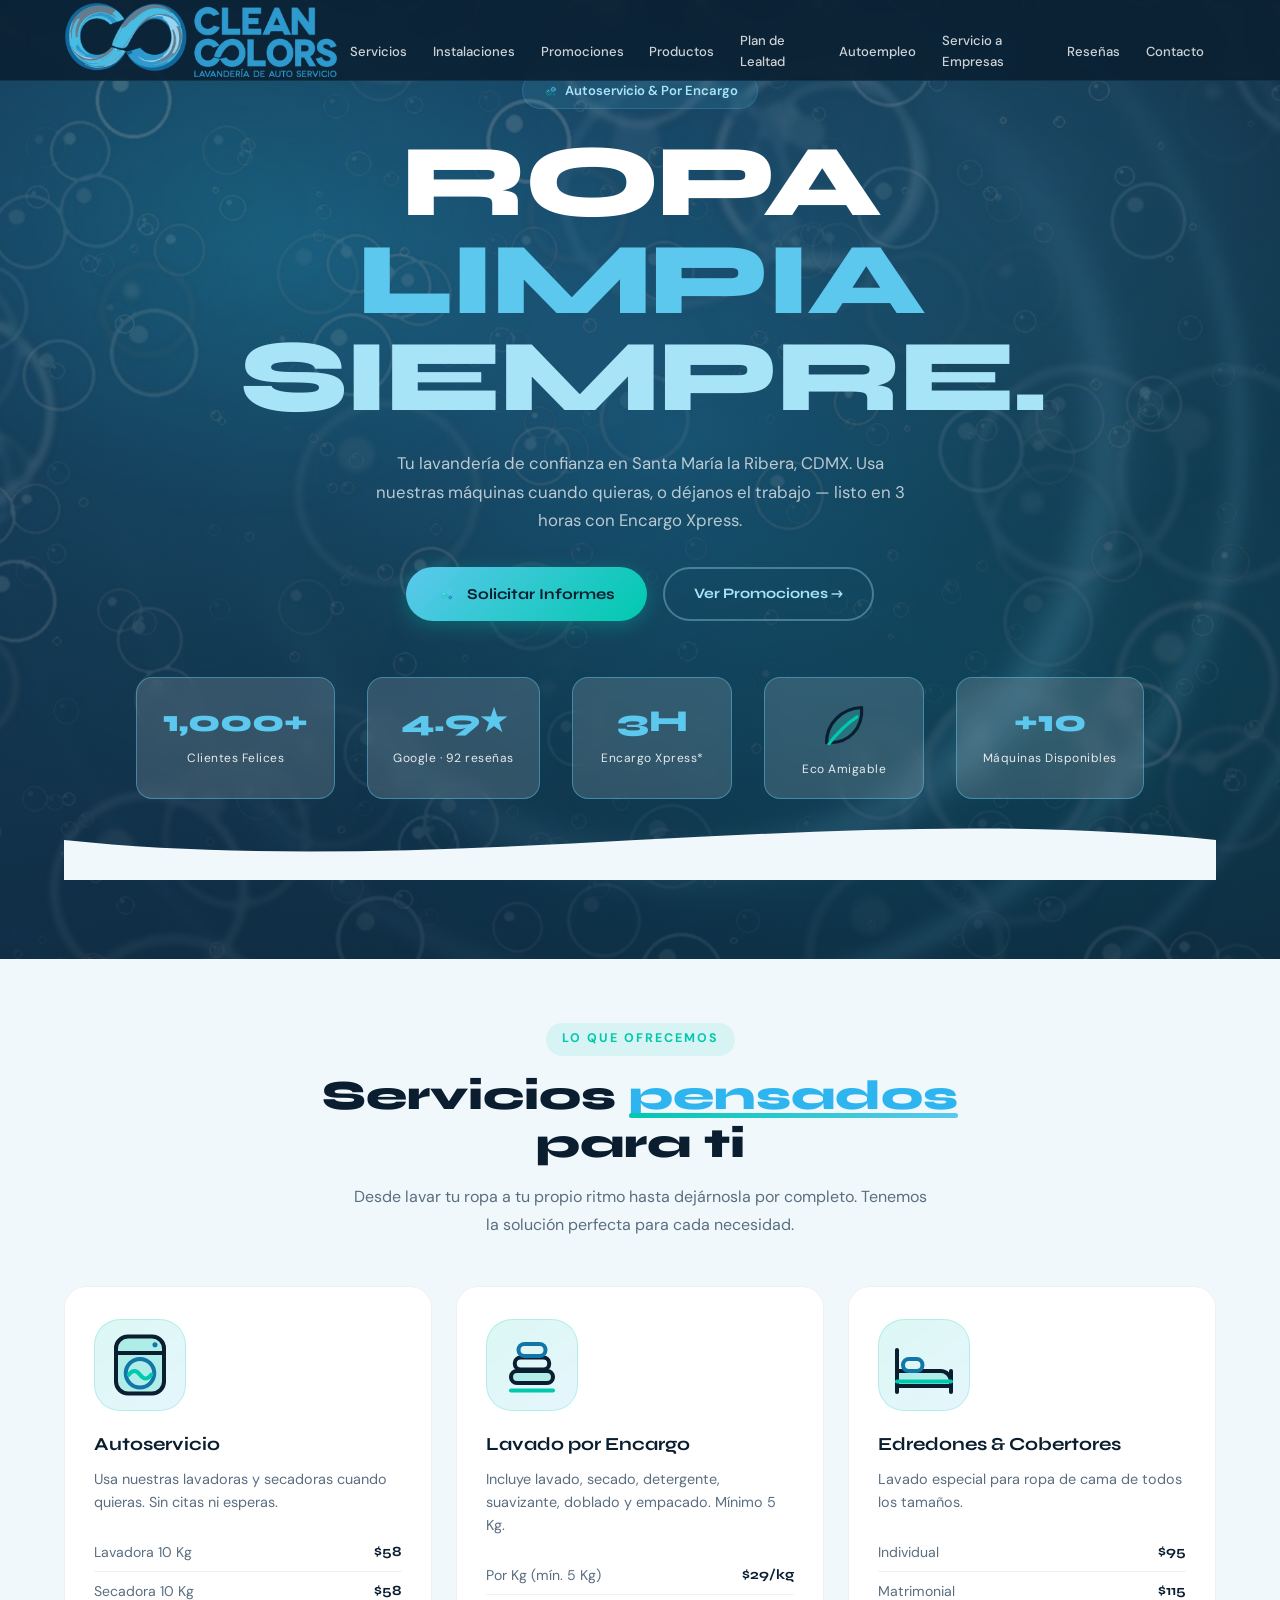
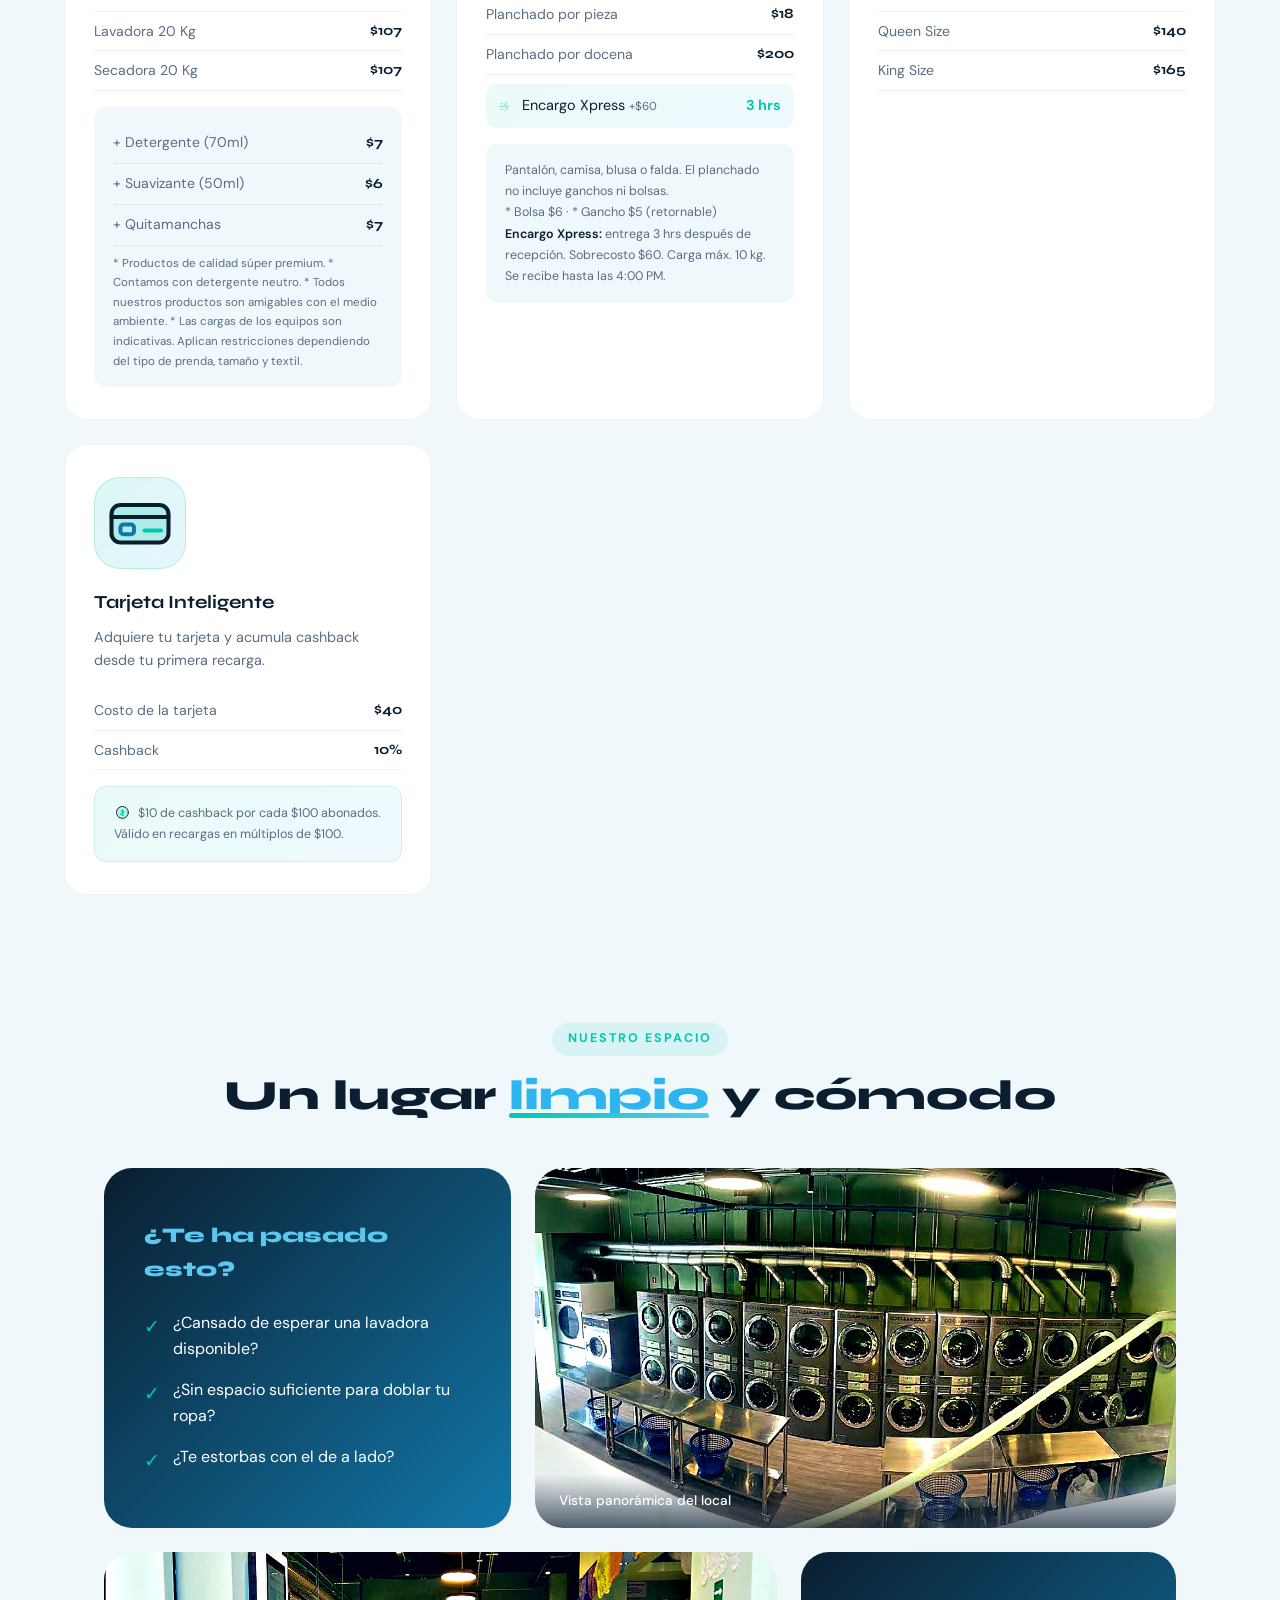
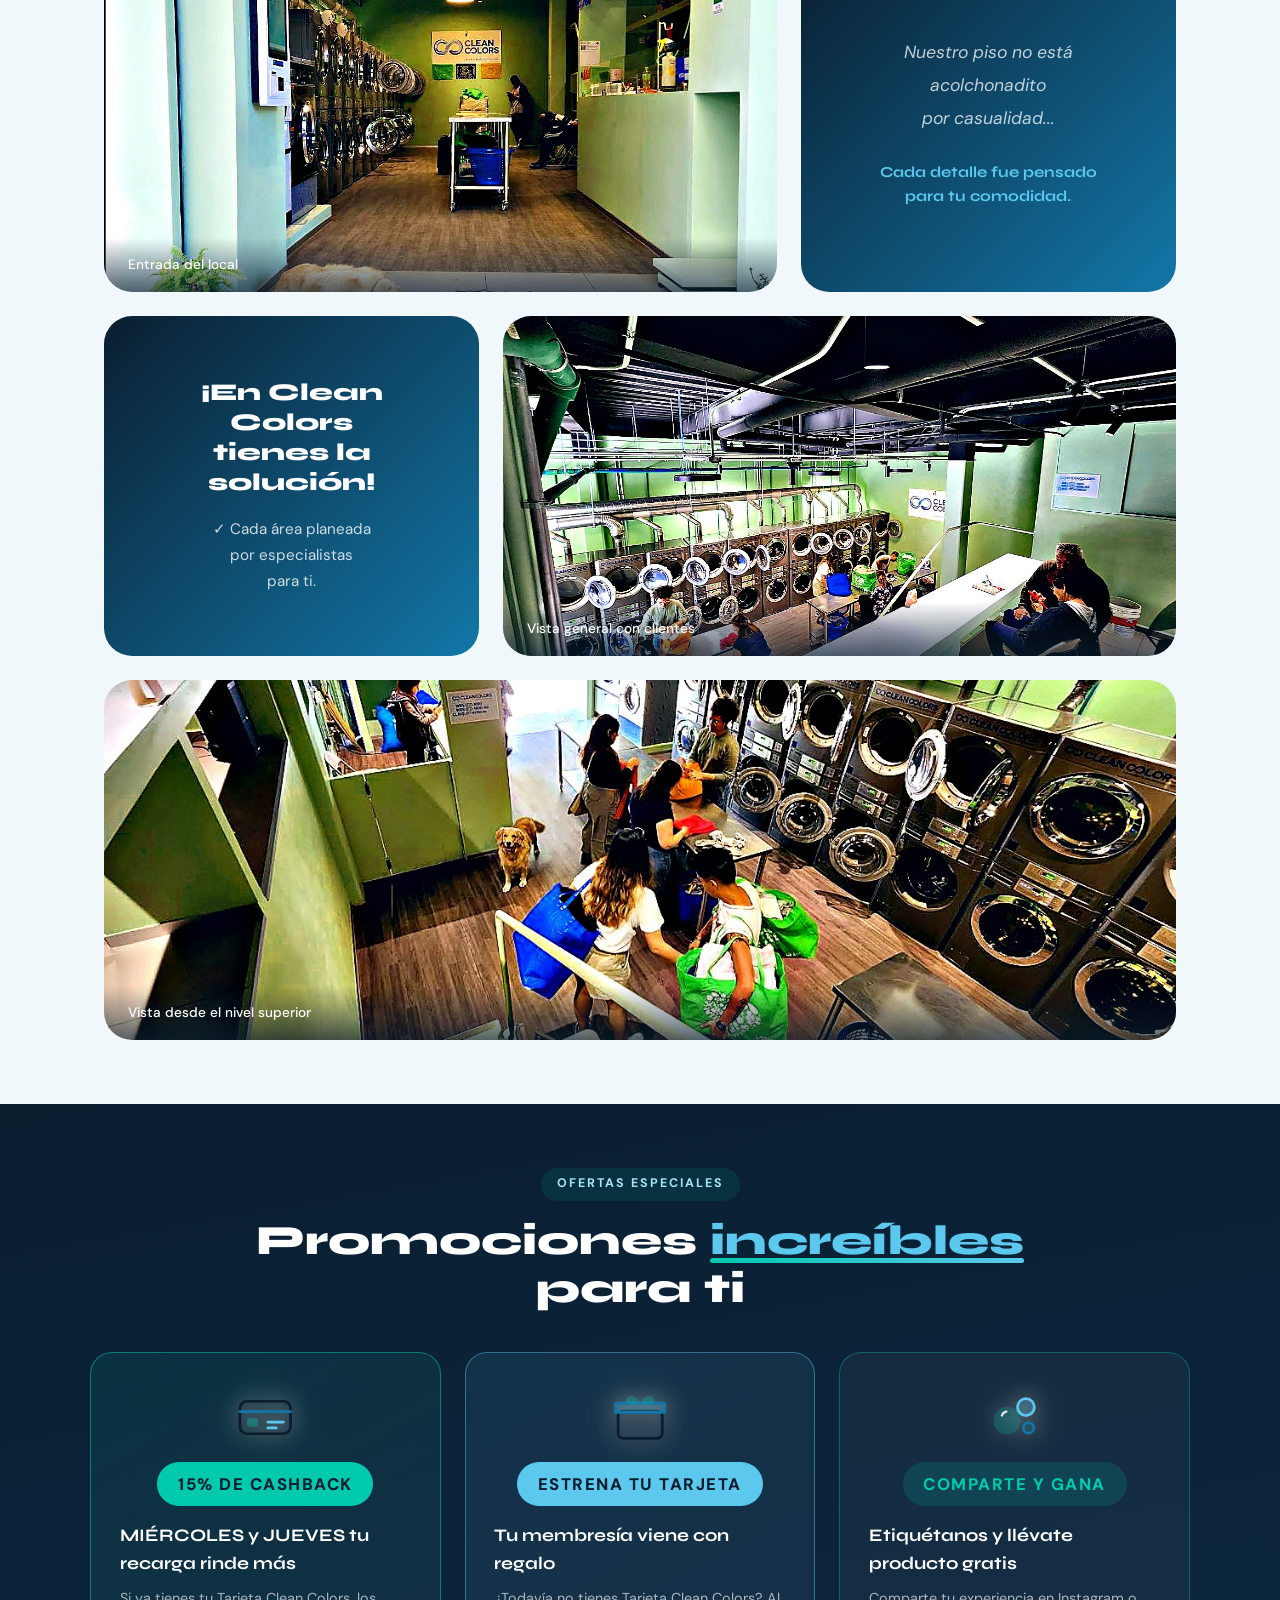
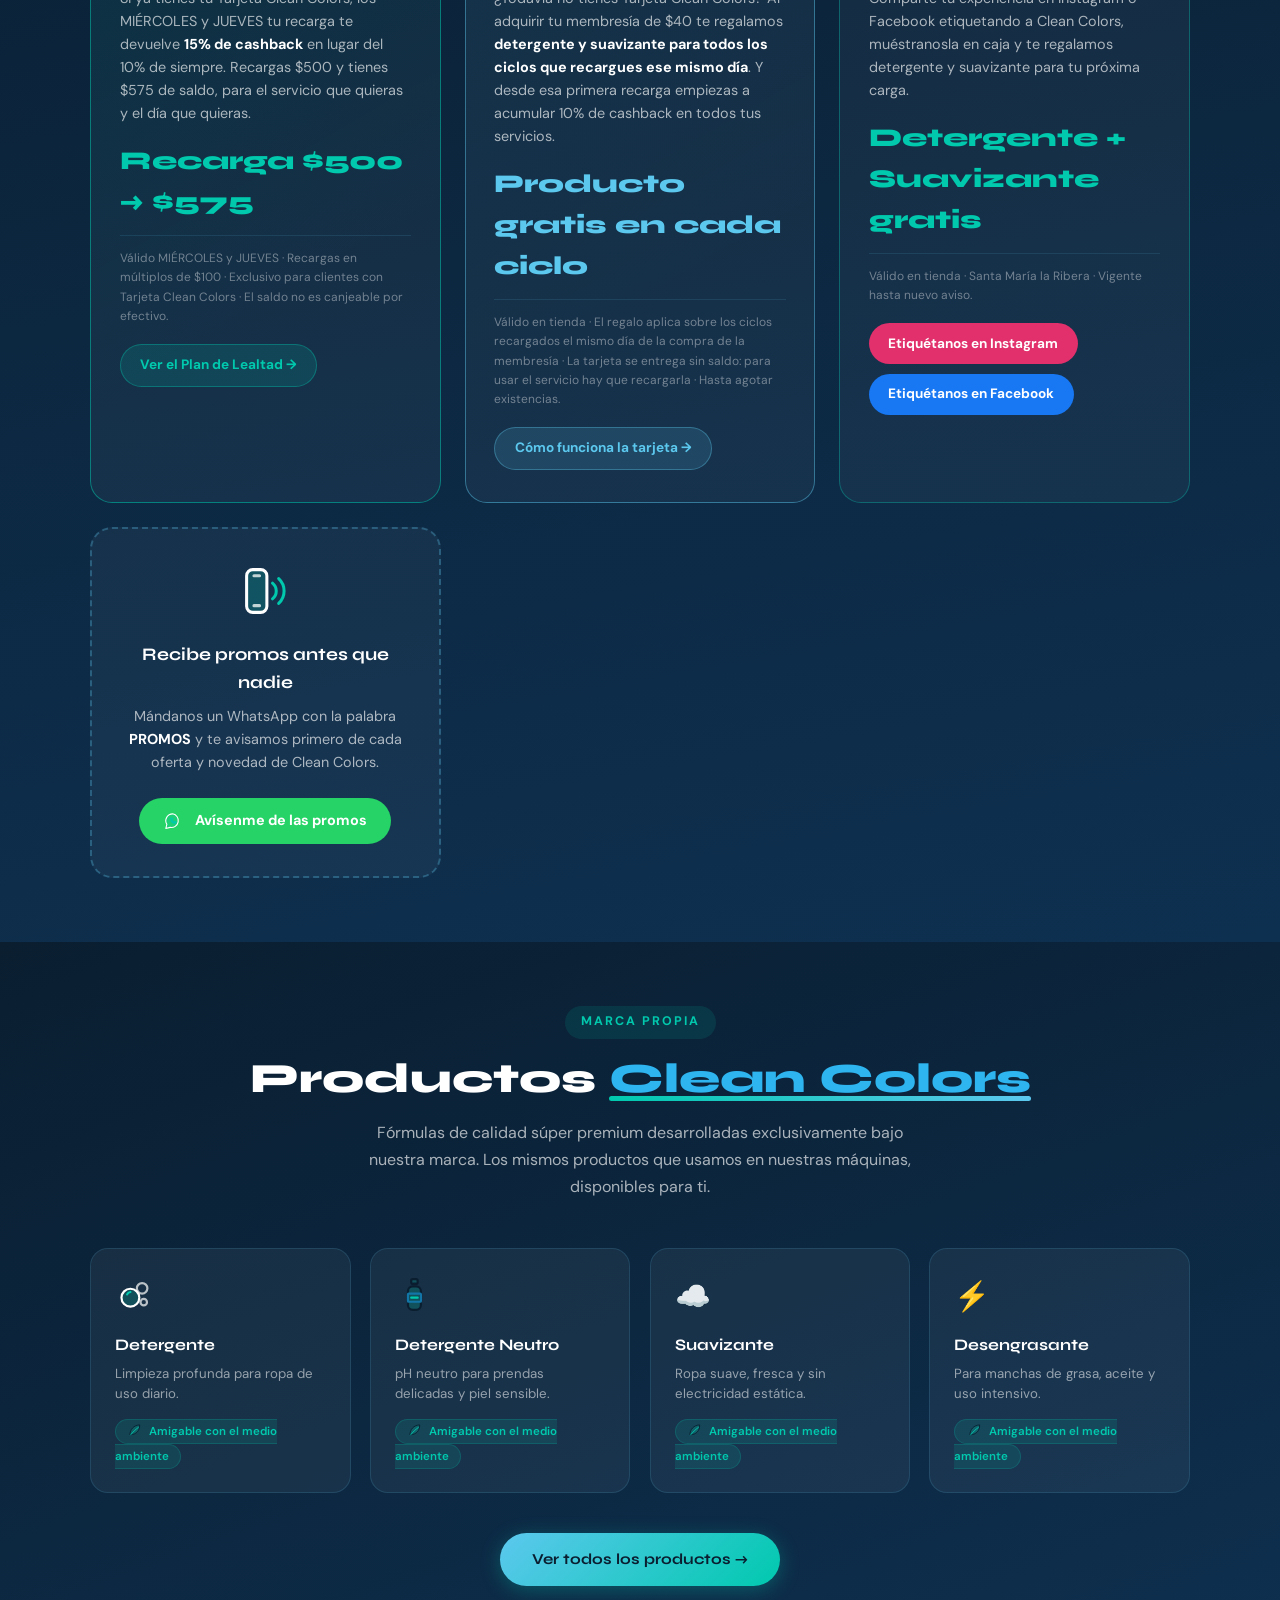
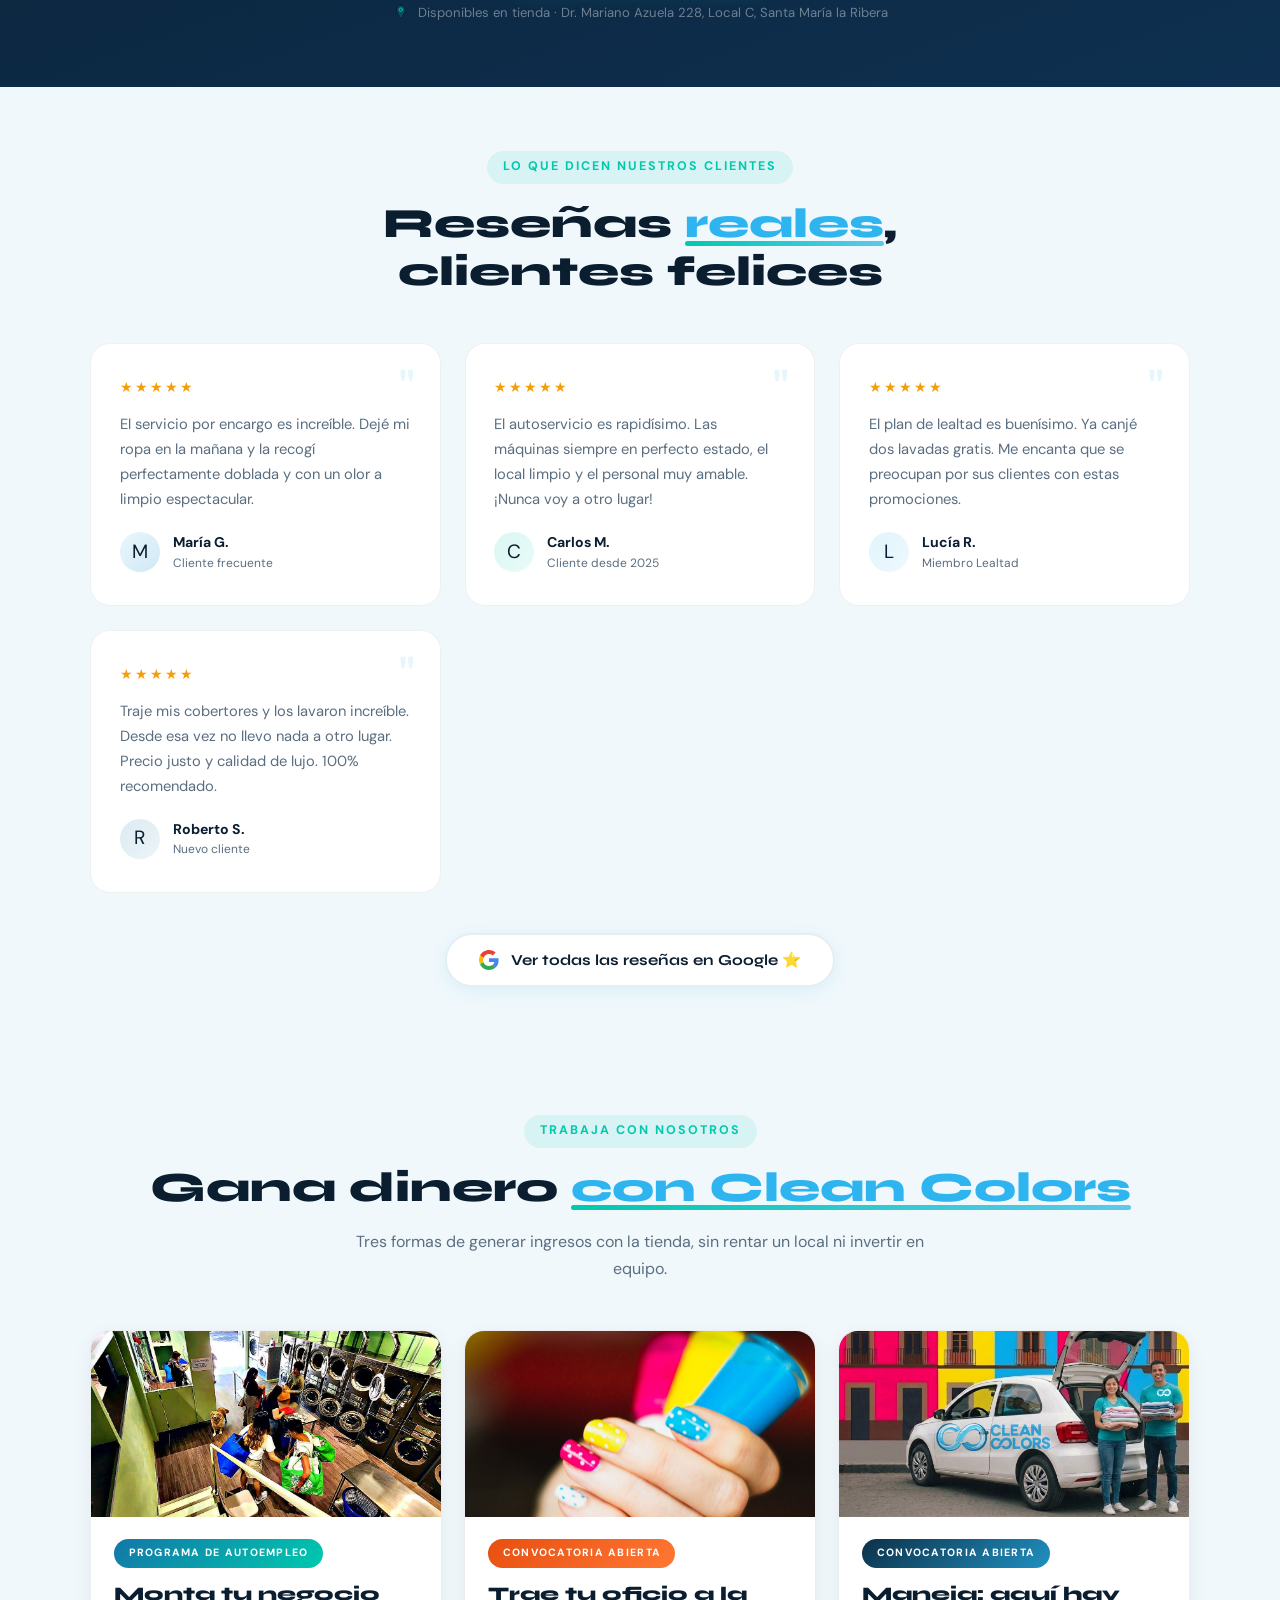
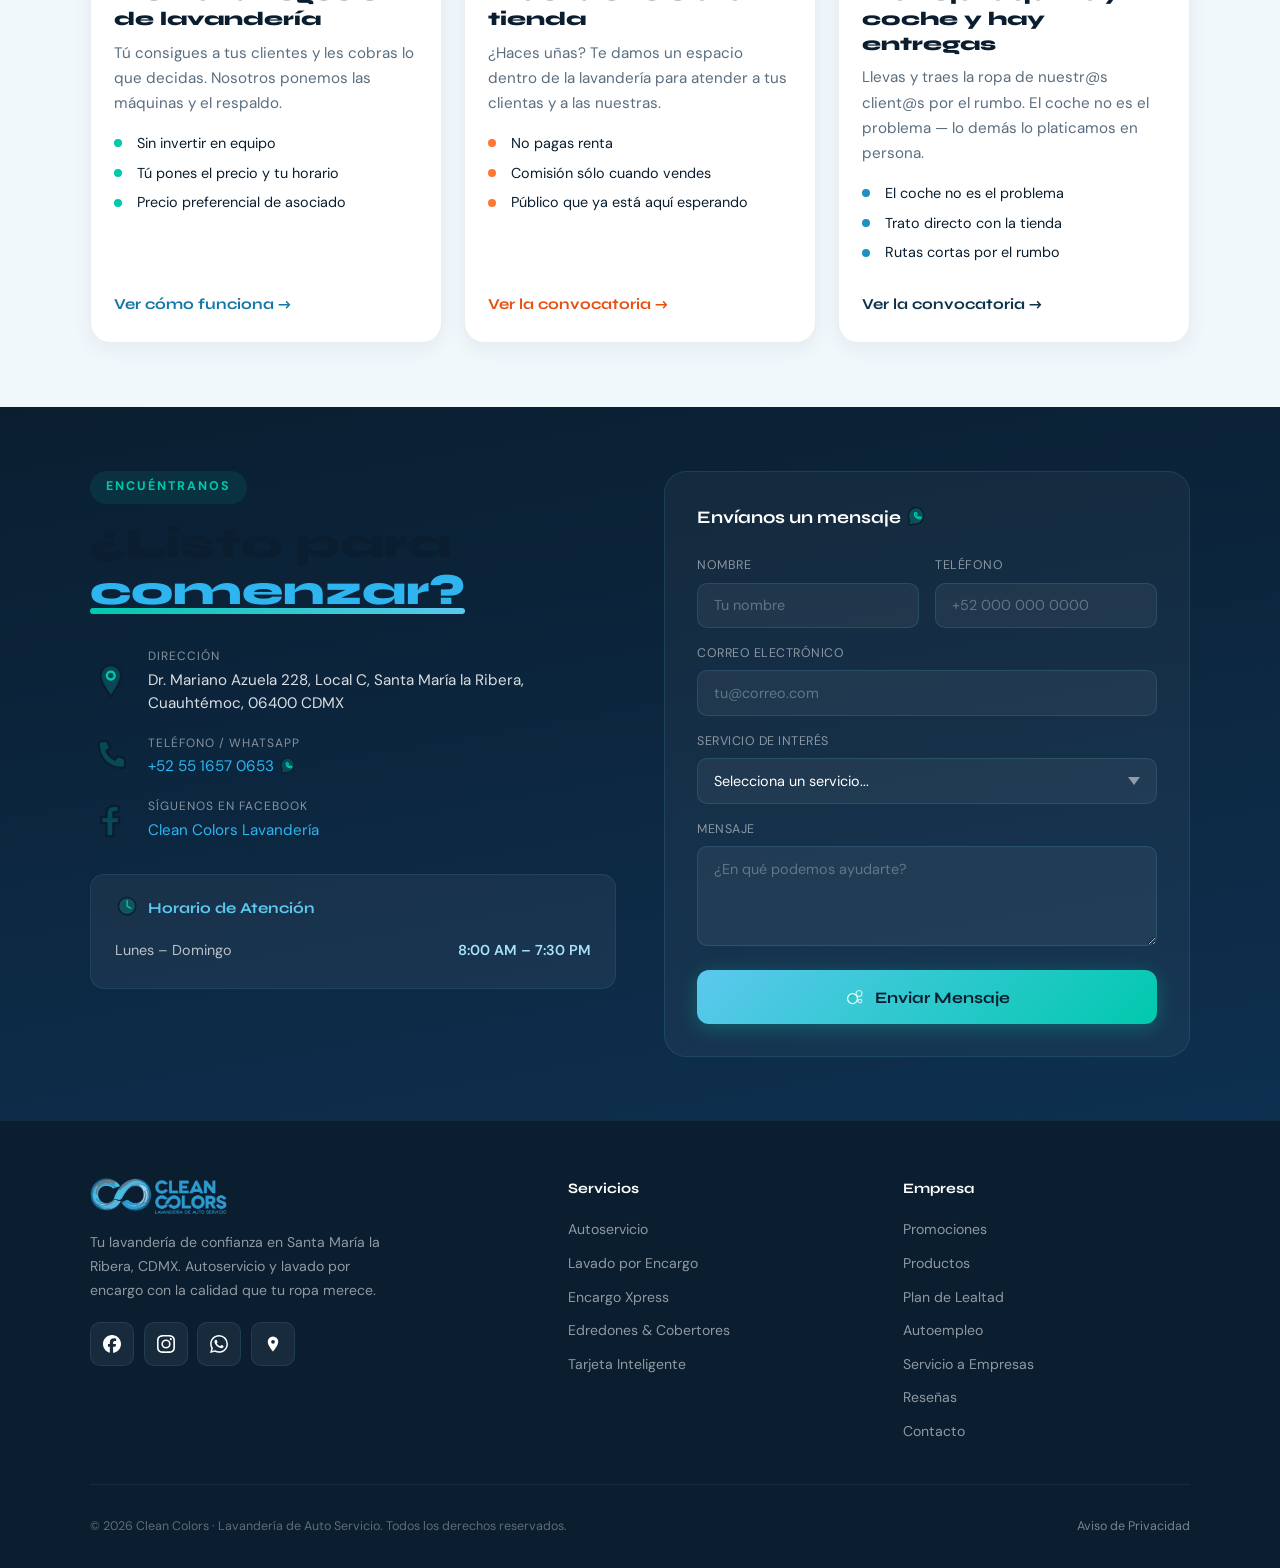
<file: index.html>
<!DOCTYPE html>
<html lang="es">
<head>
  <meta charset="UTF-8"/>
  <meta name="viewport" content="width=device-width, initial-scale=1.0"/>
<title>Clean Colors | Lavandería Autoservicio & Por Encargo</title>
  <meta name="description" content="Lavandería de autoservicio y por encargo en Santa María la Ribera, CDMX. Máquinas de última generación, productos de calidad súper premium y servicio Encargo Xpress en 3 horas."/>
  <link rel="preconnect" href="https://fonts.googleapis.com"/>
  <link rel="preconnect" href="https://fonts.gstatic.com" crossorigin/>
  <link href="https://fonts.googleapis.com/css2?family=Syne:wght@600;700;800&family=DM+Sans:wght@400;500;600;700&display=swap" rel="stylesheet"/>
  <link rel="stylesheet" href="styles.css"/>
  <link rel="icon" href="favicon.ico" sizes="32x32"/>
  <link rel="icon" type="image/png" href="favicon-32.png" sizes="32x32"/>
  <link rel="icon" type="image/png" href="favicon-192.png" sizes="192x192"/>
  <link rel="apple-touch-icon" href="apple-touch-icon.png"/>
  <meta name="theme-color" content="#0A1E30"/>
  <!-- ===== CC-META: vista previa al compartir (WhatsApp, Facebook) ===== -->
  <link rel="canonical" href="https://cleancolors.mx/"/>
  <meta property="og:type" content="website"/>
  <meta property="og:locale" content="es_MX"/>
  <meta property="og:site_name" content="Clean Colors Lavandería"/>
  <meta property="og:url" content="https://cleancolors.mx/"/>
  <meta property="og:title" content="Clean Colors | Lavandería Autoservicio & Por Encargo"/>
  <meta property="og:description" content="Lavandería de autoservicio y por encargo en Santa María la Ribera, CDMX. Máquinas de última generación y servicio Encargo Xpress en 3 horas."/>
  <meta property="og:image" content="https://cleancolors.mx/og-image.jpg"/>
  <meta property="og:image:width" content="1200"/>
  <meta property="og:image:height" content="630"/>
  <meta property="og:image:alt" content="Interior de Clean Colors Lavandería en Santa María la Ribera"/>
  <meta name="twitter:card" content="summary_large_image"/>
  <meta name="twitter:title" content="Clean Colors | Lavandería Autoservicio & Por Encargo"/>
  <meta name="twitter:description" content="Lavandería de autoservicio y por encargo en Santa María la Ribera, CDMX. Máquinas de última generación y servicio Encargo Xpress en 3 horas."/>
  <meta name="twitter:image" content="https://cleancolors.mx/og-image.jpg"/>
  <meta name="robots" content="index, follow"/>
  <meta name="geo.region" content="MX-CMX"/>
  <meta name="geo.placename" content="Santa María la Ribera, Ciudad de México"/>
  <!-- ===== Marcado LocalBusiness — alimenta el paquete local de Google ===== -->
  <script type="application/ld+json">
  {
    "@context": "https://schema.org",
    "@type": "DryCleaningOrLaundry",
    "@id": "https://cleancolors.mx/#negocio",
    "name": "Clean Colors, Lavandería de Autoservicio y por Encargo",
    "description": "Lavandería de autoservicio y por encargo en Santa María la Ribera, CDMX.",
    "url": "https://cleancolors.mx",
    "telephone": "+52-55-1657-0653",
    "image": "https://cleancolors.mx/og-image.jpg",
    "logo": "https://cleancolors.mx/logo.png",
    "priceRange": "$$",
    "currenciesAccepted": "MXN",
    "address": {
      "@type": "PostalAddress",
      "streetAddress": "Dr. Mariano Azuela 228, Local C",
      "addressLocality": "Santa María la Ribera",
      "addressRegion": "Ciudad de México",
      "postalCode": "06400",
      "addressCountry": "MX"
    },
    "areaServed": { "@type": "City", "name": "Ciudad de México" },
    "openingHoursSpecification": [{
      "@type": "OpeningHoursSpecification",
      "dayOfWeek": ["Monday","Tuesday","Wednesday","Thursday","Friday","Saturday","Sunday"],
      "opens": "08:00",
      "closes": "19:30"
    }],
    "sameAs": [
      "https://www.facebook.com/p/Clean-Colors-Lavander%C3%ADa-de-Autoservicio-61575397217774/",
      "https://instagram.com/clean_colors_lavanderia"
    ],
    "parentOrganization": {
      "@type": "Organization",
      "name": "Impulsora Empresarial para el Autoempleo Naralev, S.A. de C.V."
    }
  }
  </script>
  <!-- ===== MEDICIÓN =====
       El ID de Google Analytics vive en UN SOLO lugar: el archivo analytics.js
       Mientras ahí diga G-XXXXXXXXXX, la medición está apagada y no se carga nada. -->
  <script defer src="analytics.js"></script>

  <style>
    /* Botones del nav alineados a la base del logo */
    nav { padding: 0 5% !important; align-items: flex-end !important; }
    /* ===== HERO ANIMADO (ago-2026) =====
       La imagen de fondo vive en #hero::after para poder moverla sin afectar
       al resto. Deriva muy lento, así las burbujas de la foto "flotan".
       El degradado navy va dentro del mismo ::after, encima de la imagen. */
    #hero {
      padding-top: 4.5rem !important;
      justify-content: flex-start !important;
      background: linear-gradient(170deg,#1A3A55 0%,#1E4A70 50%,#153D5A 100%) !important;
      overflow: hidden;
    }
    #hero::after {
      content: ""; position: absolute; inset: -8%; z-index: 0; pointer-events: none;
      background:
        linear-gradient(180deg, rgba(26,58,85,.50) 0%, rgba(20,48,72,.62) 55%, rgba(15,38,60,.74) 100%),
        url('hero-bg.jpg') center center / cover no-repeat;
      animation: cc-flotar 46s ease-in-out infinite alternate;
      will-change: transform;
    }
    @keyframes cc-flotar {
      0%   { transform: scale(1)    translate3d(0,0,0); }
      100% { transform: scale(1.07) translate3d(-1.2%,-2.4%,0); }
    }
    /* El aura queda por encima de la imagen */
    #hero::before { z-index: 1 !important; opacity: .40 !important; }
    #bubbles { opacity: .60 !important; }

    /* Vaivén lateral de las burbujas animadas. Usa margin-left para no pelearse
       con el transform de la animación 'rise' de styles.css */
    @keyframes cc-vaiven {
      0%, 100% { margin-left: calc(var(--vaiven, 20px) * -1); }
      50%      { margin-left: var(--vaiven, 20px); }
    }
    #bubbles .bubble {
      animation-name: rise, cc-vaiven;
      animation-timing-function: linear, ease-in-out;
      animation-iteration-count: infinite, infinite;
    }

    @media (prefers-reduced-motion: reduce) {
      #hero::after { animation: none; }
      #bubbles .bubble { animation-name: rise; }
    }
    .nav-logo img { height: 55px !important; width: auto !important; }
    @media(max-width:768px) {
      nav { padding: 0 5% !important; align-items: flex-end !important; }
      #hero { padding-top: 3.5rem !important; }
      #hero::after {
        background:
          linear-gradient(180deg, rgba(24,54,80,.58) 0%, rgba(18,44,68,.68) 55%, rgba(14,36,58,.78) 100%),
          url('hero-bg-movil.jpg') center center / cover no-repeat;
        animation-duration: 60s;
      }
      .nav-logo img { height: 45px !important; }
    }
      .badge { background: rgba(255,255,255,.14) !important; border: 1px solid rgba(92,200,238,.45) !important; min-width: 160px !important; padding: 1.2rem 1.6rem !important; }
    .badge-label { color: rgba(255,255,255,.88) !important; }
    .badge-num { font-size: 1.9rem !important; }
  

    /* ===== SET DE ICONOS (ago-2026) — sustituye los SVG planos y los emojis ===== */
    .svc-icon {
      display: inline-flex; align-items: center; justify-content: center;
      width: 104px; height: 104px; padding: 18px; border-radius: 26px;
      background: linear-gradient(140deg, rgba(0,201,174,.14), rgba(46,181,240,.12));
      border: 1px solid rgba(0,201,174,.20);
      transition: transform .35s cubic-bezier(.2,.7,.2,1), box-shadow .35s, background .35s;
    }
    .svc-card:hover .svc-icon {
      transform: translateY(-4px) rotate(-4deg);
      box-shadow: 0 14px 30px rgba(0,201,174,.22);
      background: linear-gradient(140deg, rgba(0,201,174,.24), rgba(46,181,240,.18));
    }

/* >>> CC realce (inicio) <<< */
:root{--cc-a1:#5CC8EE;--cc-a2:#00C9AE;--cc-shadow:rgba(0,201,174,.16);--cc-aura1:rgba(0,201,174,.20);--cc-aura2:rgba(92,200,238,.22);}
/* ============================================================
   REALCE VISUAL — jul 2026 (solo estetica; NO cambia contenido)
   Acento por-pagina via --cc-a1 / --cc-a2 / --cc-shadow (se define arriba por pagina).
   Para revertir: borra el bloque ">>> CC realce <<<" y el <script> de realce.
   ============================================================ */

/* Logo del nav mas grande (para legibilidad del tagline): 80 escritorio · 64 movil */
.nav-logo img{height:80px!important;width:auto!important}
@media(max-width:768px){.nav-logo img{height:64px!important}}

/* Barra de progreso de lectura */
#cc-progress{position:fixed;top:0;left:0;height:3px;width:0;z-index:2000;pointer-events:none;
  background:linear-gradient(90deg,var(--cc-a1,#5CC8EE),var(--cc-a2,#00C9AE));box-shadow:0 0 12px var(--cc-shadow,rgba(0,201,174,.5))}

/* Nav se solidifica al hacer scroll */
nav.cc-scrolled{background:rgba(10,30,48,.94)!important;box-shadow:0 8px 26px rgba(0,0,0,.30)}

/* Reveal al entrar en viewport (clase agregada por JS; sin JS todo se ve normal) */
.cc-reveal{opacity:0;transform:translateY(26px);
  transition:opacity .7s cubic-bezier(.2,.7,.2,1),transform .7s cubic-bezier(.2,.7,.2,1);will-change:opacity,transform}
.cc-reveal.cc-in{opacity:1;transform:none}

/* Tarjetas genericas (cualquier pagina): elevar + sombra en el tono de la pagina */
.cc-card.cc-in{transition:transform .3s cubic-bezier(.2,.7,.2,1),box-shadow .35s}
.cc-card.cc-in:hover{transform:translateY(-6px);box-shadow:0 18px 44px var(--cc-shadow,rgba(0,201,174,.18))}

/* Botones: barrido de luz al pasar el cursor */
.btn-primary,.form-btn{position:relative;overflow:hidden;isolation:isolate}
.btn-primary::after,.form-btn::after{content:"";position:absolute;top:0;left:-130%;width:55%;height:100%;z-index:1;pointer-events:none;
  background:linear-gradient(100deg,transparent,rgba(255,255,255,.5),transparent);transform:skewX(-18deg)}
.btn-primary:hover::after,.form-btn:hover::after{animation:cc-shine .8s ease}
@keyframes cc-shine{to{left:150%}}

/* Subrayado animado del enfasis en titulos */
.s-title em,.s-title strong{position:relative;display:inline-block}
.s-title em::after,.s-title strong::after{content:"";position:absolute;left:0;right:0;bottom:.04em;height:.13em;border-radius:4px;
  background:linear-gradient(90deg,var(--cc-a2,#00C9AE),var(--cc-a1,#5CC8EE));transform:scaleX(0);transform-origin:left;transition:transform .6s .15s cubic-bezier(.2,.7,.2,1)}
.s-title.cc-in em::after,.s-title.cc-in strong::after{transform:scaleX(1)}

/* Campos de formulario: halo al enfocar */
.fg input:focus,.fg select:focus,.fg textarea:focus{box-shadow:0 0 0 3px var(--cc-shadow,rgba(46,181,240,.16))}

/* ===== detalles finos SOLO index (estas clases no existen en paginas internas) ===== */
#hero::before{content:"";position:absolute;inset:0;z-index:0;pointer-events:none;
  background:
    radial-gradient(38% 48% at 18% 22%,var(--cc-aura1,rgba(0,201,174,.20)),transparent 70%),
    radial-gradient(44% 54% at 82% 18%,var(--cc-aura2,rgba(92,200,238,.22)),transparent 72%),
    radial-gradient(50% 60% at 62% 82%,rgba(18,119,168,.20),transparent 72%);
  animation:cc-aurora 20s ease-in-out infinite alternate}
@keyframes cc-aurora{0%{transform:scale(1) translate(0,0)}50%{transform:scale(1.1) translate(2%,-2%)}100%{transform:scale(1.05) translate(-2%,1%)}}
#hero>.bubbles{z-index:1}
#hero>.hero-content,#hero>.hero-badges,#hero>.hero-wave{position:relative;z-index:2}
.hero-tag{animation:cc-glow 3.6s ease-in-out infinite}
@keyframes cc-glow{0%,100%{box-shadow:0 0 0 rgba(92,200,238,0)}50%{box-shadow:0 0 20px rgba(92,200,238,.35)}}
.badge{transition:transform .3s,box-shadow .3s,border-color .3s!important}
.badge:hover{transform:translateY(-5px)!important;border-color:rgba(0,201,174,.5)!important;box-shadow:0 14px 32px rgba(0,201,174,.20)!important}
.svc-card{position:relative;overflow:hidden}
.svc-card::before{content:"";position:absolute;top:0;left:0;right:0;height:3px;z-index:1;
  background:linear-gradient(90deg,var(--cc-a1,#5CC8EE),var(--cc-a2,#00C9AE));transform:scaleX(0);transform-origin:left;transition:transform .45s ease}
.svc-card:hover::before{transform:scaleX(1)}
.svc-card:hover{box-shadow:0 20px 46px rgba(0,201,174,.16)!important;border-color:rgba(0,201,174,.28)!important}
.svc-icon-wrap{transition:transform .45s ease}
.svc-card:hover .svc-icon-wrap{transform:translateY(-3px) scale(1.04)}
.svc-card .price-val{transition:color .2s}
.svc-card:hover .price-val{color:var(--blue-dark)}
.promo:hover{box-shadow:0 16px 42px rgba(0,201,174,.14)!important}
.testi{overflow:hidden}
.testi::before{content:"";position:absolute;left:0;top:0;bottom:0;width:3px;z-index:1;
  background:linear-gradient(180deg,var(--cc-a1,#5CC8EE),var(--cc-a2,#00C9AE));transform:scaleY(0);transform-origin:top;transition:transform .4s ease}
.testi:hover::before{transform:scaleY(1)}
.gi{transition:box-shadow .4s,transform .4s}
.gi:hover{box-shadow:0 22px 52px rgba(10,30,48,.30)}
.gi-overlay{transition:padding .3s,background .3s}
.gi:hover .gi-overlay{padding-bottom:1.4rem;background:linear-gradient(transparent,rgba(10,30,48,.88))}
/* >>> CC realce (fin) <<< */

  
    /* ===== Set de iconos — el icono mide 1em y hereda el tamaño que tenía el emoji.
       Así el acomodo de cada tarjeta queda EXACTAMENTE como estaba. ===== */
    :root { --i1:#0A1E30; --i2:#1277A8; --i3:#00C9AE; }
    .cc-ico { width:1.6em; height:1.6em; display:inline-block; vertical-align:-.34em; flex-shrink:0; }
    .cc-ico-inline { width:1.35em; height:1.35em; vertical-align:-.28em; margin-right:.3em; }
    /* la pastilla de servicios sí lleva medida propia: es un contenedor, no texto */
    .svc-icon { display:inline-flex; align-items:center; justify-content:center;
                width:92px; height:92px; padding:18px; border-radius:26px;
                background:linear-gradient(140deg,rgba(0,201,174,.14),rgba(46,181,240,.12));
                border:1px solid rgba(0,201,174,.20);
                transition:transform .35s cubic-bezier(.2,.7,.2,1), box-shadow .35s, background .35s; }
    .svc-icon .cc-ico { width:72px; height:72px; }
    .svc-card:hover .svc-icon { transform:translateY(-4px) rotate(-4deg);
                box-shadow:0 14px 30px rgba(0,201,174,.22);
                background:linear-gradient(140deg,rgba(0,201,174,.24),rgba(46,181,240,.18)); }

  
    /* La hojita del indicador Eco va sola en su recuadro: se dimensiona como
       los números vecinos (1,000+ / 4.9★), no como texto en línea. */
    .badge-num .cc-ico { width:1.85em; height:1.85em; vertical-align:-.38em; margin-right:0; }

  
    /* ===== Iconos de PROMOCIONES =====
       Van sobre fondo navy: se pintan en blanco con acento turquesa.
       Los tres van centrados ARRIBA de la pastilla y del texto.
       El halo blanco los separa del fondo oscuro y mejora la lectura. */
    #promociones .cc-ico {
      --i1: #ffffff;
      --i2: rgba(255,255,255,.75);
      --i3: #00C9AE;
    }
    .promo-top {
      flex-direction: column;
      align-items: center;
      text-align: center;
      gap: .9rem;
    }
    .promo-icon {
      display: inline-flex; align-items: center; justify-content: center;
      width: 3.9rem; height: 3.9rem; flex-shrink: 0; line-height: 1;
    }
    .promo-icon .cc-ico {
      width: 3.9rem; height: 3.9rem;
      vertical-align: middle; margin: 0;
      filter: drop-shadow(0 0 10px rgba(255,255,255,.55))
              drop-shadow(0 0 22px rgba(255,255,255,.28))
              drop-shadow(0 3px 6px rgba(0,0,0,.35));
    }

  
    /* ===== Iconos del bloque de contacto y del pie =====
       Antes heredaban el tamaño del texto (1.3rem en contacto, aún menos
       en el pie) y quedaban diminutos. Aquí llevan medida propia. */
    .c-ico { font-size: 0 !important; width: 2.6rem; height: 2.6rem; margin-top: 0; }
    .c-ico .cc-ico { width: 2.6rem; height: 2.6rem; vertical-align: middle; margin: 0; }
    .c-item { align-items: center; }

    .c-hours h4 .cc-ico { width: 1.6em; height: 1.6em; vertical-align: -.36em; }

    .f-soc { display: inline-flex !important; align-items: center; justify-content: center;
             width: 44px; height: 44px; font-size: 0 !important; }
    .f-soc .cc-ico { width: 24px; height: 24px; vertical-align: middle; margin: 0; }

    /* Nav fijo de 81 px: sin esto el salto de ancla deja el título tapado. */
    #gana-dinero { scroll-margin-top: 110px; }

    /* ===== DOS PUERTAS · autoempleo (13-ago-2026) =====
       Copia exacta del bloque de autoempleo.html. Si se toca allá, tocarlo aquí. */
    .cc-puertas{background:var(--off-white);padding:4rem 5%}
    .cc-puertas-wrap{max-width:1100px;margin:0 auto}
    .cc-puertas-grid{display:grid;grid-template-columns:repeat(auto-fit,minmax(290px,1fr));gap:1.4rem;align-items:stretch;margin-top:2.4rem}
    .cc-puerta{display:flex;flex-direction:column;background:#fff;border-radius:20px;overflow:hidden;
      text-decoration:none;color:inherit;border:1.5px solid rgba(10,30,48,.08);
      box-shadow:0 6px 20px rgba(10,30,48,.06);
      transition:transform .28s,box-shadow .28s,border-color .28s}
    .cc-puerta:hover{transform:translateY(-6px);box-shadow:0 18px 42px rgba(10,30,48,.15)}
    .cc-puerta-foto{height:186px;overflow:hidden}
    .cc-puerta-foto img{display:block;width:100%;height:100%;object-fit:cover}
    .cc-puerta-cuerpo{padding:1.4rem 1.45rem 1.6rem;display:flex;flex-direction:column;flex:1}
    .cc-puerta-tag{align-self:flex-start;font-size:.66rem;font-weight:700;letter-spacing:.12em;
      text-transform:uppercase;padding:.38rem .9rem;border-radius:50px;color:#fff;margin-bottom:.85rem}
    .cc-puerta h3{font-family:'Syne',sans-serif;font-weight:800;font-size:1.2rem;color:var(--navy);
      margin:0 0 .55rem;line-height:1.3}
    .cc-puerta p{font-size:.95rem;color:var(--gray);line-height:1.65;margin:0 0 1rem}
    .cc-puerta ul{list-style:none;margin:0 0 1.3rem;padding:0}
    .cc-puerta li{font-size:.9rem;color:var(--navy);padding-left:1.4rem;position:relative;margin-bottom:.42rem}
    .cc-puerta li::before{content:'';position:absolute;left:0;top:.52em;width:8px;height:8px;border-radius:50%}
    .cc-puerta-cta{margin-top:auto;font-family:'Syne',sans-serif;font-weight:700;font-size:.95rem}
    .cc-puerta-a .cc-puerta-tag{background:linear-gradient(135deg,#1277A8,#00C9AE)}
    .cc-puerta-a li::before{background:#00C9AE}
    .cc-puerta-a .cc-puerta-cta{color:#1277A8}
    .cc-puerta-a:hover{border-color:rgba(0,201,174,.45)}
    .cc-puerta-b .cc-puerta-tag{background:linear-gradient(135deg,#E84F10,#FF7733)}
    .cc-puerta-b li::before{background:#FF7733}
    .cc-puerta-b .cc-puerta-cta{color:#E84F10}
    .cc-puerta-b:hover{border-color:rgba(232,79,16,.45)}
    .cc-puerta-c .cc-puerta-tag{background:linear-gradient(135deg,#0C314A,#2090C0)}
    .cc-puerta-c li::before{background:#2090C0}
    .cc-puerta-c .cc-puerta-cta{color:#0C314A}
    .cc-puerta-c:hover{border-color:rgba(32,144,192,.45)}
    /* La foto de la puerta C se ancla abajo: el recorte se come el cielo de
       arriba y nunca los pies de las dos personas, que cortados se ven mal. */
    .cc-puerta-c .cc-puerta-foto img{object-position:50% 100%}
    @media(max-width:768px){
      .cc-puertas-grid{grid-template-columns:1fr}
      .cc-puerta-foto{height:180px}
    }

  </style>
</head>
<body>
<nav>
  <a href="index.html" class="nav-logo">
    <img src="logo.png" alt="Clean Colors Logo"/>
  </a>
  <button class="nav-hamburger" id="nav-hamburger" aria-label="Abrir menú" aria-expanded="false">
    <span></span><span></span><span></span>
  </button>
  <ul class="nav-links" id="nav-links">
    <li><a href="#servicios">Servicios</a></li>
    <li><a href="#instalaciones">Instalaciones</a></li>
    <li><a href="#promociones">Promociones</a></li>
    <li><a href="productos.html">Productos</a></li>
    <li><a href="lealtad.html">Plan de Lealtad</a></li>
    <li><a href="autoempleo.html">Autoempleo</a></li>
    <li><a href="empresas.html">Servicio a Empresas</a></li>
    <li><a href="#testimonios">Reseñas</a></li>
    <li><a href="#contacto">Contacto</a></li>
  </ul>
</nav>
<div class="nav-overlay" id="nav-overlay"></div>

<section id="hero">
  <div class="bubbles" id="bubbles"></div>
  <div class="hero-glow"></div>
  <div class="hero-content">
    <div class="hero-tag"><svg class="cc-ico cc-ico-inline" style="width:1.15em;height:1.15em" viewBox="0 0 96 96" fill="none" aria-hidden="true"><g stroke-width="5.4" stroke-linecap="round" stroke-linejoin="round"><circle cx="37" cy="55" r="21" fill="#00C9AE" fill-opacity=".22"/>
<circle cx="37" cy="55" r="21" stroke="url(#gt)" stroke-width="4.2"/>
<circle cx="66" cy="34" r="13" fill="#5CC8EE" fill-opacity=".26"/>
<circle cx="66" cy="34" r="13" stroke="#5CC8EE" stroke-width="4.2"/>
<circle cx="70" cy="66" r="8" fill="#1277A8" fill-opacity=".20"/>
<circle cx="70" cy="66" r="8" stroke="#1277A8" stroke-width="4.2"/>
<path d="M29 47a9 9 0 0 1 7-6" stroke="#fff" stroke-width="3.4" stroke-linecap="round" opacity=".85"/></g></svg> Autoservicio &amp; Por Encargo</div>
    <h1 class="hero-h1">ROPA<br><span class="t1">LIMPIA</span><br><span class="t2">SIEMPRE.</span></h1>
    <p class="hero-sub">Tu lavandería de confianza en Santa María la Ribera, CDMX. Usa nuestras máquinas cuando quieras, o déjanos el trabajo — listo en 3 horas con Encargo Xpress.</p>
    <div class="hero-btns">
      <a href="#contacto" class="btn-primary"><svg class="cc-ico cc-ico-inline" style="width:1.1em;height:1.1em" viewBox="0 0 96 96" fill="none" aria-hidden="true"><g stroke-width="5.4" stroke-linecap="round" stroke-linejoin="round"><circle cx="37" cy="55" r="21" fill="#00C9AE" fill-opacity=".22"/>
<circle cx="37" cy="55" r="21" stroke="url(#gt)" stroke-width="4.2"/>
<circle cx="66" cy="34" r="13" fill="#5CC8EE" fill-opacity=".26"/>
<circle cx="66" cy="34" r="13" stroke="#5CC8EE" stroke-width="4.2"/>
<circle cx="70" cy="66" r="8" fill="#1277A8" fill-opacity=".20"/>
<circle cx="70" cy="66" r="8" stroke="#1277A8" stroke-width="4.2"/>
<path d="M29 47a9 9 0 0 1 7-6" stroke="#fff" stroke-width="3.4" stroke-linecap="round" opacity=".85"/></g></svg> Solicitar Informes</a>
      <a href="#promociones" class="btn-outline">Ver Promociones →</a>
    </div>
  </div>
  <div class="hero-badges">
    <div class="badge"><div class="badge-num">1,000+</div><div class="badge-label">Clientes Felices</div></div>
    <div class="badge"><div class="badge-num">4.9★</div><div class="badge-label">Google · 92 reseñas</div></div>
    <div class="badge"><div class="badge-num">3H</div><div class="badge-label">Encargo Xpress*</div></div>
    <div class="badge"><div class="badge-num"><svg class="cc-ico cc-ico-inline" viewBox="0 0 96 96" fill="none" aria-hidden="true"><g stroke-width="5.4" stroke-linecap="round" stroke-linejoin="round"><path d="M18 78C18 46 42 20 78 18c2 36-22 60-54 60z" fill="var(--i3,#00C9AE)" fill-opacity=".22"/><path d="M18 78C18 46 42 20 78 18c2 36-22 60-54 60z" stroke="var(--i1,#0A1E30)"/><path d="M22 80C36 62 52 46 70 34" stroke="var(--i3,#00C9AE)"/></g></svg> </div><div class="badge-label">Eco Amigable</div></div>
    <div class="badge"><div class="badge-num">+10</div><div class="badge-label">Máquinas Disponibles</div></div>
  </div>
  <svg class="hero-wave" viewBox="0 0 1440 80" preserveAspectRatio="none" xmlns="http://www.w3.org/2000/svg">
    <path d="M0,40 C480,80 960,0 1440,40 L1440,80 L0,80 Z" fill="#F0F8FC"/>
  </svg>
</section>

<section id="servicios">
  <div class="s-header">
    <div class="s-label">Lo que ofrecemos</div>
    <h2 class="s-title">Servicios <em>pensados</em><br>para ti</h2>
    <p class="s-desc">Desde lavar tu ropa a tu propio ritmo hasta dejárnosla por completo. Tenemos la solución perfecta para cada necesidad.</p>
  </div>
  <div class="services-grid">

    <!-- AUTOSERVICIO -->
    <div class="svc-card">
      <div class="svc-icon-wrap"><span class="svc-icon"><svg class="cc-ico" viewBox="0 0 96 96" fill="none" aria-hidden="true"><g stroke-width="5.4" stroke-linecap="round" stroke-linejoin="round"><rect x="16" y="10" width="64" height="76" rx="16" fill="var(--i3,#00C9AE)" fill-opacity=".22"/><rect x="16" y="10" width="64" height="76" rx="16" stroke="var(--i1,#0A1E30)"/><path d="M16 32h64" stroke="var(--i1,#0A1E30)"/><circle cx="48" cy="59" r="19" stroke="var(--i2,#1277A8)"/><path d="M33 61c5-6.5 10-6.5 15 0s10 6.5 15 0" stroke="var(--i3,#00C9AE)"/><circle cx="68" cy="21" r="3.4" fill="var(--i2,#1277A8)"/></g></svg></span></div>
      <h3 class="svc-name">Autoservicio</h3>
      <p class="svc-desc">Usa nuestras lavadoras y secadoras cuando quieras. Sin citas ni esperas.</p>
      <div style="margin-top:1.2rem;">
        <div class="price-row"><span>Lavadora 10 Kg</span><span class="price-val">$58</span></div>
        <div class="price-row"><span>Secadora 10 Kg</span><span class="price-val">$58</span></div>
        <div class="price-row"><span>Lavadora 20 Kg</span><span class="price-val">$107</span></div>
        <div class="price-row"><span>Secadora 20 Kg</span><span class="price-val">$107</span></div>
      </div>
      <div class="price-note" style="margin-top:1rem;">
        <div class="price-row"><span>+ Detergente (70ml)</span><span class="price-val">$7</span></div>
        <div class="price-row"><span>+ Suavizante (50ml)</span><span class="price-val">$6</span></div>
        <div class="price-row"><span>+ Quitamanchas</span><span class="price-val">$7</span></div>
        <div style="font-size:.72rem;margin-top:.5rem;color:var(--gray);">* Productos de calidad súper premium. * Contamos con detergente neutro. * Todos nuestros productos son amigables con el medio ambiente. * Las cargas de los equipos son indicativas. Aplican restricciones dependiendo del tipo de prenda, tamaño y textil.</div>
      </div>
    </div>

    <!-- LAVADO POR ENCARGO -->
    <div class="svc-card">
      <div class="svc-icon-wrap"><span class="svc-icon"><svg class="cc-ico" viewBox="0 0 96 96" fill="none" aria-hidden="true"><g stroke-width="5.4" stroke-linecap="round" stroke-linejoin="round"><rect x="20" y="56" width="56" height="16" rx="8" fill="var(--i3,#00C9AE)" fill-opacity=".22"/><rect x="20" y="56" width="56" height="16" rx="8" stroke="var(--i1,#0A1E30)"/><rect x="25" y="38" width="46" height="16" rx="8" stroke="var(--i1,#0A1E30)"/><rect x="30" y="20" width="36" height="16" rx="8" stroke="var(--i2,#1277A8)"/><path d="M20 82h56" stroke="var(--i3,#00C9AE)"/></g></svg></span></div>
      <h3 class="svc-name">Lavado por Encargo</h3>
      <p class="svc-desc">Incluye lavado, secado, detergente, suavizante, doblado y empacado. Mínimo 5 Kg.</p>
      <div style="margin-top:1.2rem;">
        <div class="price-row"><span>Por Kg (mín. 5 Kg)</span><span class="price-val">$29/kg</span></div>
        <div class="price-row"><span>Planchado por pieza</span><span class="price-val">$18</span></div>
        <div class="price-row"><span>Planchado por docena</span><span class="price-val">$200</span></div>
        <div class="xpress-row"><span><svg class="cc-ico cc-ico-inline" style="width:1.05em;height:1.05em" viewBox="0 0 96 96" fill="none" aria-hidden="true"><g stroke-width="5.4" stroke-linecap="round" stroke-linejoin="round"><path d="M52 8L20 54h22l-6 34 32-46H46l6-34z" fill="#00C9AE" fill-opacity=".30"/>
<path d="M52 8L20 54h22l-6 34 32-46H46l6-34z" stroke="url(#gt)" stroke-width="4.2" stroke-linejoin="round"/>
<path d="M10 30h12M6 48h16M12 66h10" stroke="#5CC8EE" stroke-width="4.2" stroke-linecap="round"/></g></svg> Encargo Xpress <span style="font-size:.72rem;color:var(--gray);">+$60</span></span><strong style="color:var(--aqua);">3 hrs</strong></div>
      </div>
      <div class="price-note">
        Pantalón, camisa, blusa o falda. El planchado no incluye ganchos ni bolsas.<br/>
        * Bolsa $6 · * Gancho $5 (retornable)<br/>
        <span style="color:var(--navy);font-weight:600;">Encargo Xpress:</span> entrega 3 hrs después de recepción. Sobrecosto $60. Carga máx. 10 kg. Se recibe hasta las 4:00 PM.
      </div>
    </div>

    <!-- EDREDONES -->
    <div class="svc-card">
      <div class="svc-icon-wrap"><span class="svc-icon"><svg class="cc-ico" viewBox="0 0 96 96" fill="none" aria-hidden="true"><g stroke-width="5.4" stroke-linecap="round" stroke-linejoin="round"><path d="M12 28v56M84 56v28" stroke="var(--i1,#0A1E30)"/><path d="M12 56h58a14 14 0 0 1 14 14v6H12z" fill="var(--i3,#00C9AE)" fill-opacity=".22"/><path d="M12 56h58a14 14 0 0 1 14 14v6H12z" stroke="var(--i1,#0A1E30)"/><rect x="20" y="40" width="26" height="16" rx="8" stroke="var(--i2,#1277A8)"/><path d="M12 70h72" stroke="var(--i3,#00C9AE)"/></g></svg></span></div>
      <h3 class="svc-name">Edredones &amp; Cobertores</h3>
      <p class="svc-desc">Lavado especial para ropa de cama de todos los tamaños.</p>
      <div style="margin-top:1.2rem;">
        <div class="price-row"><span>Individual</span><span class="price-val">$95</span></div>
        <div class="price-row"><span>Matrimonial</span><span class="price-val">$115</span></div>
        <div class="price-row"><span>Queen Size</span><span class="price-val">$140</span></div>
        <div class="price-row"><span>King Size</span><span class="price-val">$165</span></div>
      </div>
    </div>

    <!-- TARJETA -->
    <div class="svc-card">
      <div class="svc-icon-wrap"><span class="svc-icon"><svg class="cc-ico" viewBox="0 0 96 96" fill="none" aria-hidden="true"><g stroke-width="5.4" stroke-linecap="round" stroke-linejoin="round"><rect x="10" y="24" width="76" height="50" rx="12" fill="var(--i3,#00C9AE)" fill-opacity=".22"/><rect x="10" y="24" width="76" height="50" rx="12" stroke="var(--i1,#0A1E30)"/><path d="M10 40h76" stroke="var(--i1,#0A1E30)"/><rect x="22" y="50" width="18" height="13" rx="4" stroke="var(--i2,#1277A8)"/><path d="M54 58h22" stroke="var(--i3,#00C9AE)"/></g></svg></span></div>
      <h3 class="svc-name">Tarjeta Inteligente</h3>
      <p class="svc-desc">Adquiere tu tarjeta y acumula cashback desde tu primera recarga.</p>
      <div style="margin-top:1.2rem;">
        <div class="price-row"><span>Costo de la tarjeta</span><span class="price-val">$40</span></div>
        <div class="price-row"><span>Cashback</span><span class="price-val">10%</span></div>
      </div>
      <div class="price-note price-note-highlight">
        <svg class="cc-ico cc-ico-inline" viewBox="0 0 96 96" fill="none" aria-hidden="true"><g stroke-width="5.4" stroke-linecap="round" stroke-linejoin="round"><circle cx="48" cy="48" r="34" fill="var(--i3,#00C9AE)" fill-opacity=".22"/><circle cx="48" cy="48" r="34" stroke="var(--i1,#0A1E30)"/><path d="M48 32v32M41 39h11a6 6 0 0 1 0 12h-8a6 6 0 0 0 0 12h11" stroke="var(--i3,#00C9AE)"/></g></svg> $10 de cashback por cada $100 abonados.<br/>Válido en recargas en múltiplos de $100.
      </div>
    </div>

  </div>
</section>

<section id="instalaciones">
  <div class="s-header">
    <div class="s-label">Nuestro Espacio</div>
    <h2 class="s-title">Un lugar <em>limpio</em> y cómodo</h2>
  </div>
  <div style="display:flex;flex-direction:column;gap:1.5rem;">

    <!-- Fila 1: Texto izquierda | Foto derecha -->
    <div style="display:flex;gap:1.5rem;align-items:stretch;min-height:360px;">
      <div style="flex:0 0 38%;background:linear-gradient(135deg,#0A1E30 0%,#1277A8 100%);border-radius:28px;display:flex;align-items:center;justify-content:center;padding:3rem 2.5rem;">
        <div style="color:#fff;">
          <p style="font-family:'Syne',sans-serif;font-weight:800;font-size:1.3rem;color:#5CC8EE;margin-bottom:1.5rem;">¿Te ha pasado esto?</p>
          <ul style="list-style:none;padding:0;margin:0;display:flex;flex-direction:column;gap:1rem;">
            <li style="display:flex;align-items:flex-start;gap:.8rem;font-size:1rem;line-height:1.6;"><span style="color:#00C9AE;font-size:1.2rem;flex-shrink:0;margin-top:.1rem;">✓</span>¿Cansado de esperar una lavadora disponible?</li>
            <li style="display:flex;align-items:flex-start;gap:.8rem;font-size:1rem;line-height:1.6;"><span style="color:#00C9AE;font-size:1.2rem;flex-shrink:0;margin-top:.1rem;">✓</span>¿Sin espacio suficiente para doblar tu ropa?</li>
            <li style="display:flex;align-items:flex-start;gap:.8rem;font-size:1rem;line-height:1.6;"><span style="color:#00C9AE;font-size:1.2rem;flex-shrink:0;margin-top:.1rem;">✓</span>¿Te estorbas con el de a lado?</li>
          </ul>
        </div>
      </div>
      <div class="gi" style="flex:1;border-radius:28px;overflow:hidden;position:relative;cursor:pointer;">
        <div class="gi-photo" style="background-image:url('galeria-1.jpg');width:100%;height:100%;background-size:cover;background-position:center;transition:transform .45s;"></div>
        <div class="gi-overlay">Vista panorámica del local</div>
      </div>
    </div>

    <!-- Fila 2: Foto izquierda | Texto derecha -->
    <div style="display:flex;gap:1.5rem;align-items:stretch;min-height:340px;">
      <div class="gi" style="flex:1;border-radius:28px;overflow:hidden;position:relative;cursor:pointer;">
        <div class="gi-photo" style="background-image:url('galeria-2.jpg');width:100%;height:100%;background-size:cover;background-position:center;transition:transform .45s;"></div>
        <div class="gi-overlay">Entrada del local</div>
      </div>
      <div style="flex:0 0 35%;background:linear-gradient(135deg,#0A1E30 0%,#1277A8 100%);border-radius:28px;display:flex;align-items:center;justify-content:center;padding:3rem 2.5rem;">
        <div style="color:#fff;text-align:center;">
          <p style="font-size:1.1rem;color:rgba(255,255,255,.75);font-style:italic;line-height:1.9;margin-bottom:1.5rem;">Nuestro piso no está<br>acolchonadito<br>por casualidad...</p>
          <p style="font-family:'Syne',sans-serif;font-weight:700;font-size:.95rem;color:#5CC8EE;">Cada detalle fue pensado<br>para tu comodidad.</p>
        </div>
      </div>
    </div>

    <!-- Fila 3: Texto izquierda | Foto derecha -->
    <div style="display:flex;gap:1.5rem;align-items:stretch;min-height:340px;">
      <div style="flex:0 0 35%;background:linear-gradient(135deg,#0A1E30 0%,#1277A8 100%);border-radius:28px;display:flex;align-items:center;justify-content:center;padding:3rem 2.5rem;">
        <div style="color:#fff;text-align:center;">
          <p style="font-family:'Syne',sans-serif;font-weight:800;font-size:1.5rem;color:#fff;margin-bottom:1.2rem;line-height:1.25;">¡En Clean Colors<br>tienes la solución!</p>
          <p style="font-size:.95rem;color:rgba(255,255,255,.8);line-height:1.7;">✓ Cada área planeada<br>por especialistas<br>para ti.</p>
        </div>
      </div>
      <div class="gi" style="flex:1;border-radius:28px;overflow:hidden;position:relative;cursor:pointer;">
        <div class="gi-photo" style="background-image:url('galeria-3.jpg');width:100%;height:100%;background-size:cover;background-position:center;transition:transform .45s;"></div>
        <div class="gi-overlay">Vista general con clientes</div>
      </div>
    </div>

    <!-- Fila 4: Foto panorámica full width -->
    <div class="gi" style="border-radius:28px;overflow:hidden;position:relative;cursor:pointer;height:360px;">
      <div class="gi-photo" style="background-image:url('galeria-4.jpg');width:100%;height:100%;background-size:cover;background-position:center;transition:transform .45s;"></div>
      <div class="gi-overlay">Vista desde el nivel superior</div>
    </div>

  </div>
</section>

<section id="promociones">
  <div class="s-header">
    <div class="s-label" style="color:var(--blue-pale)">Ofertas Especiales</div>
    <h2 class="s-title s-title-white">Promociones <em style="color:var(--blue-light)">increíbles</em><br>para ti</h2>
  </div>
  <div class="promos-grid">
    <!-- PROMO AGOSTO: 15% de cashback (miércoles y jueves) -->
    <div class="promo" style="border:1.5px solid rgba(0,201,174,.5);background:linear-gradient(150deg,rgba(0,201,174,.10) 0%,rgba(255,255,255,.04) 70%);">
      <div class="promo-top" style="flex-wrap:wrap;">
        <span class="promo-icon"><svg class="cc-ico" viewBox="0 0 96 96" fill="none" aria-hidden="true"><g stroke-width="5.4" stroke-linecap="round" stroke-linejoin="round"><rect x="9" y="25" width="78" height="50" rx="11" fill="url(#gr)"/>
<rect x="9" y="25" width="78" height="50" rx="11" stroke="#0A1E30" stroke-width="4.2"/>
<path d="M9 41h78" stroke="#1277A8" stroke-width="4.2"/>
<rect x="20" y="51" width="17" height="13" rx="4" fill="#00C9AE" fill-opacity=".35"/>
<rect x="20" y="51" width="17" height="13" rx="4" stroke="url(#gt)" stroke-width="4.2"/>
<path d="M52 57h24M52 66h13" stroke="#5CC8EE" stroke-width="4.2" stroke-linecap="round"/></g></svg></span>
        <span class="promo-pill" style="background:var(--aqua);color:#0A1E30;font-size:1.05rem;padding:.55rem 1.3rem;letter-spacing:1.5px;font-weight:800;border-radius:50px;">15% DE CASHBACK</span>
      </div>
      <h3 class="promo-title">MIÉRCOLES y JUEVES tu recarga rinde más</h3>
      <p class="promo-desc">Si ya tienes tu Tarjeta Clean Colors, los MIÉRCOLES y JUEVES tu recarga te devuelve <strong style="color:#fff;">15% de cashback</strong> en lugar del 10% de siempre. Recargas $500 y tienes $575 de saldo, para el servicio que quieras y el día que quieras.</p>
      <div class="promo-deal deal-aqua">Recarga $500 → $575</div>
      <div class="promo-hr"></div>
      <div class="promo-note">Válido MIÉRCOLES y JUEVES · Recargas en múltiplos de $100 · Exclusivo para clientes con Tarjeta Clean Colors · El saldo no es canjeable por efectivo.</div>
      <div class="promo-links" style="margin-top:1.1rem;"><a href="lealtad.html" style="display:inline-flex;align-items:center;gap:.4rem;background:rgba(0,201,174,.15);color:var(--aqua);border:1px solid rgba(0,201,174,.35);padding:.6rem 1.2rem;border-radius:50px;font-weight:700;font-size:.85rem;text-decoration:none;">Ver el Plan de Lealtad →</a></div>
    </div>
    <!-- PROMO AGOSTO: Membresía con regalo -->
    <div class="promo" style="border:1.5px solid rgba(92,200,238,.45);background:linear-gradient(150deg,rgba(92,200,238,.10) 0%,rgba(255,255,255,.04) 70%);">
      <div class="promo-top">
        <span class="promo-icon"><svg class="cc-ico" viewBox="0 0 96 96" fill="none" aria-hidden="true"><g stroke-width="5.4" stroke-linecap="round" stroke-linejoin="round"><rect x="14" y="40" width="68" height="42" rx="8" fill="url(#gr)"/>
<rect x="14" y="40" width="68" height="42" rx="8" stroke="#0A1E30" stroke-width="4.2"/>
<path d="M10 28h76v14H10z" fill="#5CC8EE" fill-opacity=".26"/>
<path d="M10 28h76v14H10z" stroke="#1277A8" stroke-width="4.2" stroke-linejoin="round"/>
<path d="M48 28v54" stroke="url(#gt)" stroke-width="4.2"/>
<path d="M48 28c-6-14-22-14-22-4 0 6 12 6 22 4zM48 28c6-14 22-14 22-4 0 6-12 6-22 4z" fill="#00C9AE" fill-opacity=".28" stroke="url(#gt)" stroke-width="4.2" stroke-linejoin="round"/></g></svg></span>
        <span class="promo-pill" style="background:var(--blue-light);color:#0A1E30;font-size:1.05rem;padding:.55rem 1.3rem;letter-spacing:1.5px;font-weight:800;border-radius:50px;">ESTRENA TU TARJETA</span>
      </div>
      <h3 class="promo-title">Tu membresía viene con regalo</h3>
      <p class="promo-desc">¿Todavía no tienes Tarjeta Clean Colors? Al adquirir tu membresía de $40 te regalamos <strong style="color:#fff;">detergente y suavizante para todos los ciclos que recargues ese mismo día</strong>. Y desde esa primera recarga empiezas a acumular 10% de cashback en todos tus servicios.</p>
      <div class="promo-deal deal-sky">Producto gratis en cada ciclo</div>
      <div class="promo-hr"></div>
      <div class="promo-note">Válido en tienda · El regalo aplica sobre los ciclos recargados el mismo día de la compra de la membresía · La tarjeta se entrega sin saldo: para usar el servicio hay que recargarla · Hasta agotar existencias.</div>
      <div class="promo-links" style="margin-top:1.1rem;"><a href="lealtad.html" style="display:inline-flex;align-items:center;gap:.4rem;background:rgba(92,200,238,.15);color:var(--blue-light);border:1px solid rgba(92,200,238,.35);padding:.6rem 1.2rem;border-radius:50px;font-weight:700;font-size:.85rem;text-decoration:none;">Cómo funciona la tarjeta →</a></div>
    </div>
    <div class="promo" style="border:1.5px solid rgba(0,201,174,.35);">
      <div class="promo-top"><span class="promo-icon"><svg class="cc-ico" viewBox="0 0 96 96" fill="none" aria-hidden="true"><g stroke-width="5.4" stroke-linecap="round" stroke-linejoin="round"><circle cx="37" cy="55" r="21" fill="#00C9AE" fill-opacity=".22"/>
<circle cx="37" cy="55" r="21" stroke="url(#gt)" stroke-width="4.2"/>
<circle cx="66" cy="34" r="13" fill="#5CC8EE" fill-opacity=".26"/>
<circle cx="66" cy="34" r="13" stroke="#5CC8EE" stroke-width="4.2"/>
<circle cx="70" cy="66" r="8" fill="#1277A8" fill-opacity=".20"/>
<circle cx="70" cy="66" r="8" stroke="#1277A8" stroke-width="4.2"/>
<path d="M29 47a9 9 0 0 1 7-6" stroke="#fff" stroke-width="3.4" stroke-linecap="round" opacity=".85"/></g></svg></span><span class="promo-pill pill-aqua" style="font-size:1.05rem;padding:.55rem 1.3rem;letter-spacing:1.5px;font-weight:800;">COMPARTE Y GANA</span></div>
      <h3 class="promo-title">Etiquétanos y llévate producto gratis</h3>
      <p class="promo-desc">Comparte tu experiencia en Instagram o Facebook etiquetando a Clean Colors, muéstranosla en caja y te regalamos detergente y suavizante para tu próxima carga.</p>
      <div class="promo-deal deal-aqua">Detergente + Suavizante gratis</div>
      <div class="promo-hr"></div>
      <div class="promo-note">Válido en tienda · Santa María la Ribera · Vigente hasta nuevo aviso.</div>
      <div class="promo-links" style="display:flex;flex-wrap:wrap;gap:.6rem;margin-top:1.1rem;"><a href="https://instagram.com/clean_colors_lavanderia" target="_blank" rel="noopener" style="display:inline-flex;align-items:center;gap:.4rem;background:#E1306C;color:#fff;padding:.6rem 1.2rem;border-radius:50px;font-weight:700;font-size:.85rem;text-decoration:none;">Etiquétanos en Instagram</a><a href="https://www.facebook.com/p/Clean-Colors-Lavander%C3%ADa-de-Autoservicio-61575397217774/" target="_blank" rel="noopener" style="display:inline-flex;align-items:center;gap:.4rem;background:#1877F2;color:#fff;padding:.6rem 1.2rem;border-radius:50px;font-weight:700;font-size:.85rem;text-decoration:none;">Etiquétanos en Facebook</a></div>
    </div>
    <div class="promo" style="display:flex;flex-direction:column;align-items:center;justify-content:center;text-align:center;border:2px dashed rgba(92,200,238,.3);">
      <div style="font-size:2.5rem;margin-bottom:1rem;"><svg class="cc-ico cc-ico-inline" viewBox="0 0 96 96" fill="none" aria-hidden="true"><g stroke-width="5.4" stroke-linecap="round" stroke-linejoin="round"><rect x="26" y="10" width="36" height="76" rx="11" fill="var(--i3,#00C9AE)" fill-opacity=".22"/><rect x="26" y="10" width="36" height="76" rx="11" stroke="var(--i1,#0A1E30)"/><path d="M39 21h10M39 74h10" stroke="var(--i2,#1277A8)"/><path d="M72 34a18 18 0 0 1 0 28M83 26a30 30 0 0 1 0 44" stroke="var(--i3,#00C9AE)"/></g></svg> </div>
      <h3 class="promo-title">Recibe promos antes que nadie</h3>
      <p class="promo-desc" style="margin-bottom:1.5rem;">Mándanos un WhatsApp con la palabra <strong style="color:#fff;">PROMOS</strong> y te avisamos primero de cada oferta y novedad de Clean Colors.</p>
      <a href="https://wa.me/525516570653" target="_blank" rel="noopener" style="display:inline-flex;align-items:center;gap:.5rem;background:#25D366;color:#fff;padding:.7rem 1.5rem;border-radius:50px;font-weight:700;font-size:.9rem;text-decoration:none;">
        <svg class="cc-ico cc-ico-inline" viewBox="0 0 96 96" fill="none" aria-hidden="true"><g stroke-width="5.4" stroke-linecap="round" stroke-linejoin="round"><path d="M48 14a34 34 0 0 0-29 52l-5 20 21-5A34 34 0 1 0 48 14z" fill="var(--i3,#00C9AE)" fill-opacity=".22"/><path d="M48 14a34 34 0 0 0-29 52l-5 20 21-5A34 34 0 1 0 48 14z" stroke="var(--i1,#0A1E30)"/><path d="M38 38c0 13 9 22 22 22 3 0 5-2 5-5l-6-4-4 4c-5-2-8-5-10-10l4-4-4-6c-3 0-7 1-7 3z" stroke="var(--i3,#00C9AE)"/></g></svg> Avísenme de las promos
      </a>
    </div>
  </div>
</section>

<!-- ==================== PRODUCTOS ==================== -->
<section id="productos" style="padding:4rem 5%;background:linear-gradient(160deg,var(--navy) 0%,#0E3050 100%)">
  <div style="max-width:1100px;margin:0 auto">
    <div class="s-header">
      <div class="s-label" style="background:rgba(0,201,174,.12);color:var(--aqua)">Marca Propia</div>
      <h2 class="s-title s-title-white">Productos <em>Clean Colors</em></h2>
      <p class="s-desc" style="color:rgba(255,255,255,.65);margin:0 auto">Fórmulas de calidad súper premium desarrolladas exclusivamente bajo nuestra marca. Los mismos productos que usamos en nuestras máquinas, disponibles para ti.</p>
    </div>
    <div style="display:grid;grid-template-columns:repeat(auto-fit,minmax(220px,1fr));gap:1.2rem;margin-bottom:2.5rem">
      <!-- Detergente -->
      <div style="background:rgba(255,255,255,.05);border:1.5px solid rgba(92,200,238,.15);border-radius:18px;padding:1.5rem;transition:all .3s" onmouseover="this.style.borderColor='rgba(92,200,238,.4)';this.style.transform='translateY(-4px)'" onmouseout="this.style.borderColor='rgba(92,200,238,.15)';this.style.transform='translateY(0)'">
        <div style="font-size:1.8rem;margin-bottom:.8rem"><svg class="cc-ico cc-ico-inline" viewBox="0 0 96 96" fill="none" aria-hidden="true"><g stroke-width="5.4" stroke-linecap="round" stroke-linejoin="round"><circle cx="38" cy="56" r="22" fill="#00C9AE" fill-opacity=".22"/><circle cx="38" cy="56" r="22" stroke="#ffffff"/><circle cx="67" cy="33" r="13" stroke="rgba(255,255,255,.7)"/><circle cx="71" cy="67" r="8" stroke="rgba(255,255,255,.7)"/><path d="M30 48a10 10 0 0 1 8-6" stroke="#00C9AE"/></g></svg> </div>
        <h3 style="font-family:'Syne',sans-serif;font-weight:700;font-size:1rem;color:#fff;margin-bottom:.4rem">Detergente</h3>
        <p style="font-size:.83rem;color:rgba(255,255,255,.55);line-height:1.5;margin-bottom:.8rem">Limpieza profunda para ropa de uso diario.</p>
        <span style="font-size:.72rem;font-weight:600;padding:.25rem .7rem;border-radius:50px;background:rgba(0,201,174,.12);color:var(--aqua);border:1px solid rgba(0,201,174,.2)"><svg class="cc-ico cc-ico-inline" viewBox="0 0 96 96" fill="none" aria-hidden="true"><g stroke-width="5.4" stroke-linecap="round" stroke-linejoin="round"><path d="M18 78C18 46 42 20 78 18c2 36-22 60-54 60z" fill="var(--i3,#00C9AE)" fill-opacity=".22"/><path d="M18 78C18 46 42 20 78 18c2 36-22 60-54 60z" stroke="var(--i1,#0A1E30)"/><path d="M22 80C36 62 52 46 70 34" stroke="var(--i3,#00C9AE)"/></g></svg> Amigable con el medio ambiente</span>
      </div>
      <!-- Detergente Neutro -->
      <div style="background:rgba(255,255,255,.05);border:1.5px solid rgba(92,200,238,.15);border-radius:18px;padding:1.5rem;transition:all .3s" onmouseover="this.style.borderColor='rgba(92,200,238,.4)';this.style.transform='translateY(-4px)'" onmouseout="this.style.borderColor='rgba(92,200,238,.15)';this.style.transform='translateY(0)'">
        <div style="font-size:1.8rem;margin-bottom:.8rem"><svg class="cc-ico cc-ico-inline" viewBox="0 0 96 96" fill="none" aria-hidden="true"><g stroke-width="5.4" stroke-linecap="round" stroke-linejoin="round"><rect x="40" y="10" width="16" height="12" rx="4" fill="var(--i3,#00C9AE)" fill-opacity=".22"/><rect x="40" y="10" width="16" height="12" rx="4" stroke="var(--i1,#0A1E30)"/><path d="M43 22h10" stroke="var(--i1,#0A1E30)"/><rect x="32" y="28" width="32" height="58" rx="12" fill="var(--i3,#00C9AE)" fill-opacity=".22"/><rect x="32" y="28" width="32" height="58" rx="12" stroke="var(--i1,#0A1E30)"/><rect x="32" y="46" width="32" height="20" rx="2" stroke="var(--i2,#1277A8)"/><path d="M40 56h16" stroke="var(--i3,#00C9AE)"/></g></svg> </div>
        <h3 style="font-family:'Syne',sans-serif;font-weight:700;font-size:1rem;color:#fff;margin-bottom:.4rem">Detergente Neutro</h3>
        <p style="font-size:.83rem;color:rgba(255,255,255,.55);line-height:1.5;margin-bottom:.8rem">pH neutro para prendas delicadas y piel sensible.</p>
        <span style="font-size:.72rem;font-weight:600;padding:.25rem .7rem;border-radius:50px;background:rgba(0,201,174,.12);color:var(--aqua);border:1px solid rgba(0,201,174,.2)"><svg class="cc-ico cc-ico-inline" viewBox="0 0 96 96" fill="none" aria-hidden="true"><g stroke-width="5.4" stroke-linecap="round" stroke-linejoin="round"><path d="M18 78C18 46 42 20 78 18c2 36-22 60-54 60z" fill="var(--i3,#00C9AE)" fill-opacity=".22"/><path d="M18 78C18 46 42 20 78 18c2 36-22 60-54 60z" stroke="var(--i1,#0A1E30)"/><path d="M22 80C36 62 52 46 70 34" stroke="var(--i3,#00C9AE)"/></g></svg> Amigable con el medio ambiente</span>
      </div>
      <!-- Suavizante -->
      <div style="background:rgba(255,255,255,.05);border:1.5px solid rgba(92,200,238,.15);border-radius:18px;padding:1.5rem;transition:all .3s" onmouseover="this.style.borderColor='rgba(92,200,238,.4)';this.style.transform='translateY(-4px)'" onmouseout="this.style.borderColor='rgba(92,200,238,.15)';this.style.transform='translateY(0)'">
        <div style="font-size:1.8rem;margin-bottom:.8rem">☁️</div>
        <h3 style="font-family:'Syne',sans-serif;font-weight:700;font-size:1rem;color:#fff;margin-bottom:.4rem">Suavizante</h3>
        <p style="font-size:.83rem;color:rgba(255,255,255,.55);line-height:1.5;margin-bottom:.8rem">Ropa suave, fresca y sin electricidad estática.</p>
        <span style="font-size:.72rem;font-weight:600;padding:.25rem .7rem;border-radius:50px;background:rgba(0,201,174,.12);color:var(--aqua);border:1px solid rgba(0,201,174,.2)"><svg class="cc-ico cc-ico-inline" viewBox="0 0 96 96" fill="none" aria-hidden="true"><g stroke-width="5.4" stroke-linecap="round" stroke-linejoin="round"><path d="M18 78C18 46 42 20 78 18c2 36-22 60-54 60z" fill="var(--i3,#00C9AE)" fill-opacity=".22"/><path d="M18 78C18 46 42 20 78 18c2 36-22 60-54 60z" stroke="var(--i1,#0A1E30)"/><path d="M22 80C36 62 52 46 70 34" stroke="var(--i3,#00C9AE)"/></g></svg> Amigable con el medio ambiente</span>
      </div>
      <!-- Desengrasante -->
      <div style="background:rgba(255,255,255,.05);border:1.5px solid rgba(92,200,238,.15);border-radius:18px;padding:1.5rem;transition:all .3s" onmouseover="this.style.borderColor='rgba(92,200,238,.4)';this.style.transform='translateY(-4px)'" onmouseout="this.style.borderColor='rgba(92,200,238,.15)';this.style.transform='translateY(0)'">
        <div style="font-size:1.8rem;margin-bottom:.8rem">⚡</div>
        <h3 style="font-family:'Syne',sans-serif;font-weight:700;font-size:1rem;color:#fff;margin-bottom:.4rem">Desengrasante</h3>
        <p style="font-size:.83rem;color:rgba(255,255,255,.55);line-height:1.5;margin-bottom:.8rem">Para manchas de grasa, aceite y uso intensivo.</p>
        <span style="font-size:.72rem;font-weight:600;padding:.25rem .7rem;border-radius:50px;background:rgba(0,201,174,.12);color:var(--aqua);border:1px solid rgba(0,201,174,.2)"><svg class="cc-ico cc-ico-inline" viewBox="0 0 96 96" fill="none" aria-hidden="true"><g stroke-width="5.4" stroke-linecap="round" stroke-linejoin="round"><path d="M18 78C18 46 42 20 78 18c2 36-22 60-54 60z" fill="var(--i3,#00C9AE)" fill-opacity=".22"/><path d="M18 78C18 46 42 20 78 18c2 36-22 60-54 60z" stroke="var(--i1,#0A1E30)"/><path d="M22 80C36 62 52 46 70 34" stroke="var(--i3,#00C9AE)"/></g></svg> Amigable con el medio ambiente</span>
      </div>
    </div>
    <div style="text-align:center">
      <a class="btn-primary" href="productos.html">Ver todos los productos →</a>
      <p style="font-size:.82rem;color:rgba(255,255,255,.4);margin-top:1rem"><svg class="cc-ico cc-ico-inline" viewBox="0 0 96 96" fill="none" aria-hidden="true"><g stroke-width="5.4" stroke-linecap="round" stroke-linejoin="round"><path d="M48 12a24 24 0 0 0-24 24c0 18 24 48 24 48s24-30 24-48a24 24 0 0 0-24-24z" fill="var(--i3,#00C9AE)" fill-opacity=".22"/><path d="M48 12a24 24 0 0 0-24 24c0 18 24 48 24 48s24-30 24-48a24 24 0 0 0-24-24z" stroke="var(--i1,#0A1E30)"/><circle cx="48" cy="36" r="9" stroke="var(--i3,#00C9AE)"/></g></svg> Disponibles en tienda · Dr. Mariano Azuela 228, Local C, Santa María la Ribera</p>
    </div>
  </div>
</section>

<section id="testimonios">
  <div class="s-header">
    <div class="s-label">Lo que dicen nuestros clientes</div>
    <h2 class="s-title">Reseñas <em>reales</em>,<br>clientes felices</h2>
  </div>
  <div class="testi-grid">
    <div class="testi">
      <div class="testi-q">"</div>
      <div class="testi-stars">★★★★★</div>
      <p class="testi-text">El servicio por encargo es increíble. Dejé mi ropa en la mañana y la recogí perfectamente doblada y con un olor a limpio espectacular.</p>
      <div class="testi-author"><div class="testi-av av-a">M</div><div><div class="testi-name">María G.</div><div class="testi-loc">Cliente frecuente</div></div></div>
    </div>
    <div class="testi">
      <div class="testi-q">"</div>
      <div class="testi-stars">★★★★★</div>
      <p class="testi-text">El autoservicio es rapidísimo. Las máquinas siempre en perfecto estado, el local limpio y el personal muy amable. ¡Nunca voy a otro lugar!</p>
      <div class="testi-author"><div class="testi-av av-b">C</div><div><div class="testi-name">Carlos M.</div><div class="testi-loc">Cliente desde 2025</div></div></div>
    </div>
    <div class="testi">
      <div class="testi-q">"</div>
      <div class="testi-stars">★★★★★</div>
      <p class="testi-text">El plan de lealtad es buenísimo. Ya canjé dos lavadas gratis. Me encanta que se preocupan por sus clientes con estas promociones.</p>
      <div class="testi-author"><div class="testi-av av-c">L</div><div><div class="testi-name">Lucía R.</div><div class="testi-loc">Miembro Lealtad</div></div></div>
    </div>
    <div class="testi">
      <div class="testi-q">"</div>
      <div class="testi-stars">★★★★★</div>
      <p class="testi-text">Traje mis cobertores y los lavaron increíble. Desde esa vez no llevo nada a otro lugar. Precio justo y calidad de lujo. 100% recomendado.</p>
      <div class="testi-author"><div class="testi-av av-d">R</div><div><div class="testi-name">Roberto S.</div><div class="testi-loc">Nuevo cliente</div></div></div>
    </div>
  </div>
  <div style="text-align:center;margin-top:2.5rem;">
    <a href="https://www.google.com/maps/search/Clean+Colors+Lavandería+Dr+Mariano+Azuela+228+Santa+María+la+Ribera+CDMX" target="_blank" rel="noopener"
       style="display:inline-flex;align-items:center;gap:.7rem;background:var(--white);border:2px solid #E4EEF5;border-radius:50px;padding:.8rem 2rem;font-family:'Syne',sans-serif;font-weight:700;font-size:.95rem;color:var(--navy);text-decoration:none;box-shadow:0 4px 18px rgba(43,159,212,.1);transition:box-shadow .2s,transform .2s;">
      <svg width="20" height="20" viewBox="0 0 48 48" xmlns="http://www.w3.org/2000/svg">
        <path fill="#EA4335" d="M24 9.5c3.54 0 6.71 1.22 9.21 3.6l6.85-6.85C35.9 2.38 30.47 0 24 0 14.62 0 6.51 5.38 2.56 13.22l7.98 6.19C12.43 13.72 17.74 9.5 24 9.5z"/>
        <path fill="#4285F4" d="M46.98 24.55c0-1.57-.15-3.09-.38-4.55H24v9.02h12.94c-.58 2.96-2.26 5.48-4.78 7.18l7.73 6c4.51-4.18 7.09-10.36 7.09-17.65z"/>
        <path fill="#FBBC05" d="M10.53 28.59c-.48-1.45-.76-2.99-.76-4.59s.27-3.14.76-4.59l-7.98-6.19C.92 16.46 0 20.12 0 24c0 3.88.92 7.54 2.56 10.78l7.97-6.19z"/>
        <path fill="#34A853" d="M24 48c6.48 0 11.93-2.13 15.89-5.81l-7.73-6c-2.15 1.45-4.92 2.3-8.16 2.3-6.26 0-11.57-4.22-13.47-9.91l-7.98 6.19C6.51 42.62 14.62 48 24 48z"/>
      </svg>
      Ver todas las reseñas en Google ⭐
    </a>
  </div>
</section>

<!-- ==================== GANA DINERO / DOS PUERTAS (13-ago-2026) ==================== -->
<section class="cc-puertas" id="gana-dinero">
  <div class="cc-puertas-wrap">
    <div class="s-header">
      <div class="s-label">Trabaja con nosotros</div>
      <h2 class="s-title">Gana dinero <em>con Clean Colors</em></h2>
      <p class="s-desc" style="margin:0 auto">Tres formas de generar ingresos con la tienda, sin rentar un local ni invertir en equipo.</p>
    </div>
    <div class="cc-puertas-grid">

      <a class="cc-puerta cc-puerta-a" href="autoempleo.html#programa">
        <div class="cc-puerta-foto">
          <img src="puerta-lavanderia.jpg" width="1100" height="825" loading="lazy" decoding="async"
               alt="Clientas dentro de Clean Colors con sus bolsas de ropa, junto a las lavadoras"/>
        </div>
        <div class="cc-puerta-cuerpo">
          <div class="cc-puerta-tag">Programa de autoempleo</div>
          <h3>Monta tu negocio de lavandería</h3>
          <p>Tú consigues a tus clientes y les cobras lo que decidas. Nosotros ponemos las máquinas y el respaldo.</p>
          <ul>
            <li>Sin invertir en equipo</li>
            <li>Tú pones el precio y tu horario</li>
            <li>Precio preferencial de asociado</li>
          </ul>
          <span class="cc-puerta-cta">Ver cómo funciona →</span>
        </div>
      </a>

      <a class="cc-puerta cc-puerta-b" href="autoempleo.html#oficios">
        <div class="cc-puerta-foto">
          <img src="banner-manicure-card.jpg" width="1400" height="1050" loading="lazy" decoding="async"
               alt="Mano con uñas pintadas de rosa, amarillo y azul junto a tres esmaltes de colores"/>
        </div>
        <div class="cc-puerta-cuerpo">
          <div class="cc-puerta-tag">Convocatoria abierta</div>
          <h3>Trae tu oficio a la tienda</h3>
          <p>¿Haces uñas? Te damos un espacio dentro de la lavandería para atender a tus clientas y a las nuestras.</p>
          <ul>
            <li>No pagas renta</li>
            <li>Comisión sólo cuando vendes</li>
            <li>Público que ya está aquí esperando</li>
          </ul>
          <span class="cc-puerta-cta">Ver la convocatoria →</span>
        </div>
      </a>

      <a class="cc-puerta cc-puerta-c" href="autoempleo.html#chofer">
        <div class="cc-puerta-foto">
          <img src="puerta-chofer.jpg" width="1264" height="848" loading="lazy" decoding="async"
               alt="Una mujer y un hombre con playera turquesa de Clean Colors suben ropa limpia y doblada a la cajuela de un coche rotulado, frente a fachadas de colores"/>
        </div>
        <div class="cc-puerta-cuerpo">
          <div class="cc-puerta-tag">Convocatoria abierta</div>
          <h3>Maneja: aquí hay coche y hay entregas</h3>
          <p>Llevas y traes la ropa de nuestr@s client@s por el rumbo. El coche no es el problema — lo demás lo platicamos en persona.</p>
          <ul>
            <li>El coche no es el problema</li>
            <li>Trato directo con la tienda</li>
            <li>Rutas cortas por el rumbo</li>
          </ul>
          <span class="cc-puerta-cta">Ver la convocatoria →</span>
        </div>
      </a>

    </div>
  </div>
</section>

<section id="contacto">
  <div class="contact-wrap">
    <div>
      <div class="s-label">Encuéntranos</div>
      <h2 class="s-title">¿Listo para<br><em>comenzar?</em></h2>
      <div class="contact-items">
        <div class="c-item"><div class="c-ico"><svg class="cc-ico" viewBox="0 0 96 96" fill="none" aria-hidden="true"><g stroke-width="5.4" stroke-linecap="round" stroke-linejoin="round"><path d="M48 12a24 24 0 0 0-24 24c0 18 24 48 24 48s24-30 24-48a24 24 0 0 0-24-24z" fill="var(--i3,#00C9AE)" fill-opacity=".22"/><path d="M48 12a24 24 0 0 0-24 24c0 18 24 48 24 48s24-30 24-48a24 24 0 0 0-24-24z" stroke="var(--i1,#0A1E30)"/><circle cx="48" cy="36" r="9" stroke="var(--i3,#00C9AE)"/></g></svg></div><div><div class="c-lbl">Dirección</div><div class="c-val">Dr. Mariano Azuela 228, Local C, Santa María la Ribera, Cuauhtémoc, 06400 CDMX</div></div></div>
        <div class="c-item"><div class="c-ico"><svg class="cc-ico" viewBox="0 0 96 96" fill="none" aria-hidden="true"><g stroke-width="5.4" stroke-linecap="round" stroke-linejoin="round"><path d="M26 14h14l7 17-9 6c4 9 11 16 20 20l6-9 17 7v14c0 4-3 7-7 7C43 76 20 53 20 21c0-4 3-7 6-7z" fill="var(--i3,#00C9AE)" fill-opacity=".22"/><path d="M26 14h14l7 17-9 6c4 9 11 16 20 20l6-9 17 7v14c0 4-3 7-7 7C43 76 20 53 20 21c0-4 3-7 6-7z" stroke="var(--i1,#0A1E30)"/></g></svg></div><div><div class="c-lbl">Teléfono / WhatsApp</div><div class="c-val"><a href="https://wa.me/525516570653" target="_blank" rel="noopener" style="color:var(--blue-mid);text-decoration:none;">+52 55 1657 0653 <svg class="cc-ico cc-ico-inline" viewBox="0 0 96 96" fill="none" aria-hidden="true"><g stroke-width="5.4" stroke-linecap="round" stroke-linejoin="round"><path d="M48 14a34 34 0 0 0-29 52l-5 20 21-5A34 34 0 1 0 48 14z" fill="var(--i3,#00C9AE)" fill-opacity=".22"/><path d="M48 14a34 34 0 0 0-29 52l-5 20 21-5A34 34 0 1 0 48 14z" stroke="var(--i1,#0A1E30)"/><path d="M38 38c0 13 9 22 22 22 3 0 5-2 5-5l-6-4-4 4c-5-2-8-5-10-10l4-4-4-6c-3 0-7 1-7 3z" stroke="var(--i3,#00C9AE)"/></g></svg> </a></div></div></div>
        <div class="c-item"><div class="c-ico"><svg class="cc-ico" viewBox="0 0 96 96" fill="none" aria-hidden="true"><g stroke-width="5.4" stroke-linecap="round" stroke-linejoin="round"><path d="M56 30h10V16H54c-10 0-16 7-16 17v9H26v14h12v30h16V56h12l2-14H54v-7c0-3 1-5 2-5z" fill="var(--i3,#00C9AE)" fill-opacity=".22" stroke="var(--i1,#0A1E30)"/></g></svg></div><div><div class="c-lbl">Síguenos en Facebook</div><div class="c-val"><a href="https://www.facebook.com/p/Clean-Colors-Lavander%C3%ADa-de-Autoservicio-61575397217774/" target="_blank" rel="noopener" style="color:var(--blue-mid);text-decoration:none;">Clean Colors Lavandería</a></div></div></div>
      </div>
      <div class="c-hours">
        <h4><svg class="cc-ico cc-ico-inline" viewBox="0 0 96 96" fill="none" aria-hidden="true"><g stroke-width="5.4" stroke-linecap="round" stroke-linejoin="round"><circle cx="48" cy="48" r="34" fill="var(--i3,#00C9AE)" fill-opacity=".22"/><circle cx="48" cy="48" r="34" stroke="var(--i1,#0A1E30)"/><path d="M48 26v22l15 9" stroke="var(--i3,#00C9AE)"/></g></svg> Horario de Atención</h4>
        <div class="hours-row"><span class="hours-day">Lunes – Domingo</span><span class="hours-time">8:00 AM – 7:30 PM</span></div>
      </div>
    </div>
    <div class="contact-form">
      <div class="form-title">Envíanos un mensaje <svg class="cc-ico cc-ico-inline" viewBox="0 0 96 96" fill="none" aria-hidden="true"><g stroke-width="5.4" stroke-linecap="round" stroke-linejoin="round"><path d="M48 14a34 34 0 0 0-29 52l-5 20 21-5A34 34 0 1 0 48 14z" fill="var(--i3,#00C9AE)" fill-opacity=".22"/><path d="M48 14a34 34 0 0 0-29 52l-5 20 21-5A34 34 0 1 0 48 14z" stroke="var(--i1,#0A1E30)"/><path d="M38 38c0 13 9 22 22 22 3 0 5-2 5-5l-6-4-4 4c-5-2-8-5-10-10l4-4-4-6c-3 0-7 1-7 3z" stroke="var(--i3,#00C9AE)"/></g></svg> </div>
      <form method="POST" action="https://formsubmit.co/admin@cleancolors.mx">
        <input type="hidden" name="_next" value="https://cleancolors.mx/gracias.html"/>
        <input type="hidden" name="_subject" value="Nuevo mensaje - Clean Colors Lavandería"/>
        <input type="hidden" name="_captcha" value="false"/>
        <input type="text" name="_honey" style="display:none" tabindex="-1" autocomplete="off"/>
        <div class="form-row">
          <div class="fg"><label for="f-nombre">Nombre</label><input type="text" id="f-nombre" name="nombre" placeholder="Tu nombre" required/></div>
          <div class="fg"><label for="f-telefono">Teléfono</label><input type="tel" id="f-telefono" name="telefono" placeholder="+52 000 000 0000"/></div>
        </div>
        <div class="fg"><label for="f-correo">Correo electrónico</label><input type="email" id="f-correo" name="correo" placeholder="tu@correo.com"/></div>
        <div class="fg">
          <label for="f-servicio">Servicio de interés</label>
          <select id="f-servicio" name="servicio">
            <option value="">Selecciona un servicio...</option>
            <option>Autoservicio</option>
            <option>Lavado por Encargo</option>
            <option>Encargo Xpress</option>
            <option>Edredones &amp; Cobertores</option>
            <option>Tarjeta Inteligente</option>
            <option>Plan de Lealtad</option>
            <option>Informes: convocatoria de manicuristas</option>
            <option>Informes: convocatoria de chofer</option>
            <option>Otro</option>
          </select>
        </div>
        <div class="fg"><label for="f-mensaje">Mensaje</label><textarea id="f-mensaje" name="mensaje" placeholder="¿En qué podemos ayudarte?"></textarea></div>
        <button type="submit" class="form-btn"><svg class="cc-ico cc-ico-inline" viewBox="0 0 96 96" fill="none" aria-hidden="true"><g stroke-width="5.4" stroke-linecap="round" stroke-linejoin="round"><circle cx="38" cy="56" r="22" fill="#00C9AE" fill-opacity=".22"/><circle cx="38" cy="56" r="22" stroke="#ffffff"/><circle cx="67" cy="33" r="13" stroke="rgba(255,255,255,.7)"/><circle cx="71" cy="67" r="8" stroke="rgba(255,255,255,.7)"/><path d="M30 48a10 10 0 0 1 8-6" stroke="#00C9AE"/></g></svg> Enviar Mensaje</button>
      </form>
    </div>
  </div>
</section>

<footer>
  <div class="footer-grid">
    <div class="f-brand">
      <img src="logo.png" alt="Clean Colors" loading="lazy" decoding="async"/>
      <p>Tu lavandería de confianza en Santa María la Ribera, CDMX. Autoservicio y lavado por encargo con la calidad que tu ropa merece.</p>
      <div class="f-socials">
        <a class="f-soc" href="https://www.facebook.com/p/Clean-Colors-Lavander%C3%ADa-de-Autoservicio-61575397217774/" target="_blank" rel="noopener" title="Facebook" aria-label="Clean Colors en Facebook"><svg class="f-soc-ico" viewBox="0 0 24 24" role="img" aria-hidden="true" fill="currentColor"><path d="M9.101 23.691v-7.98H6.627v-3.667h2.474v-1.58c0-4.085 1.848-5.978 5.858-5.978.401 0 .955.042 1.468.103a8.68 8.68 0 0 1 1.141.195v3.325a8.623 8.623 0 0 0-.653-.036 26.805 26.805 0 0 0-.733-.009c-.707 0-1.259.096-1.675.309a1.686 1.686 0 0 0-.679.622c-.258.42-.374.995-.374 1.752v1.297h3.919l-.386 2.103-.287 1.564h-3.246v8.245C19.396 23.238 24 18.179 24 12.044c0-6.627-5.373-12-12-12s-12 5.373-12 12c0 5.628 3.874 10.35 9.101 11.647Z"/></svg></a>
        <a class="f-soc" href="https://instagram.com/clean_colors_lavanderia" target="_blank" rel="noopener" title="Instagram" aria-label="Clean Colors en Instagram"><svg class="f-soc-ico" viewBox="0 0 24 24" role="img" aria-hidden="true" fill="currentColor"><path d="M12 0C8.74 0 8.333.015 7.053.072 5.775.132 4.905.333 4.14.63c-.789.306-1.459.717-2.126 1.384S.935 3.35.63 4.14C.333 4.905.131 5.775.072 7.053.012 8.333 0 8.74 0 12s.015 3.667.072 4.947c.06 1.277.261 2.148.558 2.913.306.788.717 1.459 1.384 2.126.667.666 1.336 1.079 2.126 1.384.766.296 1.636.499 2.913.558C8.333 23.988 8.74 24 12 24s3.667-.015 4.947-.072c1.277-.06 2.148-.262 2.913-.558.788-.306 1.459-.718 2.126-1.384.666-.667 1.079-1.335 1.384-2.126.296-.765.499-1.636.558-2.913.06-1.28.072-1.687.072-4.947s-.015-3.667-.072-4.947c-.06-1.277-.262-2.149-.558-2.913-.306-.789-.718-1.459-1.384-2.126C21.319 1.347 20.651.935 19.86.63c-.765-.297-1.636-.499-2.913-.558C15.667.012 15.26 0 12 0zm0 2.16c3.203 0 3.585.016 4.85.071 1.17.055 1.805.249 2.227.415.562.217.96.477 1.382.896.419.42.679.819.896 1.381.164.422.36 1.057.413 2.227.057 1.266.07 1.646.07 4.85s-.015 3.585-.074 4.85c-.061 1.17-.256 1.805-.421 2.227-.224.562-.479.96-.899 1.382-.419.419-.824.679-1.38.896-.42.164-1.065.36-2.235.413-1.274.057-1.649.07-4.859.07-3.211 0-3.586-.015-4.859-.074-1.171-.061-1.816-.256-2.236-.421-.569-.224-.96-.479-1.379-.899-.421-.419-.69-.824-.9-1.38-.165-.42-.359-1.065-.42-2.235-.045-1.26-.061-1.649-.061-4.844 0-3.196.016-3.586.061-4.861.061-1.17.255-1.814.42-2.234.21-.57.479-.96.9-1.381.419-.419.81-.689 1.379-.898.42-.166 1.051-.361 2.221-.421 1.275-.045 1.65-.06 4.859-.06l.045.03zm0 3.678a6.162 6.162 0 100 12.324 6.162 6.162 0 000-12.324zM12 16a4 4 0 110-8 4 4 0 010 8zm7.846-10.405a1.441 1.441 0 01-2.88 0 1.44 1.44 0 012.88 0z"/></svg></a>
        <a class="f-soc" href="https://wa.me/525516570653" target="_blank" rel="noopener" title="WhatsApp" aria-label="Escríbenos por WhatsApp"><svg class="f-soc-ico" viewBox="0 0 24 24" role="img" aria-hidden="true" fill="currentColor"><path d="M17.472 14.382c-.297-.149-1.758-.867-2.03-.967-.273-.099-.471-.148-.67.15-.197.297-.767.966-.94 1.164-.173.199-.347.223-.644.075-.297-.15-1.255-.463-2.39-1.475-.883-.788-1.48-1.761-1.653-2.059-.173-.297-.018-.458.13-.606.134-.133.298-.347.446-.52.149-.174.198-.298.298-.497.099-.198.05-.371-.025-.52-.075-.149-.669-1.612-.916-2.207-.242-.579-.487-.5-.669-.51-.173-.008-.371-.01-.57-.01-.198 0-.52.074-.792.372-.272.297-1.04 1.016-1.04 2.479 0 1.462 1.065 2.875 1.213 3.074.149.198 2.096 3.2 5.077 4.487.709.306 1.262.489 1.694.625.712.227 1.36.195 1.871.118.571-.085 1.758-.719 2.006-1.413.248-.694.248-1.289.173-1.413-.074-.124-.272-.198-.57-.347m-5.421 7.403h-.004a9.87 9.87 0 01-5.031-1.378l-.361-.214-3.741.982.998-3.648-.235-.374a9.86 9.86 0 01-1.51-5.26c.001-5.45 4.436-9.884 9.888-9.884 2.64 0 5.122 1.03 6.988 2.898a9.825 9.825 0 012.893 6.994c-.003 5.45-4.437 9.884-9.885 9.884m8.413-18.297A11.815 11.815 0 0012.05 0C5.495 0 .16 5.335.157 11.892c0 2.096.547 4.142 1.588 5.945L.057 24l6.305-1.654a11.882 11.882 0 005.683 1.448h.005c6.554 0 11.89-5.335 11.893-11.893a11.821 11.821 0 00-3.48-8.413Z"/></svg></a>
        <a class="f-soc" href="https://www.google.com/maps/search/Clean+Colors+Lavander%C3%ADa+Dr+Mariano+Azuela+228+Santa+Mar%C3%ADa+la+Ribera+CDMX" target="_blank" rel="noopener" title="Cómo llegar" aria-label="Ubicación en Google Maps"><svg class="f-soc-ico" viewBox="0 0 24 24" role="img" aria-hidden="true" fill="currentColor"><path d="M12 2a7 7 0 0 0-7 7c0 5.25 7 13 7 13s7-7.75 7-13a7 7 0 0 0-7-7zm0 9.5A2.5 2.5 0 1 1 12 6.5a2.5 2.5 0 0 1 0 5z"/></svg></a>
      </div>
    </div>
    <div class="f-col">
      <h4>Servicios</h4>
      <ul>
        <li><a href="#servicios">Autoservicio</a></li>
        <li><a href="#servicios">Lavado por Encargo</a></li>
        <li><a href="#servicios">Encargo Xpress</a></li>
        <li><a href="#servicios">Edredones &amp; Cobertores</a></li>
        <li><a href="lealtad.html">Tarjeta Inteligente</a></li>
      </ul>
    </div>
    <div class="f-col">
      <h4>Empresa</h4>
      <ul>
        <li><a href="#promociones">Promociones</a></li>
        <li><a href="productos.html">Productos</a></li>
        <li><a href="lealtad.html">Plan de Lealtad</a></li>
        <li><a href="autoempleo.html">Autoempleo</a></li>
        <li><a href="empresas.html">Servicio a Empresas</a></li>
        <li><a href="#testimonios">Reseñas</a></li>
        <li><a href="#contacto">Contacto</a></li>
      </ul>
    </div>
  </div>
  <div class="footer-bottom">
    <span>© 2026 Clean Colors · Lavandería de Auto Servicio. Todos los derechos reservados.</span>
    <span><a href="aviso-de-privacidad.html">Aviso de Privacidad</a></span>
  </div>
</footer>

<script>
  // Animated bubbles
  const container = document.getElementById('bubbles');
  const totalBurbujas = window.innerWidth < 768 ? 55 : 95;
  for (let i = 0; i < totalBurbujas; i++) {
    const b = document.createElement('div');
    b.className = 'bubble';
    // Distribución sesgada: muchas chicas, pocas grandes (se ve más natural)
    const size  = 4 + Math.pow(Math.random(), 1.7) * 74;
    const subir = 10 + Math.random() * 22;          // lentas: flotan, no corren
    const vaiv  = 4 + Math.random() * 7;
    const prof  = Math.random();                     // profundidad de campo
    b.style.cssText =
      `width:${size}px;height:${size}px;left:${Math.random()*100}%;` +
      `animation-duration:${subir.toFixed(1)}s, ${vaiv.toFixed(1)}s;` +
      // delay negativo: arrancan a media trayectoria, sin pantalla vacía al cargar
      `animation-delay:${(-Math.random()*subir).toFixed(1)}s, ${(-Math.random()*vaiv).toFixed(1)}s;` +
      `filter:blur(${(prof*prof*2.2).toFixed(1)}px);` +
      `--vaiven:${(10+Math.random()*36).toFixed(0)}px;`;
    container.appendChild(b);
  }
  // Hamburger menu
  const hamburger = document.getElementById('nav-hamburger');
  const navLinks = document.getElementById('nav-links');
  const overlay = document.getElementById('nav-overlay');
  function closeMenu() {
    hamburger.classList.remove('active');
    hamburger.setAttribute('aria-expanded','false');
    navLinks.classList.remove('open');
    overlay.classList.remove('open');
    document.body.style.overflow = '';
  }
  hamburger.addEventListener('click', () => {
    const isOpen = navLinks.classList.toggle('open');
    hamburger.classList.toggle('active');
    hamburger.setAttribute('aria-expanded', isOpen);
    overlay.classList.toggle('open');
    document.body.style.overflow = isOpen ? 'hidden' : '';
  });
  overlay.addEventListener('click', closeMenu);
  navLinks.querySelectorAll('a').forEach(a => a.addEventListener('click', closeMenu));
</script>
<script>window.CC_REVEAL='';window.CC_CARDS='';</script>
<script>
/* Clean Colors - realce visual (jul 2026): solo animacion; no altera contenido.
   Config por pagina via window.CC_REVEAL (selector a revelar) y window.CC_CARDS (selector de tarjetas). */
(function(){
  var reduce = window.matchMedia && window.matchMedia('(prefers-reduced-motion:reduce)').matches;

  // Barra de progreso + nav solido al scroll
  var bar=document.createElement('div'); bar.id='cc-progress'; document.body.appendChild(bar);
  var nav=document.querySelector('nav');
  function onScroll(){
    var st=window.pageYOffset||document.documentElement.scrollTop;
    var h=document.documentElement.scrollHeight-window.innerHeight;
    bar.style.width=(h>0?(st/h*100):0)+'%';
    if(nav){ st>40?nav.classList.add('cc-scrolled'):nav.classList.remove('cc-scrolled'); }
  }
  window.addEventListener('scroll',onScroll,{passive:true}); onScroll();

  var titles=document.querySelectorAll('.s-title');
  if(reduce || !('IntersectionObserver' in window)){
    titles.forEach(function(t){t.classList.add('cc-in');}); return;
  }

  function uniqPush(arr,el){ if(arr.indexOf(el)<0) arr.push(el); }

  var revealSel = window.CC_REVEAL || '.s-header,.services-grid,.promos-grid,.testi-grid,.contact-form';
  var cardSel   = window.CC_CARDS  || '';

  var items=[].slice.call(document.querySelectorAll(revealSel));
  // filas de galeria del index (si existen)
  [].slice.call(document.querySelectorAll('#instalaciones > div:last-child > div')).forEach(function(el){uniqPush(items,el);});
  // tarjetas: marcar como .cc-card y sumarlas al reveal
  if(cardSel){
    [].slice.call(document.querySelectorAll(cardSel)).forEach(function(el){ el.classList.add('cc-card'); uniqPush(items,el); });
  }

  items.forEach(function(el){el.classList.add('cc-reveal');});
  var io=new IntersectionObserver(function(es){es.forEach(function(e){
    if(e.isIntersecting){e.target.classList.add('cc-in');io.unobserve(e.target);}});},
    {threshold:.12,rootMargin:'0px 0px -6% 0px'});
  items.forEach(function(el){io.observe(el);});

  // Subrayado animado de titulos
  var tio=new IntersectionObserver(function(es){es.forEach(function(e){
    if(e.isIntersecting){e.target.classList.add('cc-in');tio.unobserve(e.target);}});},{threshold:.35});
  titles.forEach(function(t){tio.observe(t);});

  // Red de seguridad: revelar todo tras 3s por si algo falla
  setTimeout(function(){[].forEach.call(document.querySelectorAll('.cc-reveal:not(.cc-in)'),function(el){el.classList.add('cc-in');});},3000);
})();
</script>
</body>
</html>
</file>
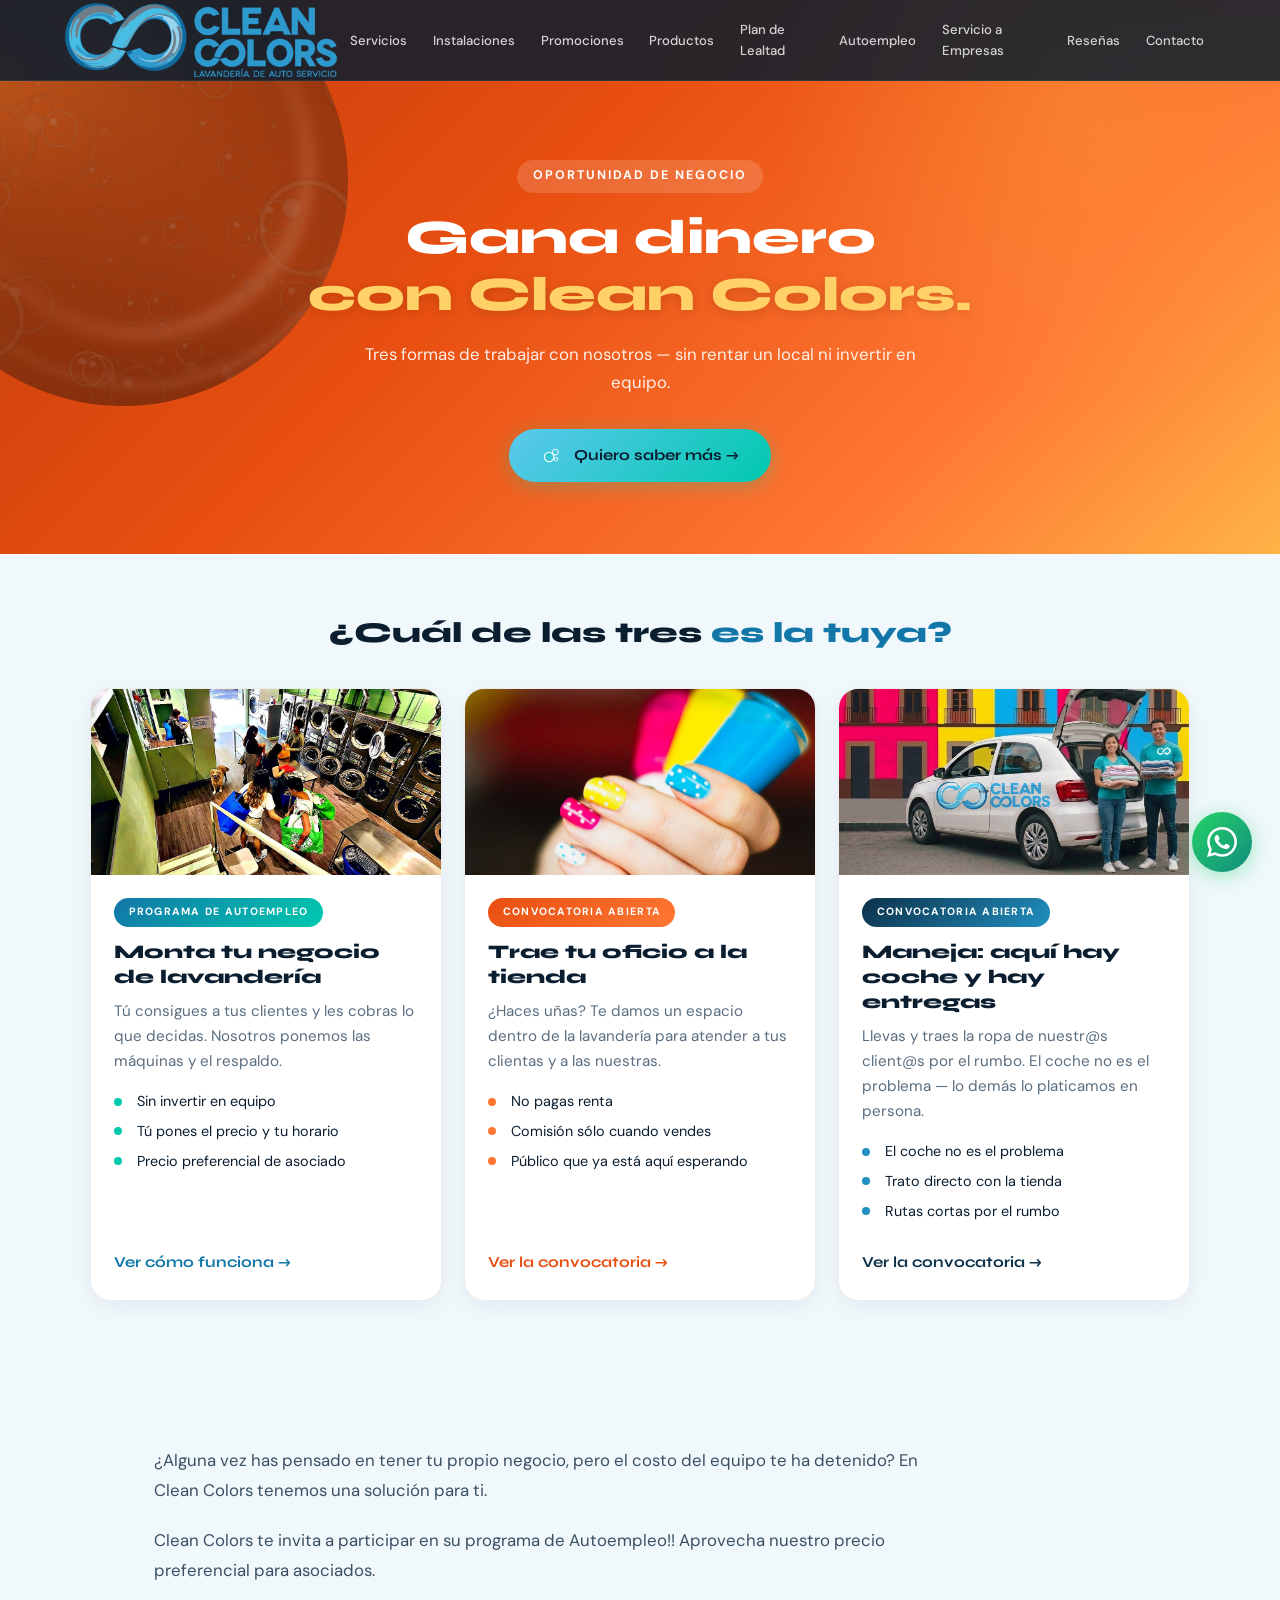
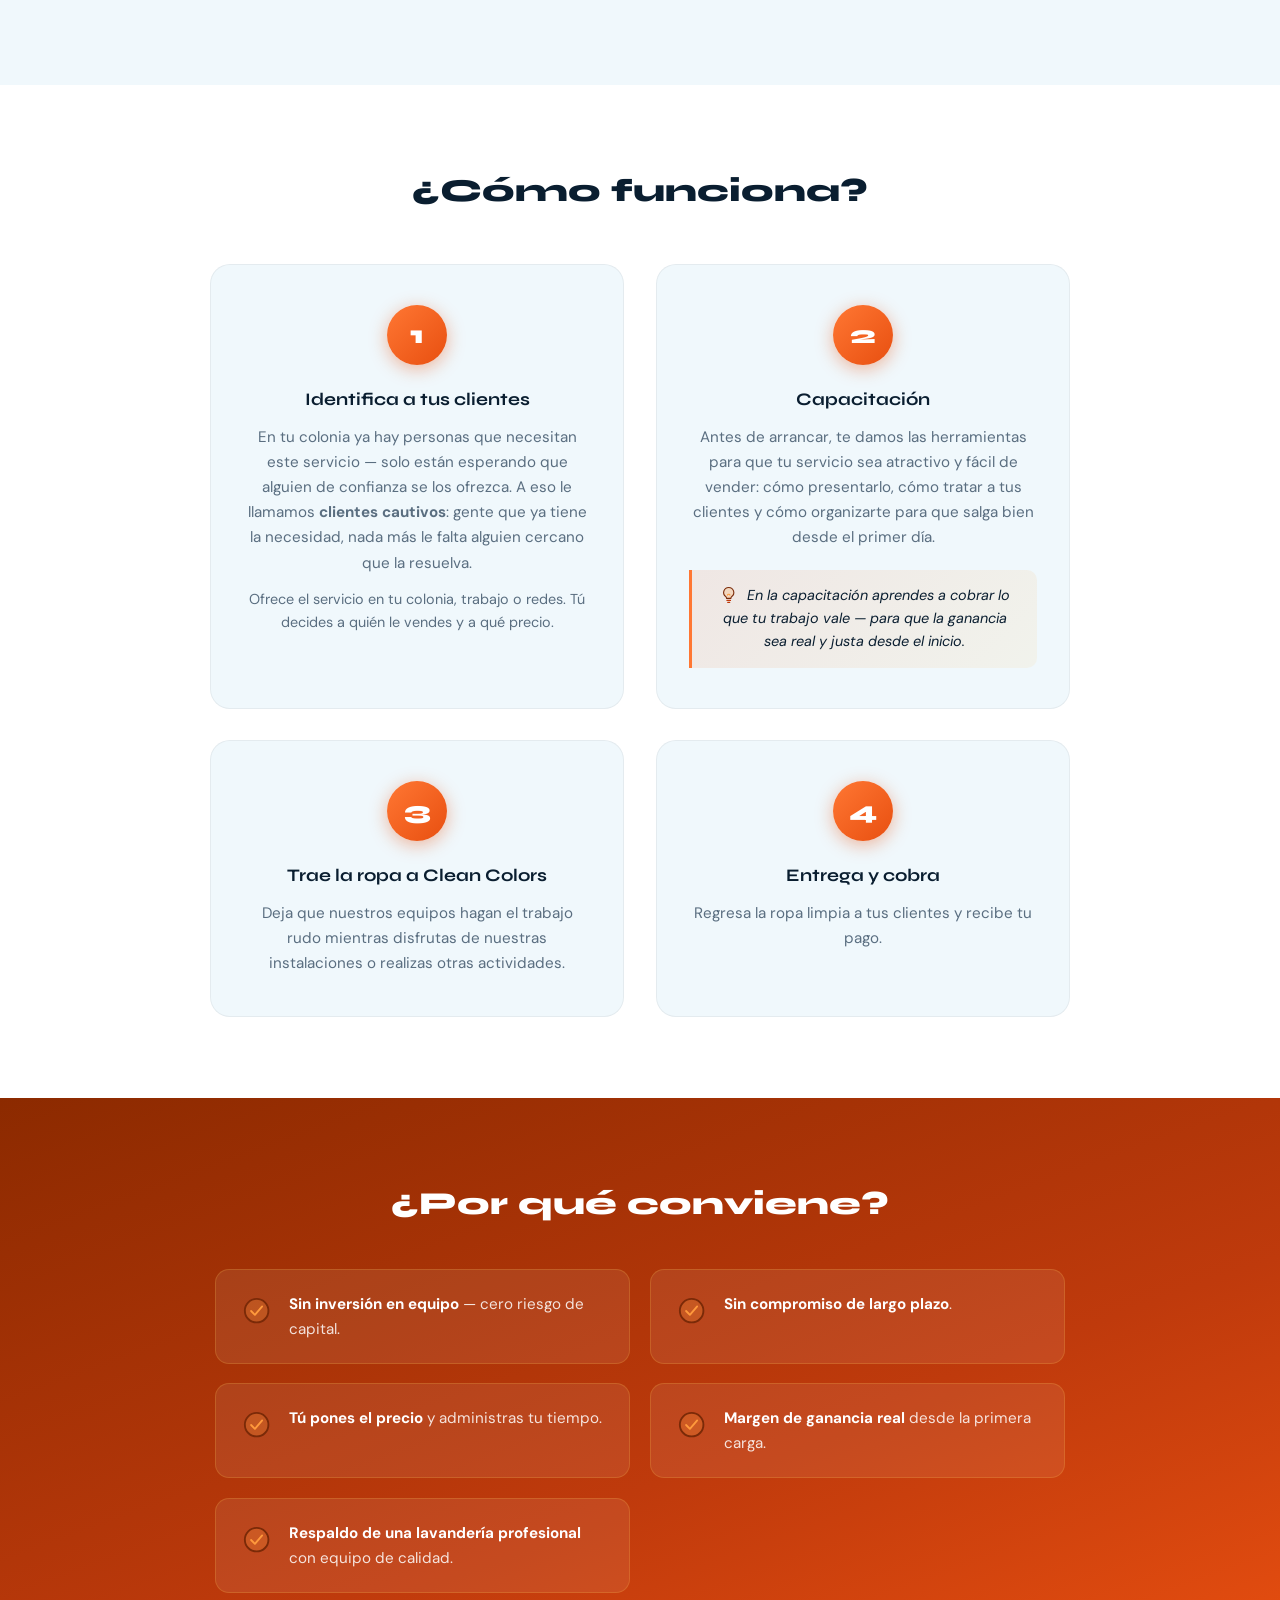
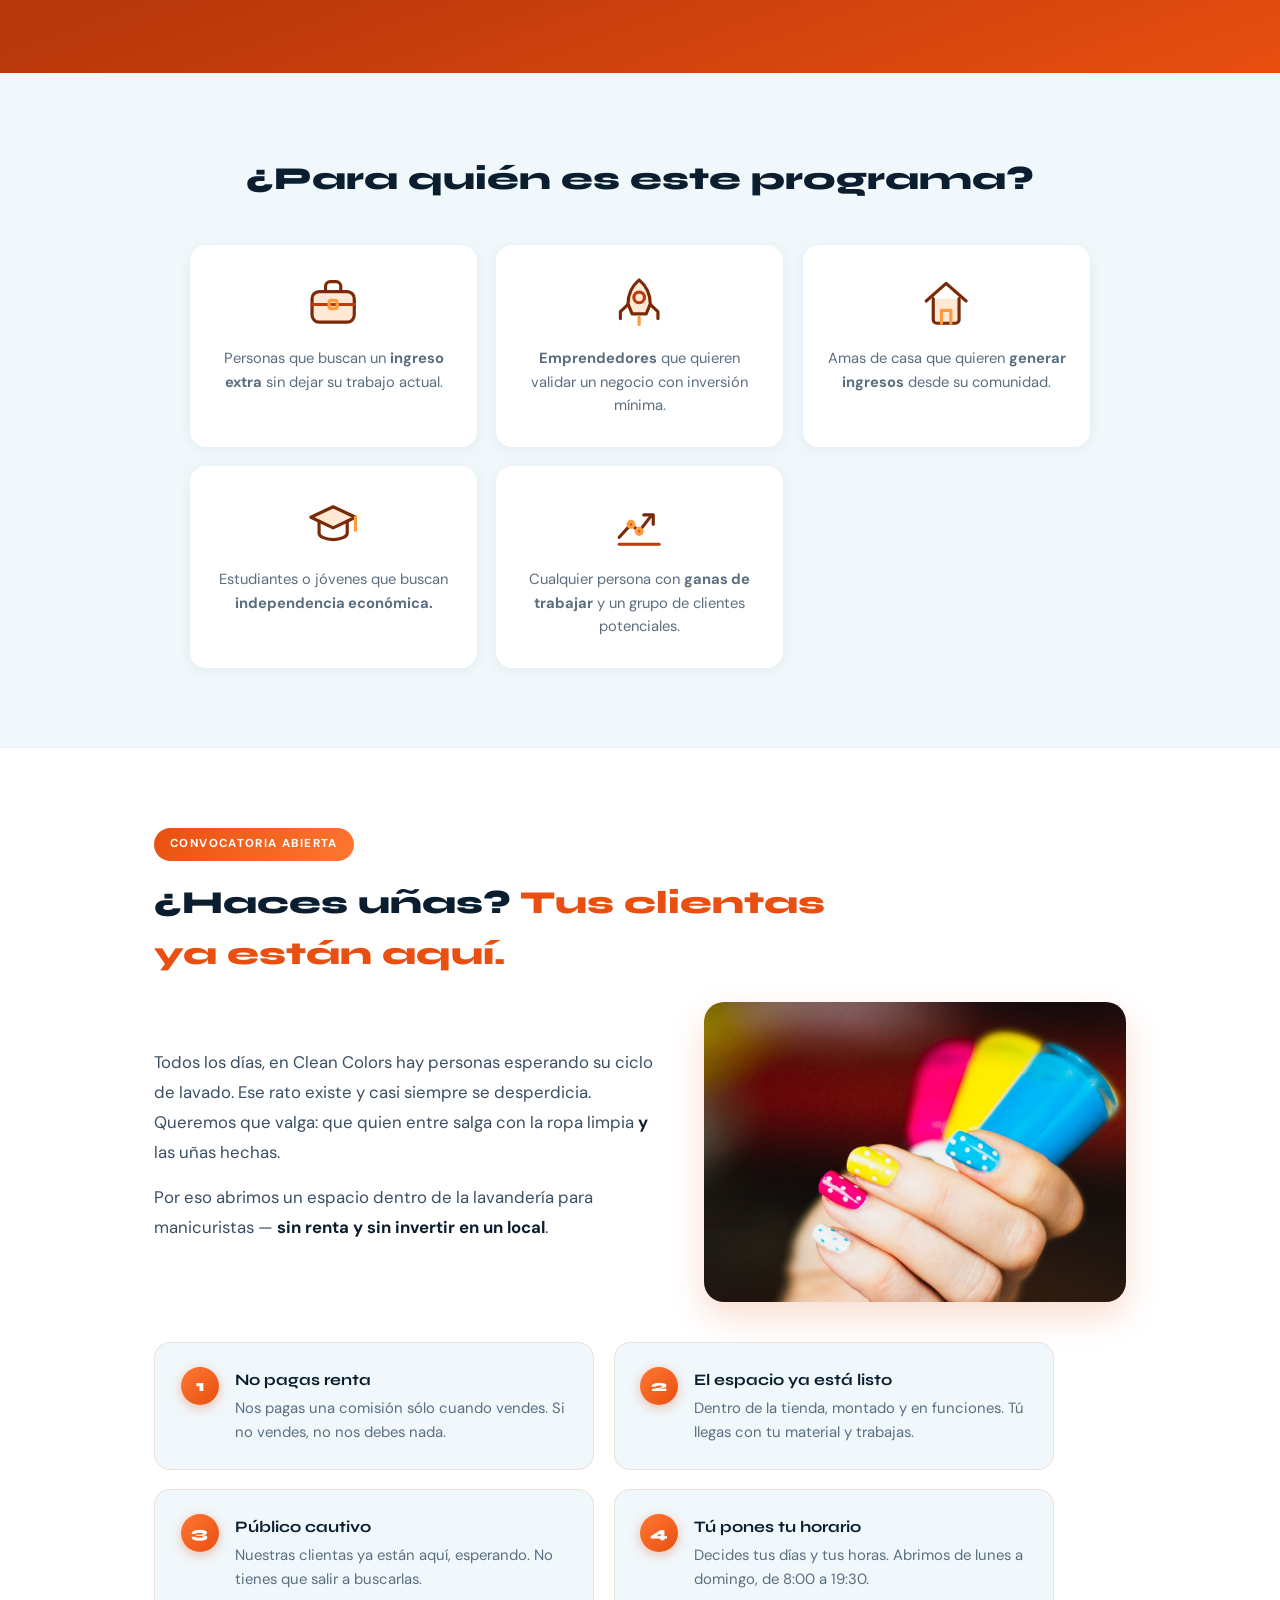
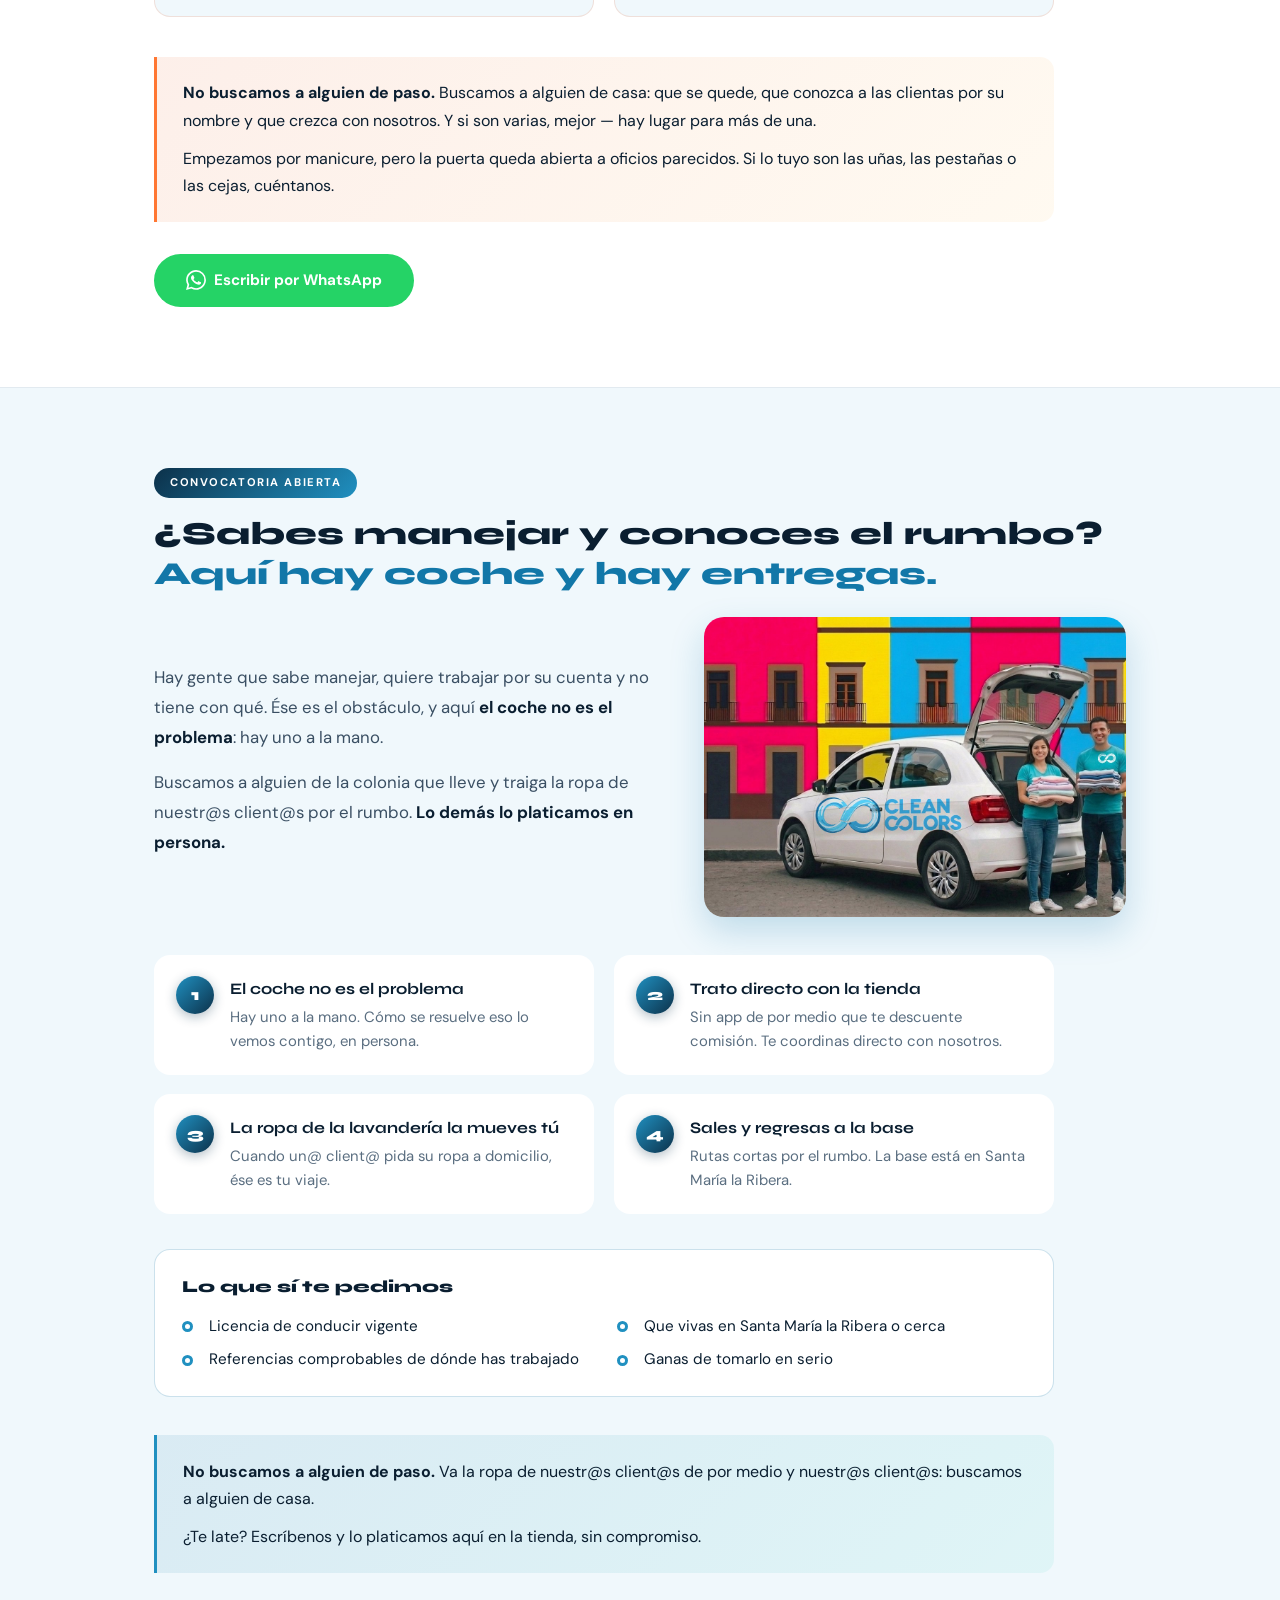
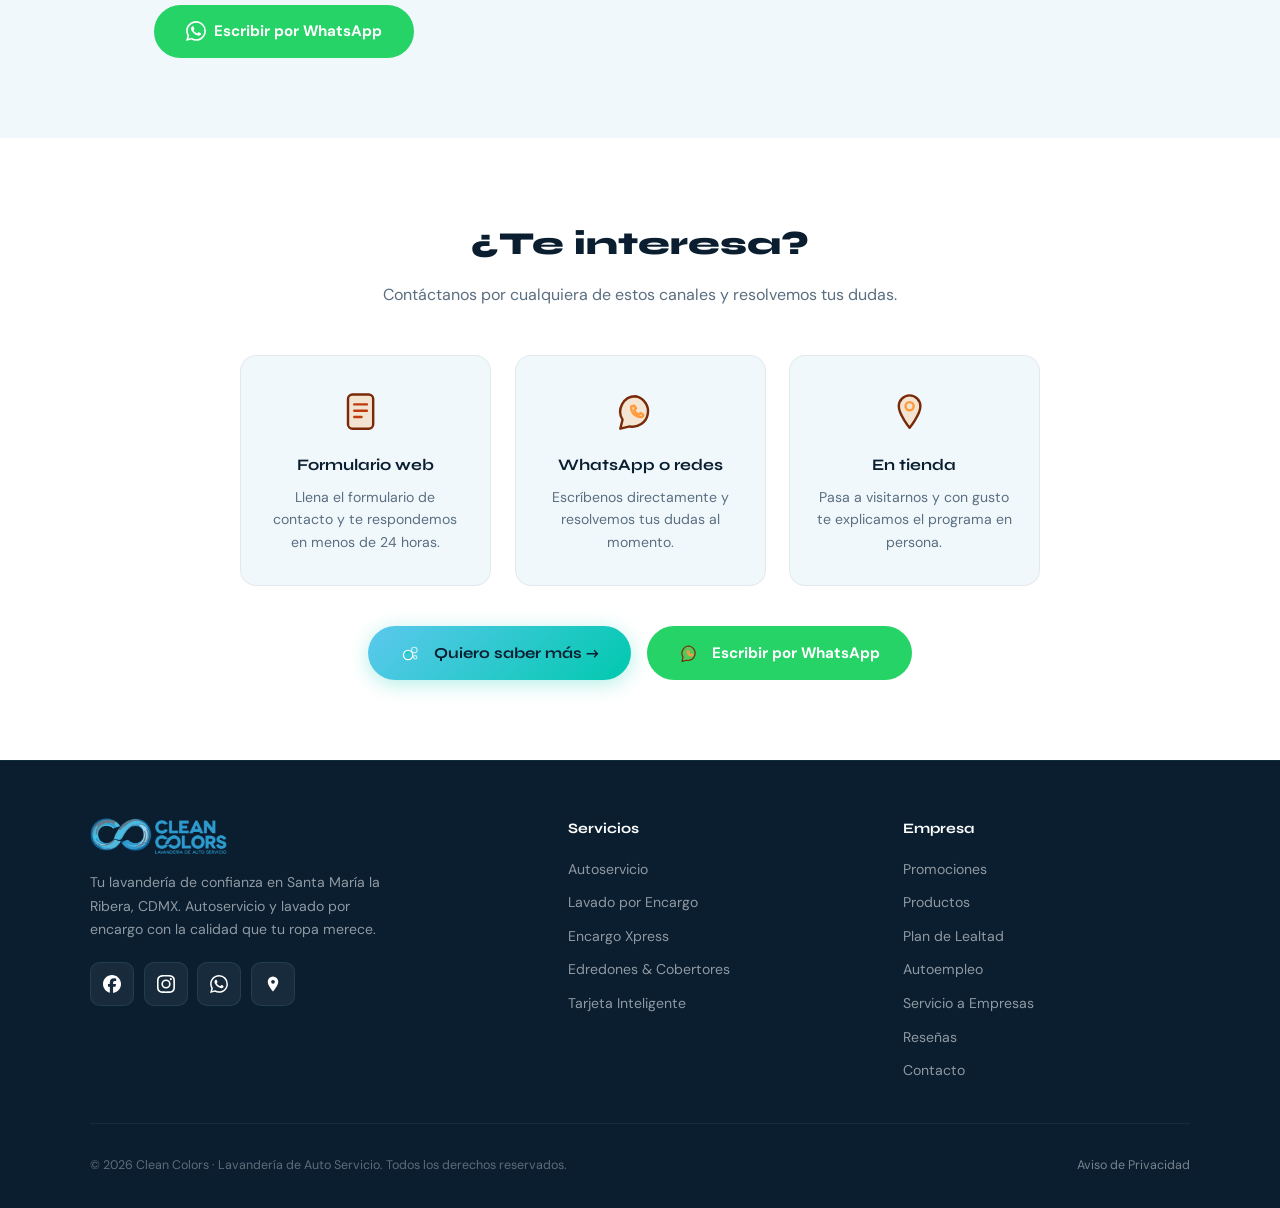
<file: autoempleo.html>
<!DOCTYPE html>
<html lang="es">
<head>
  <meta charset="UTF-8"/>
  <meta name="viewport" content="width=device-width, initial-scale=1.0"/>
  <title>Autoempleo | Clean Colors Lavandería</title>
  <meta name="description" content="Tres formas de trabajar con Clean Colors sin rentar un local: usa nuestras máquinas, trae tu oficio a la tienda o maneja: aquí hay coche y hay entregas."/>
  <link rel="preconnect" href="https://fonts.googleapis.com"/>
  <link rel="preconnect" href="https://fonts.gstatic.com" crossorigin/>
  <link href="https://fonts.googleapis.com/css2?family=Syne:wght@600;700;800&family=DM+Sans:wght@400;500;600;700&display=swap" rel="stylesheet"/>
  <link rel="stylesheet" href="styles.css"/>
  <link rel="icon" href="favicon.ico" sizes="32x32"/>
  <link rel="icon" type="image/png" href="favicon-32.png" sizes="32x32"/>
  <link rel="icon" type="image/png" href="favicon-192.png" sizes="192x192"/>
  <link rel="apple-touch-icon" href="apple-touch-icon.png"/>
  <meta name="theme-color" content="#0A1E30"/>
  <!-- ===== CC-META: vista previa al compartir (WhatsApp, Facebook) ===== -->
  <link rel="canonical" href="https://cleancolors.mx/autoempleo.html"/>
  <meta property="og:type" content="website"/>
  <meta property="og:locale" content="es_MX"/>
  <meta property="og:site_name" content="Clean Colors Lavandería"/>
  <meta property="og:url" content="https://cleancolors.mx/autoempleo.html"/>
  <meta property="og:title" content="Gana dinero con Clean Colors | Tres formas de trabajar"/>
  <meta property="og:description" content="Sin rentar un local ni invertir en equipo: usa nuestras máquinas, trae tu oficio a la tienda o maneja — aquí hay coche y hay entregas. Santa María la Ribera, CDMX."/>
  <meta property="og:image" content="https://cleancolors.mx/og-autoempleo.jpg"/>
  <meta property="og:image:width" content="1200"/>
  <meta property="og:image:height" content="630"/>
  <meta property="og:image:alt" content="Tres personas con playera turquesa de Clean Colors en una calle de colores: una con esmaltes de uñas, otro con las llaves de un coche y otra con ropa limpia y doblada"/>
  <meta name="twitter:card" content="summary_large_image"/>
  <meta name="twitter:title" content="Gana dinero con Clean Colors | Tres formas de trabajar"/>
  <meta name="twitter:description" content="Sin rentar un local ni invertir en equipo: usa nuestras máquinas, trae tu oficio a la tienda o maneja — aquí hay coche y hay entregas. Santa María la Ribera, CDMX."/>
  <meta name="twitter:image" content="https://cleancolors.mx/og-autoempleo.jpg"/>
  <meta name="robots" content="index, follow"/>
  <meta name="geo.region" content="MX-CMX"/>
  <meta name="geo.placename" content="Santa María la Ribera, Ciudad de México"/>
  <!-- ===== MEDICIÓN =====
       El ID de Google Analytics vive en UN SOLO lugar: el archivo analytics.js
       Mientras ahí diga G-XXXXXXXXXX, la medición está apagada y no se carga nada. -->
  <script defer src="analytics.js"></script>

  <style>
    .page-hero{background:linear-gradient(135deg,#BF3A0C 0%,#E84F10 40%,#FF7733 75%,#FFB347 100%);color:var(--white);padding:10rem 5% 4.5rem;text-align:center;position:relative;overflow:hidden}
    .page-hero::before{content:'';position:absolute;width:650px;height:650px;background:radial-gradient(circle,rgba(255,220,80,.18) 0%,transparent 65%);border-radius:50%;top:-220px;right:-120px;pointer-events:none}
    .page-hero::after{content:'';position:absolute;width:450px;height:450px;background:radial-gradient(circle,rgba(191,58,12,.3) 0%,transparent 65%);border-radius:50%;bottom:-200px;left:-100px;pointer-events:none}
    .page-hero .s-label{display:inline-block;margin-bottom:1rem;background:rgba(255,255,255,.15);border-color:rgba(255,255,255,.35);color:#fff}
    .page-hero h1{font-family:'Syne',sans-serif;font-weight:800;font-size:clamp(1.8rem,4vw,3rem);line-height:1.2;max-width:750px;margin:0 auto 1rem}
    .page-hero h1 em{color:#FFD166;font-style:normal;text-shadow:0 2px 12px rgba(0,0,0,.15)}
    .page-hero p{max-width:600px;margin:0 auto 2rem;color:rgba(255,255,255,.9);font-size:1.05rem;line-height:1.7}
    /* Burbujas hero */
    .ae-bubbles{position:absolute;inset:0;pointer-events:none;overflow:hidden;z-index:0}
    .ae-bubble{position:absolute;border-radius:50%;opacity:0;animation:rise linear infinite;border:1.5px solid rgba(255,220,100,.3);background:radial-gradient(circle at 30% 30%,rgba(255,200,80,.15),transparent)}
    .page-hero > *:not(.ae-bubbles){position:relative;z-index:1}
    .ae-container{max-width:1100px;margin:0 auto;padding:0 5%}

    /* Intro */
    .ae-intro{background:var(--off-white);padding:5rem 0}
    .ae-intro p{font-size:1.05rem;line-height:1.8;color:#3a4f63;margin-bottom:1.2rem;max-width:800px}
    .ae-intro p strong{color:var(--navy)}
    .ae-precio-ref{display:inline-block;background:linear-gradient(135deg,#E84F10,#FF7733);color:#fff;border-radius:14px;padding:1rem 1.8rem;font-size:1rem;line-height:1.6;margin-top:.5rem;box-shadow:0 4px 20px rgba(232,79,16,.25)}
    .ae-precio-ref strong{font-family:'Syne',sans-serif;font-size:1.3rem;display:block;margin-bottom:.2rem}

    /* Pasos */
    .ae-pasos{background:#fff;padding:5rem 0}
    .ae-pasos h2{font-family:'Syne',sans-serif;font-weight:800;font-size:clamp(1.5rem,3vw,2rem);color:var(--navy);text-align:center;margin-bottom:3rem}
    .ae-pasos-grid{display:grid;grid-template-columns:repeat(2,1fr);gap:2rem;max-width:860px;margin:0 auto}

    /* Mensaje ancla (callout dentro de paso de capacitación) */
    .ae-ancla{margin-top:1.2rem;background:linear-gradient(135deg,rgba(232,79,16,.1),rgba(255,180,50,.08));border-left:3px solid #FF7733;border-radius:0 10px 10px 0;padding:.9rem 1.2rem;font-size:.9rem;color:var(--navy);line-height:1.6;font-style:italic}
    .ae-paso{background:var(--off-white);border-radius:20px;padding:2.5rem 2rem;text-align:center;border:1.5px solid rgba(0,0,0,.05);transition:transform .25s,box-shadow .25s}
    .ae-paso:hover{transform:translateY(-5px);box-shadow:0 12px 32px rgba(232,79,16,.15)}
    .ae-paso-num{width:60px;height:60px;background:linear-gradient(135deg,#FF7733,#E84F10);border-radius:50%;display:flex;align-items:center;justify-content:center;font-family:'Syne',sans-serif;font-weight:800;font-size:1.6rem;color:#fff;margin:0 auto 1.3rem;box-shadow:0 4px 18px rgba(232,79,16,.4)}
    .ae-paso h3{font-family:'Syne',sans-serif;font-weight:700;font-size:1.1rem;color:var(--navy);margin-bottom:.7rem}
    .ae-paso p{font-size:.95rem;color:var(--gray);line-height:1.65}

    /* Beneficios */
    .ae-beneficios{background:linear-gradient(160deg,#8C2A00 0%,#BF3A0C 60%,#E84F10 100%);padding:5rem 0}
    .ae-beneficios h2{font-family:'Syne',sans-serif;font-weight:800;font-size:clamp(1.5rem,3vw,2rem);color:#fff;text-align:center;margin-bottom:2.5rem}
    .ae-beneficios-grid{display:grid;grid-template-columns:repeat(2,1fr);gap:1.2rem;max-width:850px;margin:0 auto}
    .ae-beneficio{display:flex;align-items:flex-start;gap:1rem;background:rgba(255,255,255,.08);border-radius:14px;padding:1.4rem 1.5rem;border:1px solid rgba(255,200,80,.2);transition:background .25s}
    .ae-beneficio:hover{background:rgba(255,255,255,.13)}
    .ae-beneficio-icon{color:#FFD166;font-size:1.3rem;flex-shrink:0;margin-top:.1rem}
    .ae-beneficio p{font-size:.95rem;color:rgba(255,255,255,.85);line-height:1.6;margin:0}
    .ae-beneficio p strong{color:#fff}

    /* Perfil */
    .ae-perfil{background:var(--off-white);padding:5rem 0}
    .ae-perfil h2{font-family:'Syne',sans-serif;font-weight:800;font-size:clamp(1.5rem,3vw,2rem);color:var(--navy);text-align:center;margin-bottom:2.5rem}
    .ae-perfil-grid{display:grid;grid-template-columns:repeat(auto-fit,minmax(220px,1fr));gap:1.2rem;max-width:900px;margin:0 auto}
    .ae-perfil-card{background:#fff;border-radius:16px;padding:1.8rem 1.5rem;text-align:center;box-shadow:0 2px 14px rgba(10,30,48,.06);transition:transform .25s,box-shadow .25s}
    .ae-perfil-card:hover{transform:translateY(-4px);box-shadow:0 10px 28px rgba(232,79,16,.14)}
    .ae-perfil-icon{font-size:2.2rem;margin-bottom:.8rem}
    .ae-perfil-card p{font-size:.92rem;color:var(--gray);line-height:1.6;margin:0}

    /* CTA canales */
    .ae-cta{background:#fff;padding:5rem 0;text-align:center}
    .ae-cta h2{font-family:'Syne',sans-serif;font-weight:800;font-size:clamp(1.5rem,3vw,2rem);color:var(--navy);margin-bottom:.8rem}
    .ae-cta-sub{color:var(--gray);font-size:1rem;margin-bottom:3rem}
    .ae-canales{display:grid;grid-template-columns:repeat(3,1fr);gap:1.5rem;max-width:800px;margin:0 auto 2.5rem}
    .ae-canal{background:var(--off-white);border-radius:16px;padding:2rem 1.5rem;border:1.5px solid rgba(0,0,0,.06)}
    .ae-canal-icon{font-size:2rem;margin-bottom:.8rem}
    .ae-canal h3{font-family:'Syne',sans-serif;font-weight:700;font-size:1rem;color:var(--navy);margin-bottom:.5rem}
    .ae-canal p{font-size:.88rem;color:var(--gray);line-height:1.6;margin:0}
    .ae-cta-btns{display:flex;gap:1rem;justify-content:center;flex-wrap:wrap}
    .btn-wa{display:inline-flex;align-items:center;gap:.5rem;padding:.9rem 2rem;border-radius:50px;font-size:.95rem;font-weight:700;color:#fff;background:#25D366;text-decoration:none;transition:all .3s}
    .btn-wa:hover{background:#1ebd5a;transform:translateY(-2px)}

    /* WhatsApp flotante */
    .ae-wa-float{position:fixed;bottom:1.75rem;right:1.75rem;width:60px;height:60px;background:linear-gradient(135deg,#25D366,#128C7E);border-radius:50%;display:flex;align-items:center;justify-content:center;font-size:1.9rem;text-decoration:none;box-shadow:0 4px 20px rgba(37,211,102,.4);z-index:999;transition:all .3s}
    .ae-wa-float:hover{transform:scale(1.1)}

    @media(max-width:768px){
      .ae-pasos-grid{grid-template-columns:1fr;max-width:100%}
      .ae-beneficios-grid{grid-template-columns:1fr}
      .ae-canales{grid-template-columns:1fr}
    }

    /* Logo — mayor visibilidad sin alterar el tamaño del menú */
    nav { padding: 0 5% !important; }
    .nav-logo img { height: 55px !important; width: auto !important; }
    @media(max-width:768px) {
      nav { padding: 0 5% !important; }
      .nav-logo img { height: 45px !important; }
    }
  
/* >>> CC realce (inicio) <<< */
:root{--cc-a1:#FF7733;--cc-a2:#FFD166;--cc-shadow:rgba(232,79,16,.22);}
/* ============================================================
   REALCE VISUAL — jul 2026 (solo estetica; NO cambia contenido)
   Acento por-pagina via --cc-a1 / --cc-a2 / --cc-shadow (se define arriba por pagina).
   Para revertir: borra el bloque ">>> CC realce <<<" y el <script> de realce.
   ============================================================ */

/* Logo del nav mas grande (para legibilidad del tagline): 80 escritorio · 64 movil */
.nav-logo img{height:80px!important;width:auto!important}
@media(max-width:768px){.nav-logo img{height:64px!important}}

/* Barra de progreso de lectura */
#cc-progress{position:fixed;top:0;left:0;height:3px;width:0;z-index:2000;pointer-events:none;
  background:linear-gradient(90deg,var(--cc-a1,#5CC8EE),var(--cc-a2,#00C9AE));box-shadow:0 0 12px var(--cc-shadow,rgba(0,201,174,.5))}

/* Nav se solidifica al hacer scroll */
nav.cc-scrolled{background:rgba(10,30,48,.94)!important;box-shadow:0 8px 26px rgba(0,0,0,.30)}

/* Reveal al entrar en viewport (clase agregada por JS; sin JS todo se ve normal) */
.cc-reveal{opacity:0;transform:translateY(26px);
  transition:opacity .7s cubic-bezier(.2,.7,.2,1),transform .7s cubic-bezier(.2,.7,.2,1);will-change:opacity,transform}
.cc-reveal.cc-in{opacity:1;transform:none}

/* Tarjetas genericas (cualquier pagina): elevar + sombra en el tono de la pagina */
.cc-card.cc-in{transition:transform .3s cubic-bezier(.2,.7,.2,1),box-shadow .35s}
.cc-card.cc-in:hover{transform:translateY(-6px);box-shadow:0 18px 44px var(--cc-shadow,rgba(0,201,174,.18))}

/* Botones: barrido de luz al pasar el cursor */
.btn-primary,.form-btn{position:relative;overflow:hidden;isolation:isolate}
.btn-primary::after,.form-btn::after{content:"";position:absolute;top:0;left:-130%;width:55%;height:100%;z-index:1;pointer-events:none;
  background:linear-gradient(100deg,transparent,rgba(255,255,255,.5),transparent);transform:skewX(-18deg)}
.btn-primary:hover::after,.form-btn:hover::after{animation:cc-shine .8s ease}
@keyframes cc-shine{to{left:150%}}

/* Subrayado animado del enfasis en titulos */
.s-title em,.s-title strong{position:relative;display:inline-block}
.s-title em::after,.s-title strong::after{content:"";position:absolute;left:0;right:0;bottom:.04em;height:.13em;border-radius:4px;
  background:linear-gradient(90deg,var(--cc-a2,#00C9AE),var(--cc-a1,#5CC8EE));transform:scaleX(0);transform-origin:left;transition:transform .6s .15s cubic-bezier(.2,.7,.2,1)}
.s-title.cc-in em::after,.s-title.cc-in strong::after{transform:scaleX(1)}

/* Campos de formulario: halo al enfocar */
.fg input:focus,.fg select:focus,.fg textarea:focus{box-shadow:0 0 0 3px var(--cc-shadow,rgba(46,181,240,.16))}

/* ===== detalles finos SOLO index (estas clases no existen en paginas internas) ===== */
#hero::before{content:"";position:absolute;inset:0;z-index:0;pointer-events:none;
  background:
    radial-gradient(38% 48% at 18% 22%,var(--cc-aura1,rgba(0,201,174,.20)),transparent 70%),
    radial-gradient(44% 54% at 82% 18%,var(--cc-aura2,rgba(92,200,238,.22)),transparent 72%),
    radial-gradient(50% 60% at 62% 82%,rgba(18,119,168,.20),transparent 72%);
  animation:cc-aurora 20s ease-in-out infinite alternate}
@keyframes cc-aurora{0%{transform:scale(1) translate(0,0)}50%{transform:scale(1.1) translate(2%,-2%)}100%{transform:scale(1.05) translate(-2%,1%)}}
#hero>.bubbles{z-index:1}
#hero>.hero-content,#hero>.hero-badges,#hero>.hero-wave{position:relative;z-index:2}
.hero-tag{animation:cc-glow 3.6s ease-in-out infinite}
@keyframes cc-glow{0%,100%{box-shadow:0 0 0 rgba(92,200,238,0)}50%{box-shadow:0 0 20px rgba(92,200,238,.35)}}
.badge{transition:transform .3s,box-shadow .3s,border-color .3s!important}
.badge:hover{transform:translateY(-5px)!important;border-color:rgba(0,201,174,.5)!important;box-shadow:0 14px 32px rgba(0,201,174,.20)!important}
.svc-card{position:relative;overflow:hidden}
.svc-card::before{content:"";position:absolute;top:0;left:0;right:0;height:3px;z-index:1;
  background:linear-gradient(90deg,var(--cc-a1,#5CC8EE),var(--cc-a2,#00C9AE));transform:scaleX(0);transform-origin:left;transition:transform .45s ease}
.svc-card:hover::before{transform:scaleX(1)}
.svc-card:hover{box-shadow:0 20px 46px rgba(0,201,174,.16)!important;border-color:rgba(0,201,174,.28)!important}
.svc-icon-wrap{transition:transform .45s ease}
.svc-card:hover .svc-icon-wrap{transform:translateY(-3px) scale(1.04)}
.svc-card .price-val{transition:color .2s}
.svc-card:hover .price-val{color:var(--blue-dark)}
.promo:hover{box-shadow:0 16px 42px rgba(0,201,174,.14)!important}
.testi{overflow:hidden}
.testi::before{content:"";position:absolute;left:0;top:0;bottom:0;width:3px;z-index:1;
  background:linear-gradient(180deg,var(--cc-a1,#5CC8EE),var(--cc-a2,#00C9AE));transform:scaleY(0);transform-origin:top;transition:transform .4s ease}
.testi:hover::before{transform:scaleY(1)}
.gi{transition:box-shadow .4s,transform .4s}
.gi:hover{box-shadow:0 22px 52px rgba(10,30,48,.30)}
.gi-overlay{transition:padding .3s,background .3s}
.gi:hover .gi-overlay{padding-bottom:1.4rem;background:linear-gradient(transparent,rgba(10,30,48,.88))}
/* >>> CC realce (fin) <<< */

    /* ===== Fondo animado del hero (ago-2026) — mismo tratamiento que la portada,
       en la paleta de esta página. La imagen vive en ::after para poder moverla. ===== */
    .page-hero { overflow: hidden; position: relative; }
    .page-hero::after {
      content: ""; position: absolute; inset: -8%; z-index: 0; pointer-events: none;
      background:
        linear-gradient(180deg, rgba(120,42,10,.46) 0%, rgba(120,42,10,.70) 100%),
        url('hero-autoempleo.jpg') center center / cover no-repeat;
      animation: cc-hero-fondo 48s ease-in-out infinite alternate;
      will-change: transform;
    }
    @keyframes cc-hero-fondo {
      0%   { transform: scale(1)    translate3d(0,0,0); }
      100% { transform: scale(1.07) translate3d(-1.2%,-2.4%,0); }
    }
    .page-hero::before { z-index: 1 !important; }
    .page-hero > * { position: relative; z-index: 2; }
    @media (max-width: 768px) {
      .page-hero::after {
        background:
          linear-gradient(180deg, rgba(120,42,10,.46) 0%, rgba(120,42,10,.70) 100%),
          url('hero-autoempleo-movil.jpg') center center / cover no-repeat;
        animation-duration: 62s;
      }
    }
    @media (prefers-reduced-motion: reduce) { .page-hero::after { animation: none; } }

  
    /* ===== Set de iconos — el icono mide 1em y hereda el tamaño que tenía el emoji.
       Así el acomodo de cada tarjeta queda EXACTAMENTE como estaba. ===== */
    :root { --i1:#7A2A08; --i2:#BF3A0C; --i3:#FF9A3D; }
    .cc-ico { width:1.6em; height:1.6em; display:inline-block; vertical-align:-.34em; flex-shrink:0; }
    .cc-ico-inline { width:1.35em; height:1.35em; vertical-align:-.28em; margin-right:.3em; }

  
    /* ===== Iconos del bloque de contacto y del pie =====
       Antes heredaban el tamaño del texto (1.3rem en contacto, aún menos
       en el pie) y quedaban diminutos. Aquí llevan medida propia. */
    .c-ico { font-size: 0 !important; width: 2.6rem; height: 2.6rem; margin-top: 0; }
    .c-ico .cc-ico { width: 2.6rem; height: 2.6rem; vertical-align: middle; margin: 0; }
    .c-item { align-items: center; }

    .c-hours h4 .cc-ico { width: 1.6em; height: 1.6em; vertical-align: -.36em; }

    .f-soc { display: inline-flex !important; align-items: center; justify-content: center;
             width: 44px; height: 44px; font-size: 0 !important; }
    .f-soc .cc-ico { width: 24px; height: 24px; vertical-align: middle; margin: 0; }

    /* El nav es `position:fixed` y mide 81 px. Las secciones tienen 80 px de
       padding, así que un salto de ancla dejaba el título 1 px por debajo del
       nav: se veía cortado. `scroll-margin-top` corrige el punto de aterrizaje.
       Va sólo en estas anclas para no alterar las que ya existían en el sitio. */
    #programa, #oficios { scroll-margin-top: 110px; }

    /* ===== DOS PUERTAS · autoempleo (13-ago-2026) =====
       Mismo bloque en index.html. Si se toca aquí, tocarlo allá. */
    .cc-puertas{background:var(--off-white);padding:3.5rem 5% 4rem}
    .cc-puertas-wrap{max-width:1100px;margin:0 auto}
    .cc-puertas-titulo{font-family:'Syne',sans-serif;font-weight:800;
      font-size:clamp(1.35rem,2.6vw,1.8rem);color:var(--navy);text-align:center;margin:0 0 2rem}
    .cc-puertas-titulo em{font-style:normal;color:var(--blue-dark)}
    .cc-puertas-grid{display:grid;grid-template-columns:repeat(auto-fit,minmax(290px,1fr));gap:1.4rem;align-items:stretch}
    .cc-puerta{display:flex;flex-direction:column;background:#fff;border-radius:20px;overflow:hidden;
      text-decoration:none;color:inherit;border:1.5px solid rgba(10,30,48,.08);
      box-shadow:0 6px 20px rgba(10,30,48,.06);
      transition:transform .28s,box-shadow .28s,border-color .28s}
    .cc-puerta:hover{transform:translateY(-6px);box-shadow:0 18px 42px rgba(10,30,48,.15)}
    .cc-puerta-foto{height:186px;overflow:hidden}
    .cc-puerta-foto img{display:block;width:100%;height:100%;object-fit:cover}
    .cc-puerta-cuerpo{padding:1.4rem 1.45rem 1.6rem;display:flex;flex-direction:column;flex:1}
    .cc-puerta-tag{align-self:flex-start;font-size:.66rem;font-weight:700;letter-spacing:.12em;
      text-transform:uppercase;padding:.38rem .9rem;border-radius:50px;color:#fff;margin-bottom:.85rem}
    .cc-puerta h3{font-family:'Syne',sans-serif;font-weight:800;font-size:1.2rem;color:var(--navy);
      margin:0 0 .55rem;line-height:1.3}
    .cc-puerta p{font-size:.95rem;color:var(--gray);line-height:1.65;margin:0 0 1rem}
    .cc-puerta ul{list-style:none;margin:0 0 1.3rem;padding:0}
    .cc-puerta li{font-size:.9rem;color:var(--navy);padding-left:1.4rem;position:relative;margin-bottom:.42rem}
    .cc-puerta li::before{content:'';position:absolute;left:0;top:.52em;width:8px;height:8px;border-radius:50%}
    .cc-puerta-cta{margin-top:auto;font-family:'Syne',sans-serif;font-weight:700;font-size:.95rem}
    .cc-puerta-a .cc-puerta-tag{background:linear-gradient(135deg,#1277A8,#00C9AE)}
    .cc-puerta-a li::before{background:#00C9AE}
    .cc-puerta-a .cc-puerta-cta{color:#1277A8}
    .cc-puerta-a:hover{border-color:rgba(0,201,174,.45)}
    .cc-puerta-b .cc-puerta-tag{background:linear-gradient(135deg,#E84F10,#FF7733)}
    .cc-puerta-b li::before{background:#FF7733}
    .cc-puerta-b .cc-puerta-cta{color:#E84F10}
    .cc-puerta-b:hover{border-color:rgba(232,79,16,.45)}
    /* Puerta C — chofer (20-ago-2026). Acento azul profundo: se separa del teal
       de la puerta A y del naranja de la B sin salirse de la paleta de marca. */
    .cc-puerta-c .cc-puerta-tag{background:linear-gradient(135deg,#0C314A,#2090C0)}
    .cc-puerta-c li::before{background:#2090C0}
    .cc-puerta-c .cc-puerta-cta{color:#0C314A}
    .cc-puerta-c:hover{border-color:rgba(32,144,192,.45)}
    /* La foto de la puerta C se ancla abajo: el recorte se come el cielo de
       arriba y nunca los pies de las dos personas, que cortados se ven mal. */
    .cc-puerta-c .cc-puerta-foto img{object-position:50% 100%}
    @media(max-width:768px){
      .cc-puertas-grid{grid-template-columns:1fr}
      .cc-puerta-foto{height:180px}
    }

    /* ===== Convocatoria de oficios · manicure (13-ago-2026) ===== */
    .ae-oficios{background:#fff;padding:5rem 0;border-top:1px solid rgba(10,30,48,.06)}
    .ae-oficios .ae-container{max-width:1100px;margin:0 auto;padding:0 5%}
    .ae-oficios .s-label{display:inline-block;background:linear-gradient(135deg,#E84F10,#FF7733);color:#fff;
      font-size:.72rem;font-weight:700;letter-spacing:.12em;text-transform:uppercase;
      padding:.45rem 1rem;border-radius:50px;margin-bottom:1rem}
    .ae-oficios h2{font-family:'Syne',sans-serif;font-weight:800;font-size:clamp(1.5rem,3vw,2rem);
      color:var(--navy);margin-bottom:1rem;max-width:720px}
    .ae-oficios h2 em{font-style:normal;color:#E84F10}
    .ae-oficios .ae-oficios-intro{font-size:1.05rem;line-height:1.8;color:#3a4f63;max-width:760px;margin-bottom:.9rem}
    .ae-oficios .ae-oficios-intro strong{color:var(--navy)}

    .ae-split{display:grid;grid-template-columns:1fr .82fr;gap:2.2rem;align-items:center;margin-top:1.4rem}
    .ae-banner-card{margin:0;border-radius:20px;overflow:hidden;box-shadow:0 14px 34px rgba(232,79,16,.20)}
    .ae-banner-card img{display:block;width:100%;height:300px;object-fit:cover;object-position:right center}

    .ae-oficios-grid{display:grid;grid-template-columns:repeat(2,1fr);gap:1.2rem;max-width:900px;margin:2.5rem 0 0}
    .ae-oficio{display:flex;align-items:flex-start;gap:1rem;background:var(--off-white);
      border-radius:16px;padding:1.5rem 1.6rem;border:1.5px solid rgba(232,79,16,.14);
      transition:transform .25s,box-shadow .25s}
    .ae-oficio:hover{transform:translateY(-4px);box-shadow:0 10px 28px rgba(232,79,16,.14)}
    .ae-oficio-num{flex-shrink:0;width:38px;height:38px;border-radius:50%;
      background:linear-gradient(135deg,#FF7733,#E84F10);color:#fff;
      font-family:'Syne',sans-serif;font-weight:800;font-size:1rem;
      display:flex;align-items:center;justify-content:center;box-shadow:0 3px 12px rgba(232,79,16,.35)}
    .ae-oficio h3{font-family:'Syne',sans-serif;font-weight:700;font-size:1rem;color:var(--navy);margin-bottom:.3rem}
    .ae-oficio p{font-size:.93rem;color:var(--gray);line-height:1.6;margin:0}

    .ae-oficios-cierre{margin-top:2.5rem;background:linear-gradient(135deg,rgba(232,79,16,.09),rgba(255,180,50,.07));
      border-left:3px solid #FF7733;border-radius:0 14px 14px 0;padding:1.4rem 1.6rem;max-width:900px}
    .ae-oficios-cierre p{font-size:1rem;color:var(--navy);line-height:1.7;margin:0}
    .ae-oficios-cierre p + p{margin-top:.7rem}
    .ae-oficios-btns{display:flex;gap:1rem;flex-wrap:wrap;margin-top:2rem}
    .ae-oficios-btns .btn-wa{display:inline-flex;align-items:center;gap:.5rem;padding:.9rem 2rem;
      border-radius:50px;font-size:.95rem;font-weight:700;color:#fff;background:#25D366;
      text-decoration:none;transition:all .3s}
    .ae-oficios-btns .btn-wa:hover{background:#1ebd5a;transform:translateY(-2px)}
    @media(max-width:768px){
      .ae-oficios-grid{grid-template-columns:1fr}
      .ae-split{grid-template-columns:1fr}
      .ae-banner-card img{height:240px}
    }

    /* ---- Seccion CHOFER (tercera puerta, 20-ago-2026) --------------------
       Mismo esqueleto que .ae-oficios con el acento azul profundo de la
       puerta C. Fondo off-white para que se separe de la seccion de oficios,
       que es blanca. */
    .ae-chofer{background:var(--off-white);padding:5rem 0;border-top:1px solid rgba(10,30,48,.06)}
    .ae-chofer .ae-container{max-width:1100px;margin:0 auto;padding:0 5%}
    .ae-chofer .s-label{display:inline-block;background:linear-gradient(135deg,#0C314A,#2090C0);color:#fff;
      font-size:.7rem;font-weight:700;letter-spacing:.14em;text-transform:uppercase;
      padding:.4rem 1rem;border-radius:50px;margin-bottom:1rem}
    .ae-chofer h2{font-family:'Syne',sans-serif;font-weight:800;font-size:clamp(1.5rem,3vw,2rem);
      color:var(--navy);line-height:1.25;margin:0 0 1.4rem}
    .ae-chofer h2 em{font-style:normal;color:#1277A8}
    .ae-chofer-intro{font-size:1.05rem;line-height:1.8;color:#3a4f63;max-width:780px;margin:0 0 .9rem}
    .ae-chofer-intro strong{color:var(--navy)}
    /* Banner de la seccion: mismo esqueleto que el de oficios (.ae-split +
       .ae-banner-card, ya definidos arriba); aqui solo cambia el color de la
       sombra al azul de la puerta C. La foto se ancla abajo para no cortar
       los pies de las dos personas. */
    .ae-chofer .ae-banner-card{box-shadow:0 14px 34px rgba(18,119,168,.22)}
    .ae-chofer .ae-banner-card img{object-position:50% 100%}
    .ae-chofer-grid{display:grid;grid-template-columns:repeat(2,1fr);gap:1.2rem;max-width:900px;margin:2.4rem 0 0}
    .ae-chofer-pto{display:flex;align-items:flex-start;gap:1rem;background:#fff;
      border-radius:16px;padding:1.3rem 1.4rem;transition:all .3s}
    .ae-chofer-pto:hover{transform:translateY(-4px);box-shadow:0 10px 28px rgba(18,119,168,.16)}
    .ae-chofer-num{flex-shrink:0;width:38px;height:38px;border-radius:50%;
      background:linear-gradient(135deg,#2090C0,#0C314A);color:#fff;
      font-family:'Syne',sans-serif;font-weight:800;font-size:1rem;
      display:flex;align-items:center;justify-content:center;box-shadow:0 3px 12px rgba(12,49,74,.32)}
    .ae-chofer-pto h3{font-family:'Syne',sans-serif;font-weight:700;font-size:1rem;color:var(--navy);margin-bottom:.3rem}
    .ae-chofer-pto p{font-size:.93rem;color:var(--gray);line-height:1.6;margin:0}
    .ae-req{margin-top:2.2rem;background:#fff;border:1px solid rgba(18,119,168,.22);
      border-radius:16px;padding:1.5rem 1.7rem;max-width:900px}
    .ae-req h3{font-family:'Syne',sans-serif;font-weight:800;font-size:1.05rem;color:var(--navy);margin:0 0 .9rem}
    .ae-req ul{list-style:none;margin:0;padding:0;display:grid;grid-template-columns:repeat(2,1fr);gap:.6rem 1.6rem}
    .ae-req li{font-size:.95rem;color:var(--navy);padding-left:1.7rem;position:relative;line-height:1.55}
    .ae-req li::before{content:'';position:absolute;left:0;top:.42em;width:11px;height:11px;
      border-radius:50%;border:3px solid #2090C0}
    .ae-chofer-cierre{margin-top:2.4rem;background:linear-gradient(135deg,rgba(18,119,168,.10),rgba(0,201,174,.07));
      border-left:3px solid #2090C0;border-radius:0 14px 14px 0;padding:1.4rem 1.6rem;max-width:900px}
    .ae-chofer-cierre p{font-size:1rem;color:var(--navy);line-height:1.7;margin:0}
    .ae-chofer-cierre p + p{margin-top:.7rem}
    .ae-chofer-btns{display:flex;gap:1rem;flex-wrap:wrap;margin-top:2rem}
    .ae-chofer-btns .btn-wa{display:inline-flex;align-items:center;gap:.5rem;padding:.9rem 2rem;
      border-radius:50px;font-size:.95rem;font-weight:700;color:#fff;background:#25D366;
      text-decoration:none;transition:all .3s}
    .ae-chofer-btns .btn-wa:hover{background:#1ebd5a;transform:translateY(-2px)}
    @media(max-width:768px){
      .ae-chofer-grid{grid-template-columns:1fr}
      .ae-req ul{grid-template-columns:1fr}
    }

  </style>
</head>
<body>
<nav>
  <a href="index.html" class="nav-logo"><img src="logo.png" alt="Clean Colors Logo"/></a>
  <button class="nav-hamburger" id="nav-hamburger" aria-label="Abrir menú" aria-expanded="false">
    <span></span><span></span><span></span>
  </button>
  <ul class="nav-links" id="nav-links">
    <li><a href="index.html#servicios">Servicios</a></li>
    <li><a href="index.html#instalaciones">Instalaciones</a></li>
    <li><a href="index.html#promociones">Promociones</a></li>
    <li><a href="productos.html">Productos</a></li>
    <li><a href="lealtad.html">Plan de Lealtad</a></li>
    <li><a href="autoempleo.html">Autoempleo</a></li>
    <li><a href="empresas.html">Servicio a Empresas</a></li>
    <li><a href="index.html#testimonios">Reseñas</a></li>
    <li><a href="index.html#contacto">Contacto</a></li>
  </ul>
</nav>
<div class="nav-overlay" id="nav-overlay"></div>

<section class="page-hero">
  <div class="ae-bubbles" id="ae-bubbles"></div>
  <div class="s-label">Oportunidad de Negocio</div>
  <h1>Gana dinero<br><em>con Clean Colors.</em></h1>
  <p>Tres formas de trabajar con nosotros — sin rentar un local ni invertir en equipo.</p>
  <a href="#contacto-ae" class="btn-primary"><svg class="cc-ico cc-ico-inline" viewBox="0 0 96 96" fill="none" aria-hidden="true"><g stroke-width="5.4" stroke-linecap="round" stroke-linejoin="round"><circle cx="38" cy="56" r="22" fill="#00C9AE" fill-opacity=".22"/><circle cx="38" cy="56" r="22" stroke="#ffffff"/><circle cx="67" cy="33" r="13" stroke="rgba(255,255,255,.7)"/><circle cx="71" cy="67" r="8" stroke="rgba(255,255,255,.7)"/><path d="M30 48a10 10 0 0 1 8-6" stroke="#00C9AE"/></g></svg> Quiero saber más →</a>
</section>

<!-- DOS PUERTAS (13-ago-2026) — el hero ya no promete una sola cosa, así que
     aquí se elige camino antes de leer nada. -->
<section class="cc-puertas">
  <div class="cc-puertas-wrap">
    <h2 class="cc-puertas-titulo">¿Cuál de las tres <em>es la tuya?</em></h2>
    <div class="cc-puertas-grid">

      <a class="cc-puerta cc-puerta-a" href="#programa">
        <div class="cc-puerta-foto">
          <img src="puerta-lavanderia.jpg" width="1100" height="825" loading="lazy" decoding="async"
               alt="Clientas dentro de Clean Colors con sus bolsas de ropa, junto a las lavadoras"/>
        </div>
        <div class="cc-puerta-cuerpo">
          <div class="cc-puerta-tag">Programa de autoempleo</div>
          <h3>Monta tu negocio de lavandería</h3>
          <p>Tú consigues a tus clientes y les cobras lo que decidas. Nosotros ponemos las máquinas y el respaldo.</p>
          <ul>
            <li>Sin invertir en equipo</li>
            <li>Tú pones el precio y tu horario</li>
            <li>Precio preferencial de asociado</li>
          </ul>
          <span class="cc-puerta-cta">Ver cómo funciona →</span>
        </div>
      </a>

      <a class="cc-puerta cc-puerta-b" href="#oficios">
        <div class="cc-puerta-foto">
          <img src="banner-manicure-card.jpg" width="1400" height="1050" loading="lazy" decoding="async"
               alt="Mano con uñas pintadas de rosa, amarillo y azul junto a tres esmaltes de colores"/>
        </div>
        <div class="cc-puerta-cuerpo">
          <div class="cc-puerta-tag">Convocatoria abierta</div>
          <h3>Trae tu oficio a la tienda</h3>
          <p>¿Haces uñas? Te damos un espacio dentro de la lavandería para atender a tus clientas y a las nuestras.</p>
          <ul>
            <li>No pagas renta</li>
            <li>Comisión sólo cuando vendes</li>
            <li>Público que ya está aquí esperando</li>
          </ul>
          <span class="cc-puerta-cta">Ver la convocatoria →</span>
        </div>
      </a>

      <a class="cc-puerta cc-puerta-c" href="#chofer">
        <div class="cc-puerta-foto">
          <img src="puerta-chofer.jpg" width="1264" height="848" loading="lazy" decoding="async"
               alt="Una mujer y un hombre con playera turquesa de Clean Colors suben ropa limpia y doblada a la cajuela de un coche rotulado, frente a fachadas de colores"/>
        </div>
        <div class="cc-puerta-cuerpo">
          <div class="cc-puerta-tag">Convocatoria abierta</div>
          <h3>Maneja: aquí hay coche y hay entregas</h3>
          <p>Llevas y traes la ropa de nuestr@s client@s por el rumbo. El coche no es el problema — lo demás lo platicamos en persona.</p>
          <ul>
            <li>El coche no es el problema</li>
            <li>Trato directo con la tienda</li>
            <li>Rutas cortas por el rumbo</li>
          </ul>
          <span class="cc-puerta-cta">Ver la convocatoria →</span>
        </div>
      </a>

    </div>
  </div>
</section>

<!-- Intro -->
<section class="ae-intro" id="programa">
  <div class="ae-container">
    <p>¿Alguna vez has pensado en tener tu propio negocio, pero el costo del equipo te ha detenido? En Clean Colors tenemos una solución para ti.</p>
    <p>Clean Colors te invita a participar en su programa de Autoempleo!! Aprovecha nuestro precio preferencial para asociados.</p>
  </div>
</section>

<!-- Cómo funciona -->
<section class="ae-pasos">
  <div class="ae-container">
    <h2>¿Cómo funciona?</h2>
    <div class="ae-pasos-grid">
      <div class="ae-paso">
        <div class="ae-paso-num">1</div>
        <h3>Identifica a tus clientes</h3>
        <p>En tu colonia ya hay personas que necesitan este servicio — solo están esperando que alguien de confianza se los ofrezca. A eso le llamamos <strong>clientes cautivos</strong>: gente que ya tiene la necesidad, nada más le falta alguien cercano que la resuelva.</p>
        <p style="font-size:.9rem;color:var(--gray);margin-top:.8rem;line-height:1.6">Ofrece el servicio en tu colonia, trabajo o redes. Tú decides a quién le vendes y a qué precio.</p>
      </div>
      <div class="ae-paso">
        <div class="ae-paso-num">2</div>
        <h3>Capacitación</h3>
        <p>Antes de arrancar, te damos las herramientas para que tu servicio sea atractivo y fácil de vender: cómo presentarlo, cómo tratar a tus clientes y cómo organizarte para que salga bien desde el primer día.</p>
        <div class="ae-ancla"><svg class="cc-ico cc-ico-inline" viewBox="0 0 96 96" fill="none" aria-hidden="true"><g stroke-width="5.4" stroke-linecap="round" stroke-linejoin="round"><path d="M48 12a25 25 0 0 1 15 45c-3 2-4 5-4 9H37c0-4-1-7-4-9a25 25 0 0 1 15-45z" fill="var(--i3,#00C9AE)" fill-opacity=".22"/><path d="M48 12a25 25 0 0 1 15 45c-3 2-4 5-4 9H37c0-4-1-7-4-9a25 25 0 0 1 15-45z" stroke="var(--i1,#0A1E30)"/><path d="M39 76h18M43 86h10" stroke="var(--i2,#1277A8)"/><path d="M42 50c0-6 12-6 12 0" stroke="var(--i3,#00C9AE)"/></g></svg> En la capacitación aprendes a cobrar lo que tu trabajo vale — para que la ganancia sea real y justa desde el inicio.</div>
      </div>
      <div class="ae-paso">
        <div class="ae-paso-num">3</div>
        <h3>Trae la ropa a Clean Colors</h3>
        <p>Deja que nuestros equipos hagan el trabajo rudo mientras disfrutas de nuestras instalaciones o realizas otras actividades.</p>
      </div>
      <div class="ae-paso">
        <div class="ae-paso-num">4</div>
        <h3>Entrega y cobra</h3>
        <p>Regresa la ropa limpia a tus clientes y recibe tu pago.</p>
      </div>
    </div>
  </div>
</section>

<!-- Beneficios -->
<section class="ae-beneficios">
  <div class="ae-container">
    <h2>¿Por qué conviene?</h2>
    <div class="ae-beneficios-grid">
      <div class="ae-beneficio"><span class="ae-beneficio-icon"><svg class="cc-ico" viewBox="0 0 96 96" fill="none" aria-hidden="true"><g stroke-width="5.4" stroke-linecap="round" stroke-linejoin="round"><circle cx="48" cy="48" r="34" fill="var(--i3,#00C9AE)" fill-opacity=".22"/><circle cx="48" cy="48" r="34" stroke="var(--i1,#0A1E30)"/><path d="M32 49l11 11 21-24" stroke="var(--i3,#00C9AE)"/></g></svg></span><p><strong>Sin inversión en equipo</strong> — cero riesgo de capital.</p></div>
      <div class="ae-beneficio"><span class="ae-beneficio-icon"><svg class="cc-ico" viewBox="0 0 96 96" fill="none" aria-hidden="true"><g stroke-width="5.4" stroke-linecap="round" stroke-linejoin="round"><circle cx="48" cy="48" r="34" fill="var(--i3,#00C9AE)" fill-opacity=".22"/><circle cx="48" cy="48" r="34" stroke="var(--i1,#0A1E30)"/><path d="M32 49l11 11 21-24" stroke="var(--i3,#00C9AE)"/></g></svg></span><p><strong>Sin compromiso de largo plazo</strong>.</p></div>
      <div class="ae-beneficio"><span class="ae-beneficio-icon"><svg class="cc-ico" viewBox="0 0 96 96" fill="none" aria-hidden="true"><g stroke-width="5.4" stroke-linecap="round" stroke-linejoin="round"><circle cx="48" cy="48" r="34" fill="var(--i3,#00C9AE)" fill-opacity=".22"/><circle cx="48" cy="48" r="34" stroke="var(--i1,#0A1E30)"/><path d="M32 49l11 11 21-24" stroke="var(--i3,#00C9AE)"/></g></svg></span><p><strong>Tú pones el precio</strong> y administras tu tiempo.</p></div>
      <div class="ae-beneficio"><span class="ae-beneficio-icon"><svg class="cc-ico" viewBox="0 0 96 96" fill="none" aria-hidden="true"><g stroke-width="5.4" stroke-linecap="round" stroke-linejoin="round"><circle cx="48" cy="48" r="34" fill="var(--i3,#00C9AE)" fill-opacity=".22"/><circle cx="48" cy="48" r="34" stroke="var(--i1,#0A1E30)"/><path d="M32 49l11 11 21-24" stroke="var(--i3,#00C9AE)"/></g></svg></span><p><strong>Margen de ganancia real</strong> desde la primera carga.</p></div>
      <div class="ae-beneficio"><span class="ae-beneficio-icon"><svg class="cc-ico" viewBox="0 0 96 96" fill="none" aria-hidden="true"><g stroke-width="5.4" stroke-linecap="round" stroke-linejoin="round"><circle cx="48" cy="48" r="34" fill="var(--i3,#00C9AE)" fill-opacity=".22"/><circle cx="48" cy="48" r="34" stroke="var(--i1,#0A1E30)"/><path d="M32 49l11 11 21-24" stroke="var(--i3,#00C9AE)"/></g></svg></span><p><strong>Respaldo de una lavandería profesional</strong> con equipo de calidad.</p></div>
    </div>
  </div>
</section>

<!-- Perfil -->
<section class="ae-perfil">
  <div class="ae-container">
    <h2>¿Para quién es este programa?</h2>
    <div class="ae-perfil-grid">
      <div class="ae-perfil-card">
        <div class="ae-perfil-icon"><svg class="cc-ico" viewBox="0 0 96 96" fill="none" aria-hidden="true"><g stroke-width="5.4" stroke-linecap="round" stroke-linejoin="round"><rect x="12" y="30" width="72" height="52" rx="12" fill="var(--i3,#00C9AE)" fill-opacity=".22"/><rect x="12" y="30" width="72" height="52" rx="12" stroke="var(--i1,#0A1E30)"/><path d="M35 30V21a8 8 0 0 1 8-8h10a8 8 0 0 1 8 8v9" stroke="var(--i1,#0A1E30)"/><path d="M12 52h72" stroke="var(--i2,#1277A8)"/><rect x="41" y="45" width="14" height="14" rx="4" stroke="var(--i3,#00C9AE)"/></g></svg></div>
        <p>Personas que buscan un <strong>ingreso extra</strong> sin dejar su trabajo actual.</p>
      </div>
      <div class="ae-perfil-card">
        <div class="ae-perfil-icon"><svg class="cc-ico" viewBox="0 0 96 96" fill="none" aria-hidden="true"><g stroke-width="5.4" stroke-linecap="round" stroke-linejoin="round"><path d="M48 10c13 11 19 26 19 41l-7 17H36l-7-17c0-15 6-30 19-41z" fill="var(--i3,#00C9AE)" fill-opacity=".22"/><path d="M48 10c13 11 19 26 19 41l-7 17H36l-7-17c0-15 6-30 19-41z" stroke="var(--i1,#0A1E30)"/><circle cx="48" cy="40" r="9" stroke="var(--i2,#1277A8)"/><path d="M29 52L16 64v12M67 52l13 12v12" stroke="var(--i1,#0A1E30)"/><path d="M48 74v12" stroke="var(--i3,#00C9AE)"/></g></svg></div>
        <p><strong>Emprendedores</strong> que quieren validar un negocio con inversión mínima.</p>
      </div>
      <div class="ae-perfil-card">
        <div class="ae-perfil-icon"><svg class="cc-ico" viewBox="0 0 96 96" fill="none" aria-hidden="true"><g stroke-width="5.4" stroke-linecap="round" stroke-linejoin="round"><path d="M26 42v36a6 6 0 0 0 6 6h32a6 6 0 0 0 6-6V42" fill="var(--i3,#00C9AE)" fill-opacity=".22"/><path d="M14 46L48 16l34 30" stroke="var(--i1,#0A1E30)"/><path d="M26 42v36a6 6 0 0 0 6 6h32a6 6 0 0 0 6-6V42" stroke="var(--i1,#0A1E30)"/><path d="M40 84V62h16v22" stroke="var(--i3,#00C9AE)"/></g></svg></div>
        <p>Amas de casa que quieren <strong>generar ingresos</strong> desde su comunidad.</p>
      </div>
      <div class="ae-perfil-card">
        <div class="ae-perfil-icon"><svg class="cc-ico" viewBox="0 0 96 96" fill="none" aria-hidden="true"><g stroke-width="5.4" stroke-linecap="round" stroke-linejoin="round"><path d="M48 20L10 38l38 18 38-18-38-18z" fill="var(--i3,#00C9AE)" fill-opacity=".22"/><path d="M48 20L10 38l38 18 38-18-38-18z" stroke="var(--i1,#0A1E30)"/><path d="M24 45v20c0 6 11 11 24 11s24-5 24-11V45" stroke="var(--i1,#0A1E30)"/><path d="M86 38v22" stroke="var(--i3,#00C9AE)"/></g></svg></div>
        <p>Estudiantes o jóvenes que buscan <strong>independencia económica.</strong></p>
      </div>
      <div class="ae-perfil-card">
        <div class="ae-perfil-icon"><svg class="cc-ico" viewBox="0 0 96 96" fill="none" aria-hidden="true"><g stroke-width="5.4" stroke-linecap="round" stroke-linejoin="round"><path d="M14 72l20-22 14 12 20-26" stroke="var(--i1,#0A1E30)"/><path d="M56 34h16v16" stroke="var(--i1,#0A1E30)"/><path d="M14 84h68" stroke="var(--i2,#1277A8)"/><circle cx="34" cy="50" r="5" fill="var(--i3,#00C9AE)" fill-opacity=".5" stroke="var(--i3,#00C9AE)"/><circle cx="48" cy="62" r="5" fill="var(--i3,#00C9AE)" fill-opacity=".5" stroke="var(--i3,#00C9AE)"/></g></svg></div>
        <p>Cualquier persona con <strong>ganas de trabajar</strong> y un grupo de clientes potenciales.</p>
      </div>
    </div>
  </div>
</section>

<!-- CONVOCATORIA DE OFICIOS · manicure (13-ago-2026) -->
<section class="ae-oficios" id="oficios">
  <div class="ae-container">
    <div class="s-label">Convocatoria abierta</div>
    <h2>¿Haces uñas? <em>Tus clientas ya están aquí.</em></h2>

    <div class="ae-split">
      <div>
        <p class="ae-oficios-intro">
          Todos los días, en Clean Colors hay personas esperando su ciclo de lavado. Ese rato existe
          y casi siempre se desperdicia. Queremos que valga: que quien entre salga con la ropa limpia
          <strong>y</strong> las uñas hechas.
        </p>
        <p class="ae-oficios-intro">
          Por eso abrimos un espacio dentro de la lavandería para manicuristas —
          <strong>sin renta y sin invertir en un local</strong>.
        </p>
      </div>
      <figure class="ae-banner-card">
        <img src="banner-manicure-card.jpg" width="1400" height="1050" loading="lazy" decoding="async"
             alt="Mano con uñas pintadas de rosa, amarillo y azul junto a tres esmaltes de colores"/>
      </figure>
    </div>

    <div class="ae-oficios-grid">
      <div class="ae-oficio">
        <div class="ae-oficio-num">1</div>
        <div>
          <h3>No pagas renta</h3>
          <p>Nos pagas una comisión sólo cuando vendes. Si no vendes, no nos debes nada.</p>
        </div>
      </div>
      <div class="ae-oficio">
        <div class="ae-oficio-num">2</div>
        <div>
          <h3>El espacio ya está listo</h3>
          <p>Dentro de la tienda, montado y en funciones. Tú llegas con tu material y trabajas.</p>
        </div>
      </div>
      <div class="ae-oficio">
        <div class="ae-oficio-num">3</div>
        <div>
          <h3>Público cautivo</h3>
          <p>Nuestras clientas ya están aquí, esperando. No tienes que salir a buscarlas.</p>
        </div>
      </div>
      <div class="ae-oficio">
        <div class="ae-oficio-num">4</div>
        <div>
          <h3>Tú pones tu horario</h3>
          <p>Decides tus días y tus horas. Abrimos de lunes a domingo, de 8:00 a 19:30.</p>
        </div>
      </div>
    </div>

    <div class="ae-oficios-cierre">
      <p><strong>No buscamos a alguien de paso.</strong> Buscamos a alguien de casa: que se quede,
      que conozca a las clientas por su nombre y que crezca con nosotros. Y si son varias, mejor —
      hay lugar para más de una.</p>
      <p>Empezamos por manicure, pero la puerta queda abierta a oficios parecidos. Si lo tuyo son
      las uñas, las pestañas o las cejas, cuéntanos.</p>
    </div>

    <div class="ae-oficios-btns">
      <a href="https://wa.me/525516570653" target="_blank" rel="noopener" class="btn-wa">
        <svg viewBox="0 0 24 24" fill="#fff" aria-hidden="true" style="width:20px;height:20px"><path d="M17.472 14.382c-.297-.149-1.758-.867-2.03-.967-.273-.099-.471-.148-.67.15-.197.297-.767.966-.94 1.164-.173.199-.347.223-.644.075-.297-.15-1.255-.463-2.39-1.475-.883-.788-1.48-1.761-1.653-2.059-.173-.297-.018-.458.13-.606.134-.133.298-.347.446-.52.149-.174.198-.298.298-.497.099-.198.05-.371-.025-.52-.075-.149-.669-1.612-.916-2.207-.242-.579-.487-.5-.669-.51-.173-.008-.371-.01-.57-.01-.198 0-.52.074-.792.372-.272.297-1.04 1.016-1.04 2.479 0 1.462 1.065 2.875 1.213 3.074.149.198 2.096 3.2 5.077 4.487.709.306 1.262.489 1.694.625.712.227 1.36.195 1.871.118.571-.085 1.758-.719 2.006-1.413.248-.694.248-1.289.173-1.413-.074-.124-.272-.198-.57-.347m-5.421 7.403h-.004a9.87 9.87 0 01-5.031-1.378l-.361-.214-3.741.982.998-3.648-.235-.374a9.86 9.86 0 01-1.51-5.26c.001-5.45 4.436-9.884 9.888-9.884 2.64 0 5.122 1.03 6.988 2.898a9.825 9.825 0 012.893 6.994c-.003 5.45-4.437 9.884-9.885 9.884m8.413-18.297A11.815 11.815 0 0012.05 0C5.495 0 .16 5.335.157 11.892c0 2.096.547 4.142 1.588 5.945L.057 24l6.305-1.654a11.882 11.882 0 005.683 1.448h.005c6.554 0 11.89-5.335 11.893-11.893a11.821 11.821 0 00-3.48-8.413Z"/></svg>
        Escribir por WhatsApp
      </a>
    </div>
  </div>
</section>

<!-- ============================================================================
     TERCERA PUERTA · CHOFER / REPARTIDOR
     Borrador 20-ago-2026 · reescrito 25-ago-2026

     REGLA DE ESTA SECCION (instruccion de Tono, 25-ago-2026):
     esto es un ANUNCIO, no un contrato. Su trabajo es llamar la atencion de los
     choferes de la colonia con una oferta atractiva — el gancho es "EL COCHE LO
     PONEMOS NOSOTROS", canon ratificado por Tono el 25-ago-2026 (no derogarlo:
     entre el 23 y el 25 se dio por muerto por error y costo media sesion).
     Las condiciones y la dinamica se platican en persona y NO
     se explican aqui. Nada de "se te paga X por entrega", nada de ventanas de
     trabajo, nada de "con numeros claros y por escrito": eso alarga el texto,
     enfria el anuncio y no es lo que la persona vino a leer.

     PENDIENTE: falta el encuadre de que la figura no constituye relacion
     laboral. Lo revisa el abogado — ver TASKS.md de Clean Colors.
     ============================================================================ -->
<section class="ae-chofer" id="chofer">
  <div class="ae-container">
    <div class="s-label">Convocatoria abierta</div>
    <h2>¿Sabes manejar y conoces el rumbo?
      <em>Aquí hay coche y hay entregas.</em></h2>

    <div class="ae-split">
      <div>
        <p class="ae-chofer-intro">
          Hay gente que sabe manejar, quiere trabajar por su cuenta y no tiene con qué.
          Ése es el obstáculo, y aquí <strong>el coche no es el problema</strong>: hay uno a la mano.
        </p>
        <p class="ae-chofer-intro">
          Buscamos a alguien de la colonia que lleve y traiga la ropa de nuestr@s client@s
          por el rumbo. <strong>Lo demás lo platicamos en persona.</strong>
        </p>
      </div>
      <figure class="ae-banner-card">
        <img src="puerta-chofer.jpg" width="1264" height="848" loading="lazy" decoding="async"
             alt="Una mujer y un hombre con playera turquesa de Clean Colors suben ropa limpia y doblada a la cajuela de un coche rotulado, frente a fachadas de colores"/>
      </figure>
    </div>

    <div class="ae-chofer-grid">
      <div class="ae-chofer-pto">
        <div class="ae-chofer-num">1</div>
        <div>
          <h3>El coche no es el problema</h3>
          <p>Hay uno a la mano. Cómo se resuelve eso lo vemos contigo, en persona.</p>
        </div>
      </div>
      <div class="ae-chofer-pto">
        <div class="ae-chofer-num">2</div>
        <div>
          <h3>Trato directo con la tienda</h3>
          <p>Sin app de por medio que te descuente comisión. Te coordinas directo con nosotros.</p>
        </div>
      </div>
      <div class="ae-chofer-pto">
        <div class="ae-chofer-num">3</div>
        <div>
          <h3>La ropa de la lavandería la mueves tú</h3>
          <p>Cuando un@ client@ pida su ropa a domicilio, ése es tu viaje.</p>
        </div>
      </div>
      <div class="ae-chofer-pto">
        <div class="ae-chofer-num">4</div>
        <div>
          <h3>Sales y regresas a la base</h3>
          <p>Rutas cortas por el rumbo. La base está en Santa María la Ribera.</p>
        </div>
      </div>
    </div>

    <div class="ae-req">
      <h3>Lo que sí te pedimos</h3>
      <ul>
        <li>Licencia de conducir vigente</li>
        <li>Que vivas en Santa María la Ribera o cerca</li>
        <li>Referencias comprobables de dónde has trabajado</li>
        <li>Ganas de tomarlo en serio</li>
      </ul>
    </div>

    <div class="ae-chofer-cierre">
      <p><strong>No buscamos a alguien de paso.</strong> Va la ropa de nuestr@s client@s de por medio y
      nuestr@s client@s: buscamos a alguien de casa.</p>
      <p>¿Te late? Escríbenos y lo platicamos aquí en la tienda, sin compromiso.</p>
    </div>

    <div class="ae-chofer-btns">
      <a href="https://wa.me/525516570653" target="_blank" rel="noopener" class="btn-wa">
        <svg viewBox="0 0 24 24" fill="#fff" aria-hidden="true" style="width:20px;height:20px"><path d="M17.472 14.382c-.297-.149-1.758-.867-2.03-.967-.273-.099-.471-.148-.67.15-.197.297-.767.966-.94 1.164-.173.199-.347.223-.644.075-.297-.15-1.255-.463-2.39-1.475-.883-.788-1.48-1.761-1.653-2.059-.173-.297-.018-.458.13-.606.134-.133.298-.347.446-.52.149-.174.198-.298.298-.497.099-.198.05-.371-.025-.52-.075-.149-.669-1.612-.916-2.207-.242-.579-.487-.5-.669-.51-.173-.008-.371-.01-.57-.01-.198 0-.52.074-.792.372-.272.297-1.04 1.016-1.04 2.479 0 1.462 1.065 2.875 1.213 3.074.149.198 2.096 3.2 5.077 4.487.709.306 1.262.489 1.694.625.712.227 1.36.195 1.871.118.571-.085 1.758-.719 2.006-1.413.248-.694.248-1.289.173-1.413-.074-.124-.272-.198-.57-.347m-5.421 7.403h-.004a9.87 9.87 0 01-5.031-1.378l-.361-.214-3.741.982.998-3.648-.235-.374a9.86 9.86 0 01-1.51-5.26c.001-5.45 4.436-9.884 9.888-9.884 2.64 0 5.122 1.03 6.988 2.898a9.825 9.825 0 012.893 6.994c-.003 5.45-4.437 9.884-9.885 9.884m8.413-18.297A11.815 11.815 0 0012.05 0C5.495 0 .16 5.335.157 11.892c0 2.096.547 4.142 1.588 5.945L.057 24l6.305-1.654a11.882 11.882 0 005.683 1.448h.005c6.554 0 11.89-5.335 11.893-11.893a11.821 11.821 0 00-3.48-8.413Z"/></svg>
        Escribir por WhatsApp
      </a>
    </div>
  </div>
</section>

<!-- CTA -->
<section class="ae-cta" id="contacto-ae">
  <div class="ae-container">
    <h2>¿Te interesa?</h2>
    <p class="ae-cta-sub">Contáctanos por cualquiera de estos canales y resolvemos tus dudas.</p>
    <div class="ae-canales">
      <div class="ae-canal">
        <div class="ae-canal-icon"><svg class="cc-ico cc-ico-inline" viewBox="0 0 96 96" fill="none" aria-hidden="true"><g stroke-width="5.4" stroke-linecap="round" stroke-linejoin="round"><rect x="20" y="10" width="56" height="76" rx="10" fill="var(--i3,#00C9AE)" fill-opacity=".22"/><rect x="20" y="10" width="56" height="76" rx="10" stroke="var(--i1,#0A1E30)"/><path d="M34 32h28M34 46h28M34 60h16" stroke="var(--i2,#1277A8)"/></g></svg> </div>
        <h3>Formulario web</h3>
        <p>Llena el formulario de contacto y te respondemos en menos de 24 horas.</p>
      </div>
      <div class="ae-canal">
        <div class="ae-canal-icon"><svg class="cc-ico cc-ico-inline" viewBox="0 0 96 96" fill="none" aria-hidden="true"><g stroke-width="5.4" stroke-linecap="round" stroke-linejoin="round"><path d="M48 14a34 34 0 0 0-29 52l-5 20 21-5A34 34 0 1 0 48 14z" fill="var(--i3,#00C9AE)" fill-opacity=".22"/><path d="M48 14a34 34 0 0 0-29 52l-5 20 21-5A34 34 0 1 0 48 14z" stroke="var(--i1,#0A1E30)"/><path d="M38 38c0 13 9 22 22 22 3 0 5-2 5-5l-6-4-4 4c-5-2-8-5-10-10l4-4-4-6c-3 0-7 1-7 3z" stroke="var(--i3,#00C9AE)"/></g></svg> </div>
        <h3>WhatsApp o redes</h3>
        <p>Escríbenos directamente y resolvemos tus dudas al momento.</p>
      </div>
      <div class="ae-canal">
        <div class="ae-canal-icon"><svg class="cc-ico cc-ico-inline" viewBox="0 0 96 96" fill="none" aria-hidden="true"><g stroke-width="5.4" stroke-linecap="round" stroke-linejoin="round"><path d="M48 12a24 24 0 0 0-24 24c0 18 24 48 24 48s24-30 24-48a24 24 0 0 0-24-24z" fill="var(--i3,#00C9AE)" fill-opacity=".22"/><path d="M48 12a24 24 0 0 0-24 24c0 18 24 48 24 48s24-30 24-48a24 24 0 0 0-24-24z" stroke="var(--i1,#0A1E30)"/><circle cx="48" cy="36" r="9" stroke="var(--i3,#00C9AE)"/></g></svg> </div>
        <h3>En tienda</h3>
        <p>Pasa a visitarnos y con gusto te explicamos el programa en persona.</p>
      </div>
    </div>
    <div class="ae-cta-btns">
      <a href="index.html#contacto" class="btn-primary"><svg class="cc-ico cc-ico-inline" viewBox="0 0 96 96" fill="none" aria-hidden="true"><g stroke-width="5.4" stroke-linecap="round" stroke-linejoin="round"><circle cx="38" cy="56" r="22" fill="#00C9AE" fill-opacity=".22"/><circle cx="38" cy="56" r="22" stroke="#ffffff"/><circle cx="67" cy="33" r="13" stroke="rgba(255,255,255,.7)"/><circle cx="71" cy="67" r="8" stroke="rgba(255,255,255,.7)"/><path d="M30 48a10 10 0 0 1 8-6" stroke="#00C9AE"/></g></svg> Quiero saber más →</a>
      <a href="https://wa.me/525516570653" target="_blank" rel="noopener" class="btn-wa"><svg class="cc-ico cc-ico-inline" viewBox="0 0 96 96" fill="none" aria-hidden="true"><g stroke-width="5.4" stroke-linecap="round" stroke-linejoin="round"><path d="M48 14a34 34 0 0 0-29 52l-5 20 21-5A34 34 0 1 0 48 14z" fill="var(--i3,#00C9AE)" fill-opacity=".22"/><path d="M48 14a34 34 0 0 0-29 52l-5 20 21-5A34 34 0 1 0 48 14z" stroke="var(--i1,#0A1E30)"/><path d="M38 38c0 13 9 22 22 22 3 0 5-2 5-5l-6-4-4 4c-5-2-8-5-10-10l4-4-4-6c-3 0-7 1-7 3z" stroke="var(--i3,#00C9AE)"/></g></svg> Escribir por WhatsApp</a>
    </div>
  </div>
</section>

<a class="ae-wa-float" href="https://wa.me/525516570653" target="_blank" rel="noopener" aria-label="Escríbenos por WhatsApp" title="Escríbenos por WhatsApp"><svg viewBox="0 0 24 24" fill="#fff" aria-hidden="true" style="width:30px;height:30px"><path d="M17.472 14.382c-.297-.149-1.758-.867-2.03-.967-.273-.099-.471-.148-.67.15-.197.297-.767.966-.94 1.164-.173.199-.347.223-.644.075-.297-.15-1.255-.463-2.39-1.475-.883-.788-1.48-1.761-1.653-2.059-.173-.297-.018-.458.13-.606.134-.133.298-.347.446-.52.149-.174.198-.298.298-.497.099-.198.05-.371-.025-.52-.075-.149-.669-1.612-.916-2.207-.242-.579-.487-.5-.669-.51-.173-.008-.371-.01-.57-.01-.198 0-.52.074-.792.372-.272.297-1.04 1.016-1.04 2.479 0 1.462 1.065 2.875 1.213 3.074.149.198 2.096 3.2 5.077 4.487.709.306 1.262.489 1.694.625.712.227 1.36.195 1.871.118.571-.085 1.758-.719 2.006-1.413.248-.694.248-1.289.173-1.413-.074-.124-.272-.198-.57-.347m-5.421 7.403h-.004a9.87 9.87 0 01-5.031-1.378l-.361-.214-3.741.982.998-3.648-.235-.374a9.86 9.86 0 01-1.51-5.26c.001-5.45 4.436-9.884 9.888-9.884 2.64 0 5.122 1.03 6.988 2.898a9.825 9.825 0 012.893 6.994c-.003 5.45-4.437 9.884-9.885 9.884m8.413-18.297A11.815 11.815 0 0012.05 0C5.495 0 .16 5.335.157 11.892c0 2.096.547 4.142 1.588 5.945L.057 24l6.305-1.654a11.882 11.882 0 005.683 1.448h.005c6.554 0 11.89-5.335 11.893-11.893a11.821 11.821 0 00-3.48-8.413Z"/></svg></a>

<footer>
  <div class="footer-grid">
    <div class="f-brand">
      <img src="logo.png" alt="Clean Colors" loading="lazy" decoding="async"/>
      <p>Tu lavandería de confianza en Santa María la Ribera, CDMX. Autoservicio y lavado por encargo con la calidad que tu ropa merece.</p>
      <div class="f-socials">
        <a class="f-soc" href="https://www.facebook.com/p/Clean-Colors-Lavander%C3%ADa-de-Autoservicio-61575397217774/" target="_blank" rel="noopener" title="Facebook" aria-label="Clean Colors en Facebook"><svg class="f-soc-ico" viewBox="0 0 24 24" role="img" aria-hidden="true" fill="currentColor"><path d="M9.101 23.691v-7.98H6.627v-3.667h2.474v-1.58c0-4.085 1.848-5.978 5.858-5.978.401 0 .955.042 1.468.103a8.68 8.68 0 0 1 1.141.195v3.325a8.623 8.623 0 0 0-.653-.036 26.805 26.805 0 0 0-.733-.009c-.707 0-1.259.096-1.675.309a1.686 1.686 0 0 0-.679.622c-.258.42-.374.995-.374 1.752v1.297h3.919l-.386 2.103-.287 1.564h-3.246v8.245C19.396 23.238 24 18.179 24 12.044c0-6.627-5.373-12-12-12s-12 5.373-12 12c0 5.628 3.874 10.35 9.101 11.647Z"/></svg></a>
        <a class="f-soc" href="https://instagram.com/clean_colors_lavanderia" target="_blank" rel="noopener" title="Instagram" aria-label="Clean Colors en Instagram"><svg class="f-soc-ico" viewBox="0 0 24 24" role="img" aria-hidden="true" fill="currentColor"><path d="M12 0C8.74 0 8.333.015 7.053.072 5.775.132 4.905.333 4.14.63c-.789.306-1.459.717-2.126 1.384S.935 3.35.63 4.14C.333 4.905.131 5.775.072 7.053.012 8.333 0 8.74 0 12s.015 3.667.072 4.947c.06 1.277.261 2.148.558 2.913.306.788.717 1.459 1.384 2.126.667.666 1.336 1.079 2.126 1.384.766.296 1.636.499 2.913.558C8.333 23.988 8.74 24 12 24s3.667-.015 4.947-.072c1.277-.06 2.148-.262 2.913-.558.788-.306 1.459-.718 2.126-1.384.666-.667 1.079-1.335 1.384-2.126.296-.765.499-1.636.558-2.913.06-1.28.072-1.687.072-4.947s-.015-3.667-.072-4.947c-.06-1.277-.262-2.149-.558-2.913-.306-.789-.718-1.459-1.384-2.126C21.319 1.347 20.651.935 19.86.63c-.765-.297-1.636-.499-2.913-.558C15.667.012 15.26 0 12 0zm0 2.16c3.203 0 3.585.016 4.85.071 1.17.055 1.805.249 2.227.415.562.217.96.477 1.382.896.419.42.679.819.896 1.381.164.422.36 1.057.413 2.227.057 1.266.07 1.646.07 4.85s-.015 3.585-.074 4.85c-.061 1.17-.256 1.805-.421 2.227-.224.562-.479.96-.899 1.382-.419.419-.824.679-1.38.896-.42.164-1.065.36-2.235.413-1.274.057-1.649.07-4.859.07-3.211 0-3.586-.015-4.859-.074-1.171-.061-1.816-.256-2.236-.421-.569-.224-.96-.479-1.379-.899-.421-.419-.69-.824-.9-1.38-.165-.42-.359-1.065-.42-2.235-.045-1.26-.061-1.649-.061-4.844 0-3.196.016-3.586.061-4.861.061-1.17.255-1.814.42-2.234.21-.57.479-.96.9-1.381.419-.419.81-.689 1.379-.898.42-.166 1.051-.361 2.221-.421 1.275-.045 1.65-.06 4.859-.06l.045.03zm0 3.678a6.162 6.162 0 100 12.324 6.162 6.162 0 000-12.324zM12 16a4 4 0 110-8 4 4 0 010 8zm7.846-10.405a1.441 1.441 0 01-2.88 0 1.44 1.44 0 012.88 0z"/></svg></a>
        <a class="f-soc" href="https://wa.me/525516570653" target="_blank" rel="noopener" title="WhatsApp" aria-label="Escríbenos por WhatsApp"><svg class="f-soc-ico" viewBox="0 0 24 24" role="img" aria-hidden="true" fill="currentColor"><path d="M17.472 14.382c-.297-.149-1.758-.867-2.03-.967-.273-.099-.471-.148-.67.15-.197.297-.767.966-.94 1.164-.173.199-.347.223-.644.075-.297-.15-1.255-.463-2.39-1.475-.883-.788-1.48-1.761-1.653-2.059-.173-.297-.018-.458.13-.606.134-.133.298-.347.446-.52.149-.174.198-.298.298-.497.099-.198.05-.371-.025-.52-.075-.149-.669-1.612-.916-2.207-.242-.579-.487-.5-.669-.51-.173-.008-.371-.01-.57-.01-.198 0-.52.074-.792.372-.272.297-1.04 1.016-1.04 2.479 0 1.462 1.065 2.875 1.213 3.074.149.198 2.096 3.2 5.077 4.487.709.306 1.262.489 1.694.625.712.227 1.36.195 1.871.118.571-.085 1.758-.719 2.006-1.413.248-.694.248-1.289.173-1.413-.074-.124-.272-.198-.57-.347m-5.421 7.403h-.004a9.87 9.87 0 01-5.031-1.378l-.361-.214-3.741.982.998-3.648-.235-.374a9.86 9.86 0 01-1.51-5.26c.001-5.45 4.436-9.884 9.888-9.884 2.64 0 5.122 1.03 6.988 2.898a9.825 9.825 0 012.893 6.994c-.003 5.45-4.437 9.884-9.885 9.884m8.413-18.297A11.815 11.815 0 0012.05 0C5.495 0 .16 5.335.157 11.892c0 2.096.547 4.142 1.588 5.945L.057 24l6.305-1.654a11.882 11.882 0 005.683 1.448h.005c6.554 0 11.89-5.335 11.893-11.893a11.821 11.821 0 00-3.48-8.413Z"/></svg></a>
        <a class="f-soc" href="https://www.google.com/maps/search/Clean+Colors+Lavander%C3%ADa+Dr+Mariano+Azuela+228+Santa+Mar%C3%ADa+la+Ribera+CDMX" target="_blank" rel="noopener" title="Cómo llegar" aria-label="Ubicación en Google Maps"><svg class="f-soc-ico" viewBox="0 0 24 24" role="img" aria-hidden="true" fill="currentColor"><path d="M12 2a7 7 0 0 0-7 7c0 5.25 7 13 7 13s7-7.75 7-13a7 7 0 0 0-7-7zm0 9.5A2.5 2.5 0 1 1 12 6.5a2.5 2.5 0 0 1 0 5z"/></svg></a>
      </div>
    </div>
    <div class="f-col">
      <h4>Servicios</h4>
      <ul>
        <li><a href="index.html#servicios">Autoservicio</a></li>
        <li><a href="index.html#servicios">Lavado por Encargo</a></li>
        <li><a href="index.html#servicios">Encargo Xpress</a></li>
        <li><a href="index.html#servicios">Edredones &amp; Cobertores</a></li>
        <li><a href="lealtad.html">Tarjeta Inteligente</a></li>
      </ul>
    </div>
    <div class="f-col">
      <h4>Empresa</h4>
      <ul>
        <li><a href="index.html#promociones">Promociones</a></li>
        <li><a href="productos.html">Productos</a></li>
        <li><a href="lealtad.html">Plan de Lealtad</a></li>
        <li><a href="autoempleo.html">Autoempleo</a></li>
        <li><a href="empresas.html">Servicio a Empresas</a></li>
        <li><a href="index.html#testimonios">Reseñas</a></li>
        <li><a href="index.html#contacto">Contacto</a></li>
      </ul>
    </div>
  </div>
  <div class="footer-bottom">
    <span>© 2026 Clean Colors · Lavandería de Auto Servicio. Todos los derechos reservados.</span>
    <span><a href="aviso-de-privacidad.html">Aviso de Privacidad</a></span>
  </div>
</footer>

<script>
  /* --- Burbujas hero --- */
  (function(){
    var ab=document.getElementById('ae-bubbles');
    for(var i=0;i<55;i++){
      var b=document.createElement('div');
      b.className='ae-bubble';
      var s=5+Math.random()*50;
      b.style.cssText='width:'+s+'px;height:'+s+'px;left:'+(Math.random()*100)+'%;animation-duration:'+(4+Math.random()*14)+'s;animation-delay:'+(Math.random()*12)+'s;';
      ab.appendChild(b);
    }
  })();
  /* --- Hamburger menu --- */
  const hamburger = document.getElementById('nav-hamburger');
  const navLinks = document.getElementById('nav-links');
  const overlay = document.getElementById('nav-overlay');
  function closeMenu() {
    hamburger.classList.remove('active');
    hamburger.setAttribute('aria-expanded','false');
    navLinks.classList.remove('open');
    overlay.classList.remove('open');
    document.body.style.overflow = '';
  }
  hamburger.addEventListener('click', () => {
    const isOpen = navLinks.classList.toggle('open');
    hamburger.classList.toggle('active');
    hamburger.setAttribute('aria-expanded', isOpen);
    overlay.classList.toggle('open');
    document.body.style.overflow = isOpen ? 'hidden' : '';
  });
  overlay.addEventListener('click', closeMenu);
  navLinks.querySelectorAll('a').forEach(a => a.addEventListener('click', closeMenu));
</script>
<script>window.CC_REVEAL='.ae-beneficio,.ae-perfil-card,.ae-paso,.ae-canal';window.CC_CARDS='.ae-beneficio,.ae-perfil-card,.ae-paso,.ae-canal';</script>
<script>
/* Clean Colors - realce visual (jul 2026): solo animacion; no altera contenido.
   Config por pagina via window.CC_REVEAL (selector a revelar) y window.CC_CARDS (selector de tarjetas). */
(function(){
  var reduce = window.matchMedia && window.matchMedia('(prefers-reduced-motion:reduce)').matches;

  // Barra de progreso + nav solido al scroll
  var bar=document.createElement('div'); bar.id='cc-progress'; document.body.appendChild(bar);
  var nav=document.querySelector('nav');
  function onScroll(){
    var st=window.pageYOffset||document.documentElement.scrollTop;
    var h=document.documentElement.scrollHeight-window.innerHeight;
    bar.style.width=(h>0?(st/h*100):0)+'%';
    if(nav){ st>40?nav.classList.add('cc-scrolled'):nav.classList.remove('cc-scrolled'); }
  }
  window.addEventListener('scroll',onScroll,{passive:true}); onScroll();

  var titles=document.querySelectorAll('.s-title');
  if(reduce || !('IntersectionObserver' in window)){
    titles.forEach(function(t){t.classList.add('cc-in');}); return;
  }

  function uniqPush(arr,el){ if(arr.indexOf(el)<0) arr.push(el); }

  var revealSel = window.CC_REVEAL || '.s-header,.services-grid,.promos-grid,.testi-grid,.contact-form';
  var cardSel   = window.CC_CARDS  || '';

  var items=[].slice.call(document.querySelectorAll(revealSel));
  // filas de galeria del index (si existen)
  [].slice.call(document.querySelectorAll('#instalaciones > div:last-child > div')).forEach(function(el){uniqPush(items,el);});
  // tarjetas: marcar como .cc-card y sumarlas al reveal
  if(cardSel){
    [].slice.call(document.querySelectorAll(cardSel)).forEach(function(el){ el.classList.add('cc-card'); uniqPush(items,el); });
  }

  items.forEach(function(el){el.classList.add('cc-reveal');});
  var io=new IntersectionObserver(function(es){es.forEach(function(e){
    if(e.isIntersecting){e.target.classList.add('cc-in');io.unobserve(e.target);}});},
    {threshold:.12,rootMargin:'0px 0px -6% 0px'});
  items.forEach(function(el){io.observe(el);});

  // Subrayado animado de titulos
  var tio=new IntersectionObserver(function(es){es.forEach(function(e){
    if(e.isIntersecting){e.target.classList.add('cc-in');tio.unobserve(e.target);}});},{threshold:.35});
  titles.forEach(function(t){tio.observe(t);});

  // Red de seguridad: revelar todo tras 3s por si algo falla
  setTimeout(function(){[].forEach.call(document.querySelectorAll('.cc-reveal:not(.cc-in)'),function(el){el.classList.add('cc-in');});},3000);
})();
</script>
</body>
</html>
</file>
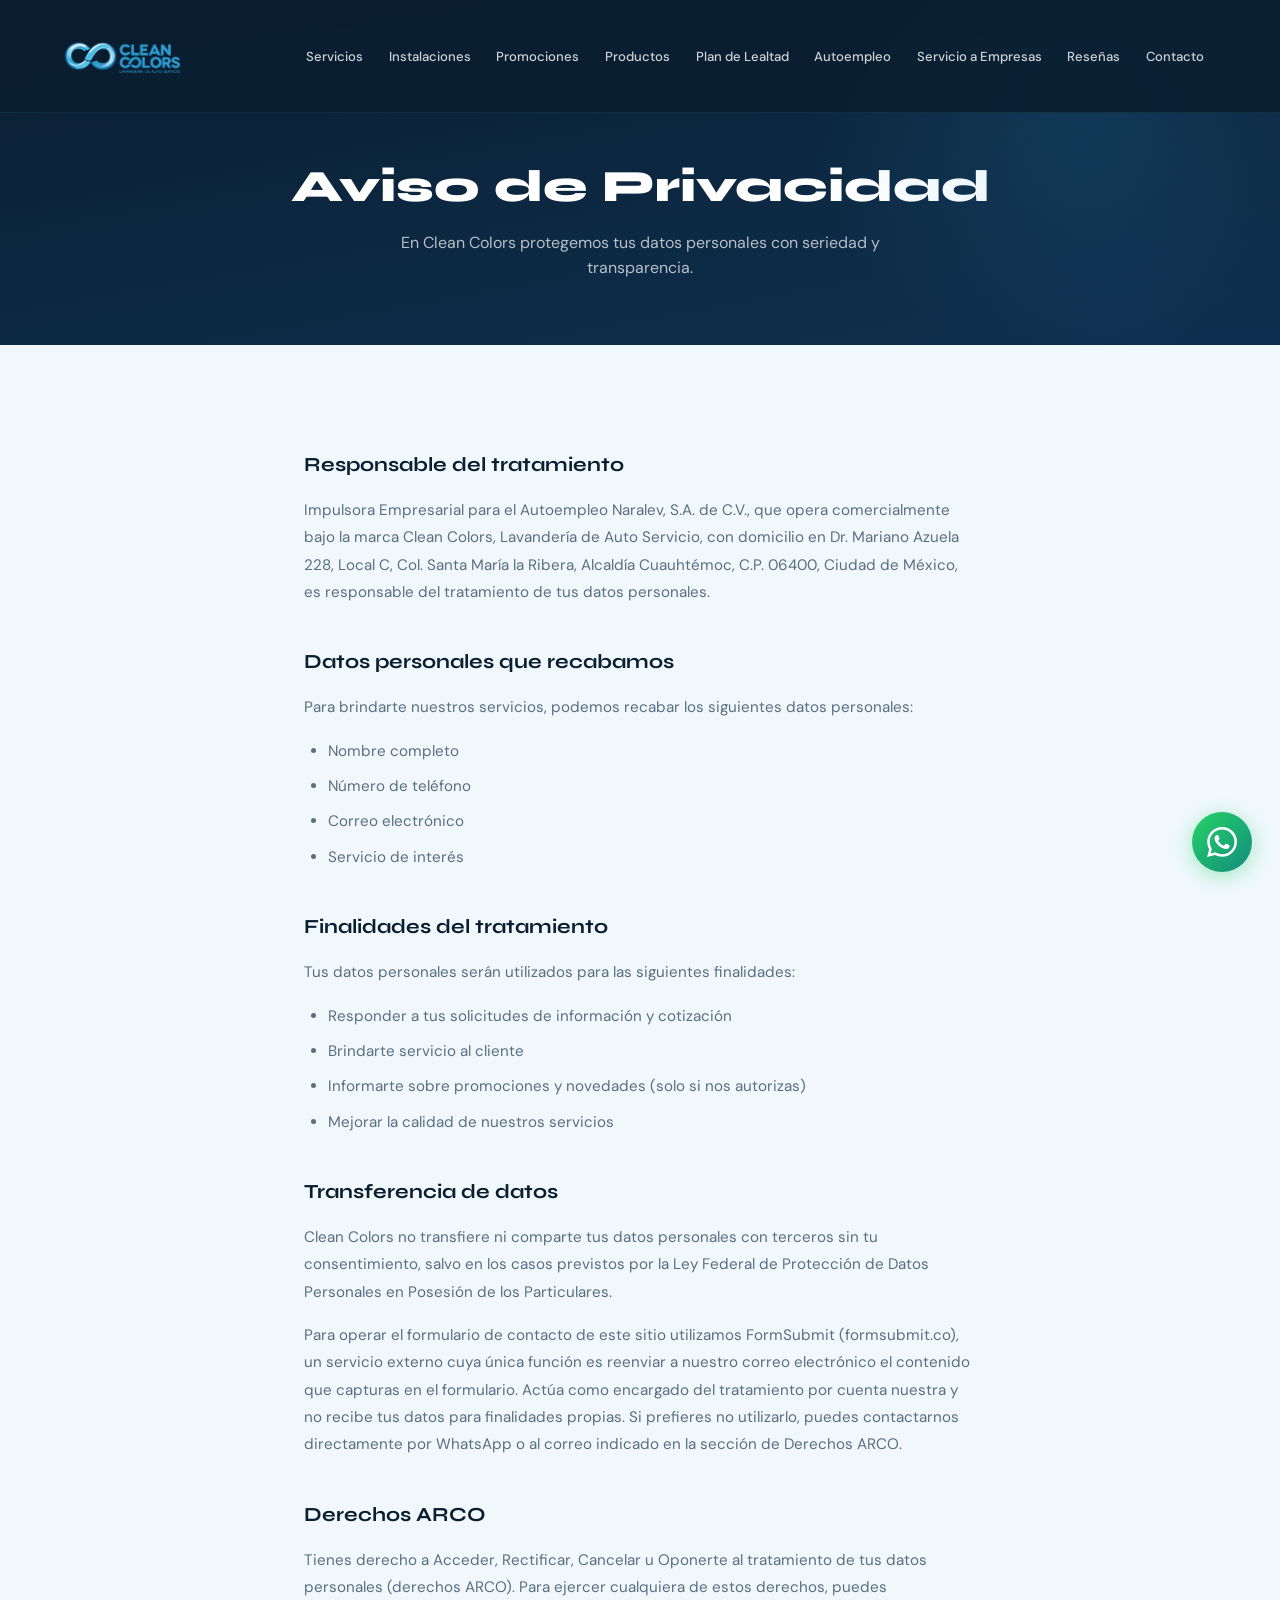
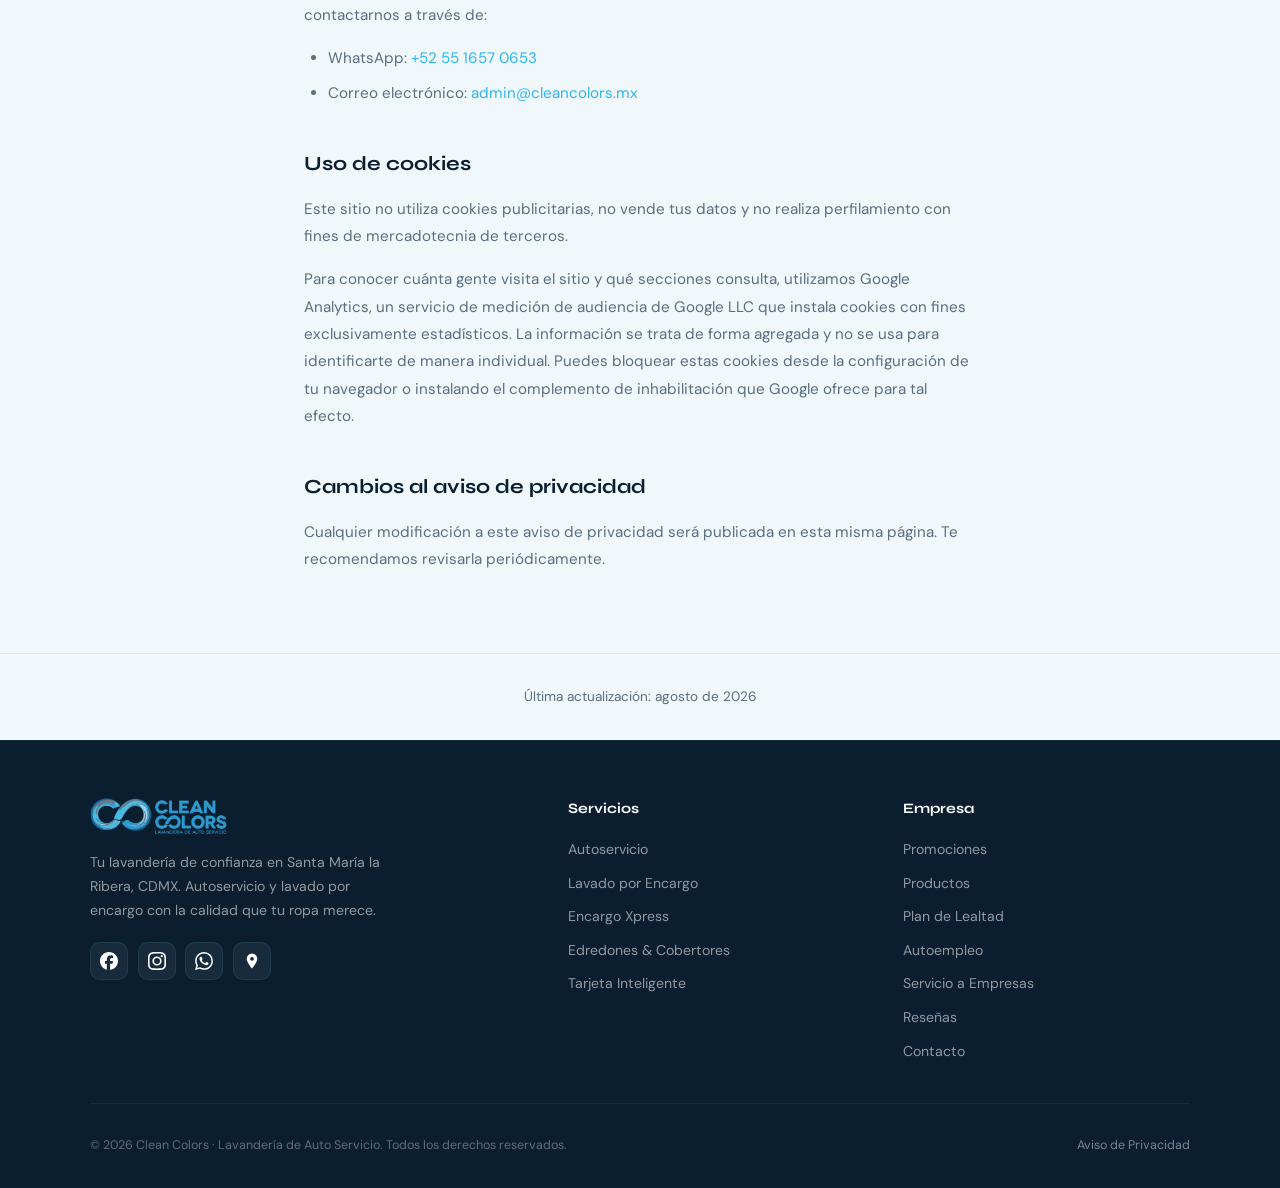
<file: aviso-de-privacidad.html>
<!DOCTYPE html>
<html lang="es">
<head>
  <meta charset="UTF-8"/>
  <meta name="viewport" content="width=device-width, initial-scale=1.0"/>
  <title>Aviso de Privacidad | Clean Colors Lavander&iacute;a</title>
  <meta name="description" content="Aviso de privacidad de Clean Colors Lavander&iacute;a. Conoce c&oacute;mo protegemos y tratamos tus datos personales."/>
  <link rel="preconnect" href="https://fonts.googleapis.com"/>
  <link rel="preconnect" href="https://fonts.gstatic.com" crossorigin/>
  <link href="https://fonts.googleapis.com/css2?family=Syne:wght@600;700;800&family=DM+Sans:wght@400;500;600;700&display=swap" rel="stylesheet"/>
  <link rel="stylesheet" href="styles.css"/>
  <link rel="icon" href="favicon.ico" sizes="32x32"/>
  <link rel="icon" type="image/png" href="favicon-32.png" sizes="32x32"/>
  <link rel="icon" type="image/png" href="favicon-192.png" sizes="192x192"/>
  <link rel="apple-touch-icon" href="apple-touch-icon.png"/>
  <meta name="theme-color" content="#0A1E30"/>
  <!-- ===== CC-META: vista previa al compartir (WhatsApp, Facebook) ===== -->
  <link rel="canonical" href="https://cleancolors.mx/aviso-de-privacidad.html"/>
  <meta property="og:type" content="website"/>
  <meta property="og:locale" content="es_MX"/>
  <meta property="og:site_name" content="Clean Colors Lavandería"/>
  <meta property="og:url" content="https://cleancolors.mx/aviso-de-privacidad.html"/>
  <meta property="og:title" content="Aviso de Privacidad | Clean Colors"/>
  <meta property="og:description" content="Aviso de privacidad de Clean Colors Lavandería, Santa María la Ribera, CDMX."/>
  <meta property="og:image" content="https://cleancolors.mx/og-image.jpg"/>
  <meta property="og:image:width" content="1200"/>
  <meta property="og:image:height" content="630"/>
  <meta property="og:image:alt" content="Interior de Clean Colors Lavandería en Santa María la Ribera"/>
  <meta name="twitter:card" content="summary_large_image"/>
  <meta name="twitter:title" content="Aviso de Privacidad | Clean Colors"/>
  <meta name="twitter:description" content="Aviso de privacidad de Clean Colors Lavandería, Santa María la Ribera, CDMX."/>
  <meta name="twitter:image" content="https://cleancolors.mx/og-image.jpg"/>
  <meta name="robots" content="index, follow"/>
  <meta name="geo.region" content="MX-CMX"/>
  <meta name="geo.placename" content="Santa María la Ribera, Ciudad de México"/>
  <!-- ===== MEDICIÓN =====
       El ID de Google Analytics vive en UN SOLO lugar: el archivo analytics.js
       Mientras ahí diga G-XXXXXXXXXX, la medición está apagada y no se carga nada. -->
  <script defer src="analytics.js"></script>

  <style>
    .privacy-hero{background:linear-gradient(170deg,var(--navy) 0%,#0E3050 100%);color:var(--white);padding:10rem 5% 4rem;text-align:center;position:relative;overflow:hidden}
    .privacy-hero::before{content:'';position:absolute;width:600px;height:600px;background:radial-gradient(circle,rgba(43,159,212,.15) 0%,transparent 65%);border-radius:50%;top:-200px;right:-100px;pointer-events:none}
    .privacy-hero h1{font-family:'Syne',sans-serif;font-weight:800;font-size:clamp(1.8rem,4vw,2.8rem);line-height:1.2;margin-bottom:1rem}
    .privacy-hero p{color:rgba(255,255,255,.7);font-size:1rem;max-width:550px;margin:0 auto}
    .privacy-content{max-width:800px;margin:0 auto;padding:4rem 5%}
    .privacy-content h2{font-family:'Syne',sans-serif;font-weight:700;font-size:1.25rem;color:var(--navy);margin:2.5rem 0 1rem}
    .privacy-content p{font-size:.95rem;color:var(--gray);line-height:1.8;margin-bottom:1rem}
    .privacy-content ul{padding-left:1.5rem;margin-bottom:1rem}
    .privacy-content ul li{font-size:.95rem;color:var(--gray);line-height:1.8;margin-bottom:.5rem;list-style:disc}
    .privacy-update{font-size:.85rem;color:var(--gray);text-align:center;padding:2rem 5%;border-top:1px solid rgba(0,0,0,.08)}
  
/* >>> CC realce (inicio) <<< */
:root{--cc-a1:#5CC8EE;--cc-a2:#00C9AE;--cc-shadow:rgba(46,181,240,.14);}
/* ============================================================
   REALCE VISUAL — jul 2026 (solo estetica; NO cambia contenido)
   Acento por-pagina via --cc-a1 / --cc-a2 / --cc-shadow (se define arriba por pagina).
   Para revertir: borra el bloque ">>> CC realce <<<" y el <script> de realce.
   ============================================================ */

/* Logo del nav mas grande (para legibilidad del tagline): 80 escritorio · 64 movil */
.nav-logo img{height:80px!important;width:auto!important}
@media(max-width:768px){.nav-logo img{height:64px!important}}

/* Barra de progreso de lectura */
#cc-progress{position:fixed;top:0;left:0;height:3px;width:0;z-index:2000;pointer-events:none;
  background:linear-gradient(90deg,var(--cc-a1,#5CC8EE),var(--cc-a2,#00C9AE));box-shadow:0 0 12px var(--cc-shadow,rgba(0,201,174,.5))}

/* Nav se solidifica al hacer scroll */
nav.cc-scrolled{background:rgba(10,30,48,.94)!important;box-shadow:0 8px 26px rgba(0,0,0,.30)}

/* Reveal al entrar en viewport (clase agregada por JS; sin JS todo se ve normal) */
.cc-reveal{opacity:0;transform:translateY(26px);
  transition:opacity .7s cubic-bezier(.2,.7,.2,1),transform .7s cubic-bezier(.2,.7,.2,1);will-change:opacity,transform}
.cc-reveal.cc-in{opacity:1;transform:none}

/* Tarjetas genericas (cualquier pagina): elevar + sombra en el tono de la pagina */
.cc-card.cc-in{transition:transform .3s cubic-bezier(.2,.7,.2,1),box-shadow .35s}
.cc-card.cc-in:hover{transform:translateY(-6px);box-shadow:0 18px 44px var(--cc-shadow,rgba(0,201,174,.18))}

/* Botones: barrido de luz al pasar el cursor */
.btn-primary,.form-btn{position:relative;overflow:hidden;isolation:isolate}
.btn-primary::after,.form-btn::after{content:"";position:absolute;top:0;left:-130%;width:55%;height:100%;z-index:1;pointer-events:none;
  background:linear-gradient(100deg,transparent,rgba(255,255,255,.5),transparent);transform:skewX(-18deg)}
.btn-primary:hover::after,.form-btn:hover::after{animation:cc-shine .8s ease}
@keyframes cc-shine{to{left:150%}}

/* Subrayado animado del enfasis en titulos */
.s-title em,.s-title strong{position:relative;display:inline-block}
.s-title em::after,.s-title strong::after{content:"";position:absolute;left:0;right:0;bottom:.04em;height:.13em;border-radius:4px;
  background:linear-gradient(90deg,var(--cc-a2,#00C9AE),var(--cc-a1,#5CC8EE));transform:scaleX(0);transform-origin:left;transition:transform .6s .15s cubic-bezier(.2,.7,.2,1)}
.s-title.cc-in em::after,.s-title.cc-in strong::after{transform:scaleX(1)}

/* Campos de formulario: halo al enfocar */
.fg input:focus,.fg select:focus,.fg textarea:focus{box-shadow:0 0 0 3px var(--cc-shadow,rgba(46,181,240,.16))}

/* ===== detalles finos SOLO index (estas clases no existen en paginas internas) ===== */
#hero::before{content:"";position:absolute;inset:0;z-index:0;pointer-events:none;
  background:
    radial-gradient(38% 48% at 18% 22%,var(--cc-aura1,rgba(0,201,174,.20)),transparent 70%),
    radial-gradient(44% 54% at 82% 18%,var(--cc-aura2,rgba(92,200,238,.22)),transparent 72%),
    radial-gradient(50% 60% at 62% 82%,rgba(18,119,168,.20),transparent 72%);
  animation:cc-aurora 20s ease-in-out infinite alternate}
@keyframes cc-aurora{0%{transform:scale(1) translate(0,0)}50%{transform:scale(1.1) translate(2%,-2%)}100%{transform:scale(1.05) translate(-2%,1%)}}
#hero>.bubbles{z-index:1}
#hero>.hero-content,#hero>.hero-badges,#hero>.hero-wave{position:relative;z-index:2}
.hero-tag{animation:cc-glow 3.6s ease-in-out infinite}
@keyframes cc-glow{0%,100%{box-shadow:0 0 0 rgba(92,200,238,0)}50%{box-shadow:0 0 20px rgba(92,200,238,.35)}}
.badge{transition:transform .3s,box-shadow .3s,border-color .3s!important}
.badge:hover{transform:translateY(-5px)!important;border-color:rgba(0,201,174,.5)!important;box-shadow:0 14px 32px rgba(0,201,174,.20)!important}
.svc-card{position:relative;overflow:hidden}
.svc-card::before{content:"";position:absolute;top:0;left:0;right:0;height:3px;z-index:1;
  background:linear-gradient(90deg,var(--cc-a1,#5CC8EE),var(--cc-a2,#00C9AE));transform:scaleX(0);transform-origin:left;transition:transform .45s ease}
.svc-card:hover::before{transform:scaleX(1)}
.svc-card:hover{box-shadow:0 20px 46px rgba(0,201,174,.16)!important;border-color:rgba(0,201,174,.28)!important}
.svc-icon-wrap{transition:transform .45s ease}
.svc-card:hover .svc-icon-wrap{transform:translateY(-3px) scale(1.04)}
.svc-card .price-val{transition:color .2s}
.svc-card:hover .price-val{color:var(--blue-dark)}
.promo:hover{box-shadow:0 16px 42px rgba(0,201,174,.14)!important}
.testi{overflow:hidden}
.testi::before{content:"";position:absolute;left:0;top:0;bottom:0;width:3px;z-index:1;
  background:linear-gradient(180deg,var(--cc-a1,#5CC8EE),var(--cc-a2,#00C9AE));transform:scaleY(0);transform-origin:top;transition:transform .4s ease}
.testi:hover::before{transform:scaleY(1)}
.gi{transition:box-shadow .4s,transform .4s}
.gi:hover{box-shadow:0 22px 52px rgba(10,30,48,.30)}
.gi-overlay{transition:padding .3s,background .3s}
.gi:hover .gi-overlay{padding-bottom:1.4rem;background:linear-gradient(transparent,rgba(10,30,48,.88))}
/* >>> CC realce (fin) <<< */
</style>
</head>
<body>
<a href="#main-content" class="skip-link">Saltar al contenido</a>
<nav>
  <a href="index.html" class="nav-logo"><img src="logo-horizontal.png" alt="Clean Colors Logo"/></a>
  <button class="nav-hamburger" id="nav-hamburger" aria-label="Abrir men&uacute;" aria-expanded="false">
    <span></span><span></span><span></span>
  </button>
  <ul class="nav-links" id="nav-links">
    <li><a href="index.html#servicios">Servicios</a></li>
    <li><a href="index.html#instalaciones">Instalaciones</a></li>
    <li><a href="index.html#promociones">Promociones</a></li>
    <li><a href="productos.html">Productos</a></li>
    <li><a href="lealtad.html">Plan de Lealtad</a></li>
    <li><a href="autoempleo.html">Autoempleo</a></li>
    <li><a href="empresas.html">Servicio a Empresas</a></li>
    <li><a href="index.html#testimonios">Rese&ntilde;as</a></li>
    <li><a href="index.html#contacto">Contacto</a></li>
  </ul>
</nav>
<div class="nav-overlay" id="nav-overlay"></div>

<section class="privacy-hero">
  <h1>Aviso de Privacidad</h1>
  <p>En Clean Colors protegemos tus datos personales con seriedad y transparencia.</p>
</section>

<main id="main-content" class="privacy-content">
  <h2>Responsable del tratamiento</h2>
  <p>Impulsora Empresarial para el Autoempleo Naralev, S.A. de C.V., que opera comercialmente bajo la marca Clean Colors, Lavander&iacute;a de Auto Servicio, con domicilio en Dr. Mariano Azuela 228, Local C, Col. Santa Mar&iacute;a la Ribera, Alcald&iacute;a Cuauht&eacute;moc, C.P. 06400, Ciudad de M&eacute;xico, es responsable del tratamiento de tus datos personales.</p>

  <h2>Datos personales que recabamos</h2>
  <p>Para brindarte nuestros servicios, podemos recabar los siguientes datos personales:</p>
  <ul>
    <li>Nombre completo</li>
    <li>N&uacute;mero de tel&eacute;fono</li>
    <li>Correo electr&oacute;nico</li>
    <li>Servicio de inter&eacute;s</li>
  </ul>

  <h2>Finalidades del tratamiento</h2>
  <p>Tus datos personales ser&aacute;n utilizados para las siguientes finalidades:</p>
  <ul>
    <li>Responder a tus solicitudes de informaci&oacute;n y cotizaci&oacute;n</li>
    <li>Brindarte servicio al cliente</li>
    <li>Informarte sobre promociones y novedades (solo si nos autorizas)</li>
    <li>Mejorar la calidad de nuestros servicios</li>
  </ul>

  <h2>Transferencia de datos</h2>
  <p>Clean Colors no transfiere ni comparte tus datos personales con terceros sin tu consentimiento, salvo en los casos previstos por la Ley Federal de Protecci&oacute;n de Datos Personales en Posesi&oacute;n de los Particulares.</p>
  <p>Para operar el formulario de contacto de este sitio utilizamos FormSubmit (formsubmit.co), un servicio externo cuya &uacute;nica funci&oacute;n es reenviar a nuestro correo electr&oacute;nico el contenido que capturas en el formulario. Act&uacute;a como encargado del tratamiento por cuenta nuestra y no recibe tus datos para finalidades propias. Si prefieres no utilizarlo, puedes contactarnos directamente por WhatsApp o al correo indicado en la secci&oacute;n de Derechos ARCO.</p>

  <h2>Derechos ARCO</h2>
  <p>Tienes derecho a Acceder, Rectificar, Cancelar u Oponerte al tratamiento de tus datos personales (derechos ARCO). Para ejercer cualquiera de estos derechos, puedes contactarnos a trav&eacute;s de:</p>
  <ul>
    <li>WhatsApp: <a href="https://wa.me/525516570653" style="color:var(--blue-mid);">+52 55 1657 0653</a></li>
    <li>Correo electr&oacute;nico: <a href="mailto:admin@cleancolors.mx" style="color:var(--blue-mid);">admin@cleancolors.mx</a></li>
  </ul>

  <h2>Uso de cookies</h2>
  <p>Este sitio no utiliza cookies publicitarias, no vende tus datos y no realiza perfilamiento con fines de mercadotecnia de terceros.</p>
  <p>Para conocer cu&aacute;nta gente visita el sitio y qu&eacute; secciones consulta, utilizamos Google Analytics, un servicio de medici&oacute;n de audiencia de Google LLC que instala cookies con fines exclusivamente estad&iacute;sticos. La informaci&oacute;n se trata de forma agregada y no se usa para identificarte de manera individual. Puedes bloquear estas cookies desde la configuraci&oacute;n de tu navegador o instalando el complemento de inhabilitaci&oacute;n que Google ofrece para tal efecto.</p>

  <h2>Cambios al aviso de privacidad</h2>
  <p>Cualquier modificaci&oacute;n a este aviso de privacidad ser&aacute; publicada en esta misma p&aacute;gina. Te recomendamos revisarla peri&oacute;dicamente.</p>
</main>

<div class="privacy-update">&Uacute;ltima actualizaci&oacute;n: agosto de 2026</div>

<footer>
  <div class="footer-grid">
    <div class="f-brand">
      <img src="logo.png" alt="Clean Colors" loading="lazy" decoding="async"/>
      <p>Tu lavandería de confianza en Santa María la Ribera, CDMX. Autoservicio y lavado por encargo con la calidad que tu ropa merece.</p>
      <div class="f-socials">
        <a class="f-soc" href="https://www.facebook.com/p/Clean-Colors-Lavander%C3%ADa-de-Autoservicio-61575397217774/" target="_blank" rel="noopener" title="Facebook" aria-label="Clean Colors en Facebook"><svg class="f-soc-ico" viewBox="0 0 24 24" role="img" aria-hidden="true" fill="currentColor"><path d="M9.101 23.691v-7.98H6.627v-3.667h2.474v-1.58c0-4.085 1.848-5.978 5.858-5.978.401 0 .955.042 1.468.103a8.68 8.68 0 0 1 1.141.195v3.325a8.623 8.623 0 0 0-.653-.036 26.805 26.805 0 0 0-.733-.009c-.707 0-1.259.096-1.675.309a1.686 1.686 0 0 0-.679.622c-.258.42-.374.995-.374 1.752v1.297h3.919l-.386 2.103-.287 1.564h-3.246v8.245C19.396 23.238 24 18.179 24 12.044c0-6.627-5.373-12-12-12s-12 5.373-12 12c0 5.628 3.874 10.35 9.101 11.647Z"/></svg></a>
        <a class="f-soc" href="https://instagram.com/clean_colors_lavanderia" target="_blank" rel="noopener" title="Instagram" aria-label="Clean Colors en Instagram"><svg class="f-soc-ico" viewBox="0 0 24 24" role="img" aria-hidden="true" fill="currentColor"><path d="M12 0C8.74 0 8.333.015 7.053.072 5.775.132 4.905.333 4.14.63c-.789.306-1.459.717-2.126 1.384S.935 3.35.63 4.14C.333 4.905.131 5.775.072 7.053.012 8.333 0 8.74 0 12s.015 3.667.072 4.947c.06 1.277.261 2.148.558 2.913.306.788.717 1.459 1.384 2.126.667.666 1.336 1.079 2.126 1.384.766.296 1.636.499 2.913.558C8.333 23.988 8.74 24 12 24s3.667-.015 4.947-.072c1.277-.06 2.148-.262 2.913-.558.788-.306 1.459-.718 2.126-1.384.666-.667 1.079-1.335 1.384-2.126.296-.765.499-1.636.558-2.913.06-1.28.072-1.687.072-4.947s-.015-3.667-.072-4.947c-.06-1.277-.262-2.149-.558-2.913-.306-.789-.718-1.459-1.384-2.126C21.319 1.347 20.651.935 19.86.63c-.765-.297-1.636-.499-2.913-.558C15.667.012 15.26 0 12 0zm0 2.16c3.203 0 3.585.016 4.85.071 1.17.055 1.805.249 2.227.415.562.217.96.477 1.382.896.419.42.679.819.896 1.381.164.422.36 1.057.413 2.227.057 1.266.07 1.646.07 4.85s-.015 3.585-.074 4.85c-.061 1.17-.256 1.805-.421 2.227-.224.562-.479.96-.899 1.382-.419.419-.824.679-1.38.896-.42.164-1.065.36-2.235.413-1.274.057-1.649.07-4.859.07-3.211 0-3.586-.015-4.859-.074-1.171-.061-1.816-.256-2.236-.421-.569-.224-.96-.479-1.379-.899-.421-.419-.69-.824-.9-1.38-.165-.42-.359-1.065-.42-2.235-.045-1.26-.061-1.649-.061-4.844 0-3.196.016-3.586.061-4.861.061-1.17.255-1.814.42-2.234.21-.57.479-.96.9-1.381.419-.419.81-.689 1.379-.898.42-.166 1.051-.361 2.221-.421 1.275-.045 1.65-.06 4.859-.06l.045.03zm0 3.678a6.162 6.162 0 100 12.324 6.162 6.162 0 000-12.324zM12 16a4 4 0 110-8 4 4 0 010 8zm7.846-10.405a1.441 1.441 0 01-2.88 0 1.44 1.44 0 012.88 0z"/></svg></a>
        <a class="f-soc" href="https://wa.me/525516570653" target="_blank" rel="noopener" title="WhatsApp" aria-label="Escríbenos por WhatsApp"><svg class="f-soc-ico" viewBox="0 0 24 24" role="img" aria-hidden="true" fill="currentColor"><path d="M17.472 14.382c-.297-.149-1.758-.867-2.03-.967-.273-.099-.471-.148-.67.15-.197.297-.767.966-.94 1.164-.173.199-.347.223-.644.075-.297-.15-1.255-.463-2.39-1.475-.883-.788-1.48-1.761-1.653-2.059-.173-.297-.018-.458.13-.606.134-.133.298-.347.446-.52.149-.174.198-.298.298-.497.099-.198.05-.371-.025-.52-.075-.149-.669-1.612-.916-2.207-.242-.579-.487-.5-.669-.51-.173-.008-.371-.01-.57-.01-.198 0-.52.074-.792.372-.272.297-1.04 1.016-1.04 2.479 0 1.462 1.065 2.875 1.213 3.074.149.198 2.096 3.2 5.077 4.487.709.306 1.262.489 1.694.625.712.227 1.36.195 1.871.118.571-.085 1.758-.719 2.006-1.413.248-.694.248-1.289.173-1.413-.074-.124-.272-.198-.57-.347m-5.421 7.403h-.004a9.87 9.87 0 01-5.031-1.378l-.361-.214-3.741.982.998-3.648-.235-.374a9.86 9.86 0 01-1.51-5.26c.001-5.45 4.436-9.884 9.888-9.884 2.64 0 5.122 1.03 6.988 2.898a9.825 9.825 0 012.893 6.994c-.003 5.45-4.437 9.884-9.885 9.884m8.413-18.297A11.815 11.815 0 0012.05 0C5.495 0 .16 5.335.157 11.892c0 2.096.547 4.142 1.588 5.945L.057 24l6.305-1.654a11.882 11.882 0 005.683 1.448h.005c6.554 0 11.89-5.335 11.893-11.893a11.821 11.821 0 00-3.48-8.413Z"/></svg></a>
        <a class="f-soc" href="https://www.google.com/maps/search/Clean+Colors+Lavander%C3%ADa+Dr+Mariano+Azuela+228+Santa+Mar%C3%ADa+la+Ribera+CDMX" target="_blank" rel="noopener" title="Cómo llegar" aria-label="Ubicación en Google Maps"><svg class="f-soc-ico" viewBox="0 0 24 24" role="img" aria-hidden="true" fill="currentColor"><path d="M12 2a7 7 0 0 0-7 7c0 5.25 7 13 7 13s7-7.75 7-13a7 7 0 0 0-7-7zm0 9.5A2.5 2.5 0 1 1 12 6.5a2.5 2.5 0 0 1 0 5z"/></svg></a>
      </div>
    </div>
    <div class="f-col">
      <h4>Servicios</h4>
      <ul>
        <li><a href="index.html#servicios">Autoservicio</a></li>
        <li><a href="index.html#servicios">Lavado por Encargo</a></li>
        <li><a href="index.html#servicios">Encargo Xpress</a></li>
        <li><a href="index.html#servicios">Edredones &amp; Cobertores</a></li>
        <li><a href="lealtad.html">Tarjeta Inteligente</a></li>
      </ul>
    </div>
    <div class="f-col">
      <h4>Empresa</h4>
      <ul>
        <li><a href="index.html#promociones">Promociones</a></li>
        <li><a href="productos.html">Productos</a></li>
        <li><a href="lealtad.html">Plan de Lealtad</a></li>
        <li><a href="autoempleo.html">Autoempleo</a></li>
        <li><a href="empresas.html">Servicio a Empresas</a></li>
        <li><a href="index.html#testimonios">Reseñas</a></li>
        <li><a href="index.html#contacto">Contacto</a></li>
      </ul>
    </div>
  </div>
  <div class="footer-bottom">
    <span>© 2026 Clean Colors · Lavandería de Auto Servicio. Todos los derechos reservados.</span>
    <span><a href="aviso-de-privacidad.html">Aviso de Privacidad</a></span>
  </div>
</footer>

<a class="wa-float" href="https://wa.me/525516570653" target="_blank" rel="noopener" aria-label="Escríbenos por WhatsApp" title="Escr&iacute;benos por WhatsApp"><svg viewBox="0 0 24 24" fill="#fff" aria-hidden="true" style="width:30px;height:30px"><path d="M17.472 14.382c-.297-.149-1.758-.867-2.03-.967-.273-.099-.471-.148-.67.15-.197.297-.767.966-.94 1.164-.173.199-.347.223-.644.075-.297-.15-1.255-.463-2.39-1.475-.883-.788-1.48-1.761-1.653-2.059-.173-.297-.018-.458.13-.606.134-.133.298-.347.446-.52.149-.174.198-.298.298-.497.099-.198.05-.371-.025-.52-.075-.149-.669-1.612-.916-2.207-.242-.579-.487-.5-.669-.51-.173-.008-.371-.01-.57-.01-.198 0-.52.074-.792.372-.272.297-1.04 1.016-1.04 2.479 0 1.462 1.065 2.875 1.213 3.074.149.198 2.096 3.2 5.077 4.487.709.306 1.262.489 1.694.625.712.227 1.36.195 1.871.118.571-.085 1.758-.719 2.006-1.413.248-.694.248-1.289.173-1.413-.074-.124-.272-.198-.57-.347m-5.421 7.403h-.004a9.87 9.87 0 01-5.031-1.378l-.361-.214-3.741.982.998-3.648-.235-.374a9.86 9.86 0 01-1.51-5.26c.001-5.45 4.436-9.884 9.888-9.884 2.64 0 5.122 1.03 6.988 2.898a9.825 9.825 0 012.893 6.994c-.003 5.45-4.437 9.884-9.885 9.884m8.413-18.297A11.815 11.815 0 0012.05 0C5.495 0 .16 5.335.157 11.892c0 2.096.547 4.142 1.588 5.945L.057 24l6.305-1.654a11.882 11.882 0 005.683 1.448h.005c6.554 0 11.89-5.335 11.893-11.893a11.821 11.821 0 00-3.48-8.413Z"/></svg></a>

<script>
  const hamburger=document.getElementById('nav-hamburger'),navLinks=document.getElementById('nav-links'),overlay=document.getElementById('nav-overlay');
  function closeMenu(){hamburger.classList.remove('active');hamburger.setAttribute('aria-expanded','false');navLinks.classList.remove('open');overlay.classList.remove('open');document.body.style.overflow='';}
  hamburger.addEventListener('click',function(){const isOpen=navLinks.classList.toggle('open');hamburger.classList.toggle('active');hamburger.setAttribute('aria-expanded',isOpen);overlay.classList.toggle('open');document.body.style.overflow=isOpen?'hidden':'';});
  overlay.addEventListener('click',closeMenu);
  navLinks.querySelectorAll('a').forEach(function(a){a.addEventListener('click',closeMenu);});
</script>
<script>window.CC_REVEAL='';window.CC_CARDS='';</script>
<script>
/* Clean Colors - realce visual (jul 2026): solo animacion; no altera contenido.
   Config por pagina via window.CC_REVEAL (selector a revelar) y window.CC_CARDS (selector de tarjetas). */
(function(){
  var reduce = window.matchMedia && window.matchMedia('(prefers-reduced-motion:reduce)').matches;

  // Barra de progreso + nav solido al scroll
  var bar=document.createElement('div'); bar.id='cc-progress'; document.body.appendChild(bar);
  var nav=document.querySelector('nav');
  function onScroll(){
    var st=window.pageYOffset||document.documentElement.scrollTop;
    var h=document.documentElement.scrollHeight-window.innerHeight;
    bar.style.width=(h>0?(st/h*100):0)+'%';
    if(nav){ st>40?nav.classList.add('cc-scrolled'):nav.classList.remove('cc-scrolled'); }
  }
  window.addEventListener('scroll',onScroll,{passive:true}); onScroll();

  var titles=document.querySelectorAll('.s-title');
  if(reduce || !('IntersectionObserver' in window)){
    titles.forEach(function(t){t.classList.add('cc-in');}); return;
  }

  function uniqPush(arr,el){ if(arr.indexOf(el)<0) arr.push(el); }

  var revealSel = window.CC_REVEAL || '.s-header,.services-grid,.promos-grid,.testi-grid,.contact-form';
  var cardSel   = window.CC_CARDS  || '';

  var items=[].slice.call(document.querySelectorAll(revealSel));
  // filas de galeria del index (si existen)
  [].slice.call(document.querySelectorAll('#instalaciones > div:last-child > div')).forEach(function(el){uniqPush(items,el);});
  // tarjetas: marcar como .cc-card y sumarlas al reveal
  if(cardSel){
    [].slice.call(document.querySelectorAll(cardSel)).forEach(function(el){ el.classList.add('cc-card'); uniqPush(items,el); });
  }

  items.forEach(function(el){el.classList.add('cc-reveal');});
  var io=new IntersectionObserver(function(es){es.forEach(function(e){
    if(e.isIntersecting){e.target.classList.add('cc-in');io.unobserve(e.target);}});},
    {threshold:.12,rootMargin:'0px 0px -6% 0px'});
  items.forEach(function(el){io.observe(el);});

  // Subrayado animado de titulos
  var tio=new IntersectionObserver(function(es){es.forEach(function(e){
    if(e.isIntersecting){e.target.classList.add('cc-in');tio.unobserve(e.target);}});},{threshold:.35});
  titles.forEach(function(t){tio.observe(t);});

  // Red de seguridad: revelar todo tras 3s por si algo falla
  setTimeout(function(){[].forEach.call(document.querySelectorAll('.cc-reveal:not(.cc-in)'),function(el){el.classList.add('cc-in');});},3000);
})();
</script>
</body>
</html>
</file>
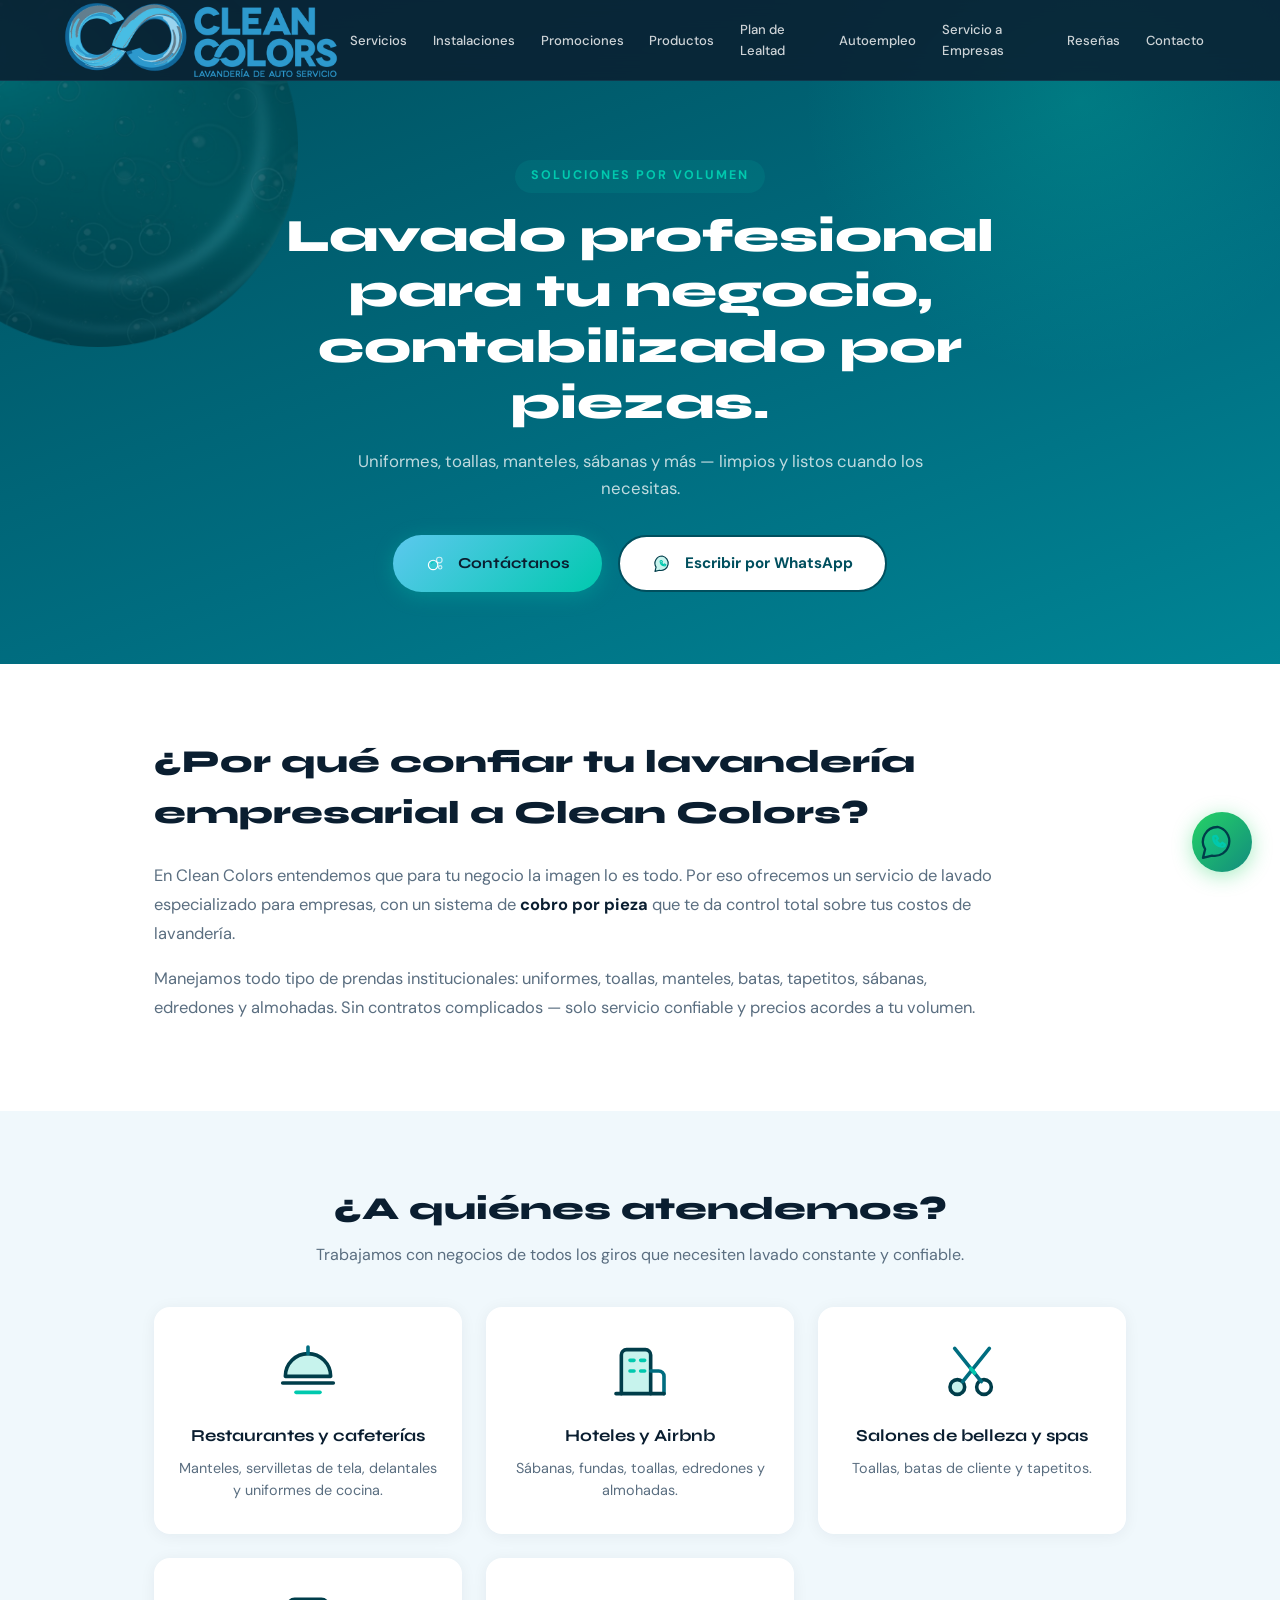
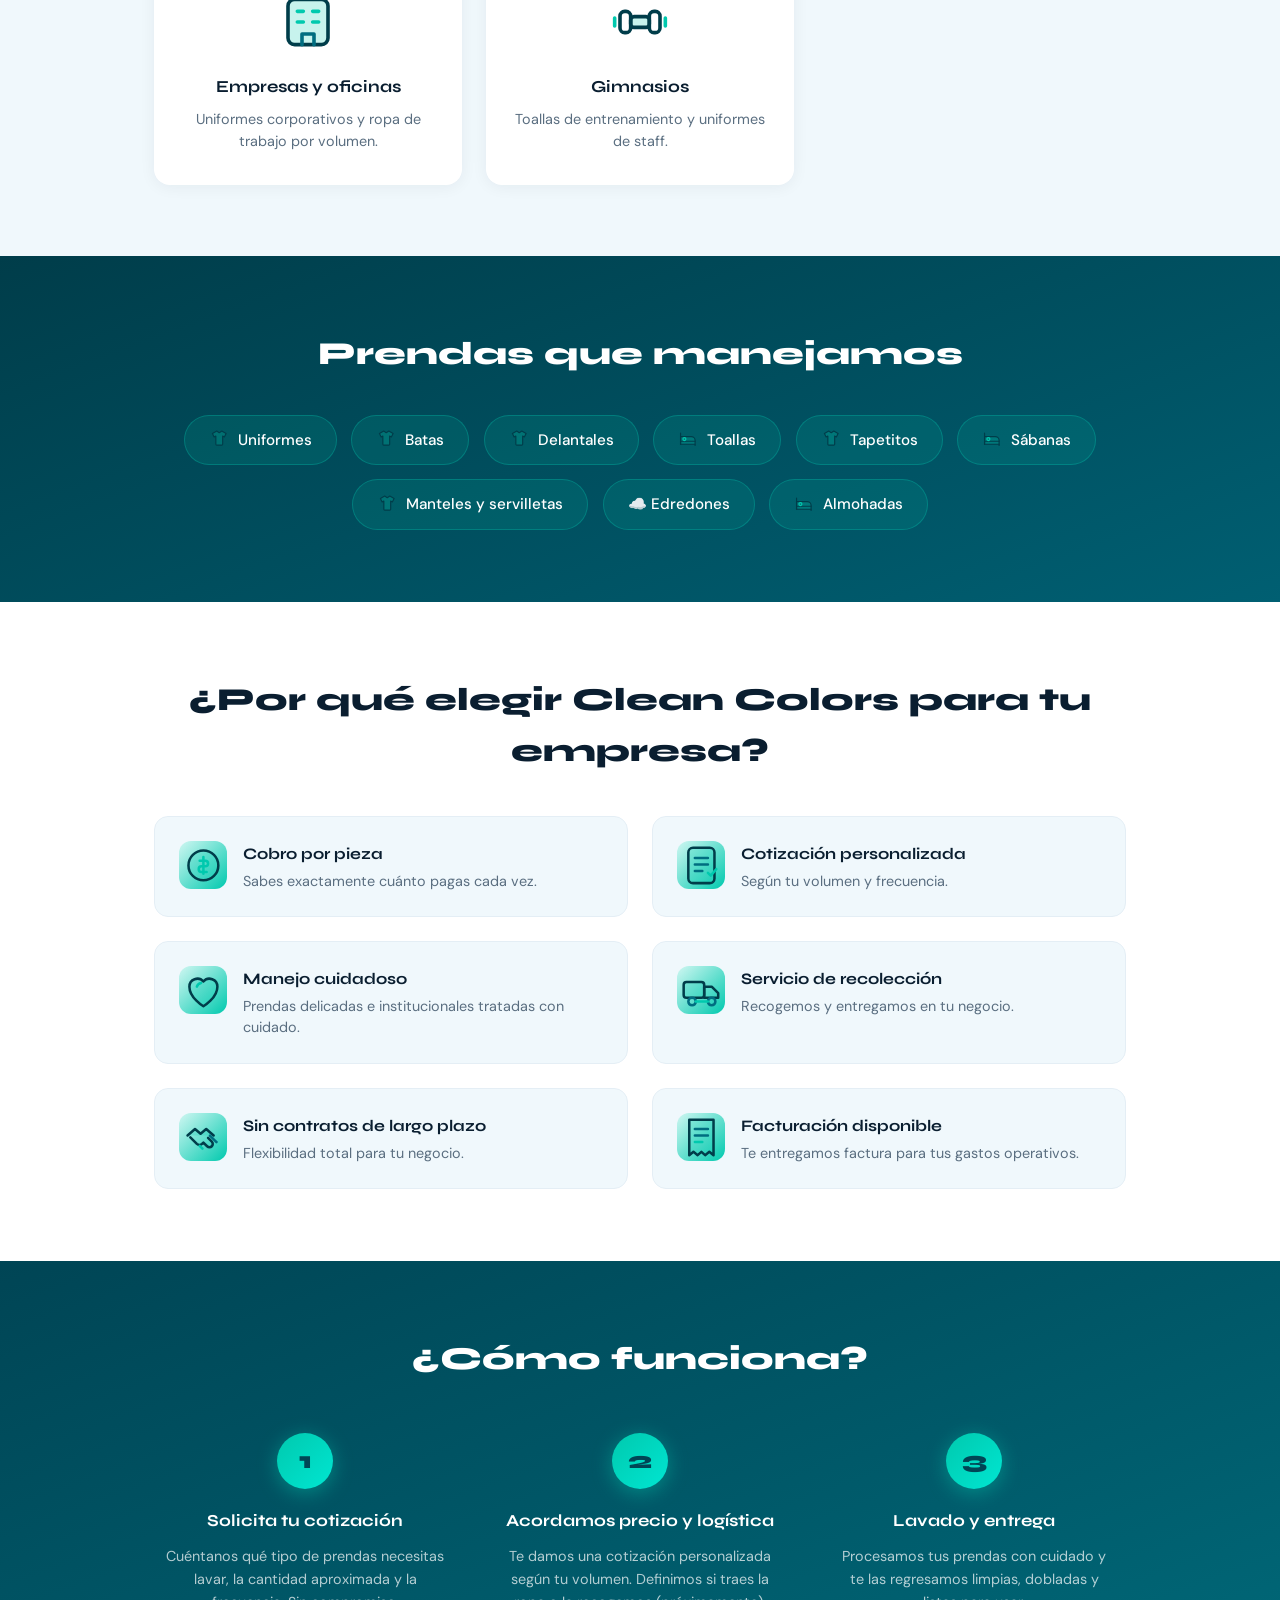
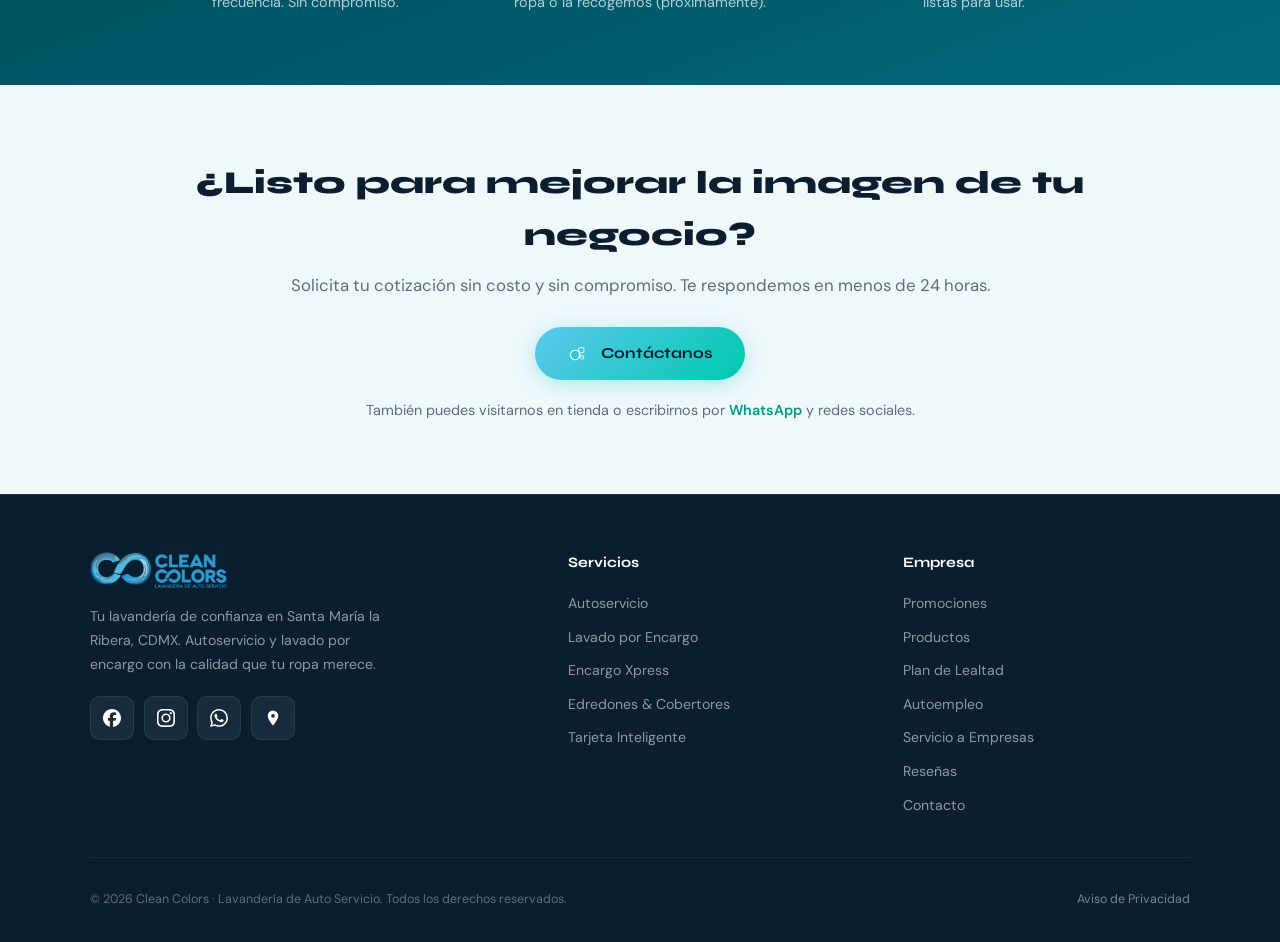
<file: empresas.html>
<!DOCTYPE html>
<html lang="es">
<head>
  <meta charset="UTF-8"/>
  <meta name="viewport" content="width=device-width, initial-scale=1.0"/>
  <title>Servicio a Empresas | Clean Colors Lavandería</title>
  <meta name="description" content="Servicio de lavandería profesional para empresas en CDMX. Cobro por pieza, cotización personalizada, facturación disponible. Uniformes, toallas, manteles y más."/>
  <link rel="preconnect" href="https://fonts.googleapis.com"/>
  <link rel="preconnect" href="https://fonts.gstatic.com" crossorigin/>
  <link href="https://fonts.googleapis.com/css2?family=Syne:wght@600;700;800&family=DM+Sans:wght@400;500;600;700&display=swap" rel="stylesheet"/>
  <link rel="stylesheet" href="styles.css"/>
  <link rel="icon" href="favicon.ico" sizes="32x32"/>
  <link rel="icon" type="image/png" href="favicon-32.png" sizes="32x32"/>
  <link rel="icon" type="image/png" href="favicon-192.png" sizes="192x192"/>
  <link rel="apple-touch-icon" href="apple-touch-icon.png"/>
  <meta name="theme-color" content="#0A1E30"/>
  <!-- ===== CC-META: vista previa al compartir (WhatsApp, Facebook) ===== -->
  <link rel="canonical" href="https://cleancolors.mx/empresas.html"/>
  <meta property="og:type" content="website"/>
  <meta property="og:locale" content="es_MX"/>
  <meta property="og:site_name" content="Clean Colors Lavandería"/>
  <meta property="og:url" content="https://cleancolors.mx/empresas.html"/>
  <meta property="og:title" content="Servicio a Empresas | Clean Colors Lavandería"/>
  <meta property="og:description" content="Lavandería para hoteles, restaurantes, spas y salones en CDMX. Servicio por volumen con recolección."/>
  <meta property="og:image" content="https://cleancolors.mx/og-image.jpg"/>
  <meta property="og:image:width" content="1200"/>
  <meta property="og:image:height" content="630"/>
  <meta property="og:image:alt" content="Interior de Clean Colors Lavandería en Santa María la Ribera"/>
  <meta name="twitter:card" content="summary_large_image"/>
  <meta name="twitter:title" content="Servicio a Empresas | Clean Colors Lavandería"/>
  <meta name="twitter:description" content="Lavandería para hoteles, restaurantes, spas y salones en CDMX. Servicio por volumen con recolección."/>
  <meta name="twitter:image" content="https://cleancolors.mx/og-image.jpg"/>
  <meta name="robots" content="index, follow"/>
  <meta name="geo.region" content="MX-CMX"/>
  <meta name="geo.placename" content="Santa María la Ribera, Ciudad de México"/>
  <!-- ===== MEDICIÓN =====
       El ID de Google Analytics vive en UN SOLO lugar: el archivo analytics.js
       Mientras ahí diga G-XXXXXXXXXX, la medición está apagada y no se carga nada. -->
  <script defer src="analytics.js"></script>

  <style>
    .page-hero{background:linear-gradient(160deg,#004F5E 0%,#006D80 60%,#008595 100%);color:var(--white);padding:10rem 5% 4.5rem;text-align:center;position:relative;overflow:hidden}
    .page-hero::before{content:'';position:absolute;width:600px;height:600px;background:radial-gradient(circle,rgba(0,201,174,.22) 0%,transparent 65%);border-radius:50%;top:-200px;right:-100px;pointer-events:none}
    .page-hero::after{content:'';position:absolute;width:400px;height:400px;background:radial-gradient(circle,rgba(0,230,210,.12) 0%,transparent 65%);border-radius:50%;bottom:-180px;left:-80px;pointer-events:none}
    .page-hero .s-label{display:inline-block;margin-bottom:1rem}
    .page-hero h1{font-family:'Syne',sans-serif;font-weight:800;font-size:clamp(1.8rem,4vw,2.9rem);line-height:1.2;max-width:750px;margin:0 auto 1rem}
    .page-hero p{max-width:600px;margin:0 auto 2rem;color:rgba(255,255,255,.75);font-size:1.05rem;line-height:1.65}
    .hero-ctas{display:flex;gap:1rem;justify-content:center;flex-wrap:wrap}
    .btn-secondary-emp{display:inline-flex;align-items:center;gap:.5rem;padding:.9rem 2rem;border-radius:50px;font-size:.95rem;font-weight:700;color:#004F5E;border:2px solid #004F5E;background:#fff;text-decoration:none;transition:all .3s ease}
    .btn-secondary-emp:hover{background:#F0FAFA;border-color:#00A896;color:#004F5E}
    .emp-container{max-width:1100px;margin:0 auto;padding:0 5%}
    .emp-intro{background:var(--white);padding:4.5rem 0}
    .emp-intro h2{font-family:'Syne',sans-serif;font-weight:800;font-size:clamp(1.5rem,3vw,2rem);color:var(--navy);margin-bottom:1.5rem}
    .emp-intro p{font-size:1.03rem;line-height:1.75;color:var(--gray);margin-bottom:1rem;max-width:850px}
    .emp-intro p strong{color:var(--navy)}
    .emp-clientes{background:var(--off-white);padding:4.5rem 0}
    .emp-clientes h2{font-family:'Syne',sans-serif;font-weight:800;font-size:clamp(1.5rem,3vw,2rem);color:var(--navy);text-align:center;margin-bottom:.5rem}
    .emp-section-sub{text-align:center;color:var(--gray);font-size:1rem;margin-bottom:2.5rem}
    .emp-grid-clientes{display:grid;grid-template-columns:repeat(3,1fr);gap:1.5rem}
    .emp-card-cliente{background:var(--white);border-radius:16px;padding:2rem 1.5rem;text-align:center;box-shadow:0 2px 16px rgba(10,30,48,.06);transition:transform .3s,box-shadow .3s}
    .emp-card-cliente:hover{transform:translateY(-4px);box-shadow:0 8px 28px rgba(0,201,174,.18)}
    .emp-card-icon{font-size:2.5rem;margin-bottom:1rem}
    .emp-card-cliente h3{font-family:'Syne',sans-serif;font-weight:700;font-size:1.05rem;color:var(--navy);margin-bottom:.5rem}
    .emp-card-cliente p{font-size:.9rem;color:var(--gray);line-height:1.5}
    .emp-prendas{background:linear-gradient(160deg,#003D4A 0%,#005F72 100%);padding:4.5rem 0;text-align:center}
    .emp-prendas h2{font-family:'Syne',sans-serif;font-weight:800;font-size:clamp(1.5rem,3vw,2rem);color:var(--white);margin-bottom:2.2rem}
    .emp-prendas-grid{display:flex;flex-wrap:wrap;gap:.9rem;justify-content:center}
    .emp-prenda-tag{background:rgba(0,201,174,.12);border:1px solid rgba(0,201,174,.3);color:var(--white);padding:.75rem 1.5rem;border-radius:50px;font-size:.95rem;font-weight:500;transition:all .3s}
    .emp-prenda-tag:hover{background:rgba(0,201,174,.25);border-color:#00C9AE;transform:translateY(-2px)}
    .emp-beneficios{background:var(--white);padding:4.5rem 0}
    .emp-beneficios h2{font-family:'Syne',sans-serif;font-weight:800;font-size:clamp(1.5rem,3vw,2rem);color:var(--navy);text-align:center;margin-bottom:2.5rem}
    .emp-grid-beneficios{display:grid;grid-template-columns:repeat(2,1fr);gap:1.5rem}
    .emp-beneficio{display:flex;align-items:flex-start;gap:1rem;background:var(--off-white);border-radius:14px;padding:1.5rem;border:1px solid #E4EEF5;transition:all .3s}
    .emp-beneficio:hover{border-color:#00C9AE;box-shadow:0 4px 16px rgba(0,201,174,.12)}
    .emp-beneficio-icon{font-size:1.75rem;flex-shrink:0;width:48px;height:48px;display:flex;align-items:center;justify-content:center;background:linear-gradient(135deg,#D0F7F2,#00C9AE);border-radius:12px}
    .emp-beneficio h3{font-family:'Syne',sans-serif;font-weight:700;font-size:1rem;color:var(--navy);margin-bottom:.25rem}
    .emp-beneficio p{font-size:.9rem;color:var(--gray);line-height:1.5}
    .emp-badge-prox{display:inline-block;background:linear-gradient(135deg,#00A896,#007A6A);color:#fff;font-size:.68rem;font-weight:700;padding:.15rem .6rem;border-radius:50px;vertical-align:middle;margin-left:.4rem;text-transform:uppercase;letter-spacing:.5px}
    .emp-pasos{background:linear-gradient(160deg,#004555 0%,#006878 100%);padding:4.5rem 0}
    .emp-pasos h2{font-family:'Syne',sans-serif;font-weight:800;font-size:clamp(1.5rem,3vw,2rem);color:var(--white);text-align:center;margin-bottom:3rem}
    .emp-grid-pasos{display:grid;grid-template-columns:repeat(3,1fr);gap:2rem}
    .emp-paso{text-align:center}
    .emp-paso-num{width:56px;height:56px;background:linear-gradient(135deg,#00C9AE,#00E6D2);border-radius:50%;display:flex;align-items:center;justify-content:center;font-family:'Syne',sans-serif;font-weight:800;font-size:1.5rem;color:#004555;margin:0 auto 1.2rem;box-shadow:0 4px 20px rgba(0,201,174,.45)}
    .emp-paso h3{font-family:'Syne',sans-serif;font-weight:700;font-size:1.05rem;color:var(--white);margin-bottom:.6rem}
    .emp-paso p{font-size:.9rem;color:rgba(255,255,255,.7);line-height:1.6;max-width:280px;margin:0 auto}
    .emp-cta-final{background:var(--off-white);padding:4.5rem 0;text-align:center}
    .emp-cta-final h2{font-family:'Syne',sans-serif;font-weight:800;font-size:clamp(1.5rem,3vw,2rem);color:var(--navy);margin-bottom:.75rem}
    .emp-cta-desc{font-size:1.05rem;color:var(--gray);margin-bottom:1.75rem}
    .emp-cta-apoyo{font-size:.9rem;color:var(--gray);margin-top:1.2rem}
    .emp-cta-apoyo a{color:#009B87;font-weight:600;text-decoration:none}
    .emp-cta-apoyo a:hover{text-decoration:underline}
    .emp-wa-float{position:fixed;bottom:1.75rem;right:1.75rem;width:60px;height:60px;background:linear-gradient(135deg,#25D366,#128C7E);border-radius:50%;display:flex;align-items:center;justify-content:center;font-size:1.9rem;text-decoration:none;box-shadow:0 4px 20px rgba(37,211,102,.4);z-index:999;transition:all .3s;animation:emp-wa-pulse 2s ease-in-out infinite}
    .emp-wa-float:hover{transform:scale(1.1);box-shadow:0 6px 28px rgba(37,211,102,.5)}
    @keyframes emp-wa-pulse{0%,100%{box-shadow:0 4px 20px rgba(37,211,102,.4)}50%{box-shadow:0 4px 28px rgba(37,211,102,.6)}}
    @media(max-width:768px){.emp-grid-clientes{grid-template-columns:repeat(2,1fr);gap:1rem}.emp-grid-beneficios{grid-template-columns:1fr}.emp-grid-pasos{grid-template-columns:1fr;gap:2.5rem}.emp-prendas-grid{gap:.6rem}.emp-prenda-tag{padding:.6rem 1.1rem;font-size:.88rem}}
    @media(max-width:480px){.emp-grid-clientes{grid-template-columns:1fr}}
    .emp-bubbles{position:absolute;inset:0;pointer-events:none;overflow:hidden;z-index:0}
    .emp-bubble{position:absolute;border-radius:50%;opacity:0;animation:rise linear infinite;border:1.5px solid rgba(0,201,174,.3);background:radial-gradient(circle at 30% 30%,rgba(0,230,210,.12),transparent)}
    .page-hero > *:not(.emp-bubbles){position:relative;z-index:1}

    /* Logo — mayor visibilidad sin alterar el tamaño del menú */
    nav { padding: 0 5% !important; }
    .nav-logo img { height: 55px !important; width: auto !important; }
    @media(max-width:768px) {
      nav { padding: 0 5% !important; }
      .nav-logo img { height: 45px !important; }
    }
  
/* >>> CC realce (inicio) <<< */
:root{--cc-a1:#00C9AE;--cc-a2:#00E6D2;--cc-shadow:rgba(0,133,149,.22);}
/* ============================================================
   REALCE VISUAL — jul 2026 (solo estetica; NO cambia contenido)
   Acento por-pagina via --cc-a1 / --cc-a2 / --cc-shadow (se define arriba por pagina).
   Para revertir: borra el bloque ">>> CC realce <<<" y el <script> de realce.
   ============================================================ */

/* Logo del nav mas grande (para legibilidad del tagline): 80 escritorio · 64 movil */
.nav-logo img{height:80px!important;width:auto!important}
@media(max-width:768px){.nav-logo img{height:64px!important}}

/* Barra de progreso de lectura */
#cc-progress{position:fixed;top:0;left:0;height:3px;width:0;z-index:2000;pointer-events:none;
  background:linear-gradient(90deg,var(--cc-a1,#5CC8EE),var(--cc-a2,#00C9AE));box-shadow:0 0 12px var(--cc-shadow,rgba(0,201,174,.5))}

/* Nav se solidifica al hacer scroll */
nav.cc-scrolled{background:rgba(10,30,48,.94)!important;box-shadow:0 8px 26px rgba(0,0,0,.30)}

/* Reveal al entrar en viewport (clase agregada por JS; sin JS todo se ve normal) */
.cc-reveal{opacity:0;transform:translateY(26px);
  transition:opacity .7s cubic-bezier(.2,.7,.2,1),transform .7s cubic-bezier(.2,.7,.2,1);will-change:opacity,transform}
.cc-reveal.cc-in{opacity:1;transform:none}

/* Tarjetas genericas (cualquier pagina): elevar + sombra en el tono de la pagina */
.cc-card.cc-in{transition:transform .3s cubic-bezier(.2,.7,.2,1),box-shadow .35s}
.cc-card.cc-in:hover{transform:translateY(-6px);box-shadow:0 18px 44px var(--cc-shadow,rgba(0,201,174,.18))}

/* Botones: barrido de luz al pasar el cursor */
.btn-primary,.form-btn{position:relative;overflow:hidden;isolation:isolate}
.btn-primary::after,.form-btn::after{content:"";position:absolute;top:0;left:-130%;width:55%;height:100%;z-index:1;pointer-events:none;
  background:linear-gradient(100deg,transparent,rgba(255,255,255,.5),transparent);transform:skewX(-18deg)}
.btn-primary:hover::after,.form-btn:hover::after{animation:cc-shine .8s ease}
@keyframes cc-shine{to{left:150%}}

/* Subrayado animado del enfasis en titulos */
.s-title em,.s-title strong{position:relative;display:inline-block}
.s-title em::after,.s-title strong::after{content:"";position:absolute;left:0;right:0;bottom:.04em;height:.13em;border-radius:4px;
  background:linear-gradient(90deg,var(--cc-a2,#00C9AE),var(--cc-a1,#5CC8EE));transform:scaleX(0);transform-origin:left;transition:transform .6s .15s cubic-bezier(.2,.7,.2,1)}
.s-title.cc-in em::after,.s-title.cc-in strong::after{transform:scaleX(1)}

/* Campos de formulario: halo al enfocar */
.fg input:focus,.fg select:focus,.fg textarea:focus{box-shadow:0 0 0 3px var(--cc-shadow,rgba(46,181,240,.16))}

/* ===== detalles finos SOLO index (estas clases no existen en paginas internas) ===== */
#hero::before{content:"";position:absolute;inset:0;z-index:0;pointer-events:none;
  background:
    radial-gradient(38% 48% at 18% 22%,var(--cc-aura1,rgba(0,201,174,.20)),transparent 70%),
    radial-gradient(44% 54% at 82% 18%,var(--cc-aura2,rgba(92,200,238,.22)),transparent 72%),
    radial-gradient(50% 60% at 62% 82%,rgba(18,119,168,.20),transparent 72%);
  animation:cc-aurora 20s ease-in-out infinite alternate}
@keyframes cc-aurora{0%{transform:scale(1) translate(0,0)}50%{transform:scale(1.1) translate(2%,-2%)}100%{transform:scale(1.05) translate(-2%,1%)}}
#hero>.bubbles{z-index:1}
#hero>.hero-content,#hero>.hero-badges,#hero>.hero-wave{position:relative;z-index:2}
.hero-tag{animation:cc-glow 3.6s ease-in-out infinite}
@keyframes cc-glow{0%,100%{box-shadow:0 0 0 rgba(92,200,238,0)}50%{box-shadow:0 0 20px rgba(92,200,238,.35)}}
.badge{transition:transform .3s,box-shadow .3s,border-color .3s!important}
.badge:hover{transform:translateY(-5px)!important;border-color:rgba(0,201,174,.5)!important;box-shadow:0 14px 32px rgba(0,201,174,.20)!important}
.svc-card{position:relative;overflow:hidden}
.svc-card::before{content:"";position:absolute;top:0;left:0;right:0;height:3px;z-index:1;
  background:linear-gradient(90deg,var(--cc-a1,#5CC8EE),var(--cc-a2,#00C9AE));transform:scaleX(0);transform-origin:left;transition:transform .45s ease}
.svc-card:hover::before{transform:scaleX(1)}
.svc-card:hover{box-shadow:0 20px 46px rgba(0,201,174,.16)!important;border-color:rgba(0,201,174,.28)!important}
.svc-icon-wrap{transition:transform .45s ease}
.svc-card:hover .svc-icon-wrap{transform:translateY(-3px) scale(1.04)}
.svc-card .price-val{transition:color .2s}
.svc-card:hover .price-val{color:var(--blue-dark)}
.promo:hover{box-shadow:0 16px 42px rgba(0,201,174,.14)!important}
.testi{overflow:hidden}
.testi::before{content:"";position:absolute;left:0;top:0;bottom:0;width:3px;z-index:1;
  background:linear-gradient(180deg,var(--cc-a1,#5CC8EE),var(--cc-a2,#00C9AE));transform:scaleY(0);transform-origin:top;transition:transform .4s ease}
.testi:hover::before{transform:scaleY(1)}
.gi{transition:box-shadow .4s,transform .4s}
.gi:hover{box-shadow:0 22px 52px rgba(10,30,48,.30)}
.gi-overlay{transition:padding .3s,background .3s}
.gi:hover .gi-overlay{padding-bottom:1.4rem;background:linear-gradient(transparent,rgba(10,30,48,.88))}
/* >>> CC realce (fin) <<< */

    /* ===== Fondo animado del hero (ago-2026) — mismo tratamiento que la portada,
       en la paleta de esta página. La imagen vive en ::after para poder moverla. ===== */
    .page-hero { overflow: hidden; position: relative; }
    .page-hero::after {
      content: ""; position: absolute; inset: -8%; z-index: 0; pointer-events: none;
      background:
        linear-gradient(180deg, rgba(0,58,70,.50) 0%, rgba(0,58,70,.72) 100%),
        url('hero-empresas.jpg') center center / cover no-repeat;
      animation: cc-hero-fondo 48s ease-in-out infinite alternate;
      will-change: transform;
    }
    @keyframes cc-hero-fondo {
      0%   { transform: scale(1)    translate3d(0,0,0); }
      100% { transform: scale(1.07) translate3d(-1.2%,-2.4%,0); }
    }
    .page-hero::before { z-index: 1 !important; }
    .page-hero > * { position: relative; z-index: 2; }
    @media (max-width: 768px) {
      .page-hero::after {
        background:
          linear-gradient(180deg, rgba(0,58,70,.50) 0%, rgba(0,58,70,.72) 100%),
          url('hero-empresas-movil.jpg') center center / cover no-repeat;
        animation-duration: 62s;
      }
    }
    @media (prefers-reduced-motion: reduce) { .page-hero::after { animation: none; } }

  
    /* ===== Set de iconos — el icono mide 1em y hereda el tamaño que tenía el emoji.
       Así el acomodo de cada tarjeta queda EXACTAMENTE como estaba. ===== */
    :root { --i1:#003D4A; --i2:#006D80; --i3:#00C9AE; }
    .cc-ico { width:1.6em; height:1.6em; display:inline-block; vertical-align:-.34em; flex-shrink:0; }
    .cc-ico-inline { width:1.35em; height:1.35em; vertical-align:-.28em; margin-right:.3em; }

  
    /* ===== Iconos del bloque de contacto y del pie =====
       Antes heredaban el tamaño del texto (1.3rem en contacto, aún menos
       en el pie) y quedaban diminutos. Aquí llevan medida propia. */
    .c-ico { font-size: 0 !important; width: 2.6rem; height: 2.6rem; margin-top: 0; }
    .c-ico .cc-ico { width: 2.6rem; height: 2.6rem; vertical-align: middle; margin: 0; }
    .c-item { align-items: center; }

    .c-hours h4 .cc-ico { width: 1.6em; height: 1.6em; vertical-align: -.36em; }

    .f-soc { display: inline-flex !important; align-items: center; justify-content: center;
             width: 44px; height: 44px; font-size: 0 !important; }
    .f-soc .cc-ico { width: 24px; height: 24px; vertical-align: middle; margin: 0; }

  </style>
</head>
<body>
<nav>
  <a href="index.html" class="nav-logo"><img src="logo.png" alt="Clean Colors Logo"/></a>
  <button class="nav-hamburger" id="nav-hamburger" aria-label="Abrir menú" aria-expanded="false">
    <span></span><span></span><span></span>
  </button>
  <ul class="nav-links" id="nav-links">
    <li><a href="index.html#servicios">Servicios</a></li>
    <li><a href="index.html#instalaciones">Instalaciones</a></li>
    <li><a href="index.html#promociones">Promociones</a></li>
    <li><a href="productos.html">Productos</a></li>
    <li><a href="lealtad.html">Plan de Lealtad</a></li>
    <li><a href="autoempleo.html">Autoempleo</a></li>
    <li><a href="empresas.html">Servicio a Empresas</a></li>
    <li><a href="index.html#testimonios">Reseñas</a></li>
    <li><a href="index.html#contacto">Contacto</a></li>
  </ul>
</nav>
<div class="nav-overlay" id="nav-overlay"></div>

<section class="page-hero">
  <div class="emp-bubbles" id="emp-bubbles"></div>
  <div class="s-label">Soluciones por Volumen</div>
  <h1>Lavado profesional para tu negocio, contabilizado por piezas.</h1>
  <p>Uniformes, toallas, manteles, sábanas y más — limpios y listos cuando los necesitas.</p>
  <div class="hero-ctas">
    <a class="btn-primary" href="mailto:admin@cleancolors.mx"><svg class="cc-ico cc-ico-inline" viewBox="0 0 96 96" fill="none" aria-hidden="true"><g stroke-width="5.4" stroke-linecap="round" stroke-linejoin="round"><circle cx="38" cy="56" r="22" fill="#00C9AE" fill-opacity=".22"/><circle cx="38" cy="56" r="22" stroke="#ffffff"/><circle cx="67" cy="33" r="13" stroke="rgba(255,255,255,.7)"/><circle cx="71" cy="67" r="8" stroke="rgba(255,255,255,.7)"/><path d="M30 48a10 10 0 0 1 8-6" stroke="#00C9AE"/></g></svg> Contáctanos</a>
    <a class="btn-secondary-emp" href="https://wa.me/525516570653" target="_blank" rel="noopener"><svg class="cc-ico cc-ico-inline" viewBox="0 0 96 96" fill="none" aria-hidden="true"><g stroke-width="5.4" stroke-linecap="round" stroke-linejoin="round"><path d="M48 14a34 34 0 0 0-29 52l-5 20 21-5A34 34 0 1 0 48 14z" fill="var(--i3,#00C9AE)" fill-opacity=".22"/><path d="M48 14a34 34 0 0 0-29 52l-5 20 21-5A34 34 0 1 0 48 14z" stroke="var(--i1,#0A1E30)"/><path d="M38 38c0 13 9 22 22 22 3 0 5-2 5-5l-6-4-4 4c-5-2-8-5-10-10l4-4-4-6c-3 0-7 1-7 3z" stroke="var(--i3,#00C9AE)"/></g></svg> Escribir por WhatsApp</a>
  </div>
</section>

<section class="emp-intro">
  <div class="emp-container">
    <h2>¿Por qué confiar tu lavandería empresarial a Clean Colors?</h2>
    <p>En Clean Colors entendemos que para tu negocio la imagen lo es todo. Por eso ofrecemos un servicio de lavado especializado para empresas, con un sistema de <strong>cobro por pieza</strong> que te da control total sobre tus costos de lavandería.</p>
    <p>Manejamos todo tipo de prendas institucionales: uniformes, toallas, manteles, batas, tapetitos, sábanas, edredones y almohadas. Sin contratos complicados — solo servicio confiable y precios acordes a tu volumen.</p>
  </div>
</section>

<section class="emp-clientes">
  <div class="emp-container">
    <h2>¿A quiénes atendemos?</h2>
    <p class="emp-section-sub">Trabajamos con negocios de todos los giros que necesiten lavado constante y confiable.</p>
    <div class="emp-grid-clientes">
      <div class="emp-card-cliente"><div class="emp-card-icon"><svg class="cc-ico" viewBox="0 0 96 96" fill="none" aria-hidden="true"><g stroke-width="5.4" stroke-linecap="round" stroke-linejoin="round"><path d="M14 56a34 34 0 0 1 68 0z" fill="var(--i3,#00C9AE)" fill-opacity=".22"/><path d="M14 56a34 34 0 0 1 68 0z" stroke="var(--i1,#0A1E30)"/><path d="M10 66h76" stroke="var(--i1,#0A1E30)"/><path d="M48 22V12" stroke="var(--i2,#1277A8)"/><path d="M30 80h36" stroke="var(--i3,#00C9AE)"/></g></svg></div><h3>Restaurantes y cafeterías</h3><p>Manteles, servilletas de tela, delantales y uniformes de cocina.</p></div>
      <div class="emp-card-cliente"><div class="emp-card-icon"><svg class="cc-ico" viewBox="0 0 96 96" fill="none" aria-hidden="true"><g stroke-width="5.4" stroke-linecap="round" stroke-linejoin="round"><path d="M20 82V24a8 8 0 0 1 8-8h28a8 8 0 0 1 8 8v58" fill="var(--i3,#00C9AE)" fill-opacity=".22"/><path d="M20 82V24a8 8 0 0 1 8-8h28a8 8 0 0 1 8 8v58" stroke="var(--i1,#0A1E30)"/><path d="M64 48h12a8 8 0 0 1 8 8v26" stroke="var(--i2,#1277A8)"/><path d="M33 32h6M49 32h6M33 48h6M49 48h6" stroke="var(--i3,#00C9AE)"/><path d="M12 82h72" stroke="var(--i1,#0A1E30)"/></g></svg></div><h3>Hoteles y Airbnb</h3><p>Sábanas, fundas, toallas, edredones y almohadas.</p></div>
      <div class="emp-card-cliente"><div class="emp-card-icon"><svg class="cc-ico" viewBox="0 0 96 96" fill="none" aria-hidden="true"><g stroke-width="5.4" stroke-linecap="round" stroke-linejoin="round"><circle cx="26" cy="72" r="11" fill="var(--i3,#00C9AE)" fill-opacity=".22"/><circle cx="26" cy="72" r="11" stroke="var(--i1,#0A1E30)"/><circle cx="66" cy="72" r="11" stroke="var(--i1,#0A1E30)"/><path d="M34 64L74 14M62 64L22 14" stroke="var(--i2,#1277A8)"/><path d="M46 44l6 7" stroke="var(--i3,#00C9AE)"/></g></svg></div><h3>Salones de belleza y spas</h3><p>Toallas, batas de cliente y tapetitos.</p></div>
      <div class="emp-card-cliente"><div class="emp-card-icon"><svg class="cc-ico" viewBox="0 0 96 96" fill="none" aria-hidden="true"><g stroke-width="5.4" stroke-linecap="round" stroke-linejoin="round"><rect x="18" y="14" width="60" height="68" rx="10" fill="var(--i3,#00C9AE)" fill-opacity=".22"/><rect x="18" y="14" width="60" height="68" rx="10" stroke="var(--i1,#0A1E30)"/><path d="M32 32h9M55 32h9M32 48h9M55 48h9" stroke="var(--i3,#00C9AE)"/><path d="M39 82V66h18v16" stroke="var(--i2,#1277A8)"/></g></svg></div><h3>Empresas y oficinas</h3><p>Uniformes corporativos y ropa de trabajo por volumen.</p></div>
      <div class="emp-card-cliente"><div class="emp-card-icon"><svg class="cc-ico" viewBox="0 0 96 96" fill="none" aria-hidden="true"><g stroke-width="5.4" stroke-linecap="round" stroke-linejoin="round"><rect x="34" y="40" width="28" height="16" rx="5" fill="var(--i3,#00C9AE)" fill-opacity=".22"/><rect x="34" y="40" width="28" height="16" rx="5" stroke="var(--i1,#0A1E30)"/><rect x="18" y="32" width="16" height="32" rx="7" stroke="var(--i1,#0A1E30)"/><rect x="62" y="32" width="16" height="32" rx="7" stroke="var(--i1,#0A1E30)"/><path d="M10 42v12M86 42v12" stroke="var(--i3,#00C9AE)"/></g></svg></div><h3>Gimnasios</h3><p>Toallas de entrenamiento y uniformes de staff.</p></div>
    </div>
  </div>
</section>

<section class="emp-prendas">
  <div class="emp-container">
    <h2>Prendas que manejamos</h2>
    <div class="emp-prendas-grid">
      <div class="emp-prenda-tag"><svg class="cc-ico cc-ico-inline" viewBox="0 0 96 96" fill="none" aria-hidden="true"><g stroke-width="5.4" stroke-linecap="round" stroke-linejoin="round"><path d="M36 14l12 8 12-8 20 12-8 16-8-4v38a4 4 0 0 1-4 4H36a4 4 0 0 1-4-4V38l-8 4-8-16z" fill="var(--i3,#00C9AE)" fill-opacity=".22"/><path d="M36 14l12 8 12-8 20 12-8 16-8-4v38a4 4 0 0 1-4 4H36a4 4 0 0 1-4-4V38l-8 4-8-16z" stroke="var(--i1,#0A1E30)"/></g></svg> Uniformes</div>
      <div class="emp-prenda-tag"><svg class="cc-ico cc-ico-inline" viewBox="0 0 96 96" fill="none" aria-hidden="true"><g stroke-width="5.4" stroke-linecap="round" stroke-linejoin="round"><path d="M36 14l12 8 12-8 20 12-8 16-8-4v38a4 4 0 0 1-4 4H36a4 4 0 0 1-4-4V38l-8 4-8-16z" fill="var(--i3,#00C9AE)" fill-opacity=".22"/><path d="M36 14l12 8 12-8 20 12-8 16-8-4v38a4 4 0 0 1-4 4H36a4 4 0 0 1-4-4V38l-8 4-8-16z" stroke="var(--i1,#0A1E30)"/></g></svg> Batas</div>
      <div class="emp-prenda-tag"><svg class="cc-ico cc-ico-inline" viewBox="0 0 96 96" fill="none" aria-hidden="true"><g stroke-width="5.4" stroke-linecap="round" stroke-linejoin="round"><path d="M36 14l12 8 12-8 20 12-8 16-8-4v38a4 4 0 0 1-4 4H36a4 4 0 0 1-4-4V38l-8 4-8-16z" fill="var(--i3,#00C9AE)" fill-opacity=".22"/><path d="M36 14l12 8 12-8 20 12-8 16-8-4v38a4 4 0 0 1-4 4H36a4 4 0 0 1-4-4V38l-8 4-8-16z" stroke="var(--i1,#0A1E30)"/></g></svg> Delantales</div>
      <div class="emp-prenda-tag"><svg class="cc-ico cc-ico-inline" viewBox="0 0 96 96" fill="none" aria-hidden="true"><g stroke-width="5.4" stroke-linecap="round" stroke-linejoin="round"><path d="M12 40h50a18 18 0 0 1 18 18v18H12z" fill="var(--i3,#00C9AE)" fill-opacity=".22"/><path d="M12 40h50a18 18 0 0 1 18 18v18H12z" stroke="var(--i1,#0A1E30)"/><path d="M12 24v52M80 76v6M12 62h68" stroke="var(--i1,#0A1E30)"/><circle cx="30" cy="52" r="7" stroke="var(--i3,#00C9AE)"/></g></svg> Toallas</div>
      <div class="emp-prenda-tag"><svg class="cc-ico cc-ico-inline" viewBox="0 0 96 96" fill="none" aria-hidden="true"><g stroke-width="5.4" stroke-linecap="round" stroke-linejoin="round"><path d="M36 14l12 8 12-8 20 12-8 16-8-4v38a4 4 0 0 1-4 4H36a4 4 0 0 1-4-4V38l-8 4-8-16z" fill="var(--i3,#00C9AE)" fill-opacity=".22"/><path d="M36 14l12 8 12-8 20 12-8 16-8-4v38a4 4 0 0 1-4 4H36a4 4 0 0 1-4-4V38l-8 4-8-16z" stroke="var(--i1,#0A1E30)"/></g></svg> Tapetitos</div>
      <div class="emp-prenda-tag"><svg class="cc-ico cc-ico-inline" viewBox="0 0 96 96" fill="none" aria-hidden="true"><g stroke-width="5.4" stroke-linecap="round" stroke-linejoin="round"><path d="M12 40h50a18 18 0 0 1 18 18v18H12z" fill="var(--i3,#00C9AE)" fill-opacity=".22"/><path d="M12 40h50a18 18 0 0 1 18 18v18H12z" stroke="var(--i1,#0A1E30)"/><path d="M12 24v52M80 76v6M12 62h68" stroke="var(--i1,#0A1E30)"/><circle cx="30" cy="52" r="7" stroke="var(--i3,#00C9AE)"/></g></svg> Sábanas</div>
      <div class="emp-prenda-tag"><svg class="cc-ico cc-ico-inline" viewBox="0 0 96 96" fill="none" aria-hidden="true"><g stroke-width="5.4" stroke-linecap="round" stroke-linejoin="round"><path d="M36 14l12 8 12-8 20 12-8 16-8-4v38a4 4 0 0 1-4 4H36a4 4 0 0 1-4-4V38l-8 4-8-16z" fill="var(--i3,#00C9AE)" fill-opacity=".22"/><path d="M36 14l12 8 12-8 20 12-8 16-8-4v38a4 4 0 0 1-4 4H36a4 4 0 0 1-4-4V38l-8 4-8-16z" stroke="var(--i1,#0A1E30)"/></g></svg> Manteles y servilletas</div>
      <div class="emp-prenda-tag">☁️ Edredones</div>
      <div class="emp-prenda-tag"><svg class="cc-ico cc-ico-inline" viewBox="0 0 96 96" fill="none" aria-hidden="true"><g stroke-width="5.4" stroke-linecap="round" stroke-linejoin="round"><path d="M12 40h50a18 18 0 0 1 18 18v18H12z" fill="var(--i3,#00C9AE)" fill-opacity=".22"/><path d="M12 40h50a18 18 0 0 1 18 18v18H12z" stroke="var(--i1,#0A1E30)"/><path d="M12 24v52M80 76v6M12 62h68" stroke="var(--i1,#0A1E30)"/><circle cx="30" cy="52" r="7" stroke="var(--i3,#00C9AE)"/></g></svg> Almohadas</div>
    </div>
  </div>
</section>

<section class="emp-beneficios">
  <div class="emp-container">
    <h2>¿Por qué elegir Clean Colors para tu empresa?</h2>
    <div class="emp-grid-beneficios">
      <div class="emp-beneficio"><span class="emp-beneficio-icon"><svg class="cc-ico" viewBox="0 0 96 96" fill="none" aria-hidden="true"><g stroke-width="5.4" stroke-linecap="round" stroke-linejoin="round"><circle cx="48" cy="48" r="32" fill="var(--i3,#00C9AE)" fill-opacity=".22"/><circle cx="48" cy="48" r="32" stroke="var(--i1,#0A1E30)"/><path d="M48 30v36M40 38h12a6 6 0 0 1 0 12h-8a6 6 0 0 0 0 12h11" stroke="var(--i3,#00C9AE)"/></g></svg></span><div><h3>Cobro por pieza</h3><p>Sabes exactamente cuánto pagas cada vez.</p></div></div>
      <div class="emp-beneficio"><span class="emp-beneficio-icon"><svg class="cc-ico" viewBox="0 0 96 96" fill="none" aria-hidden="true"><g stroke-width="5.4" stroke-linecap="round" stroke-linejoin="round"><rect x="20" y="10" width="56" height="76" rx="10" fill="var(--i3,#00C9AE)" fill-opacity=".22"/><rect x="20" y="10" width="56" height="76" rx="10" stroke="var(--i1,#0A1E30)"/><path d="M34 32h28M34 46h28M34 60h16" stroke="var(--i2,#1277A8)"/><path d="M62 64l6 6 12-14" stroke="var(--i3,#00C9AE)"/></g></svg></span><div><h3>Cotización personalizada</h3><p>Según tu volumen y frecuencia.</p></div></div>
      <div class="emp-beneficio"><span class="emp-beneficio-icon"><svg class="cc-ico" viewBox="0 0 96 96" fill="none" aria-hidden="true"><g stroke-width="5.4" stroke-linecap="round" stroke-linejoin="round"><path d="M48 82S18 64 18 40a17 17 0 0 1 30-11 17 17 0 0 1 30 11c0 24-30 42-30 42z" fill="var(--i3,#00C9AE)" fill-opacity=".22"/><path d="M48 82S18 64 18 40a17 17 0 0 1 30-11 17 17 0 0 1 30 11c0 24-30 42-30 42z" stroke="var(--i1,#0A1E30)"/><path d="M34 40a12 12 0 0 1 9-8" stroke="var(--i3,#00C9AE)"/></g></svg></span><div><h3>Manejo cuidadoso</h3><p>Prendas delicadas e institucionales tratadas con cuidado.</p></div></div>
      <div class="emp-beneficio"><span class="emp-beneficio-icon"><svg class="cc-ico" viewBox="0 0 96 96" fill="none" aria-hidden="true"><g stroke-width="5.4" stroke-linecap="round" stroke-linejoin="round"><rect x="10" y="30" width="44" height="34" rx="6" fill="var(--i3,#00C9AE)" fill-opacity=".22"/><rect x="10" y="30" width="44" height="34" rx="6" stroke="var(--i1,#0A1E30)"/><path d="M54 40h16l14 14v10H54z" stroke="var(--i1,#0A1E30)"/><circle cx="28" cy="72" r="8" stroke="var(--i2,#1277A8)"/><circle cx="70" cy="72" r="8" stroke="var(--i2,#1277A8)"/><path d="M36 72h26" stroke="var(--i3,#00C9AE)"/></g></svg></span><div><h3>Servicio de recolección</h3><p>Recogemos y entregamos en tu negocio.</p></div></div>
      <div class="emp-beneficio"><span class="emp-beneficio-icon"><svg class="cc-ico" viewBox="0 0 96 96" fill="none" aria-hidden="true"><g stroke-width="5.4" stroke-linecap="round" stroke-linejoin="round"><path d="M14 44l16-14 12 10 12-10 16 14" fill="var(--i3,#00C9AE)" fill-opacity=".22"/><path d="M14 44l16-14 12 10 12-10 16 14" stroke="var(--i1,#0A1E30)"/><path d="M20 48l14 14a8 8 0 0 0 11 0l3-3 8 8a7 7 0 0 0 10-10l-8-8" stroke="var(--i1,#0A1E30)"/><path d="M62 44l14 14" stroke="var(--i2,#1277A8)"/><path d="M40 66l6 6" stroke="var(--i3,#00C9AE)"/></g></svg></span><div><h3>Sin contratos de largo plazo</h3><p>Flexibilidad total para tu negocio.</p></div></div>
      <div class="emp-beneficio"><span class="emp-beneficio-icon"><svg class="cc-ico" viewBox="0 0 96 96" fill="none" aria-hidden="true"><g stroke-width="5.4" stroke-linecap="round" stroke-linejoin="round"><path d="M22 10h52v76l-9-7-9 7-8-7-8 7-9-7-9 7z" fill="var(--i3,#00C9AE)" fill-opacity=".22"/><path d="M22 10h52v76l-9-7-9 7-8-7-8 7-9-7-9 7z" stroke="var(--i1,#0A1E30)"/><path d="M34 30h28M34 44h28" stroke="var(--i2,#1277A8)"/><path d="M34 58h16" stroke="var(--i3,#00C9AE)"/></g></svg></span><div><h3>Facturación disponible</h3><p>Te entregamos factura para tus gastos operativos.</p></div></div>
    </div>
  </div>
</section>

<section class="emp-pasos">
  <div class="emp-container">
    <h2>¿Cómo funciona?</h2>
    <div class="emp-grid-pasos">
      <div class="emp-paso"><div class="emp-paso-num">1</div><h3>Solicita tu cotización</h3><p>Cuéntanos qué tipo de prendas necesitas lavar, la cantidad aproximada y la frecuencia. Sin compromiso.</p></div>
      <div class="emp-paso"><div class="emp-paso-num">2</div><h3>Acordamos precio y logística</h3><p>Te damos una cotización personalizada según tu volumen. Definimos si traes la ropa o la recogemos (próximamente).</p></div>
      <div class="emp-paso"><div class="emp-paso-num">3</div><h3>Lavado y entrega</h3><p>Procesamos tus prendas con cuidado y te las regresamos limpias, dobladas y listas para usar.</p></div>
    </div>
  </div>
</section>

<section class="emp-cta-final">
  <div class="emp-container">
    <h2>¿Listo para mejorar la imagen de tu negocio?</h2>
    <p class="emp-cta-desc">Solicita tu cotización sin costo y sin compromiso. Te respondemos en menos de 24 horas.</p>
    <div class="hero-ctas">
      <a class="btn-primary" href="mailto:admin@cleancolors.mx"><svg class="cc-ico cc-ico-inline" viewBox="0 0 96 96" fill="none" aria-hidden="true"><g stroke-width="5.4" stroke-linecap="round" stroke-linejoin="round"><circle cx="38" cy="56" r="22" fill="#00C9AE" fill-opacity=".22"/><circle cx="38" cy="56" r="22" stroke="#ffffff"/><circle cx="67" cy="33" r="13" stroke="rgba(255,255,255,.7)"/><circle cx="71" cy="67" r="8" stroke="rgba(255,255,255,.7)"/><path d="M30 48a10 10 0 0 1 8-6" stroke="#00C9AE"/></g></svg> Contáctanos</a>
    </div>
    <p class="emp-cta-apoyo">También puedes visitarnos en tienda o escribirnos por <a href="https://wa.me/525516570653" target="_blank" rel="noopener">WhatsApp</a> y redes sociales.</p>
  </div>
</section>

<a class="emp-wa-float" href="https://wa.me/525516570653" target="_blank" rel="noopener" title="Escríbenos por WhatsApp"><svg class="cc-ico cc-ico-inline" viewBox="0 0 96 96" fill="none" aria-hidden="true"><g stroke-width="5.4" stroke-linecap="round" stroke-linejoin="round"><path d="M48 14a34 34 0 0 0-29 52l-5 20 21-5A34 34 0 1 0 48 14z" fill="var(--i3,#00C9AE)" fill-opacity=".22"/><path d="M48 14a34 34 0 0 0-29 52l-5 20 21-5A34 34 0 1 0 48 14z" stroke="var(--i1,#0A1E30)"/><path d="M38 38c0 13 9 22 22 22 3 0 5-2 5-5l-6-4-4 4c-5-2-8-5-10-10l4-4-4-6c-3 0-7 1-7 3z" stroke="var(--i3,#00C9AE)"/></g></svg> </a>

<footer>
  <div class="footer-grid">
    <div class="f-brand">
      <img src="logo.png" alt="Clean Colors" loading="lazy" decoding="async"/>
      <p>Tu lavandería de confianza en Santa María la Ribera, CDMX. Autoservicio y lavado por encargo con la calidad que tu ropa merece.</p>
      <div class="f-socials">
        <a class="f-soc" href="https://www.facebook.com/p/Clean-Colors-Lavander%C3%ADa-de-Autoservicio-61575397217774/" target="_blank" rel="noopener" title="Facebook" aria-label="Clean Colors en Facebook"><svg class="f-soc-ico" viewBox="0 0 24 24" role="img" aria-hidden="true" fill="currentColor"><path d="M9.101 23.691v-7.98H6.627v-3.667h2.474v-1.58c0-4.085 1.848-5.978 5.858-5.978.401 0 .955.042 1.468.103a8.68 8.68 0 0 1 1.141.195v3.325a8.623 8.623 0 0 0-.653-.036 26.805 26.805 0 0 0-.733-.009c-.707 0-1.259.096-1.675.309a1.686 1.686 0 0 0-.679.622c-.258.42-.374.995-.374 1.752v1.297h3.919l-.386 2.103-.287 1.564h-3.246v8.245C19.396 23.238 24 18.179 24 12.044c0-6.627-5.373-12-12-12s-12 5.373-12 12c0 5.628 3.874 10.35 9.101 11.647Z"/></svg></a>
        <a class="f-soc" href="https://instagram.com/clean_colors_lavanderia" target="_blank" rel="noopener" title="Instagram" aria-label="Clean Colors en Instagram"><svg class="f-soc-ico" viewBox="0 0 24 24" role="img" aria-hidden="true" fill="currentColor"><path d="M12 0C8.74 0 8.333.015 7.053.072 5.775.132 4.905.333 4.14.63c-.789.306-1.459.717-2.126 1.384S.935 3.35.63 4.14C.333 4.905.131 5.775.072 7.053.012 8.333 0 8.74 0 12s.015 3.667.072 4.947c.06 1.277.261 2.148.558 2.913.306.788.717 1.459 1.384 2.126.667.666 1.336 1.079 2.126 1.384.766.296 1.636.499 2.913.558C8.333 23.988 8.74 24 12 24s3.667-.015 4.947-.072c1.277-.06 2.148-.262 2.913-.558.788-.306 1.459-.718 2.126-1.384.666-.667 1.079-1.335 1.384-2.126.296-.765.499-1.636.558-2.913.06-1.28.072-1.687.072-4.947s-.015-3.667-.072-4.947c-.06-1.277-.262-2.149-.558-2.913-.306-.789-.718-1.459-1.384-2.126C21.319 1.347 20.651.935 19.86.63c-.765-.297-1.636-.499-2.913-.558C15.667.012 15.26 0 12 0zm0 2.16c3.203 0 3.585.016 4.85.071 1.17.055 1.805.249 2.227.415.562.217.96.477 1.382.896.419.42.679.819.896 1.381.164.422.36 1.057.413 2.227.057 1.266.07 1.646.07 4.85s-.015 3.585-.074 4.85c-.061 1.17-.256 1.805-.421 2.227-.224.562-.479.96-.899 1.382-.419.419-.824.679-1.38.896-.42.164-1.065.36-2.235.413-1.274.057-1.649.07-4.859.07-3.211 0-3.586-.015-4.859-.074-1.171-.061-1.816-.256-2.236-.421-.569-.224-.96-.479-1.379-.899-.421-.419-.69-.824-.9-1.38-.165-.42-.359-1.065-.42-2.235-.045-1.26-.061-1.649-.061-4.844 0-3.196.016-3.586.061-4.861.061-1.17.255-1.814.42-2.234.21-.57.479-.96.9-1.381.419-.419.81-.689 1.379-.898.42-.166 1.051-.361 2.221-.421 1.275-.045 1.65-.06 4.859-.06l.045.03zm0 3.678a6.162 6.162 0 100 12.324 6.162 6.162 0 000-12.324zM12 16a4 4 0 110-8 4 4 0 010 8zm7.846-10.405a1.441 1.441 0 01-2.88 0 1.44 1.44 0 012.88 0z"/></svg></a>
        <a class="f-soc" href="https://wa.me/525516570653" target="_blank" rel="noopener" title="WhatsApp" aria-label="Escríbenos por WhatsApp"><svg class="f-soc-ico" viewBox="0 0 24 24" role="img" aria-hidden="true" fill="currentColor"><path d="M17.472 14.382c-.297-.149-1.758-.867-2.03-.967-.273-.099-.471-.148-.67.15-.197.297-.767.966-.94 1.164-.173.199-.347.223-.644.075-.297-.15-1.255-.463-2.39-1.475-.883-.788-1.48-1.761-1.653-2.059-.173-.297-.018-.458.13-.606.134-.133.298-.347.446-.52.149-.174.198-.298.298-.497.099-.198.05-.371-.025-.52-.075-.149-.669-1.612-.916-2.207-.242-.579-.487-.5-.669-.51-.173-.008-.371-.01-.57-.01-.198 0-.52.074-.792.372-.272.297-1.04 1.016-1.04 2.479 0 1.462 1.065 2.875 1.213 3.074.149.198 2.096 3.2 5.077 4.487.709.306 1.262.489 1.694.625.712.227 1.36.195 1.871.118.571-.085 1.758-.719 2.006-1.413.248-.694.248-1.289.173-1.413-.074-.124-.272-.198-.57-.347m-5.421 7.403h-.004a9.87 9.87 0 01-5.031-1.378l-.361-.214-3.741.982.998-3.648-.235-.374a9.86 9.86 0 01-1.51-5.26c.001-5.45 4.436-9.884 9.888-9.884 2.64 0 5.122 1.03 6.988 2.898a9.825 9.825 0 012.893 6.994c-.003 5.45-4.437 9.884-9.885 9.884m8.413-18.297A11.815 11.815 0 0012.05 0C5.495 0 .16 5.335.157 11.892c0 2.096.547 4.142 1.588 5.945L.057 24l6.305-1.654a11.882 11.882 0 005.683 1.448h.005c6.554 0 11.89-5.335 11.893-11.893a11.821 11.821 0 00-3.48-8.413Z"/></svg></a>
        <a class="f-soc" href="https://www.google.com/maps/search/Clean+Colors+Lavander%C3%ADa+Dr+Mariano+Azuela+228+Santa+Mar%C3%ADa+la+Ribera+CDMX" target="_blank" rel="noopener" title="Cómo llegar" aria-label="Ubicación en Google Maps"><svg class="f-soc-ico" viewBox="0 0 24 24" role="img" aria-hidden="true" fill="currentColor"><path d="M12 2a7 7 0 0 0-7 7c0 5.25 7 13 7 13s7-7.75 7-13a7 7 0 0 0-7-7zm0 9.5A2.5 2.5 0 1 1 12 6.5a2.5 2.5 0 0 1 0 5z"/></svg></a>
      </div>
    </div>
    <div class="f-col">
      <h4>Servicios</h4>
      <ul>
        <li><a href="index.html#servicios">Autoservicio</a></li>
        <li><a href="index.html#servicios">Lavado por Encargo</a></li>
        <li><a href="index.html#servicios">Encargo Xpress</a></li>
        <li><a href="index.html#servicios">Edredones &amp; Cobertores</a></li>
        <li><a href="lealtad.html">Tarjeta Inteligente</a></li>
      </ul>
    </div>
    <div class="f-col">
      <h4>Empresa</h4>
      <ul>
        <li><a href="index.html#promociones">Promociones</a></li>
        <li><a href="productos.html">Productos</a></li>
        <li><a href="lealtad.html">Plan de Lealtad</a></li>
        <li><a href="autoempleo.html">Autoempleo</a></li>
        <li><a href="empresas.html">Servicio a Empresas</a></li>
        <li><a href="index.html#testimonios">Reseñas</a></li>
        <li><a href="index.html#contacto">Contacto</a></li>
      </ul>
    </div>
  </div>
  <div class="footer-bottom">
    <span>© 2026 Clean Colors · Lavandería de Auto Servicio. Todos los derechos reservados.</span>
    <span><a href="aviso-de-privacidad.html">Aviso de Privacidad</a></span>
  </div>
</footer>
<script>
  const c = document.getElementById('emp-bubbles');
  for(let i = 0; i < 55; i++){
    const b = document.createElement('div');
    b.className = 'emp-bubble';
    const s = 5 + Math.random() * 50;
    b.style.cssText = 'width:'+s+'px;height:'+s+'px;left:'+(Math.random()*100)+'%;animation-duration:'+(4+Math.random()*14)+'s;animation-delay:'+(Math.random()*12)+'s;';
    c.appendChild(b);
  }
  // Hamburger menu
  const hamburger = document.getElementById('nav-hamburger');
  const navLinks = document.getElementById('nav-links');
  const overlay = document.getElementById('nav-overlay');
  function closeMenu() {
    hamburger.classList.remove('active');
    hamburger.setAttribute('aria-expanded','false');
    navLinks.classList.remove('open');
    overlay.classList.remove('open');
    document.body.style.overflow = '';
  }
  hamburger.addEventListener('click', () => {
    const isOpen = navLinks.classList.toggle('open');
    hamburger.classList.toggle('active');
    hamburger.setAttribute('aria-expanded', isOpen);
    overlay.classList.toggle('open');
    document.body.style.overflow = isOpen ? 'hidden' : '';
  });
  overlay.addEventListener('click', closeMenu);
  navLinks.querySelectorAll('a').forEach(a => a.addEventListener('click', closeMenu));
</script>
<script>window.CC_REVEAL='.emp-beneficio,.emp-card-cliente,.emp-paso';window.CC_CARDS='.emp-beneficio,.emp-card-cliente,.emp-paso';</script>
<script>
/* Clean Colors - realce visual (jul 2026): solo animacion; no altera contenido.
   Config por pagina via window.CC_REVEAL (selector a revelar) y window.CC_CARDS (selector de tarjetas). */
(function(){
  var reduce = window.matchMedia && window.matchMedia('(prefers-reduced-motion:reduce)').matches;

  // Barra de progreso + nav solido al scroll
  var bar=document.createElement('div'); bar.id='cc-progress'; document.body.appendChild(bar);
  var nav=document.querySelector('nav');
  function onScroll(){
    var st=window.pageYOffset||document.documentElement.scrollTop;
    var h=document.documentElement.scrollHeight-window.innerHeight;
    bar.style.width=(h>0?(st/h*100):0)+'%';
    if(nav){ st>40?nav.classList.add('cc-scrolled'):nav.classList.remove('cc-scrolled'); }
  }
  window.addEventListener('scroll',onScroll,{passive:true}); onScroll();

  var titles=document.querySelectorAll('.s-title');
  if(reduce || !('IntersectionObserver' in window)){
    titles.forEach(function(t){t.classList.add('cc-in');}); return;
  }

  function uniqPush(arr,el){ if(arr.indexOf(el)<0) arr.push(el); }

  var revealSel = window.CC_REVEAL || '.s-header,.services-grid,.promos-grid,.testi-grid,.contact-form';
  var cardSel   = window.CC_CARDS  || '';

  var items=[].slice.call(document.querySelectorAll(revealSel));
  // filas de galeria del index (si existen)
  [].slice.call(document.querySelectorAll('#instalaciones > div:last-child > div')).forEach(function(el){uniqPush(items,el);});
  // tarjetas: marcar como .cc-card y sumarlas al reveal
  if(cardSel){
    [].slice.call(document.querySelectorAll(cardSel)).forEach(function(el){ el.classList.add('cc-card'); uniqPush(items,el); });
  }

  items.forEach(function(el){el.classList.add('cc-reveal');});
  var io=new IntersectionObserver(function(es){es.forEach(function(e){
    if(e.isIntersecting){e.target.classList.add('cc-in');io.unobserve(e.target);}});},
    {threshold:.12,rootMargin:'0px 0px -6% 0px'});
  items.forEach(function(el){io.observe(el);});

  // Subrayado animado de titulos
  var tio=new IntersectionObserver(function(es){es.forEach(function(e){
    if(e.isIntersecting){e.target.classList.add('cc-in');tio.unobserve(e.target);}});},{threshold:.35});
  titles.forEach(function(t){tio.observe(t);});

  // Red de seguridad: revelar todo tras 3s por si algo falla
  setTimeout(function(){[].forEach.call(document.querySelectorAll('.cc-reveal:not(.cc-in)'),function(el){el.classList.add('cc-in');});},3000);
})();
</script>
</body>
</html>
</file>
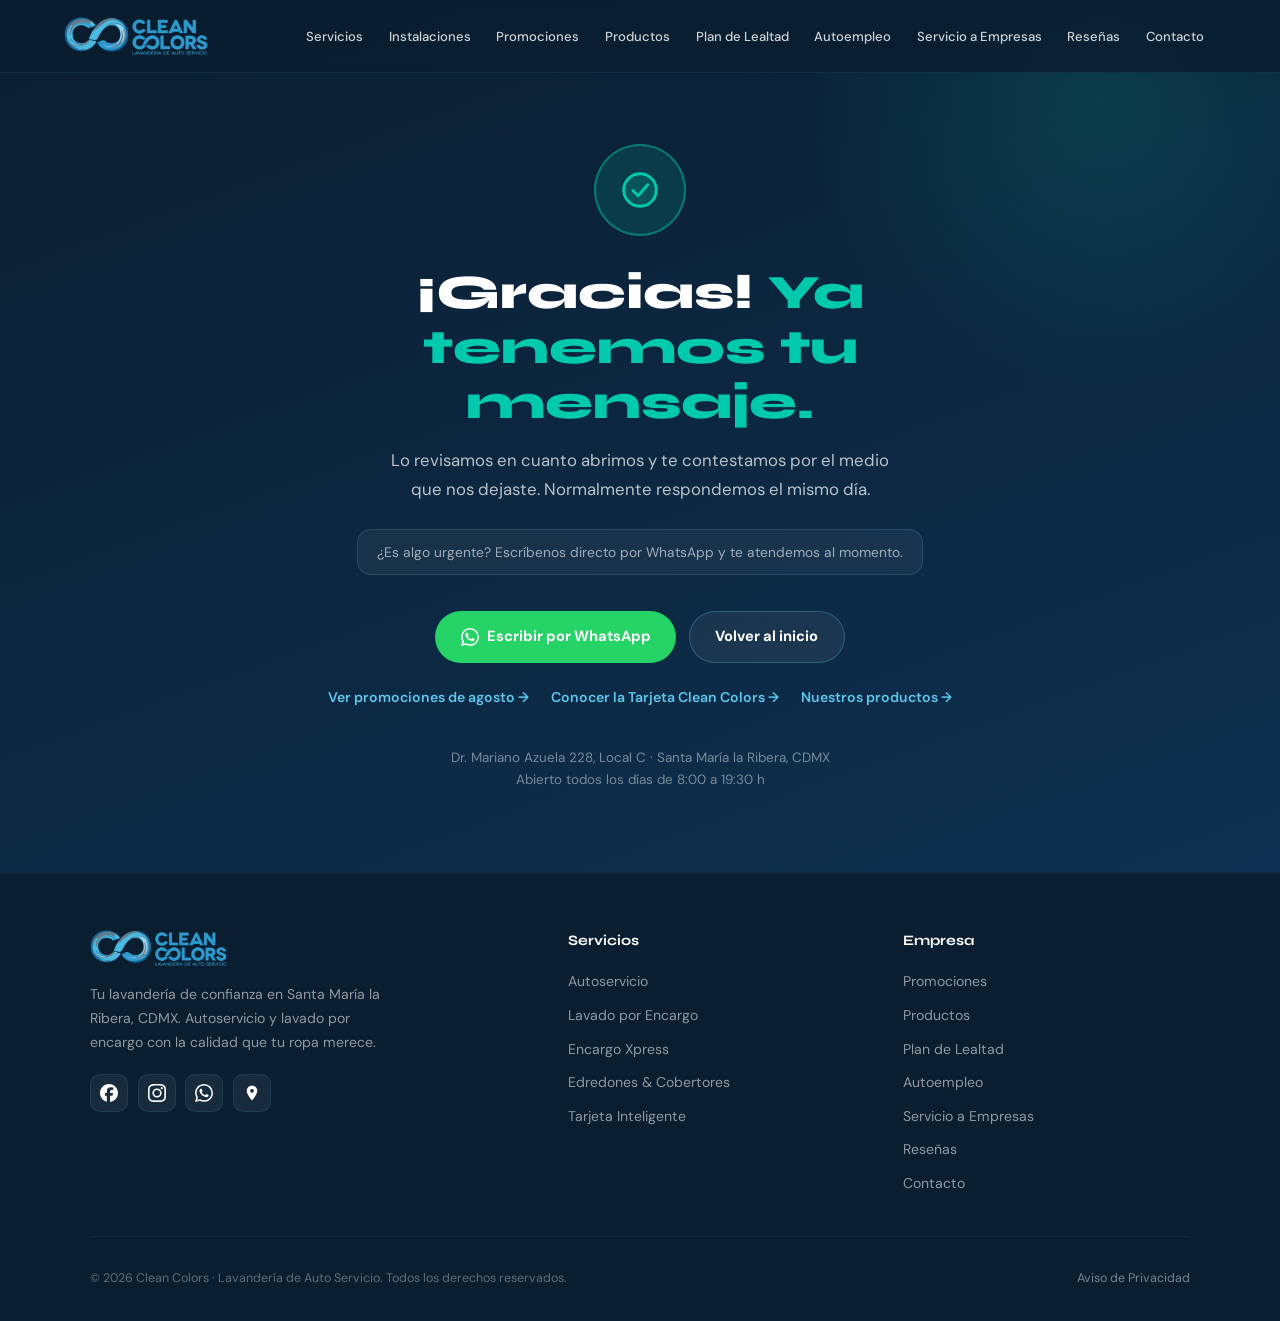
<file: gracias.html>
<!DOCTYPE html>
<html lang="es">
<head>
  <meta charset="UTF-8"/>
  <meta name="viewport" content="width=device-width, initial-scale=1.0"/>
  <title>¡Gracias por escribirnos! | Clean Colors Lavandería</title>
  <meta name="description" content="Recibimos tu mensaje. Te contestamos en breve por WhatsApp o correo. Clean Colors, lavandería en Santa María la Ribera, CDMX."/>
  <link rel="preconnect" href="https://fonts.googleapis.com"/>
  <link rel="preconnect" href="https://fonts.gstatic.com" crossorigin/>
  <link href="https://fonts.googleapis.com/css2?family=Syne:wght@600;700;800&family=DM+Sans:wght@400;500;600;700&display=swap" rel="stylesheet"/>
  <link rel="stylesheet" href="styles.css"/>
  <link rel="icon" href="favicon.ico" sizes="32x32"/>
  <link rel="icon" type="image/png" href="favicon-32.png" sizes="32x32"/>
  <link rel="icon" type="image/png" href="favicon-192.png" sizes="192x192"/>
  <link rel="apple-touch-icon" href="apple-touch-icon.png"/>
  <meta name="theme-color" content="#0A1E30"/>
  <!-- ===== CC-META: vista previa al compartir (WhatsApp, Facebook) ===== -->
  <link rel="canonical" href="https://cleancolors.mx/gracias.html"/>
  <meta property="og:type" content="website"/>
  <meta property="og:locale" content="es_MX"/>
  <meta property="og:site_name" content="Clean Colors Lavandería"/>
  <meta property="og:url" content="https://cleancolors.mx/gracias.html"/>
  <meta property="og:title" content="¡Gracias por escribirnos! | Clean Colors"/>
  <meta property="og:description" content="Recibimos tu mensaje. Te contestamos en breve."/>
  <meta property="og:image" content="https://cleancolors.mx/og-image.jpg"/>
  <meta property="og:image:width" content="1200"/>
  <meta property="og:image:height" content="630"/>
  <meta name="twitter:card" content="summary_large_image"/>
  <meta name="twitter:title" content="¡Gracias por escribirnos! | Clean Colors"/>
  <meta name="twitter:description" content="Recibimos tu mensaje. Te contestamos en breve."/>
  <meta name="twitter:image" content="https://cleancolors.mx/og-image.jpg"/>
  <!-- Página de confirmación: no debe competir en buscadores -->
  <meta name="robots" content="noindex, follow"/>
  <!-- ===== MEDICIÓN =====
       El ID de Google Analytics vive en UN SOLO lugar: el archivo analytics.js
       Mientras ahí diga G-XXXXXXXXXX, la medición está apagada y no se carga nada. -->
  <script defer src="analytics.js"></script>

  <style>
    .cc-ico { width:1.6em; height:1.6em; display:inline-block; vertical-align:-.34em; flex-shrink:0; }
    .cc-ico-inline { width:1.35em; height:1.35em; vertical-align:-.28em; margin-right:.3em; }
    .f-soc-ico { width:18px; height:18px; display:block; color:#fff; }
    .gracias-wrap{
      min-height:78vh;display:flex;align-items:center;justify-content:center;
      background:linear-gradient(160deg,var(--navy) 0%,#0E3050 100%);
      padding:9rem 5% 5rem;position:relative;overflow:hidden;text-align:center
    }
    .gracias-wrap::before{
      content:'';position:absolute;width:640px;height:640px;
      background:radial-gradient(circle,rgba(0,201,174,.14) 0%,transparent 65%);
      border-radius:50%;top:-220px;right:-140px;pointer-events:none
    }
    .gracias-card{position:relative;z-index:2;max-width:640px;margin:0 auto}
    .gracias-check{
      width:92px;height:92px;margin:0 auto 1.8rem;border-radius:50%;
      display:flex;align-items:center;justify-content:center;
      background:rgba(0,201,174,.14);border:2px solid rgba(0,201,174,.45)
    }
    .gracias-card h1{
      font-family:'Syne',sans-serif;font-weight:800;color:#fff;
      font-size:clamp(1.9rem,5vw,3rem);line-height:1.15;margin-bottom:1rem
    }
    .gracias-card h1 em{color:var(--aqua);font-style:normal}
    .gracias-card p{
      color:rgba(255,255,255,.72);font-size:1.05rem;line-height:1.7;
      max-width:520px;margin:0 auto 1.2rem
    }
    .gracias-nota{
      display:inline-block;margin-top:.4rem;padding:.7rem 1.2rem;border-radius:14px;
      background:rgba(255,255,255,.05);border:1px solid rgba(92,200,238,.18);
      color:rgba(255,255,255,.6);font-size:.86rem;line-height:1.6
    }
    .gracias-cta{display:flex;flex-wrap:wrap;gap:.8rem;justify-content:center;margin:2.2rem 0 1.4rem}
    .g-btn{
      display:inline-flex;align-items:center;gap:.5rem;padding:.85rem 1.6rem;border-radius:50px;
      font-weight:700;font-size:.92rem;text-decoration:none;transition:transform .2s,box-shadow .2s
    }
    .g-btn:hover{transform:translateY(-2px)}
    .g-wa{background:#25D366;color:#fff}
    .g-ghost{background:rgba(255,255,255,.06);color:#fff;border:1px solid rgba(92,200,238,.28)}
    .gracias-links{display:flex;flex-wrap:wrap;gap:1.4rem;justify-content:center;margin-top:.6rem}
    .gracias-links a{color:var(--blue-light);font-size:.88rem;text-decoration:none;font-weight:600}
    .gracias-links a:hover{color:var(--aqua)}
    .gracias-horario{margin-top:2.4rem;color:rgba(255,255,255,.45);font-size:.84rem;line-height:1.7}
  </style>
</head>
<body>
<nav>
  <a href="index.html" class="nav-logo"><img src="logo.png" alt="Clean Colors Logo"/></a>
  <button class="nav-hamburger" id="nav-hamburger" aria-label="Abrir menú" aria-expanded="false">
    <span></span><span></span><span></span>
  </button>
  <ul class="nav-links" id="nav-links">
    <li><a href="index.html#servicios">Servicios</a></li>
    <li><a href="index.html#instalaciones">Instalaciones</a></li>
    <li><a href="index.html#promociones">Promociones</a></li>
    <li><a href="productos.html">Productos</a></li>
    <li><a href="lealtad.html">Plan de Lealtad</a></li>
    <li><a href="autoempleo.html">Autoempleo</a></li>
    <li><a href="empresas.html">Servicio a Empresas</a></li>
    <li><a href="index.html#testimonios">Reseñas</a></li>
    <li><a href="index.html#contacto">Contacto</a></li>
  </ul>
</nav>
<div class="nav-overlay" id="nav-overlay"></div>

<main class="gracias-wrap">
  <div class="gracias-card">
    <div class="gracias-check">
      <svg class="cc-ico" viewBox="0 0 96 96" fill="none" aria-hidden="true" style="width:46px;height:46px">
        <g stroke-width="6" stroke-linecap="round" stroke-linejoin="round">
          <circle cx="48" cy="48" r="34" fill="#00C9AE" fill-opacity=".18" stroke="#00C9AE"/>
          <path d="M33 49l11 11 20-23" stroke="#00C9AE"/>
        </g>
      </svg>
    </div>

    <h1>¡Gracias! <em>Ya tenemos tu mensaje.</em></h1>
    <p>Lo revisamos en cuanto abrimos y te contestamos por el medio que nos dejaste. Normalmente respondemos el mismo día.</p>

    <span class="gracias-nota">¿Es algo urgente? Escríbenos directo por WhatsApp y te atendemos al momento.</span>

    <div class="gracias-cta">
      <a class="g-btn g-wa" href="https://wa.me/525516570653" target="_blank" rel="noopener">
        <svg viewBox="0 0 24 24" fill="currentColor" aria-hidden="true" style="width:18px;height:18px"><path d="M17.472 14.382c-.297-.149-1.758-.867-2.03-.967-.273-.099-.471-.148-.67.15-.197.297-.767.966-.94 1.164-.173.199-.347.223-.644.075-.297-.15-1.255-.463-2.39-1.475-.883-.788-1.48-1.761-1.653-2.059-.173-.297-.018-.458.13-.606.134-.133.298-.347.446-.52.149-.174.198-.298.298-.497.099-.198.05-.371-.025-.52-.075-.149-.669-1.612-.916-2.207-.242-.579-.487-.5-.669-.51-.173-.008-.371-.01-.57-.01-.198 0-.52.074-.792.372-.272.297-1.04 1.016-1.04 2.479 0 1.462 1.065 2.875 1.213 3.074.149.198 2.096 3.2 5.077 4.487.709.306 1.262.489 1.694.625.712.227 1.36.195 1.871.118.571-.085 1.758-.719 2.006-1.413.248-.694.248-1.289.173-1.413-.074-.124-.272-.198-.57-.347m-5.421 7.403h-.004a9.87 9.87 0 01-5.031-1.378l-.361-.214-3.741.982.998-3.648-.235-.374a9.86 9.86 0 01-1.51-5.26c.001-5.45 4.436-9.884 9.888-9.884 2.64 0 5.122 1.03 6.988 2.898a9.825 9.825 0 012.893 6.994c-.003 5.45-4.437 9.884-9.885 9.884m8.413-18.297A11.815 11.815 0 0012.05 0C5.495 0 .16 5.335.157 11.892c0 2.096.547 4.142 1.588 5.945L.057 24l6.305-1.654a11.882 11.882 0 005.683 1.448h.005c6.554 0 11.89-5.335 11.893-11.893a11.821 11.821 0 00-3.48-8.413Z"/></svg>
        Escribir por WhatsApp
      </a>
      <a class="g-btn g-ghost" href="index.html">Volver al inicio</a>
    </div>

    <div class="gracias-links">
      <a href="index.html#promociones">Ver promociones de agosto →</a>
      <a href="lealtad.html">Conocer la Tarjeta Clean Colors →</a>
      <a href="productos.html">Nuestros productos →</a>
    </div>

    <div class="gracias-horario">
      Dr. Mariano Azuela 228, Local C · Santa María la Ribera, CDMX<br/>
      Abierto todos los días de 8:00 a 19:30 h
    </div>
  </div>
</main>

<footer>
  <div class="footer-grid">
    <div class="f-brand">
      <img src="logo.png" alt="Clean Colors" loading="lazy" decoding="async"/>
      <p>Tu lavandería de confianza en Santa María la Ribera, CDMX. Autoservicio y lavado por encargo con la calidad que tu ropa merece.</p>
      <div class="f-socials">
        <a class="f-soc" href="https://www.facebook.com/p/Clean-Colors-Lavander%C3%ADa-de-Autoservicio-61575397217774/" target="_blank" rel="noopener" title="Facebook" aria-label="Clean Colors en Facebook"><svg class="f-soc-ico" viewBox="0 0 24 24" role="img" aria-hidden="true" fill="currentColor"><path d="M9.101 23.691v-7.98H6.627v-3.667h2.474v-1.58c0-4.085 1.848-5.978 5.858-5.978.401 0 .955.042 1.468.103a8.68 8.68 0 0 1 1.141.195v3.325a8.623 8.623 0 0 0-.653-.036 26.805 26.805 0 0 0-.733-.009c-.707 0-1.259.096-1.675.309a1.686 1.686 0 0 0-.679.622c-.258.42-.374.995-.374 1.752v1.297h3.919l-.386 2.103-.287 1.564h-3.246v8.245C19.396 23.238 24 18.179 24 12.044c0-6.627-5.373-12-12-12s-12 5.373-12 12c0 5.628 3.874 10.35 9.101 11.647Z"/></svg></a>
        <a class="f-soc" href="https://instagram.com/clean_colors_lavanderia" target="_blank" rel="noopener" title="Instagram" aria-label="Clean Colors en Instagram"><svg class="f-soc-ico" viewBox="0 0 24 24" role="img" aria-hidden="true" fill="currentColor"><path d="M12 0C8.74 0 8.333.015 7.053.072 5.775.132 4.905.333 4.14.63c-.789.306-1.459.717-2.126 1.384S.935 3.35.63 4.14C.333 4.905.131 5.775.072 7.053.012 8.333 0 8.74 0 12s.015 3.667.072 4.947c.06 1.277.261 2.148.558 2.913.306.788.717 1.459 1.384 2.126.667.666 1.336 1.079 2.126 1.384.766.296 1.636.499 2.913.558C8.333 23.988 8.74 24 12 24s3.667-.015 4.947-.072c1.277-.06 2.148-.262 2.913-.558.788-.306 1.459-.718 2.126-1.384.666-.667 1.079-1.335 1.384-2.126.296-.765.499-1.636.558-2.913.06-1.28.072-1.687.072-4.947s-.015-3.667-.072-4.947c-.06-1.277-.262-2.149-.558-2.913-.306-.789-.718-1.459-1.384-2.126C21.319 1.347 20.651.935 19.86.63c-.765-.297-1.636-.499-2.913-.558C15.667.012 15.26 0 12 0zm0 2.16c3.203 0 3.585.016 4.85.071 1.17.055 1.805.249 2.227.415.562.217.96.477 1.382.896.419.42.679.819.896 1.381.164.422.36 1.057.413 2.227.057 1.266.07 1.646.07 4.85s-.015 3.585-.074 4.85c-.061 1.17-.256 1.805-.421 2.227-.224.562-.479.96-.899 1.382-.419.419-.824.679-1.38.896-.42.164-1.065.36-2.235.413-1.274.057-1.649.07-4.859.07-3.211 0-3.586-.015-4.859-.074-1.171-.061-1.816-.256-2.236-.421-.569-.224-.96-.479-1.379-.899-.421-.419-.69-.824-.9-1.38-.165-.42-.359-1.065-.42-2.235-.045-1.26-.061-1.649-.061-4.844 0-3.196.016-3.586.061-4.861.061-1.17.255-1.814.42-2.234.21-.57.479-.96.9-1.381.419-.419.81-.689 1.379-.898.42-.166 1.051-.361 2.221-.421 1.275-.045 1.65-.06 4.859-.06l.045.03zm0 3.678a6.162 6.162 0 100 12.324 6.162 6.162 0 000-12.324zM12 16a4 4 0 110-8 4 4 0 010 8zm7.846-10.405a1.441 1.441 0 01-2.88 0 1.44 1.44 0 012.88 0z"/></svg></a>
        <a class="f-soc" href="https://wa.me/525516570653" target="_blank" rel="noopener" title="WhatsApp" aria-label="Escríbenos por WhatsApp"><svg class="f-soc-ico" viewBox="0 0 24 24" role="img" aria-hidden="true" fill="currentColor"><path d="M17.472 14.382c-.297-.149-1.758-.867-2.03-.967-.273-.099-.471-.148-.67.15-.197.297-.767.966-.94 1.164-.173.199-.347.223-.644.075-.297-.15-1.255-.463-2.39-1.475-.883-.788-1.48-1.761-1.653-2.059-.173-.297-.018-.458.13-.606.134-.133.298-.347.446-.52.149-.174.198-.298.298-.497.099-.198.05-.371-.025-.52-.075-.149-.669-1.612-.916-2.207-.242-.579-.487-.5-.669-.51-.173-.008-.371-.01-.57-.01-.198 0-.52.074-.792.372-.272.297-1.04 1.016-1.04 2.479 0 1.462 1.065 2.875 1.213 3.074.149.198 2.096 3.2 5.077 4.487.709.306 1.262.489 1.694.625.712.227 1.36.195 1.871.118.571-.085 1.758-.719 2.006-1.413.248-.694.248-1.289.173-1.413-.074-.124-.272-.198-.57-.347m-5.421 7.403h-.004a9.87 9.87 0 01-5.031-1.378l-.361-.214-3.741.982.998-3.648-.235-.374a9.86 9.86 0 01-1.51-5.26c.001-5.45 4.436-9.884 9.888-9.884 2.64 0 5.122 1.03 6.988 2.898a9.825 9.825 0 012.893 6.994c-.003 5.45-4.437 9.884-9.885 9.884m8.413-18.297A11.815 11.815 0 0012.05 0C5.495 0 .16 5.335.157 11.892c0 2.096.547 4.142 1.588 5.945L.057 24l6.305-1.654a11.882 11.882 0 005.683 1.448h.005c6.554 0 11.89-5.335 11.893-11.893a11.821 11.821 0 00-3.48-8.413Z"/></svg></a>
        <a class="f-soc" href="https://www.google.com/maps/search/Clean+Colors+Lavander%C3%ADa+Dr+Mariano+Azuela+228+Santa+Mar%C3%ADa+la+Ribera+CDMX" target="_blank" rel="noopener" title="Cómo llegar" aria-label="Ubicación en Google Maps"><svg class="f-soc-ico" viewBox="0 0 24 24" role="img" aria-hidden="true" fill="currentColor"><path d="M12 2a7 7 0 0 0-7 7c0 5.25 7 13 7 13s7-7.75 7-13a7 7 0 0 0-7-7zm0 9.5A2.5 2.5 0 1 1 12 6.5a2.5 2.5 0 0 1 0 5z"/></svg></a>
      </div>
    </div>
    <div class="f-col">
      <h4>Servicios</h4>
      <ul>
        <li><a href="index.html#servicios">Autoservicio</a></li>
        <li><a href="index.html#servicios">Lavado por Encargo</a></li>
        <li><a href="index.html#servicios">Encargo Xpress</a></li>
        <li><a href="index.html#servicios">Edredones &amp; Cobertores</a></li>
        <li><a href="lealtad.html">Tarjeta Inteligente</a></li>
      </ul>
    </div>
    <div class="f-col">
      <h4>Empresa</h4>
      <ul>
        <li><a href="index.html#promociones">Promociones</a></li>
        <li><a href="productos.html">Productos</a></li>
        <li><a href="lealtad.html">Plan de Lealtad</a></li>
        <li><a href="autoempleo.html">Autoempleo</a></li>
        <li><a href="empresas.html">Servicio a Empresas</a></li>
        <li><a href="index.html#testimonios">Reseñas</a></li>
        <li><a href="index.html#contacto">Contacto</a></li>
      </ul>
    </div>
  </div>
  <div class="footer-bottom">
    <span>© 2026 Clean Colors · Lavandería de Auto Servicio. Todos los derechos reservados.</span>
    <span><a href="aviso-de-privacidad.html">Aviso de Privacidad</a></span>
  </div>
</footer>

<script>
  // Hamburger menu
  const hamburger = document.getElementById('nav-hamburger');
  const navLinks = document.getElementById('nav-links');
  const overlay = document.getElementById('nav-overlay');
  function closeMenu() {
    hamburger.classList.remove('active');
    hamburger.setAttribute('aria-expanded','false');
    navLinks.classList.remove('open');
    overlay.classList.remove('open');
    document.body.style.overflow = '';
  }
  hamburger.addEventListener('click', () => {
    const isOpen = navLinks.classList.toggle('open');
    hamburger.classList.toggle('active');
    hamburger.setAttribute('aria-expanded', isOpen);
    overlay.classList.toggle('open');
    document.body.style.overflow = isOpen ? 'hidden' : '';
  });
  overlay.addEventListener('click', closeMenu);
  navLinks.querySelectorAll('a').forEach(a => a.addEventListener('click', closeMenu));
</script>
</body>
</html>
</file>
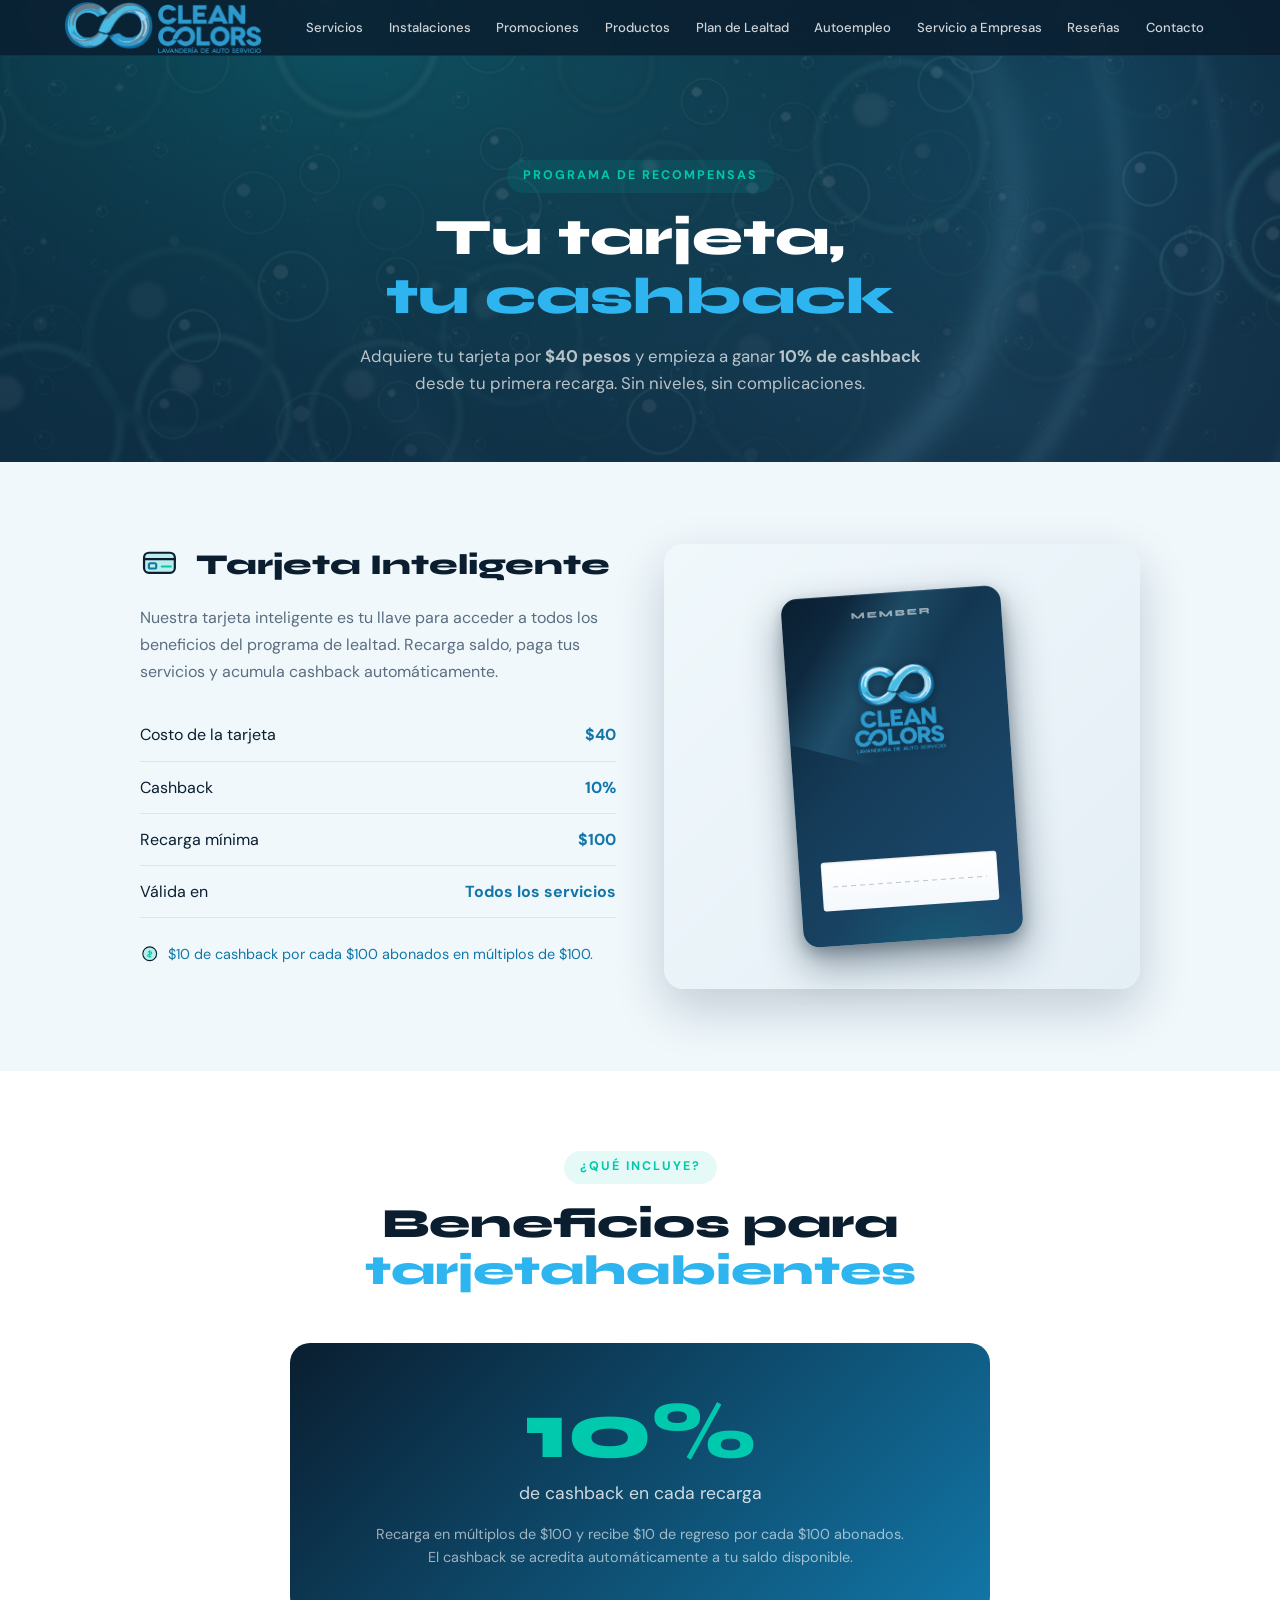
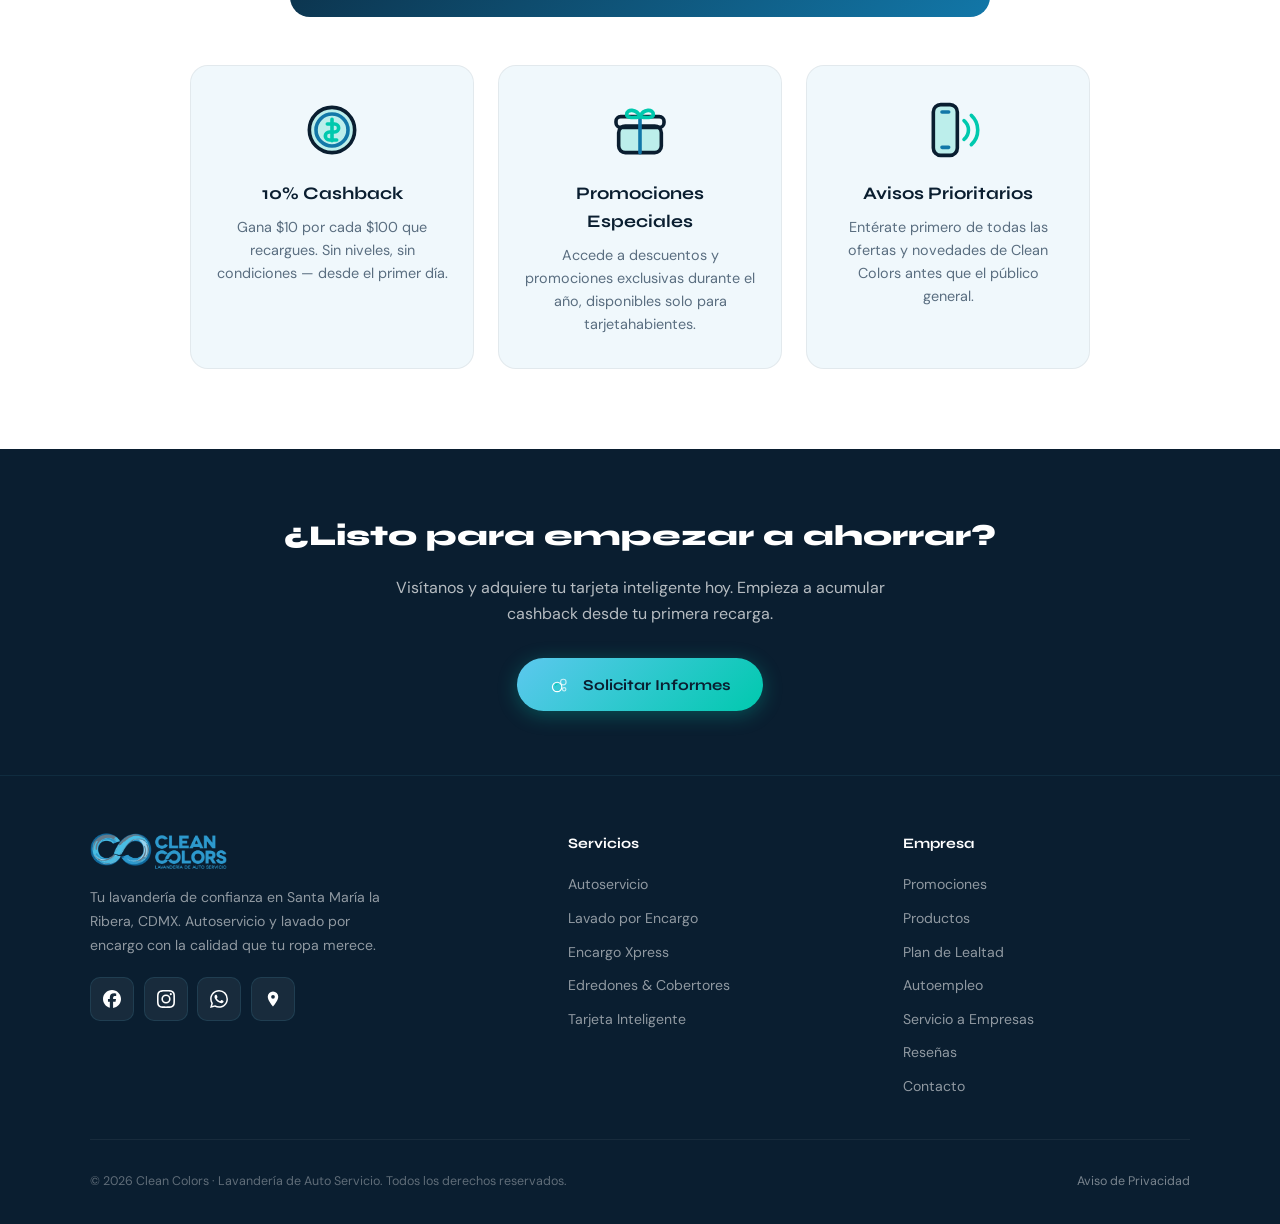
<file: lealtad.html>
<!DOCTYPE html>
<html lang="es">
<head>
  <meta charset="UTF-8"/>
  <meta name="viewport" content="width=device-width, initial-scale=1.0"/>
  <title>Plan de Lealtad | Clean Colors Lavandería</title>
  <meta name="description" content="Programa de recompensas Clean Colors. Adquiere tu tarjeta inteligente y acumula 10% de cashback desde tu primera recarga."/>
  <link rel="preconnect" href="https://fonts.googleapis.com"/>
  <link rel="preconnect" href="https://fonts.gstatic.com" crossorigin/>
  <link href="https://fonts.googleapis.com/css2?family=Syne:wght@600;700;800&family=DM+Sans:wght@400;500;600;700&display=swap" rel="stylesheet"/>
  <link rel="stylesheet" href="styles.css"/>
  <link rel="icon" href="favicon.ico" sizes="32x32"/>
  <link rel="icon" type="image/png" href="favicon-32.png" sizes="32x32"/>
  <link rel="icon" type="image/png" href="favicon-192.png" sizes="192x192"/>
  <link rel="apple-touch-icon" href="apple-touch-icon.png"/>
  <meta name="theme-color" content="#0A1E30"/>
  <!-- ===== CC-META: vista previa al compartir (WhatsApp, Facebook) ===== -->
  <link rel="canonical" href="https://cleancolors.mx/lealtad.html"/>
  <meta property="og:type" content="website"/>
  <meta property="og:locale" content="es_MX"/>
  <meta property="og:site_name" content="Clean Colors Lavandería"/>
  <meta property="og:url" content="https://cleancolors.mx/lealtad.html"/>
  <meta property="og:title" content="Plan de Lealtad Clean Colors | 10% de Cashback"/>
  <meta property="og:description" content="Tarjeta Clean Colors: 10% de cashback en todos tus servicios de lavandería. Santa María la Ribera, CDMX."/>
  <meta property="og:image" content="https://cleancolors.mx/og-image.jpg"/>
  <meta property="og:image:width" content="1200"/>
  <meta property="og:image:height" content="630"/>
  <meta name="twitter:card" content="summary_large_image"/>
  <meta name="twitter:title" content="Plan de Lealtad Clean Colors | 10% de Cashback"/>
  <meta name="twitter:description" content="Tarjeta Clean Colors: 10% de cashback en todos tus servicios de lavandería. Santa María la Ribera, CDMX."/>
  <meta name="twitter:image" content="https://cleancolors.mx/og-image.jpg"/>
  <meta name="robots" content="index, follow"/>
  <!-- ===== MEDICIÓN =====
       El ID de Google Analytics vive en UN SOLO lugar: el archivo analytics.js
       Mientras ahí diga G-XXXXXXXXXX, la medición está apagada y no se carga nada. -->
  <script defer src="analytics.js"></script>

  <style>
    .page-hero{background:var(--navy);color:var(--white);padding:10rem 5% 4rem;text-align:center;position:relative;overflow:hidden}
    .page-hero::before{content:'';position:absolute;width:600px;height:600px;background:radial-gradient(circle,rgba(43,159,212,.15) 0%,transparent 65%);border-radius:50%;top:-200px;right:-100px;pointer-events:none}
    .page-hero .s-label{display:inline-block;margin-bottom:1rem}
    .page-hero h1{font-family:'Syne',sans-serif;font-weight:800;font-size:clamp(2rem,5vw,3.2rem);line-height:1.15;margin-bottom:1rem}
    .page-hero p{max-width:600px;margin:0 auto;color:rgba(255,255,255,.7);font-size:1.05rem;line-height:1.65}
    .tarjeta-section{background:var(--off-white);padding:5rem 5%}
    .tarjeta-grid{display:grid;grid-template-columns:1fr 1fr;gap:3rem;align-items:center;max-width:1000px;margin:0 auto}
    .tarjeta-info h2{font-family:'Syne',sans-serif;font-weight:800;font-size:1.8rem;margin-bottom:1rem;color:var(--navy)}
    .tarjeta-info p{color:var(--gray);line-height:1.7;margin-bottom:1.5rem}
    .tarjeta-detail{display:flex;justify-content:space-between;padding:.8rem 0;border-bottom:1px solid rgba(0,0,0,.08)}
    .tarjeta-detail span:last-child{font-weight:700;color:var(--blue-dark)}
    .tarjeta-visual{background:linear-gradient(135deg,#F0F8FC 0%,#E4EEF5 100%);border-radius:20px;padding:3rem 2rem;display:flex;align-items:center;justify-content:center;box-shadow:0 20px 50px rgba(11,29,53,.2);perspective:1200px}
    /* --- Tarjeta Clean Colors (card real, orientación vertical) --- */
    .cc-card{position:relative;width:100%;max-width:220px;aspect-ratio:1/1.586;border-radius:16px;background:linear-gradient(135deg,#0A1E30 0%,#153D5A 45%,#1E4A70 100%);box-shadow:0 18px 40px rgba(10,30,48,.45),0 6px 14px rgba(10,30,48,.25),inset 0 1px 0 rgba(255,255,255,.1);transform:rotate(-4deg);transition:transform .4s;overflow:hidden}
    .cc-card:hover{transform:rotate(-1deg) translateY(-3px)}
    .cc-card::before{content:'';position:absolute;top:-30%;left:-60%;width:220%;height:80%;background:linear-gradient(105deg,transparent 40%,rgba(92,200,238,.18) 50%,transparent 60%);transform:rotate(18deg);pointer-events:none}
    .cc-card::after{content:'';position:absolute;bottom:-40%;right:-20%;width:120%;height:60%;background:radial-gradient(circle,rgba(0,201,174,.18) 0%,transparent 65%);border-radius:50%;pointer-events:none}
    .cc-card-logo{position:absolute;top:18%;left:50%;transform:translateX(-50%);width:70%;height:auto;z-index:2;filter:drop-shadow(0 2px 6px rgba(0,0,0,.35))}
    .cc-card-strip{position:absolute;left:10%;right:10%;bottom:10%;height:14%;background:linear-gradient(180deg,#fff 0%,#F4F8FC 100%);border-radius:3px;box-shadow:inset 0 1px 2px rgba(0,0,0,.12);z-index:2}
    .cc-card-strip::before{content:'';position:absolute;left:6%;right:6%;top:50%;height:1px;background:repeating-linear-gradient(90deg,rgba(10,30,48,.25) 0 5px,transparent 5px 9px);transform:translateY(-50%)}
    .cc-card-brand{position:absolute;top:4%;left:50%;transform:translateX(-50%);font-family:'Syne',sans-serif;font-weight:800;font-size:.55rem;color:rgba(255,255,255,.55);letter-spacing:2px;z-index:2}
    .beneficios-section{padding:5rem 5%;background:var(--white)}
    .beneficios-section .s-header{text-align:center;margin-bottom:3rem}
    .beneficios-grid{display:grid;grid-template-columns:repeat(auto-fit,minmax(240px,1fr));gap:1.5rem;max-width:900px;margin:0 auto}
    .beneficio-card{background:var(--off-white);border-radius:18px;padding:2rem 1.5rem;border:1.5px solid rgba(0,0,0,.06);text-align:center;transition:transform .25s,box-shadow .25s}
    .beneficio-card:hover{transform:translateY(-5px);box-shadow:0 15px 35px rgba(43,159,212,.12)}
    .beneficio-icon{font-size:2.5rem;margin-bottom:.8rem}
    .beneficio-title{font-family:'Syne',sans-serif;font-weight:700;font-size:1.1rem;color:var(--navy);margin-bottom:.5rem}
    .beneficio-desc{font-size:.9rem;color:var(--gray);line-height:1.6}
    .cashback-highlight{background:linear-gradient(135deg,#0A1E30,#1277A8);border-radius:20px;padding:3rem 2rem;text-align:center;max-width:700px;margin:0 auto 3rem;color:#fff}
    .cashback-highlight .pct{font-family:'Syne',sans-serif;font-weight:800;font-size:5rem;color:#00C9AE;line-height:1}
    .cashback-highlight .pct-label{font-size:1.1rem;color:rgba(255,255,255,.8);margin-top:.5rem}
    .cashback-highlight .pct-note{font-size:.9rem;color:rgba(255,255,255,.6);margin-top:1rem;line-height:1.6}
    .cta-section{background:var(--navy);padding:4rem 5%;text-align:center}
    .cta-section h2{font-family:'Syne',sans-serif;font-weight:800;font-size:1.8rem;color:var(--white);margin-bottom:1rem}
    .cta-section p{color:rgba(255,255,255,.7);max-width:500px;margin:0 auto 2rem}
    @media(max-width:768px){.tarjeta-grid{grid-template-columns:1fr}.beneficios-grid{grid-template-columns:1fr 1fr}}
    @media(max-width:480px){.beneficios-grid{grid-template-columns:1fr}}

    /* Logo — mayor visibilidad sin alterar el tamaño del menú */
    nav { padding: 0 5% !important; }
    .nav-logo img { height: 55px !important; width: auto !important; }
    @media(max-width:768px) {
      nav { padding: 0 5% !important; }
      .nav-logo img { height: 45px !important; }
    }
  
    /* ===== Fondo animado del hero (ago-2026) ===== */
    .page-hero { overflow: hidden; position: relative; }
    .page-hero::after {
      content: ""; position: absolute; inset: -8%; z-index: 0; pointer-events: none;
      background:
        linear-gradient(180deg, rgba(14,40,62,.52) 0%, rgba(14,40,62,.74) 100%),
        url('hero-lealtad.jpg') center center / cover no-repeat;
      animation: cc-hero-fondo 48s ease-in-out infinite alternate;
      will-change: transform;
    }
    @keyframes cc-hero-fondo {
      0%   { transform: scale(1)    translate3d(0,0,0); }
      100% { transform: scale(1.07) translate3d(-1.2%,-2.4%,0); }
    }
    .page-hero::before { z-index: 1 !important; }
    .page-hero > * { position: relative; z-index: 2; }
    @media (max-width: 768px) {
      .page-hero::after {
        background:
          linear-gradient(180deg, rgba(14,40,62,.52) 0%, rgba(14,40,62,.74) 100%),
          url('hero-lealtad-movil.jpg') center center / cover no-repeat;
        animation-duration: 62s;
      }
    }
    @media (prefers-reduced-motion: reduce) { .page-hero::after { animation: none; } }

  
    /* ===== Set de iconos — el icono mide 1em y hereda el tamaño que tenía el emoji.
       Así el acomodo de cada tarjeta queda EXACTAMENTE como estaba. ===== */
    :root { --i1:#0A1E30; --i2:#1277A8; --i3:#00C9AE; }
    .cc-ico { width:1.6em; height:1.6em; display:inline-block; vertical-align:-.34em; flex-shrink:0; }
    .cc-ico-inline { width:1.35em; height:1.35em; vertical-align:-.28em; margin-right:.3em; }

  
    /* ===== Iconos del bloque de contacto y del pie =====
       Antes heredaban el tamaño del texto (1.3rem en contacto, aún menos
       en el pie) y quedaban diminutos. Aquí llevan medida propia. */
    .c-ico { font-size: 0 !important; width: 2.6rem; height: 2.6rem; margin-top: 0; }
    .c-ico .cc-ico { width: 2.6rem; height: 2.6rem; vertical-align: middle; margin: 0; }
    .c-item { align-items: center; }

    .c-hours h4 .cc-ico { width: 1.6em; height: 1.6em; vertical-align: -.36em; }

    .f-soc { display: inline-flex !important; align-items: center; justify-content: center;
             width: 44px; height: 44px; font-size: 0 !important; }
    .f-soc .cc-ico { width: 24px; height: 24px; vertical-align: middle; margin: 0; }

  </style>
</head>
<body>
<nav>
  <a href="index.html" class="nav-logo"><img src="logo.png" alt="Clean Colors Logo"/></a>
  <button class="nav-hamburger" id="nav-hamburger" aria-label="Abrir menú" aria-expanded="false">
    <span></span><span></span><span></span>
  </button>
  <ul class="nav-links" id="nav-links">
    <li><a href="index.html#servicios">Servicios</a></li>
    <li><a href="index.html#instalaciones">Instalaciones</a></li>
    <li><a href="index.html#promociones">Promociones</a></li>
    <li><a href="productos.html">Productos</a></li>
    <li><a href="lealtad.html">Plan de Lealtad</a></li>
    <li><a href="autoempleo.html">Autoempleo</a></li>
    <li><a href="empresas.html">Servicio a Empresas</a></li>
    <li><a href="index.html#testimonios">Reseñas</a></li>
    <li><a href="index.html#contacto">Contacto</a></li>
  </ul>
</nav>
<div class="nav-overlay" id="nav-overlay"></div>

<section class="page-hero">
  <div class="s-label">Programa de Recompensas</div>
  <h1>Tu tarjeta,<br><em style="color:var(--blue-mid);font-style:normal;">tu cashback</em></h1>
  <p>Adquiere tu tarjeta por <strong>$40 pesos</strong> y empieza a ganar <strong>10% de cashback</strong> desde tu primera recarga. Sin niveles, sin complicaciones.</p>
</section>

<section class="tarjeta-section">
  <div class="tarjeta-grid">
    <div class="tarjeta-info">
      <h2><svg class="cc-ico cc-ico-inline" viewBox="0 0 96 96" fill="none" aria-hidden="true"><g stroke-width="5.4" stroke-linecap="round" stroke-linejoin="round"><rect x="10" y="24" width="76" height="50" rx="12" fill="var(--i3,#00C9AE)" fill-opacity=".22"/><rect x="10" y="24" width="76" height="50" rx="12" stroke="var(--i1,#0A1E30)"/><path d="M10 40h76" stroke="var(--i1,#0A1E30)"/><rect x="22" y="50" width="18" height="13" rx="4" stroke="var(--i2,#1277A8)"/><path d="M54 58h22" stroke="var(--i3,#00C9AE)"/></g></svg> Tarjeta Inteligente</h2>
      <p>Nuestra tarjeta inteligente es tu llave para acceder a todos los beneficios del programa de lealtad. Recarga saldo, paga tus servicios y acumula cashback automáticamente.</p>
      <div class="tarjeta-detail"><span>Costo de la tarjeta</span><span>$40</span></div>
      <div class="tarjeta-detail"><span>Cashback</span><span>10%</span></div>
      <div class="tarjeta-detail"><span>Recarga mínima</span><span>$100</span></div>
      <div class="tarjeta-detail"><span>Válida en</span><span>Todos los servicios</span></div>
      <p style="margin-top:1.5rem;font-size:.9rem;color:var(--blue-dark);"><svg class="cc-ico cc-ico-inline" viewBox="0 0 96 96" fill="none" aria-hidden="true"><g stroke-width="5.4" stroke-linecap="round" stroke-linejoin="round"><circle cx="48" cy="48" r="34" fill="var(--i3,#00C9AE)" fill-opacity=".22"/><circle cx="48" cy="48" r="34" stroke="var(--i1,#0A1E30)"/><path d="M48 32v32M41 39h11a6 6 0 0 1 0 12h-8a6 6 0 0 0 0 12h11" stroke="var(--i3,#00C9AE)"/></g></svg> $10 de cashback por cada $100 abonados en múltiplos de $100.</p>
    </div>
    <div class="tarjeta-visual">
      <div class="cc-card" aria-label="Tarjeta Clean Colors">
        <div class="cc-card-brand">MEMBER</div>
        <img src="logo-vertical-small.png" alt="Clean Colors" class="cc-card-logo" loading="lazy" decoding="async"/>
        <div class="cc-card-strip" aria-hidden="true"></div>
      </div>
    </div>
  </div>
</section>

<section class="beneficios-section">
  <div class="s-header">
    <div class="s-label">¿Qué incluye?</div>
    <h2 class="s-title">Beneficios para<br><em>tarjetahabientes</em></h2>
  </div>

  <div class="cashback-highlight">
    <div class="pct">10%</div>
    <div class="pct-label">de cashback en cada recarga</div>
    <div class="pct-note">Recarga en múltiplos de $100 y recibe $10 de regreso por cada $100 abonados.<br/>El cashback se acredita automáticamente a tu saldo disponible.</div>
  </div>

  <div class="beneficios-grid">
    <div class="beneficio-card">
      <div class="beneficio-icon"><svg class="cc-ico" viewBox="0 0 96 96" fill="none" aria-hidden="true"><g stroke-width="5.4" stroke-linecap="round" stroke-linejoin="round"><circle cx="48" cy="48" r="34" fill="var(--i3,#00C9AE)" fill-opacity=".22"/><circle cx="48" cy="48" r="34" stroke="var(--i1,#0A1E30)"/><circle cx="48" cy="48" r="24" stroke="var(--i2,#1277A8)"/><path d="M48 32v32M41 39h11a6 6 0 0 1 0 12h-8a6 6 0 0 0 0 12h11" stroke="var(--i3,#00C9AE)"/></g></svg></div>
      <div class="beneficio-title">10% Cashback</div>
      <div class="beneficio-desc">Gana $10 por cada $100 que recargues. Sin niveles, sin condiciones — desde el primer día.</div>
    </div>
    <div class="beneficio-card">
      <div class="beneficio-icon"><svg class="cc-ico" viewBox="0 0 96 96" fill="none" aria-hidden="true"><g stroke-width="5.4" stroke-linecap="round" stroke-linejoin="round"><rect x="16" y="42" width="64" height="40" rx="10" fill="var(--i3,#00C9AE)" fill-opacity=".22"/><rect x="16" y="42" width="64" height="40" rx="10" stroke="var(--i1,#0A1E30)"/><rect x="12" y="28" width="72" height="16" rx="7" stroke="var(--i1,#0A1E30)"/><path d="M48 28v54" stroke="var(--i2,#1277A8)"/><path d="M48 28c-5-12-20-12-20-3 0 5 11 5 20 3zm0 0c5-12 20-12 20-3 0 5-11 5-20 3z" stroke="var(--i3,#00C9AE)"/></g></svg></div>
      <div class="beneficio-title">Promociones Especiales</div>
      <div class="beneficio-desc">Accede a descuentos y promociones exclusivas durante el año, disponibles solo para tarjetahabientes.</div>
    </div>
    <div class="beneficio-card">
      <div class="beneficio-icon"><svg class="cc-ico" viewBox="0 0 96 96" fill="none" aria-hidden="true"><g stroke-width="5.4" stroke-linecap="round" stroke-linejoin="round"><rect x="26" y="10" width="36" height="76" rx="11" fill="var(--i3,#00C9AE)" fill-opacity=".22"/><rect x="26" y="10" width="36" height="76" rx="11" stroke="var(--i1,#0A1E30)"/><path d="M39 21h10M39 74h10" stroke="var(--i2,#1277A8)"/><path d="M72 34a18 18 0 0 1 0 28M83 26a30 30 0 0 1 0 44" stroke="var(--i3,#00C9AE)"/></g></svg></div>
      <div class="beneficio-title">Avisos Prioritarios</div>
      <div class="beneficio-desc">Entérate primero de todas las ofertas y novedades de Clean Colors antes que el público general.</div>
    </div>
  </div>
</section>

<section class="cta-section">
  <h2>¿Listo para empezar a ahorrar?</h2>
  <p>Visítanos y adquiere tu tarjeta inteligente hoy. Empieza a acumular cashback desde tu primera recarga.</p>
  <a href="index.html#contacto" class="btn-primary"><svg class="cc-ico cc-ico-inline" viewBox="0 0 96 96" fill="none" aria-hidden="true"><g stroke-width="5.4" stroke-linecap="round" stroke-linejoin="round"><circle cx="38" cy="56" r="22" fill="#00C9AE" fill-opacity=".22"/><circle cx="38" cy="56" r="22" stroke="#ffffff"/><circle cx="67" cy="33" r="13" stroke="rgba(255,255,255,.7)"/><circle cx="71" cy="67" r="8" stroke="rgba(255,255,255,.7)"/><path d="M30 48a10 10 0 0 1 8-6" stroke="#00C9AE"/></g></svg> Solicitar Informes</a>
</section>

<footer>
  <div class="footer-grid">
    <div class="f-brand">
      <img src="logo.png" alt="Clean Colors" loading="lazy" decoding="async"/>
      <p>Tu lavandería de confianza en Santa María la Ribera, CDMX. Autoservicio y lavado por encargo con la calidad que tu ropa merece.</p>
      <div class="f-socials">
        <a class="f-soc" href="https://www.facebook.com/p/Clean-Colors-Lavander%C3%ADa-de-Autoservicio-61575397217774/" target="_blank" rel="noopener" title="Facebook" aria-label="Clean Colors en Facebook"><svg class="f-soc-ico" viewBox="0 0 24 24" role="img" aria-hidden="true" fill="currentColor"><path d="M9.101 23.691v-7.98H6.627v-3.667h2.474v-1.58c0-4.085 1.848-5.978 5.858-5.978.401 0 .955.042 1.468.103a8.68 8.68 0 0 1 1.141.195v3.325a8.623 8.623 0 0 0-.653-.036 26.805 26.805 0 0 0-.733-.009c-.707 0-1.259.096-1.675.309a1.686 1.686 0 0 0-.679.622c-.258.42-.374.995-.374 1.752v1.297h3.919l-.386 2.103-.287 1.564h-3.246v8.245C19.396 23.238 24 18.179 24 12.044c0-6.627-5.373-12-12-12s-12 5.373-12 12c0 5.628 3.874 10.35 9.101 11.647Z"/></svg></a>
        <a class="f-soc" href="https://instagram.com/clean_colors_lavanderia" target="_blank" rel="noopener" title="Instagram" aria-label="Clean Colors en Instagram"><svg class="f-soc-ico" viewBox="0 0 24 24" role="img" aria-hidden="true" fill="currentColor"><path d="M12 0C8.74 0 8.333.015 7.053.072 5.775.132 4.905.333 4.14.63c-.789.306-1.459.717-2.126 1.384S.935 3.35.63 4.14C.333 4.905.131 5.775.072 7.053.012 8.333 0 8.74 0 12s.015 3.667.072 4.947c.06 1.277.261 2.148.558 2.913.306.788.717 1.459 1.384 2.126.667.666 1.336 1.079 2.126 1.384.766.296 1.636.499 2.913.558C8.333 23.988 8.74 24 12 24s3.667-.015 4.947-.072c1.277-.06 2.148-.262 2.913-.558.788-.306 1.459-.718 2.126-1.384.666-.667 1.079-1.335 1.384-2.126.296-.765.499-1.636.558-2.913.06-1.28.072-1.687.072-4.947s-.015-3.667-.072-4.947c-.06-1.277-.262-2.149-.558-2.913-.306-.789-.718-1.459-1.384-2.126C21.319 1.347 20.651.935 19.86.63c-.765-.297-1.636-.499-2.913-.558C15.667.012 15.26 0 12 0zm0 2.16c3.203 0 3.585.016 4.85.071 1.17.055 1.805.249 2.227.415.562.217.96.477 1.382.896.419.42.679.819.896 1.381.164.422.36 1.057.413 2.227.057 1.266.07 1.646.07 4.85s-.015 3.585-.074 4.85c-.061 1.17-.256 1.805-.421 2.227-.224.562-.479.96-.899 1.382-.419.419-.824.679-1.38.896-.42.164-1.065.36-2.235.413-1.274.057-1.649.07-4.859.07-3.211 0-3.586-.015-4.859-.074-1.171-.061-1.816-.256-2.236-.421-.569-.224-.96-.479-1.379-.899-.421-.419-.69-.824-.9-1.38-.165-.42-.359-1.065-.42-2.235-.045-1.26-.061-1.649-.061-4.844 0-3.196.016-3.586.061-4.861.061-1.17.255-1.814.42-2.234.21-.57.479-.96.9-1.381.419-.419.81-.689 1.379-.898.42-.166 1.051-.361 2.221-.421 1.275-.045 1.65-.06 4.859-.06l.045.03zm0 3.678a6.162 6.162 0 100 12.324 6.162 6.162 0 000-12.324zM12 16a4 4 0 110-8 4 4 0 010 8zm7.846-10.405a1.441 1.441 0 01-2.88 0 1.44 1.44 0 012.88 0z"/></svg></a>
        <a class="f-soc" href="https://wa.me/525516570653" target="_blank" rel="noopener" title="WhatsApp" aria-label="Escríbenos por WhatsApp"><svg class="f-soc-ico" viewBox="0 0 24 24" role="img" aria-hidden="true" fill="currentColor"><path d="M17.472 14.382c-.297-.149-1.758-.867-2.03-.967-.273-.099-.471-.148-.67.15-.197.297-.767.966-.94 1.164-.173.199-.347.223-.644.075-.297-.15-1.255-.463-2.39-1.475-.883-.788-1.48-1.761-1.653-2.059-.173-.297-.018-.458.13-.606.134-.133.298-.347.446-.52.149-.174.198-.298.298-.497.099-.198.05-.371-.025-.52-.075-.149-.669-1.612-.916-2.207-.242-.579-.487-.5-.669-.51-.173-.008-.371-.01-.57-.01-.198 0-.52.074-.792.372-.272.297-1.04 1.016-1.04 2.479 0 1.462 1.065 2.875 1.213 3.074.149.198 2.096 3.2 5.077 4.487.709.306 1.262.489 1.694.625.712.227 1.36.195 1.871.118.571-.085 1.758-.719 2.006-1.413.248-.694.248-1.289.173-1.413-.074-.124-.272-.198-.57-.347m-5.421 7.403h-.004a9.87 9.87 0 01-5.031-1.378l-.361-.214-3.741.982.998-3.648-.235-.374a9.86 9.86 0 01-1.51-5.26c.001-5.45 4.436-9.884 9.888-9.884 2.64 0 5.122 1.03 6.988 2.898a9.825 9.825 0 012.893 6.994c-.003 5.45-4.437 9.884-9.885 9.884m8.413-18.297A11.815 11.815 0 0012.05 0C5.495 0 .16 5.335.157 11.892c0 2.096.547 4.142 1.588 5.945L.057 24l6.305-1.654a11.882 11.882 0 005.683 1.448h.005c6.554 0 11.89-5.335 11.893-11.893a11.821 11.821 0 00-3.48-8.413Z"/></svg></a>
        <a class="f-soc" href="https://www.google.com/maps/search/Clean+Colors+Lavander%C3%ADa+Dr+Mariano+Azuela+228+Santa+Mar%C3%ADa+la+Ribera+CDMX" target="_blank" rel="noopener" title="Cómo llegar" aria-label="Ubicación en Google Maps"><svg class="f-soc-ico" viewBox="0 0 24 24" role="img" aria-hidden="true" fill="currentColor"><path d="M12 2a7 7 0 0 0-7 7c0 5.25 7 13 7 13s7-7.75 7-13a7 7 0 0 0-7-7zm0 9.5A2.5 2.5 0 1 1 12 6.5a2.5 2.5 0 0 1 0 5z"/></svg></a>
      </div>
    </div>
    <div class="f-col">
      <h4>Servicios</h4>
      <ul>
        <li><a href="index.html#servicios">Autoservicio</a></li>
        <li><a href="index.html#servicios">Lavado por Encargo</a></li>
        <li><a href="index.html#servicios">Encargo Xpress</a></li>
        <li><a href="index.html#servicios">Edredones &amp; Cobertores</a></li>
        <li><a href="lealtad.html">Tarjeta Inteligente</a></li>
      </ul>
    </div>
    <div class="f-col">
      <h4>Empresa</h4>
      <ul>
        <li><a href="index.html#promociones">Promociones</a></li>
        <li><a href="productos.html">Productos</a></li>
        <li><a href="lealtad.html">Plan de Lealtad</a></li>
        <li><a href="autoempleo.html">Autoempleo</a></li>
        <li><a href="empresas.html">Servicio a Empresas</a></li>
        <li><a href="index.html#testimonios">Reseñas</a></li>
        <li><a href="index.html#contacto">Contacto</a></li>
      </ul>
    </div>
  </div>
  <div class="footer-bottom">
    <span>© 2026 Clean Colors · Lavandería de Auto Servicio. Todos los derechos reservados.</span>
    <span><a href="aviso-de-privacidad.html">Aviso de Privacidad</a></span>
  </div>
</footer>

<script>
  // Hamburger menu
  const hamburger = document.getElementById('nav-hamburger');
  const navLinks = document.getElementById('nav-links');
  const overlay = document.getElementById('nav-overlay');
  function closeMenu() {
    hamburger.classList.remove('active');
    hamburger.setAttribute('aria-expanded','false');
    navLinks.classList.remove('open');
    overlay.classList.remove('open');
    document.body.style.overflow = '';
  }
  hamburger.addEventListener('click', () => {
    const isOpen = navLinks.classList.toggle('open');
    hamburger.classList.toggle('active');
    hamburger.setAttribute('aria-expanded', isOpen);
    overlay.classList.toggle('open');
    document.body.style.overflow = isOpen ? 'hidden' : '';
  });
  overlay.addEventListener('click', closeMenu);
  navLinks.querySelectorAll('a').forEach(a => a.addEventListener('click', closeMenu));
</script>
</body>
</html>
</file>
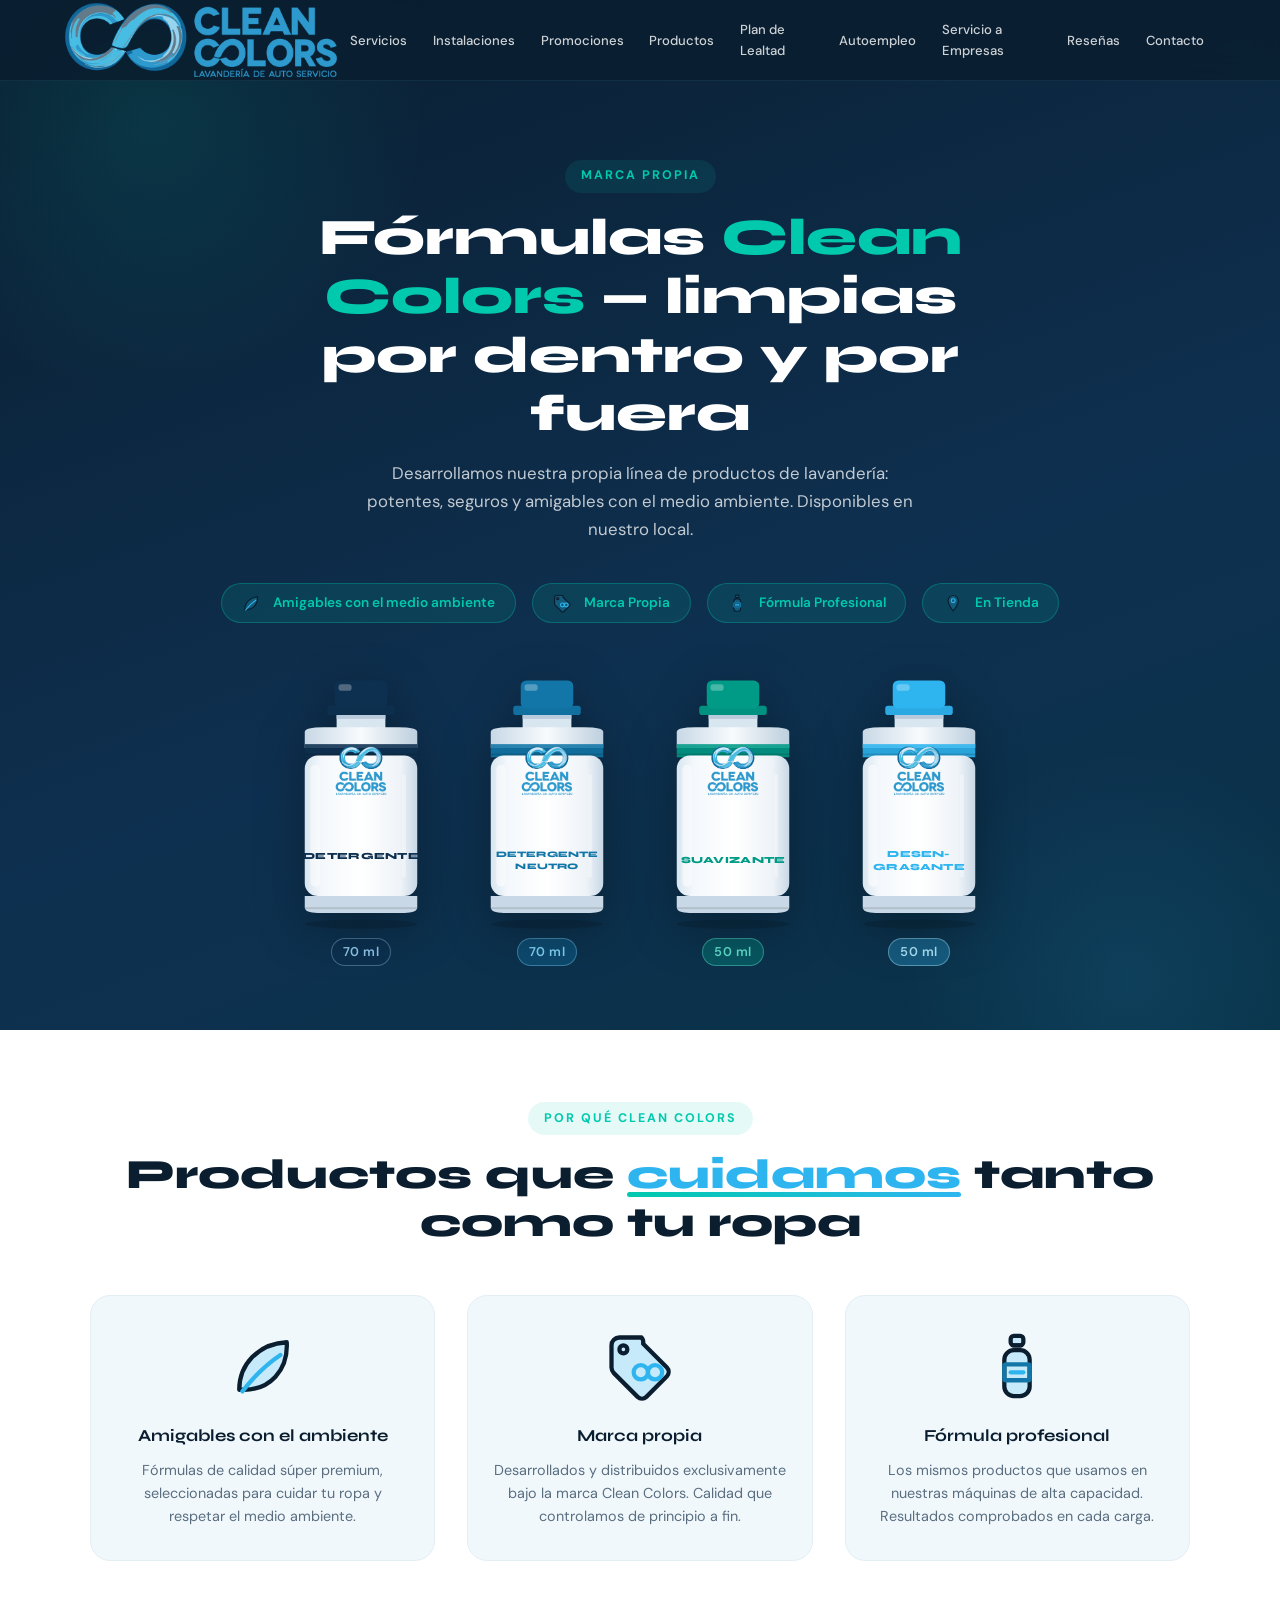
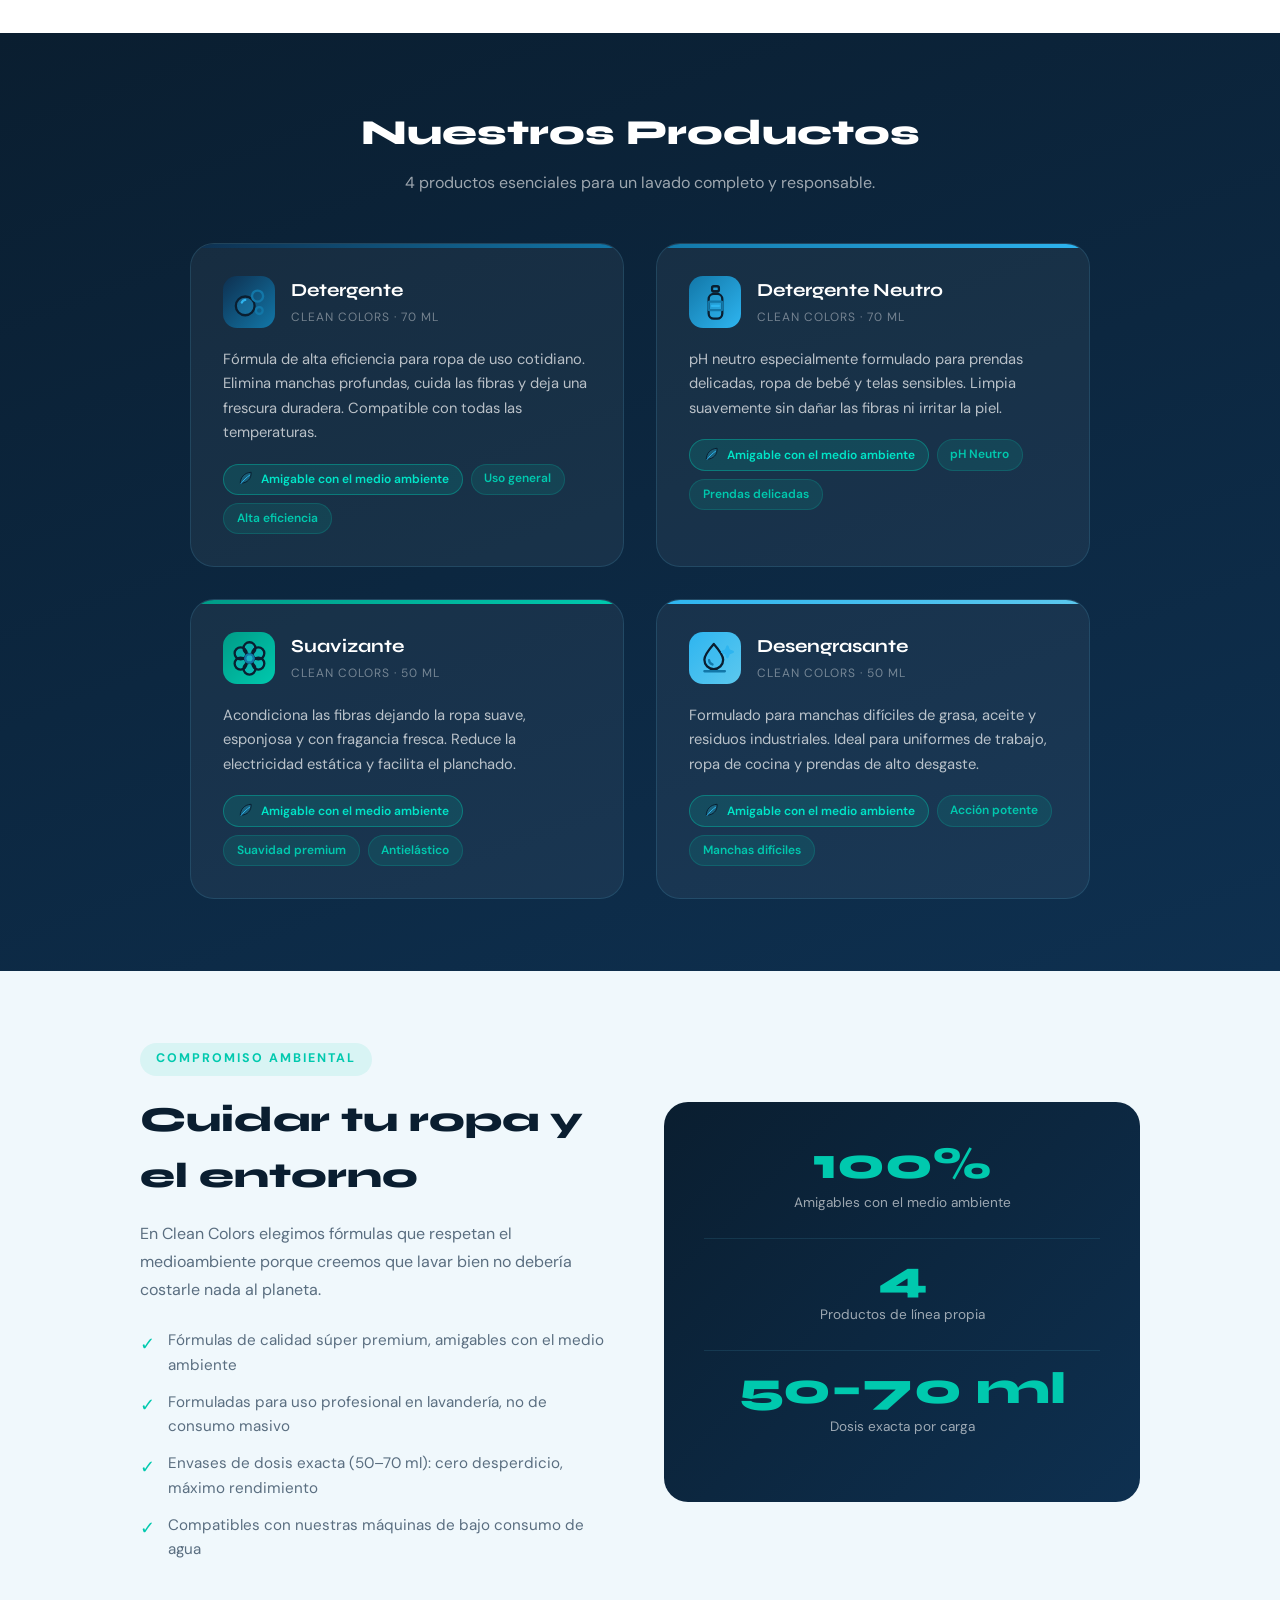
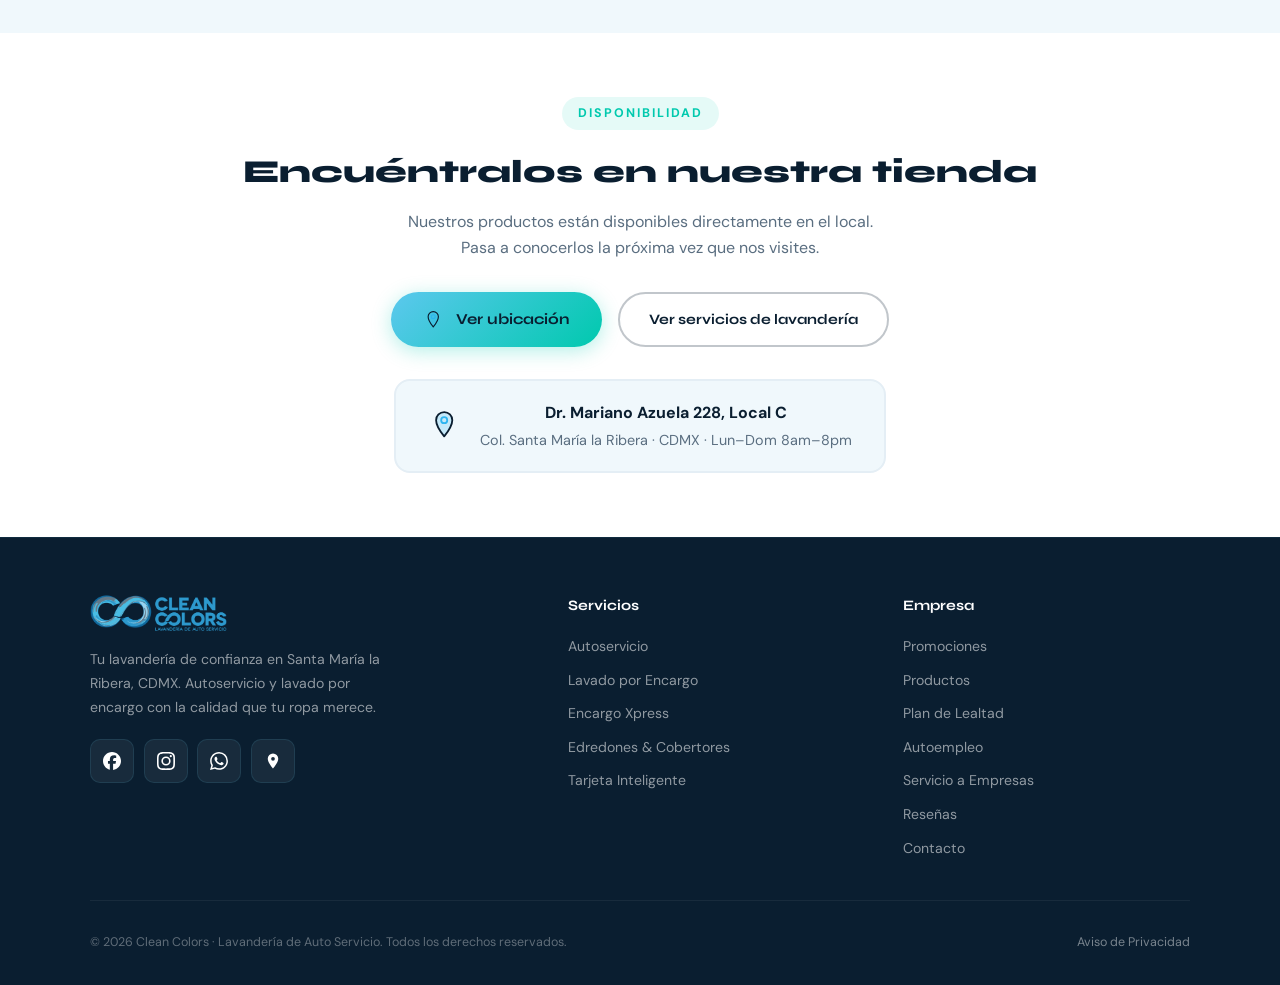
<file: productos.html>
<!DOCTYPE html>
<html lang="es">
<head>
  <meta charset="UTF-8"/>
  <meta name="viewport" content="width=device-width, initial-scale=1.0"/>
  <title>Productos Clean Colors | Fórmulas de Calidad Súper Premium</title>
  <meta name="description" content="Productos de lavandería marca propia Clean Colors. Detergente, Detergente Neutro, Suavizante y Desengrasante. Fórmulas de calidad súper premium, amigables con el medio ambiente. Disponibles en tienda."/>
  <link rel="preconnect" href="https://fonts.googleapis.com"/>
  <link rel="preconnect" href="https://fonts.gstatic.com" crossorigin/>
  <link href="https://fonts.googleapis.com/css2?family=Syne:wght@600;700;800&family=DM+Sans:wght@400;500;600;700&display=swap" rel="stylesheet"/>
  <link rel="stylesheet" href="styles.css"/>
  <link rel="icon" href="favicon.ico" sizes="32x32"/>
  <link rel="icon" type="image/png" href="favicon-32.png" sizes="32x32"/>
  <link rel="icon" type="image/png" href="favicon-192.png" sizes="192x192"/>
  <link rel="apple-touch-icon" href="apple-touch-icon.png"/>
  <meta name="theme-color" content="#0A1E30"/>
  <!-- ===== CC-META: vista previa al compartir (WhatsApp, Facebook) ===== -->
  <link rel="canonical" href="https://cleancolors.mx/productos.html"/>
  <meta property="og:type" content="website"/>
  <meta property="og:locale" content="es_MX"/>
  <meta property="og:site_name" content="Clean Colors Lavandería"/>
  <meta property="og:url" content="https://cleancolors.mx/productos.html"/>
  <meta property="og:title" content="Productos Clean Colors | Fórmulas de Calidad Súper Premium"/>
  <meta property="og:description" content="Detergente, Detergente Neutro, Suavizante y Desengrasante de marca propia Clean Colors. Disponibles en tienda."/>
  <meta property="og:image" content="https://cleancolors.mx/og-image.jpg"/>
  <meta property="og:image:width" content="1200"/>
  <meta property="og:image:height" content="630"/>
  <meta property="og:image:alt" content="Interior de Clean Colors Lavandería en Santa María la Ribera"/>
  <meta name="twitter:card" content="summary_large_image"/>
  <meta name="twitter:title" content="Productos Clean Colors | Fórmulas de Calidad Súper Premium"/>
  <meta name="twitter:description" content="Detergente, Detergente Neutro, Suavizante y Desengrasante de marca propia Clean Colors. Disponibles en tienda."/>
  <meta name="twitter:image" content="https://cleancolors.mx/og-image.jpg"/>
  <meta name="robots" content="index, follow"/>
  <meta name="geo.region" content="MX-CMX"/>
  <meta name="geo.placename" content="Santa María la Ribera, Ciudad de México"/>
  <!-- ===== MEDICIÓN =====
       El ID de Google Analytics vive en UN SOLO lugar: el archivo analytics.js
       Mientras ahí diga G-XXXXXXXXXX, la medición está apagada y no se carga nada. -->
  <script defer src="analytics.js"></script>

  <style>
    /* ---- Hero ---- */
    .prod-hero{background:linear-gradient(160deg,var(--navy) 0%,#0E3050 60%,#093248 100%);color:var(--white);padding:10rem 5% 4rem;text-align:center;position:relative;overflow:hidden}
    .prod-hero::before{content:'';position:absolute;width:600px;height:600px;background:radial-gradient(circle,rgba(0,201,174,.12) 0%,transparent 65%);border-radius:50%;top:-180px;left:-150px;pointer-events:none}
    .prod-hero::after{content:'';position:absolute;width:500px;height:500px;background:radial-gradient(circle,rgba(43,159,212,.12) 0%,transparent 65%);border-radius:50%;bottom:-200px;right:-100px;pointer-events:none}
    .prod-hero h1{font-family:'Syne',sans-serif;font-weight:800;font-size:clamp(2rem,4.5vw,3.2rem);line-height:1.15;max-width:700px;margin:0 auto 1rem}
    .prod-hero p{max-width:560px;margin:0 auto 2.5rem;color:rgba(255,255,255,.75);font-size:1.05rem;line-height:1.65}
    .prod-hero-badges{display:flex;gap:1rem;justify-content:center;flex-wrap:wrap;margin-bottom:3rem}
    .prod-hero-badge{display:inline-flex;align-items:center;gap:.5rem;background:rgba(0,201,174,.12);border:1px solid rgba(0,201,174,.3);border-radius:50px;padding:.5rem 1.2rem;font-size:.85rem;font-weight:600;color:var(--aqua)}
    /* ---- Ilustración botellas ---- */
    .bottles-wrap{display:grid;grid-template-columns:repeat(4,1fr);gap:1.5rem;max-width:720px;margin:1rem auto 0}
    .bottle-item{display:flex;flex-direction:column;align-items:center;text-align:center}
    .bottle-stage{position:relative;width:100%;max-width:150px;filter:drop-shadow(0 12px 24px rgba(0,0,0,.3))}
    .bottle-stage svg{width:100%;height:auto;display:block}
    .bottle-logo{position:absolute;top:38%;left:50%;transform:translate(-50%,-50%);width:58%;height:auto;pointer-events:none}
    .bottle-name{font-family:'Syne',sans-serif;font-weight:700;font-size:.95rem;color:#fff;margin-top:1rem;line-height:1.2;letter-spacing:.3px}
    .bottle-qty{font-family:'DM Sans',sans-serif;font-weight:600;font-size:.8rem;margin-top:.25rem;letter-spacing:.5px;padding:.2rem .7rem;border-radius:50px;background:rgba(255,255,255,.1);border:1px solid rgba(255,255,255,.18)}
    /* Colores por producto (variable CSS para la botella) */
    .bottle-item.p1{--cap-color:#0E3050}
    .bottle-item.p2{--cap-color:#1277A8}
    .bottle-item.p3{--cap-color:#009B87}
    .bottle-item.p4{--cap-color:#2EB5F0}
    .bottle-item.p1 .bottle-qty{color:#8EC4E8;border-color:rgba(142,196,232,.4);background:rgba(14,48,80,.35)}
    .bottle-item.p2 .bottle-qty{color:#7ECEF0;border-color:rgba(126,206,240,.4);background:rgba(18,119,168,.35)}
    .bottle-item.p3 .bottle-qty{color:#5EDAC7;border-color:rgba(94,218,199,.45);background:rgba(0,155,135,.35)}
    .bottle-item.p4 .bottle-qty{color:#A8DFF2;border-color:rgba(168,223,242,.45);background:rgba(46,181,240,.3)}
    /* ---- Promesa ---- */
    .prod-promesa{background:var(--white);padding:4.5rem 5%}
    .prod-container{max-width:1100px;margin:0 auto}
    .prod-promesa-grid{display:grid;grid-template-columns:repeat(3,1fr);gap:2rem;margin-top:3rem}
    .prod-promesa-card{text-align:center;padding:2rem 1.5rem;background:var(--off-white);border-radius:20px;border:1px solid #E4EEF5}
    .prod-promesa-icon{font-size:2.5rem;margin-bottom:1rem}
    .prod-promesa-card h3{font-family:'Syne',sans-serif;font-weight:700;font-size:1.05rem;color:var(--navy);margin-bottom:.6rem}
    .prod-promesa-card p{font-size:.9rem;color:var(--gray);line-height:1.6}
    /* ---- Grid de productos ---- */
    .prod-catalogo{background:linear-gradient(160deg,var(--navy) 0%,#0E3050 100%);padding:4.5rem 5%}
    .prod-catalogo h2{font-family:'Syne',sans-serif;font-weight:800;font-size:clamp(1.5rem,3vw,2.2rem);color:var(--white);text-align:center;margin-bottom:.5rem}
    .prod-catalogo-sub{text-align:center;color:rgba(255,255,255,.6);font-size:1rem;margin-bottom:3rem}
    .prod-grid{display:grid;grid-template-columns:repeat(2,1fr);gap:2rem;max-width:900px;margin:0 auto}
    .prod-card{background:rgba(255,255,255,.05);border:1.5px solid rgba(92,200,238,.15);border-radius:24px;padding:2rem;transition:all .3s;position:relative;overflow:hidden}
    .prod-card::before{content:'';position:absolute;top:0;left:0;right:0;height:4px;border-radius:24px 24px 0 0}
    .prod-card.c1::before{background:linear-gradient(90deg,#0E3050,#1277A8)}
    .prod-card.c2::before{background:linear-gradient(90deg,#1277A8,#2EB5F0)}
    .prod-card.c3::before{background:linear-gradient(90deg,#009B87,#00C9AE)}
    .prod-card.c4::before{background:linear-gradient(90deg,#2EB5F0,#5CC8EE)}
    .prod-card:hover{border-color:rgba(92,200,238,.4);transform:translateY(-4px);box-shadow:0 12px 32px rgba(0,0,0,.2)}
    .prod-card-head{display:flex;align-items:center;gap:1rem;margin-bottom:1.2rem}
    .prod-card-icon{width:52px;height:52px;border-radius:14px;display:flex;align-items:center;justify-content:center;font-size:1.6rem;flex-shrink:0}
    .prod-card.c1 .prod-card-icon{background:linear-gradient(135deg,#0E3050,#1277A8)}
    .prod-card.c2 .prod-card-icon{background:linear-gradient(135deg,#1277A8,#2EB5F0)}
    .prod-card.c3 .prod-card-icon{background:linear-gradient(135deg,#009B87,#00C9AE)}
    .prod-card.c4 .prod-card-icon{background:linear-gradient(135deg,#2EB5F0,#5CC8EE)}
    .prod-card-name{font-family:'Syne',sans-serif;font-weight:700;font-size:1.15rem;color:var(--white)}
    .prod-card-brand{font-size:.75rem;color:rgba(255,255,255,.4);letter-spacing:1px;text-transform:uppercase;margin-top:.15rem}
    .prod-card-desc{font-size:.92rem;color:rgba(255,255,255,.7);line-height:1.65;margin-bottom:1.2rem}
    .prod-card-tags{display:flex;flex-wrap:wrap;gap:.5rem}
    .prod-tag{font-size:.75rem;font-weight:600;padding:.3rem .8rem;border-radius:50px;background:rgba(0,201,174,.12);color:var(--aqua);border:1px solid rgba(0,201,174,.2)}
    .prod-tag-bio{background:rgba(0,201,174,.15);border-color:rgba(0,201,174,.4);color:#00E6C8}
    /* ---- Beneficios eco ---- */
    .prod-eco{background:var(--off-white);padding:4.5rem 5%}
    .prod-eco-grid{display:grid;grid-template-columns:1fr 1fr;gap:3rem;align-items:center;max-width:1000px;margin:0 auto}
    .prod-eco-text h2{font-family:'Syne',sans-serif;font-weight:800;font-size:clamp(1.5rem,3vw,2.2rem);color:var(--navy);margin-bottom:1rem}
    .prod-eco-text p{font-size:1rem;color:var(--gray);line-height:1.75;margin-bottom:1.2rem}
    .prod-eco-list{display:flex;flex-direction:column;gap:.8rem;margin-top:1.5rem}
    .prod-eco-item{display:flex;align-items:flex-start;gap:.8rem;font-size:.95rem;color:var(--gray)}
    .prod-eco-item span.eco-check{color:var(--aqua);font-size:1.1rem;flex-shrink:0;margin-top:.1rem}
    .prod-eco-visual{background:linear-gradient(135deg,var(--navy),#0E3050);border-radius:24px;padding:2.5rem;text-align:center}
    .prod-eco-stat{margin-bottom:1.5rem}
    .prod-eco-stat-num{font-family:'Syne',sans-serif;font-weight:800;font-size:2.8rem;color:var(--aqua);line-height:1}
    .prod-eco-stat-label{font-size:.85rem;color:rgba(255,255,255,.6);margin-top:.3rem}
    .prod-eco-divider{height:1px;background:rgba(92,200,238,.12);margin:1rem 0}
    /* ---- CTA final ---- */
    .prod-cta{background:var(--white);padding:4rem 5%;text-align:center}
    .prod-cta h2{font-family:'Syne',sans-serif;font-weight:800;font-size:clamp(1.4rem,3vw,2rem);color:var(--navy);margin-bottom:.75rem}
    .prod-cta p{font-size:1rem;color:var(--gray);margin-bottom:2rem;max-width:500px;margin-left:auto;margin-right:auto}
    .prod-cta-store{display:inline-flex;align-items:center;gap:.8rem;background:var(--off-white);border:2px solid #E4EEF5;border-radius:16px;padding:1.2rem 2rem;margin-top:1.5rem;font-size:.9rem;color:var(--gray)}
    .prod-cta-store strong{color:var(--navy);display:block;font-size:1rem;margin-bottom:.2rem}
    /* ---- Burbujas hero ---- */
    .prod-bubbles{position:absolute;inset:0;pointer-events:none;overflow:hidden;z-index:0}
    .prod-bubble{position:absolute;border-radius:50%;opacity:0;animation:prod-rise linear infinite;border:1.5px solid rgba(92,200,238,.25);background:radial-gradient(circle at 30% 30%,rgba(168,228,247,.15),transparent)}
    @keyframes prod-rise{0%{opacity:0;transform:translateY(100vh) scale(.5)}10%{opacity:.6}90%{opacity:.25}100%{opacity:0;transform:translateY(-100vh) scale(1)}}
    .prod-hero > *:not(.prod-bubbles){position:relative;z-index:1}
    /* ---- Nav ---- */
    nav{padding:0 5% !important;}
    .nav-logo img{height:55px !important;width:auto !important;}
    @media(max-width:768px){.nav-logo img{height:45px !important;}}
    /* ---- Responsive ---- */
    @media(max-width:768px){
      .prod-promesa-grid{grid-template-columns:1fr}
      .prod-grid{grid-template-columns:1fr}
      .prod-eco-grid{grid-template-columns:1fr}
      .bottles-wrap{grid-template-columns:repeat(2,1fr);gap:1.8rem 1rem;max-width:360px}
      .bottle-name{font-size:.9rem}
      .bottle-qty{font-size:.75rem}
    }
  
/* >>> CC realce (inicio) <<< */
:root{--cc-a1:#2EB5F0;--cc-a2:#00C9AE;--cc-shadow:rgba(46,181,240,.20);}
/* ============================================================
   REALCE VISUAL — jul 2026 (solo estetica; NO cambia contenido)
   Acento por-pagina via --cc-a1 / --cc-a2 / --cc-shadow (se define arriba por pagina).
   Para revertir: borra el bloque ">>> CC realce <<<" y el <script> de realce.
   ============================================================ */

/* Logo del nav mas grande (para legibilidad del tagline): 80 escritorio · 64 movil */
.nav-logo img{height:80px!important;width:auto!important}
@media(max-width:768px){.nav-logo img{height:64px!important}}

/* Barra de progreso de lectura */
#cc-progress{position:fixed;top:0;left:0;height:3px;width:0;z-index:2000;pointer-events:none;
  background:linear-gradient(90deg,var(--cc-a1,#5CC8EE),var(--cc-a2,#00C9AE));box-shadow:0 0 12px var(--cc-shadow,rgba(0,201,174,.5))}

/* Nav se solidifica al hacer scroll */
nav.cc-scrolled{background:rgba(10,30,48,.94)!important;box-shadow:0 8px 26px rgba(0,0,0,.30)}

/* Reveal al entrar en viewport (clase agregada por JS; sin JS todo se ve normal) */
.cc-reveal{opacity:0;transform:translateY(26px);
  transition:opacity .7s cubic-bezier(.2,.7,.2,1),transform .7s cubic-bezier(.2,.7,.2,1);will-change:opacity,transform}
.cc-reveal.cc-in{opacity:1;transform:none}

/* Tarjetas genericas (cualquier pagina): elevar + sombra en el tono de la pagina */
.cc-card.cc-in{transition:transform .3s cubic-bezier(.2,.7,.2,1),box-shadow .35s}
.cc-card.cc-in:hover{transform:translateY(-6px);box-shadow:0 18px 44px var(--cc-shadow,rgba(0,201,174,.18))}

/* Botones: barrido de luz al pasar el cursor */
.btn-primary,.form-btn{position:relative;overflow:hidden;isolation:isolate}
.btn-primary::after,.form-btn::after{content:"";position:absolute;top:0;left:-130%;width:55%;height:100%;z-index:1;pointer-events:none;
  background:linear-gradient(100deg,transparent,rgba(255,255,255,.5),transparent);transform:skewX(-18deg)}
.btn-primary:hover::after,.form-btn:hover::after{animation:cc-shine .8s ease}
@keyframes cc-shine{to{left:150%}}

/* Subrayado animado del enfasis en titulos */
.s-title em,.s-title strong{position:relative;display:inline-block}
.s-title em::after,.s-title strong::after{content:"";position:absolute;left:0;right:0;bottom:.04em;height:.13em;border-radius:4px;
  background:linear-gradient(90deg,var(--cc-a2,#00C9AE),var(--cc-a1,#5CC8EE));transform:scaleX(0);transform-origin:left;transition:transform .6s .15s cubic-bezier(.2,.7,.2,1)}
.s-title.cc-in em::after,.s-title.cc-in strong::after{transform:scaleX(1)}

/* Campos de formulario: halo al enfocar */
.fg input:focus,.fg select:focus,.fg textarea:focus{box-shadow:0 0 0 3px var(--cc-shadow,rgba(46,181,240,.16))}

/* ===== detalles finos SOLO index (estas clases no existen en paginas internas) ===== */
#hero::before{content:"";position:absolute;inset:0;z-index:0;pointer-events:none;
  background:
    radial-gradient(38% 48% at 18% 22%,var(--cc-aura1,rgba(0,201,174,.20)),transparent 70%),
    radial-gradient(44% 54% at 82% 18%,var(--cc-aura2,rgba(92,200,238,.22)),transparent 72%),
    radial-gradient(50% 60% at 62% 82%,rgba(18,119,168,.20),transparent 72%);
  animation:cc-aurora 20s ease-in-out infinite alternate}
@keyframes cc-aurora{0%{transform:scale(1) translate(0,0)}50%{transform:scale(1.1) translate(2%,-2%)}100%{transform:scale(1.05) translate(-2%,1%)}}
#hero>.bubbles{z-index:1}
#hero>.hero-content,#hero>.hero-badges,#hero>.hero-wave{position:relative;z-index:2}
.hero-tag{animation:cc-glow 3.6s ease-in-out infinite}
@keyframes cc-glow{0%,100%{box-shadow:0 0 0 rgba(92,200,238,0)}50%{box-shadow:0 0 20px rgba(92,200,238,.35)}}
.badge{transition:transform .3s,box-shadow .3s,border-color .3s!important}
.badge:hover{transform:translateY(-5px)!important;border-color:rgba(0,201,174,.5)!important;box-shadow:0 14px 32px rgba(0,201,174,.20)!important}
.svc-card{position:relative;overflow:hidden}
.svc-card::before{content:"";position:absolute;top:0;left:0;right:0;height:3px;z-index:1;
  background:linear-gradient(90deg,var(--cc-a1,#5CC8EE),var(--cc-a2,#00C9AE));transform:scaleX(0);transform-origin:left;transition:transform .45s ease}
.svc-card:hover::before{transform:scaleX(1)}
.svc-card:hover{box-shadow:0 20px 46px rgba(0,201,174,.16)!important;border-color:rgba(0,201,174,.28)!important}
.svc-icon-wrap{transition:transform .45s ease}
.svc-card:hover .svc-icon-wrap{transform:translateY(-3px) scale(1.04)}
.svc-card .price-val{transition:color .2s}
.svc-card:hover .price-val{color:var(--blue-dark)}
.promo:hover{box-shadow:0 16px 42px rgba(0,201,174,.14)!important}
.testi{overflow:hidden}
.testi::before{content:"";position:absolute;left:0;top:0;bottom:0;width:3px;z-index:1;
  background:linear-gradient(180deg,var(--cc-a1,#5CC8EE),var(--cc-a2,#00C9AE));transform:scaleY(0);transform-origin:top;transition:transform .4s ease}
.testi:hover::before{transform:scaleY(1)}
.gi{transition:box-shadow .4s,transform .4s}
.gi:hover{box-shadow:0 22px 52px rgba(10,30,48,.30)}
.gi-overlay{transition:padding .3s,background .3s}
.gi:hover .gi-overlay{padding-bottom:1.4rem;background:linear-gradient(transparent,rgba(10,30,48,.88))}
/* >>> CC realce (fin) <<< */

    /* ===== Fondo animado del hero (ago-2026) — mismo tratamiento que la portada,
       en la paleta de esta página. La imagen vive en ::after para poder moverla. ===== */
    .page-hero { overflow: hidden; position: relative; }
    .page-hero::after {
      content: ""; position: absolute; inset: -8%; z-index: 0; pointer-events: none;
      background:
        linear-gradient(180deg, rgba(14,40,62,.52) 0%, rgba(14,40,62,.74) 100%),
        url('hero-productos.jpg') center center / cover no-repeat;
      animation: cc-hero-fondo 48s ease-in-out infinite alternate;
      will-change: transform;
    }
    @keyframes cc-hero-fondo {
      0%   { transform: scale(1)    translate3d(0,0,0); }
      100% { transform: scale(1.07) translate3d(-1.2%,-2.4%,0); }
    }
    .page-hero::before { z-index: 1 !important; }
    .page-hero > * { position: relative; z-index: 2; }
    @media (max-width: 768px) {
      .page-hero::after {
        background:
          linear-gradient(180deg, rgba(14,40,62,.52) 0%, rgba(14,40,62,.74) 100%),
          url('hero-productos-movil.jpg') center center / cover no-repeat;
        animation-duration: 62s;
      }
    }
    @media (prefers-reduced-motion: reduce) { .page-hero::after { animation: none; } }

  
    /* ===== Set de iconos — el icono mide 1em y hereda el tamaño que tenía el emoji.
       Así el acomodo de cada tarjeta queda EXACTAMENTE como estaba. ===== */
    :root { --i1:#0A1E30; --i2:#1277A8; --i3:#2EB5F0; }
    .cc-ico { width:1.6em; height:1.6em; display:inline-block; vertical-align:-.34em; flex-shrink:0; }
    .cc-ico-inline { width:1.35em; height:1.35em; vertical-align:-.28em; margin-right:.3em; }

  
    /* La hoja de la tarjeta de promesa es el icono principal del recuadro:
       se dimensiona como contenedor, no como texto. */
    .prod-promesa-icon .cc-ico { width:1.9em; height:1.9em; vertical-align:-.38em; margin-right:0; }
    .prod-hero-badge .cc-ico { width:1.5em; height:1.5em; }
    .prod-tag .cc-ico { width:1.45em; height:1.45em; }

  
    /* ===== Iconos del bloque de contacto y del pie =====
       Antes heredaban el tamaño del texto (1.3rem en contacto, aún menos
       en el pie) y quedaban diminutos. Aquí llevan medida propia. */
    .c-ico { font-size: 0 !important; width: 2.6rem; height: 2.6rem; margin-top: 0; }
    .c-ico .cc-ico { width: 2.6rem; height: 2.6rem; vertical-align: middle; margin: 0; }
    .c-item { align-items: center; }

    .c-hours h4 .cc-ico { width: 1.6em; height: 1.6em; vertical-align: -.36em; }

    .f-soc { display: inline-flex !important; align-items: center; justify-content: center;
             width: 44px; height: 44px; font-size: 0 !important; }
    .f-soc .cc-ico { width: 24px; height: 24px; vertical-align: middle; margin: 0; }

  </style>
</head>
<body>

<nav>
  <a href="index.html" class="nav-logo"><img src="logo.png" alt="Clean Colors Logo"/></a>
  <button class="nav-hamburger" id="nav-hamburger" aria-label="Abrir menú" aria-expanded="false">
    <span></span><span></span><span></span>
  </button>
  <ul class="nav-links" id="nav-links">
    <li><a href="index.html#servicios">Servicios</a></li>
    <li><a href="index.html#instalaciones">Instalaciones</a></li>
    <li><a href="index.html#promociones">Promociones</a></li>
    <li><a href="productos.html">Productos</a></li>
    <li><a href="lealtad.html">Plan de Lealtad</a></li>
    <li><a href="autoempleo.html">Autoempleo</a></li>
    <li><a href="empresas.html">Servicio a Empresas</a></li>
    <li><a href="index.html#testimonios">Reseñas</a></li>
    <li><a href="index.html#contacto">Contacto</a></li>
  </ul>
</nav>
<div class="nav-overlay" id="nav-overlay"></div>

<!-- HERO -->
<section class="prod-hero">
  <div class="prod-bubbles" id="prod-bubbles"></div>
  <div class="s-label">Marca Propia</div>
  <h1>Fórmulas <em style="color:var(--aqua);font-style:normal">Clean Colors</em> — limpias por dentro y por fuera</h1>
  <p>Desarrollamos nuestra propia línea de productos de lavandería: potentes, seguros y amigables con el medio ambiente. Disponibles en nuestro local.</p>
  <div class="prod-hero-badges">
    <span class="prod-hero-badge"><svg class="cc-ico cc-ico-inline" viewBox="0 0 96 96" fill="none" aria-hidden="true"><g stroke-width="5.4" stroke-linecap="round" stroke-linejoin="round"><path d="M18 78C18 46 42 20 78 18c2 36-22 60-54 60z" fill="var(--i3,#00C9AE)" fill-opacity=".22"/><path d="M18 78C18 46 42 20 78 18c2 36-22 60-54 60z" stroke="var(--i1,#0A1E30)"/><path d="M22 80C36 62 52 46 70 34" stroke="var(--i3,#00C9AE)"/></g></svg> Amigables con el medio ambiente</span>
    <span class="prod-hero-badge"><svg class="cc-ico cc-ico-inline" viewBox="0 0 96 96" fill="none" aria-hidden="true"><g stroke-width="5.4" stroke-linecap="round" stroke-linejoin="round"><path d="M50 12H22a10 10 0 0 0-10 10v28a10 10 0 0 0 3 7l30 30a8 8 0 0 0 11 0l26-26a8 8 0 0 0 0-11L52 20a10 10 0 0 0-2-8z" fill="var(--i3,#00C9AE)" fill-opacity=".22"/><path d="M50 12H22a10 10 0 0 0-10 10v28a10 10 0 0 0 3 7l30 30a8 8 0 0 0 11 0l26-26a8 8 0 0 0 0-11L52 20a10 10 0 0 0-2-8z" stroke="var(--i1,#0A1E30)"/><circle cx="27" cy="27" r="5" stroke="var(--i1,#0A1E30)"/><path d="M40 56c0-5 4-9 9-9s9 4 9 9-4 9-9 9-9-4-9-9zM58 56c0-5 4-9 9-9s9 4 9 9-4 9-9 9-9-4-9-9z" stroke="var(--i3,#00C9AE)"/></g></svg> Marca Propia</span>
    <span class="prod-hero-badge"><svg class="cc-ico cc-ico-inline" viewBox="0 0 96 96" fill="none" aria-hidden="true"><g stroke-width="5.4" stroke-linecap="round" stroke-linejoin="round"><rect x="40" y="10" width="16" height="12" rx="4" fill="var(--i3,#00C9AE)" fill-opacity=".22"/><rect x="40" y="10" width="16" height="12" rx="4" stroke="var(--i1,#0A1E30)"/><path d="M43 22h10" stroke="var(--i1,#0A1E30)"/><rect x="32" y="28" width="32" height="58" rx="12" fill="var(--i3,#00C9AE)" fill-opacity=".22"/><rect x="32" y="28" width="32" height="58" rx="12" stroke="var(--i1,#0A1E30)"/><rect x="32" y="46" width="32" height="20" rx="2" stroke="var(--i2,#1277A8)"/><path d="M40 56h16" stroke="var(--i3,#00C9AE)"/></g></svg> Fórmula Profesional</span>
    <span class="prod-hero-badge"><svg class="cc-ico cc-ico-inline" viewBox="0 0 96 96" fill="none" aria-hidden="true"><g stroke-width="5.4" stroke-linecap="round" stroke-linejoin="round"><path d="M48 12a24 24 0 0 0-24 24c0 18 24 48 24 48s24-30 24-48a24 24 0 0 0-24-24z" fill="var(--i3,#00C9AE)" fill-opacity=".22"/><path d="M48 12a24 24 0 0 0-24 24c0 18 24 48 24 48s24-30 24-48a24 24 0 0 0-24-24z" stroke="var(--i1,#0A1E30)"/><circle cx="48" cy="36" r="9" stroke="var(--i3,#00C9AE)"/></g></svg> En Tienda</span>
  </div>
  <div class="bottles-wrap">
    <div class="bottle-item p1">
      <div class="bottle-stage">
        <svg viewBox="0 0 160 280" xmlns="http://www.w3.org/2000/svg" class="bottle-svg" aria-label="Botella Detergente">
          <defs>
            <linearGradient id="bc1" x1="0%" y1="0%" x2="100%" y2="0%"><stop offset="0%" stop-color="#D8E6F0"/><stop offset="15%" stop-color="#F4F8FC"/><stop offset="50%" stop-color="#FFFFFF"/><stop offset="85%" stop-color="#EEF3F8"/><stop offset="100%" stop-color="#C8D8E6"/></linearGradient>
            <linearGradient id="sc1" x1="0%" y1="0%" x2="100%" y2="0%"><stop offset="0%" stop-color="#C8D8E6"/><stop offset="50%" stop-color="#F8FBFD"/><stop offset="100%" stop-color="#BDCFDE"/></linearGradient>
          </defs>
          <ellipse cx="80" cy="270" rx="60" ry="5" fill="rgba(0,0,0,0.14)"/>
          <g>
            <rect x="52" y="10" width="56" height="30" rx="6" fill="var(--cap-color)"/>
            <rect x="56" y="14" width="14" height="7" rx="3" fill="rgba(255,255,255,0.28)"/>
            <rect x="44" y="37" width="72" height="10" rx="3" fill="var(--cap-color)" opacity="0.92"/>
            <rect x="54" y="47" width="52" height="18" fill="#D8E6F0"/>
            <rect x="54" y="47" width="52" height="4" fill="#B8CADB"/>
            <path d="M20,65 Q20,60 40,60 L120,60 Q140,60 140,65 L140,82 L20,82 Z" fill="url(#sc1)"/>
            <rect x="20" y="78" width="120" height="14" fill="var(--cap-color)" opacity="0.88"/>
            <rect x="20" y="88" width="120" height="2" fill="rgba(0,0,0,0.15)"/>
            <rect x="20" y="90" width="120" height="150" rx="14" fill="url(#bc1)"/>
            <rect x="26" y="100" width="10" height="130" rx="5" fill="rgba(255,255,255,0.55)"/>
            <rect x="124" y="110" width="4" height="110" rx="2" fill="rgba(255,255,255,0.35)"/>
            <path d="M20,240 L20,252 Q20,258 34,258 L126,258 Q140,258 140,252 L140,240 Z" fill="#C8D8E6"/>
            <rect x="20" y="252" width="120" height="2" fill="rgba(0,0,0,0.12)"/>
          
          <text x="80" y="200" text-anchor="middle" font-family="'Syne','DM Sans',Arial,sans-serif" font-weight="800" font-size="10" fill="var(--cap-color)" letter-spacing="0.3">DETERGENTE</text>
        </g></svg>
        <img src="logo-vertical-small.png" alt="Clean Colors" class="bottle-logo" loading="lazy" decoding="async"/>
      </div>
      <div class="bottle-qty">70 ml</div>
    </div>

    <div class="bottle-item p2">
      <div class="bottle-stage">
        <svg viewBox="0 0 160 280" xmlns="http://www.w3.org/2000/svg" class="bottle-svg" aria-label="Botella Detergente Neutro">
          <defs>
            <linearGradient id="bc2" x1="0%" y1="0%" x2="100%" y2="0%"><stop offset="0%" stop-color="#D8E6F0"/><stop offset="15%" stop-color="#F4F8FC"/><stop offset="50%" stop-color="#FFFFFF"/><stop offset="85%" stop-color="#EEF3F8"/><stop offset="100%" stop-color="#C8D8E6"/></linearGradient>
            <linearGradient id="sc2" x1="0%" y1="0%" x2="100%" y2="0%"><stop offset="0%" stop-color="#C8D8E6"/><stop offset="50%" stop-color="#F8FBFD"/><stop offset="100%" stop-color="#BDCFDE"/></linearGradient>
          </defs>
          <ellipse cx="80" cy="270" rx="60" ry="5" fill="rgba(0,0,0,0.14)"/>
          <g>
            <rect x="52" y="10" width="56" height="30" rx="6" fill="var(--cap-color)"/>
            <rect x="56" y="14" width="14" height="7" rx="3" fill="rgba(255,255,255,0.28)"/>
            <rect x="44" y="37" width="72" height="10" rx="3" fill="var(--cap-color)" opacity="0.92"/>
            <rect x="54" y="47" width="52" height="18" fill="#D8E6F0"/>
            <rect x="54" y="47" width="52" height="4" fill="#B8CADB"/>
            <path d="M20,65 Q20,60 40,60 L120,60 Q140,60 140,65 L140,82 L20,82 Z" fill="url(#sc2)"/>
            <rect x="20" y="78" width="120" height="14" fill="var(--cap-color)" opacity="0.88"/>
            <rect x="20" y="88" width="120" height="2" fill="rgba(0,0,0,0.15)"/>
            <rect x="20" y="90" width="120" height="150" rx="14" fill="url(#bc2)"/>
            <rect x="26" y="100" width="10" height="130" rx="5" fill="rgba(255,255,255,0.55)"/>
            <rect x="124" y="110" width="4" height="110" rx="2" fill="rgba(255,255,255,0.35)"/>
            <path d="M20,240 L20,252 Q20,258 34,258 L126,258 Q140,258 140,252 L140,240 Z" fill="#C8D8E6"/>
            <rect x="20" y="252" width="120" height="2" fill="rgba(0,0,0,0.12)"/>
          
          <text x="80" y="198" text-anchor="middle" font-family="'Syne','DM Sans',Arial,sans-serif" font-weight="800" font-size="9" fill="var(--cap-color)" letter-spacing="0.2">DETERGENTE</text>
          <text x="80" y="211" text-anchor="middle" font-family="'Syne','DM Sans',Arial,sans-serif" font-weight="800" font-size="9" fill="var(--cap-color)" letter-spacing="0.2">NEUTRO</text>
        </g></svg>
        <img src="logo-vertical-small.png" alt="Clean Colors" class="bottle-logo" loading="lazy" decoding="async"/>
      </div>
      <div class="bottle-qty">70 ml</div>
    </div>

    <div class="bottle-item p3">
      <div class="bottle-stage">
        <svg viewBox="0 0 160 280" xmlns="http://www.w3.org/2000/svg" class="bottle-svg" aria-label="Botella Suavizante">
          <defs>
            <linearGradient id="bc3" x1="0%" y1="0%" x2="100%" y2="0%"><stop offset="0%" stop-color="#D8E6F0"/><stop offset="15%" stop-color="#F4F8FC"/><stop offset="50%" stop-color="#FFFFFF"/><stop offset="85%" stop-color="#EEF3F8"/><stop offset="100%" stop-color="#C8D8E6"/></linearGradient>
            <linearGradient id="sc3" x1="0%" y1="0%" x2="100%" y2="0%"><stop offset="0%" stop-color="#C8D8E6"/><stop offset="50%" stop-color="#F8FBFD"/><stop offset="100%" stop-color="#BDCFDE"/></linearGradient>
          </defs>
          <ellipse cx="80" cy="270" rx="60" ry="5" fill="rgba(0,0,0,0.14)"/>
          <g>
            <rect x="52" y="10" width="56" height="30" rx="6" fill="var(--cap-color)"/>
            <rect x="56" y="14" width="14" height="7" rx="3" fill="rgba(255,255,255,0.28)"/>
            <rect x="44" y="37" width="72" height="10" rx="3" fill="var(--cap-color)" opacity="0.92"/>
            <rect x="54" y="47" width="52" height="18" fill="#D8E6F0"/>
            <rect x="54" y="47" width="52" height="4" fill="#B8CADB"/>
            <path d="M20,65 Q20,60 40,60 L120,60 Q140,60 140,65 L140,82 L20,82 Z" fill="url(#sc3)"/>
            <rect x="20" y="78" width="120" height="14" fill="var(--cap-color)" opacity="0.88"/>
            <rect x="20" y="88" width="120" height="2" fill="rgba(0,0,0,0.15)"/>
            <rect x="20" y="90" width="120" height="150" rx="14" fill="url(#bc3)"/>
            <rect x="26" y="100" width="10" height="130" rx="5" fill="rgba(255,255,255,0.55)"/>
            <rect x="124" y="110" width="4" height="110" rx="2" fill="rgba(255,255,255,0.35)"/>
            <path d="M20,240 L20,252 Q20,258 34,258 L126,258 Q140,258 140,252 L140,240 Z" fill="#C8D8E6"/>
            <rect x="20" y="252" width="120" height="2" fill="rgba(0,0,0,0.12)"/>
          
          <text x="80" y="205" text-anchor="middle" font-family="'Syne','DM Sans',Arial,sans-serif" font-weight="800" font-size="10" fill="var(--cap-color)" letter-spacing="0.3">SUAVIZANTE</text>
        </g></svg>
        <img src="logo-vertical-small.png" alt="Clean Colors" class="bottle-logo" loading="lazy" decoding="async"/>
      </div>
      <div class="bottle-qty">50 ml</div>
    </div>

    <div class="bottle-item p4">
      <div class="bottle-stage">
        <svg viewBox="0 0 160 280" xmlns="http://www.w3.org/2000/svg" class="bottle-svg" aria-label="Botella Desengrasante">
          <defs>
            <linearGradient id="bc4" x1="0%" y1="0%" x2="100%" y2="0%"><stop offset="0%" stop-color="#D8E6F0"/><stop offset="15%" stop-color="#F4F8FC"/><stop offset="50%" stop-color="#FFFFFF"/><stop offset="85%" stop-color="#EEF3F8"/><stop offset="100%" stop-color="#C8D8E6"/></linearGradient>
            <linearGradient id="sc4" x1="0%" y1="0%" x2="100%" y2="0%"><stop offset="0%" stop-color="#C8D8E6"/><stop offset="50%" stop-color="#F8FBFD"/><stop offset="100%" stop-color="#BDCFDE"/></linearGradient>
          </defs>
          <ellipse cx="80" cy="270" rx="60" ry="5" fill="rgba(0,0,0,0.14)"/>
          <g>
            <rect x="52" y="10" width="56" height="30" rx="6" fill="var(--cap-color)"/>
            <rect x="56" y="14" width="14" height="7" rx="3" fill="rgba(255,255,255,0.28)"/>
            <rect x="44" y="37" width="72" height="10" rx="3" fill="var(--cap-color)" opacity="0.92"/>
            <rect x="54" y="47" width="52" height="18" fill="#D8E6F0"/>
            <rect x="54" y="47" width="52" height="4" fill="#B8CADB"/>
            <path d="M20,65 Q20,60 40,60 L120,60 Q140,60 140,65 L140,82 L20,82 Z" fill="url(#sc4)"/>
            <rect x="20" y="78" width="120" height="14" fill="var(--cap-color)" opacity="0.88"/>
            <rect x="20" y="88" width="120" height="2" fill="rgba(0,0,0,0.15)"/>
            <rect x="20" y="90" width="120" height="150" rx="14" fill="url(#bc4)"/>
            <rect x="26" y="100" width="10" height="130" rx="5" fill="rgba(255,255,255,0.55)"/>
            <rect x="124" y="110" width="4" height="110" rx="2" fill="rgba(255,255,255,0.35)"/>
            <path d="M20,240 L20,252 Q20,258 34,258 L126,258 Q140,258 140,252 L140,240 Z" fill="#C8D8E6"/>
            <rect x="20" y="252" width="120" height="2" fill="rgba(0,0,0,0.12)"/>
          
          <text x="80" y="198" text-anchor="middle" font-family="'Syne','DM Sans',Arial,sans-serif" font-weight="800" font-size="10" fill="var(--cap-color)" letter-spacing="0.2">DESEN-</text>
          <text x="80" y="212" text-anchor="middle" font-family="'Syne','DM Sans',Arial,sans-serif" font-weight="800" font-size="10" fill="var(--cap-color)" letter-spacing="0.2">GRASANTE</text>
        </g></svg>
        <img src="logo-vertical-small.png" alt="Clean Colors" class="bottle-logo" loading="lazy" decoding="async"/>
      </div>
      <div class="bottle-qty">50 ml</div>
    </div>
  </div>
</section>

<!-- PROMESA -->
<section class="prod-promesa">
  <div class="prod-container">
    <div class="s-header">
      <div class="s-label">Por Qué Clean Colors</div>
      <h2 class="s-title">Productos que <em>cuidamos</em> tanto como tu ropa</h2>
    </div>
    <div class="prod-promesa-grid">
      <div class="prod-promesa-card">
        <div class="prod-promesa-icon"><svg class="cc-ico" viewBox="0 0 96 96" fill="none" aria-hidden="true"><g stroke-width="5.4" stroke-linecap="round" stroke-linejoin="round"><path d="M18 78C18 46 42 20 78 18c2 36-22 60-54 60z" fill="var(--i3,#00C9AE)" fill-opacity=".22"/><path d="M18 78C18 46 42 20 78 18c2 36-22 60-54 60z" stroke="var(--i1,#0A1E30)"/><path d="M22 80C36 62 52 46 70 34" stroke="var(--i3,#00C9AE)"/></g></svg></div>
        <h3>Amigables con el ambiente</h3>
        <p>Fórmulas de calidad súper premium, seleccionadas para cuidar tu ropa y respetar el medio ambiente.</p>
      </div>
      <div class="prod-promesa-card">
        <div class="prod-promesa-icon"><svg class="cc-ico" viewBox="0 0 96 96" fill="none" aria-hidden="true"><g stroke-width="5.4" stroke-linecap="round" stroke-linejoin="round"><path d="M50 12H22a10 10 0 0 0-10 10v28a10 10 0 0 0 3 7l30 30a8 8 0 0 0 11 0l26-26a8 8 0 0 0 0-11L52 20a10 10 0 0 0-2-8z" fill="var(--i3,#00C9AE)" fill-opacity=".22"/><path d="M50 12H22a10 10 0 0 0-10 10v28a10 10 0 0 0 3 7l30 30a8 8 0 0 0 11 0l26-26a8 8 0 0 0 0-11L52 20a10 10 0 0 0-2-8z" stroke="var(--i1,#0A1E30)"/><circle cx="27" cy="27" r="5" stroke="var(--i1,#0A1E30)"/><path d="M40 56c0-5 4-9 9-9s9 4 9 9-4 9-9 9-9-4-9-9z" stroke="var(--i3,#00C9AE)"/><path d="M58 56c0-5 4-9 9-9s9 4 9 9-4 9-9 9-9-4-9-9z" stroke="var(--i3,#00C9AE)"/></g></svg></div>
        <h3>Marca propia</h3>
        <p>Desarrollados y distribuidos exclusivamente bajo la marca Clean Colors. Calidad que controlamos de principio a fin.</p>
      </div>
      <div class="prod-promesa-card">
        <div class="prod-promesa-icon"><svg class="cc-ico" viewBox="0 0 96 96" fill="none" aria-hidden="true"><g stroke-width="5.4" stroke-linecap="round" stroke-linejoin="round"><rect x="40" y="10" width="16" height="12" rx="4" fill="var(--i3,#00C9AE)" fill-opacity=".22"/><rect x="40" y="10" width="16" height="12" rx="4" stroke="var(--i1,#0A1E30)"/><path d="M43 22h10" stroke="var(--i1,#0A1E30)"/><rect x="32" y="28" width="32" height="58" rx="12" fill="var(--i3,#00C9AE)" fill-opacity=".22"/><rect x="32" y="28" width="32" height="58" rx="12" stroke="var(--i1,#0A1E30)"/><rect x="32" y="46" width="32" height="20" rx="2" stroke="var(--i2,#1277A8)"/><path d="M40 56h16" stroke="var(--i3,#00C9AE)"/></g></svg></div>
        <h3>Fórmula profesional</h3>
        <p>Los mismos productos que usamos en nuestras máquinas de alta capacidad. Resultados comprobados en cada carga.</p>
      </div>
    </div>
  </div>
</section>

<!-- CATÁLOGO -->
<section class="prod-catalogo">
  <div class="prod-container">
    <h2>Nuestros Productos</h2>
    <p class="prod-catalogo-sub">4 productos esenciales para un lavado completo y responsable.</p>
    <div class="prod-grid">

      <!-- Detergente -->
      <div class="prod-card c1">
        <div class="prod-card-head">
          <div class="prod-card-icon"><svg class="cc-ico" viewBox="0 0 96 96" fill="none" aria-hidden="true"><g stroke-width="5.4" stroke-linecap="round" stroke-linejoin="round"><circle cx="38" cy="56" r="22" fill="var(--i3,#00C9AE)" fill-opacity=".22"/><circle cx="38" cy="56" r="22" stroke="var(--i1,#0A1E30)"/><circle cx="67" cy="33" r="13" stroke="var(--i2,#1277A8)"/><circle cx="71" cy="67" r="8" stroke="var(--i2,#1277A8)"/><path d="M30 48a10 10 0 0 1 8-6" stroke="var(--i3,#00C9AE)"/></g></svg></div>
          <div>
            <div class="prod-card-name">Detergente</div>
            <div class="prod-card-brand">Clean Colors · 70 ml</div>
          </div>
        </div>
        <p class="prod-card-desc">Fórmula de alta eficiencia para ropa de uso cotidiano. Elimina manchas profundas, cuida las fibras y deja una frescura duradera. Compatible con todas las temperaturas.</p>
        <div class="prod-card-tags">
          <span class="prod-tag prod-tag-bio"><svg class="cc-ico cc-ico-inline" viewBox="0 0 96 96" fill="none" aria-hidden="true"><g stroke-width="5.4" stroke-linecap="round" stroke-linejoin="round"><path d="M18 78C18 46 42 20 78 18c2 36-22 60-54 60z" fill="var(--i3,#00C9AE)" fill-opacity=".22"/><path d="M18 78C18 46 42 20 78 18c2 36-22 60-54 60z" stroke="var(--i1,#0A1E30)"/><path d="M22 80C36 62 52 46 70 34" stroke="var(--i3,#00C9AE)"/></g></svg> Amigable con el medio ambiente</span>
          <span class="prod-tag">Uso general</span>
          <span class="prod-tag">Alta eficiencia</span>
        </div>
      </div>

      <!-- Detergente Neutro -->
      <div class="prod-card c2">
        <div class="prod-card-head">
          <div class="prod-card-icon"><svg class="cc-ico" viewBox="0 0 96 96" fill="none" aria-hidden="true"><g stroke-width="5.4" stroke-linecap="round" stroke-linejoin="round"><rect x="40" y="10" width="16" height="12" rx="4" fill="var(--i3,#00C9AE)" fill-opacity=".22"/><rect x="40" y="10" width="16" height="12" rx="4" stroke="var(--i1,#0A1E30)"/><path d="M43 22h10" stroke="var(--i1,#0A1E30)"/><rect x="32" y="28" width="32" height="58" rx="12" fill="var(--i3,#00C9AE)" fill-opacity=".22"/><rect x="32" y="28" width="32" height="58" rx="12" stroke="var(--i1,#0A1E30)"/><rect x="32" y="46" width="32" height="20" rx="2" stroke="var(--i2,#1277A8)"/><path d="M40 56h16" stroke="var(--i3,#00C9AE)"/></g></svg></div>
          <div>
            <div class="prod-card-name">Detergente Neutro</div>
            <div class="prod-card-brand">Clean Colors · 70 ml</div>
          </div>
        </div>
        <p class="prod-card-desc">pH neutro especialmente formulado para prendas delicadas, ropa de bebé y telas sensibles. Limpia suavemente sin dañar las fibras ni irritar la piel.</p>
        <div class="prod-card-tags">
          <span class="prod-tag prod-tag-bio"><svg class="cc-ico cc-ico-inline" viewBox="0 0 96 96" fill="none" aria-hidden="true"><g stroke-width="5.4" stroke-linecap="round" stroke-linejoin="round"><path d="M18 78C18 46 42 20 78 18c2 36-22 60-54 60z" fill="var(--i3,#00C9AE)" fill-opacity=".22"/><path d="M18 78C18 46 42 20 78 18c2 36-22 60-54 60z" stroke="var(--i1,#0A1E30)"/><path d="M22 80C36 62 52 46 70 34" stroke="var(--i3,#00C9AE)"/></g></svg> Amigable con el medio ambiente</span>
          <span class="prod-tag">pH Neutro</span>
          <span class="prod-tag">Prendas delicadas</span>
        </div>
      </div>

      <!-- Suavizante -->
      <div class="prod-card c3">
        <div class="prod-card-head">
          <div class="prod-card-icon"><svg class="cc-ico" viewBox="0 0 96 96" fill="none" aria-hidden="true"><g stroke-width="5.4" stroke-linecap="round" stroke-linejoin="round"><circle cx="48.0" cy="24.0" r="14" fill="var(--i3,#00C9AE)" fill-opacity=".22"/><circle cx="68.8" cy="36.0" r="14" fill="var(--i3,#00C9AE)" fill-opacity=".22"/><circle cx="68.8" cy="60.0" r="14" fill="var(--i3,#00C9AE)" fill-opacity=".22"/><circle cx="48.0" cy="72.0" r="14" fill="var(--i3,#00C9AE)" fill-opacity=".22"/><circle cx="27.2" cy="60.0" r="14" fill="var(--i3,#00C9AE)" fill-opacity=".22"/><circle cx="27.2" cy="36.0" r="14" fill="var(--i3,#00C9AE)" fill-opacity=".22"/><circle cx="48.0" cy="24.0" r="14" stroke="var(--i1,#0A1E30)"/><circle cx="68.8" cy="36.0" r="14" stroke="var(--i1,#0A1E30)"/><circle cx="68.8" cy="60.0" r="14" stroke="var(--i1,#0A1E30)"/><circle cx="48.0" cy="72.0" r="14" stroke="var(--i1,#0A1E30)"/><circle cx="27.2" cy="60.0" r="14" stroke="var(--i1,#0A1E30)"/><circle cx="27.2" cy="36.0" r="14" stroke="var(--i1,#0A1E30)"/><circle cx="48" cy="48" r="10" fill="var(--i3,#00C9AE)" fill-opacity=".5"/><circle cx="48" cy="48" r="10" stroke="var(--i2,#1277A8)"/></g></svg></div>
          <div>
            <div class="prod-card-name">Suavizante</div>
            <div class="prod-card-brand">Clean Colors · 50 ml</div>
          </div>
        </div>
        <p class="prod-card-desc">Acondiciona las fibras dejando la ropa suave, esponjosa y con fragancia fresca. Reduce la electricidad estática y facilita el planchado.</p>
        <div class="prod-card-tags">
          <span class="prod-tag prod-tag-bio"><svg class="cc-ico cc-ico-inline" viewBox="0 0 96 96" fill="none" aria-hidden="true"><g stroke-width="5.4" stroke-linecap="round" stroke-linejoin="round"><path d="M18 78C18 46 42 20 78 18c2 36-22 60-54 60z" fill="var(--i3,#00C9AE)" fill-opacity=".22"/><path d="M18 78C18 46 42 20 78 18c2 36-22 60-54 60z" stroke="var(--i1,#0A1E30)"/><path d="M22 80C36 62 52 46 70 34" stroke="var(--i3,#00C9AE)"/></g></svg> Amigable con el medio ambiente</span>
          <span class="prod-tag">Suavidad premium</span>
          <span class="prod-tag">Antielástico</span>
        </div>
      </div>

      <!-- Desengrasante -->
      <div class="prod-card c4">
        <div class="prod-card-head">
          <div class="prod-card-icon"><svg class="cc-ico" viewBox="0 0 96 96" fill="none" aria-hidden="true"><g stroke-width="5.4" stroke-linecap="round" stroke-linejoin="round"><path d="M44 14c14 16 22 27 22 37a22 22 0 0 1-44 0c0-10 8-21 22-37z" fill="var(--i3,#00C9AE)" fill-opacity=".22"/><path d="M44 14c14 16 22 27 22 37a22 22 0 0 1-44 0c0-10 8-21 22-37z" stroke="var(--i1,#0A1E30)"/><path d="M33 52a11 11 0 0 0 8 10" stroke="var(--i2,#1277A8)"/><path d="M76 20l3.5 9 9 3.5-9 3.5-3.5 9-3.5-9-9-3.5 9-3.5 3.5-9z" fill="var(--i3,#00C9AE)" stroke="var(--i3,#00C9AE)"/><path d="M22 78h48" stroke="var(--i2,#1277A8)"/></g></svg></div>
          <div>
            <div class="prod-card-name">Desengrasante</div>
            <div class="prod-card-brand">Clean Colors · 50 ml</div>
          </div>
        </div>
        <p class="prod-card-desc">Formulado para manchas difíciles de grasa, aceite y residuos industriales. Ideal para uniformes de trabajo, ropa de cocina y prendas de alto desgaste.</p>
        <div class="prod-card-tags">
          <span class="prod-tag prod-tag-bio"><svg class="cc-ico cc-ico-inline" viewBox="0 0 96 96" fill="none" aria-hidden="true"><g stroke-width="5.4" stroke-linecap="round" stroke-linejoin="round"><path d="M18 78C18 46 42 20 78 18c2 36-22 60-54 60z" fill="var(--i3,#00C9AE)" fill-opacity=".22"/><path d="M18 78C18 46 42 20 78 18c2 36-22 60-54 60z" stroke="var(--i1,#0A1E30)"/><path d="M22 80C36 62 52 46 70 34" stroke="var(--i3,#00C9AE)"/></g></svg> Amigable con el medio ambiente</span>
          <span class="prod-tag">Acción potente</span>
          <span class="prod-tag">Manchas difíciles</span>
        </div>
      </div>

    </div>
  </div>
</section>

<!-- ECO SECTION -->
<section class="prod-eco">
  <div class="prod-eco-grid">
    <div class="prod-eco-text">
      <div class="s-label">Compromiso Ambiental</div>
      <h2>Cuidar tu ropa y el entorno</h2>
      <p>En Clean Colors elegimos fórmulas que respetan el medioambiente porque creemos que lavar bien no debería costarle nada al planeta.</p>
      <div class="prod-eco-list">
        <div class="prod-eco-item"><span class="eco-check">✓</span><span>Fórmulas de calidad súper premium, amigables con el medio ambiente</span></div>
        <div class="prod-eco-item"><span class="eco-check">✓</span><span>Formuladas para uso profesional en lavandería, no de consumo masivo</span></div>
        <div class="prod-eco-item"><span class="eco-check">✓</span><span>Envases de dosis exacta (50–70 ml): cero desperdicio, máximo rendimiento</span></div>
        <div class="prod-eco-item"><span class="eco-check">✓</span><span>Compatibles con nuestras máquinas de bajo consumo de agua</span></div>
      </div>
    </div>
    <div class="prod-eco-visual">
      <div class="prod-eco-stat">
        <div class="prod-eco-stat-num">100%</div>
        <div class="prod-eco-stat-label">Amigables con el medio ambiente</div>
      </div>
      <div class="prod-eco-divider"></div>
      <div class="prod-eco-stat">
        <div class="prod-eco-stat-num">4</div>
        <div class="prod-eco-stat-label">Productos de línea propia</div>
      </div>
      <div class="prod-eco-divider"></div>
      <div class="prod-eco-stat">
        <div class="prod-eco-stat-num">50–70 ml</div>
        <div class="prod-eco-stat-label">Dosis exacta por carga</div>
      </div>
    </div>
  </div>
</section>

<!-- CTA -->
<section class="prod-cta">
  <div class="prod-container">
    <div class="s-label">Disponibilidad</div>
    <h2>Encuéntralos en nuestra tienda</h2>
    <p>Nuestros productos están disponibles directamente en el local. Pasa a conocerlos la próxima vez que nos visites.</p>
    <div style="display:flex;gap:1rem;justify-content:center;flex-wrap:wrap;margin-top:1rem">
      <a class="btn-primary" href="index.html#contacto"><svg class="cc-ico cc-ico-inline" viewBox="0 0 96 96" fill="none" aria-hidden="true"><g stroke-width="5.4" stroke-linecap="round" stroke-linejoin="round"><path d="M48 12a24 24 0 0 0-24 24c0 18 24 48 24 48s24-30 24-48a24 24 0 0 0-24-24z" fill="var(--i3,#00C9AE)" fill-opacity=".22"/><path d="M48 12a24 24 0 0 0-24 24c0 18 24 48 24 48s24-30 24-48a24 24 0 0 0-24-24z" stroke="var(--i1,#0A1E30)"/><circle cx="48" cy="36" r="9" stroke="var(--i3,#00C9AE)"/></g></svg> Ver ubicación</a>
      <a class="btn-outline" href="index.html#servicios" style="color:var(--navy);border-color:rgba(10,30,48,.25);">Ver servicios de lavandería</a>
    </div>
    <div class="prod-cta-store" style="margin:2rem auto 0;display:inline-flex">
      <span style="font-size:1.5rem"><svg class="cc-ico cc-ico-inline" viewBox="0 0 96 96" fill="none" aria-hidden="true"><g stroke-width="5.4" stroke-linecap="round" stroke-linejoin="round"><path d="M48 12a24 24 0 0 0-24 24c0 18 24 48 24 48s24-30 24-48a24 24 0 0 0-24-24z" fill="var(--i3,#00C9AE)" fill-opacity=".22"/><path d="M48 12a24 24 0 0 0-24 24c0 18 24 48 24 48s24-30 24-48a24 24 0 0 0-24-24z" stroke="var(--i1,#0A1E30)"/><circle cx="48" cy="36" r="9" stroke="var(--i3,#00C9AE)"/></g></svg> </span>
      <div>
        <strong>Dr. Mariano Azuela 228, Local C</strong>
        Col. Santa María la Ribera · CDMX · Lun–Dom 8am–8pm
      </div>
    </div>
  </div>
</section>

<!-- FOOTER -->
<footer>
  <div class="footer-grid">
    <div class="f-brand">
      <img src="logo.png" alt="Clean Colors" loading="lazy" decoding="async"/>
      <p>Tu lavandería de confianza en Santa María la Ribera, CDMX. Autoservicio y lavado por encargo con la calidad que tu ropa merece.</p>
      <div class="f-socials">
        <a class="f-soc" href="https://www.facebook.com/p/Clean-Colors-Lavander%C3%ADa-de-Autoservicio-61575397217774/" target="_blank" rel="noopener" title="Facebook" aria-label="Clean Colors en Facebook"><svg class="f-soc-ico" viewBox="0 0 24 24" role="img" aria-hidden="true" fill="currentColor"><path d="M9.101 23.691v-7.98H6.627v-3.667h2.474v-1.58c0-4.085 1.848-5.978 5.858-5.978.401 0 .955.042 1.468.103a8.68 8.68 0 0 1 1.141.195v3.325a8.623 8.623 0 0 0-.653-.036 26.805 26.805 0 0 0-.733-.009c-.707 0-1.259.096-1.675.309a1.686 1.686 0 0 0-.679.622c-.258.42-.374.995-.374 1.752v1.297h3.919l-.386 2.103-.287 1.564h-3.246v8.245C19.396 23.238 24 18.179 24 12.044c0-6.627-5.373-12-12-12s-12 5.373-12 12c0 5.628 3.874 10.35 9.101 11.647Z"/></svg></a>
        <a class="f-soc" href="https://instagram.com/clean_colors_lavanderia" target="_blank" rel="noopener" title="Instagram" aria-label="Clean Colors en Instagram"><svg class="f-soc-ico" viewBox="0 0 24 24" role="img" aria-hidden="true" fill="currentColor"><path d="M12 0C8.74 0 8.333.015 7.053.072 5.775.132 4.905.333 4.14.63c-.789.306-1.459.717-2.126 1.384S.935 3.35.63 4.14C.333 4.905.131 5.775.072 7.053.012 8.333 0 8.74 0 12s.015 3.667.072 4.947c.06 1.277.261 2.148.558 2.913.306.788.717 1.459 1.384 2.126.667.666 1.336 1.079 2.126 1.384.766.296 1.636.499 2.913.558C8.333 23.988 8.74 24 12 24s3.667-.015 4.947-.072c1.277-.06 2.148-.262 2.913-.558.788-.306 1.459-.718 2.126-1.384.666-.667 1.079-1.335 1.384-2.126.296-.765.499-1.636.558-2.913.06-1.28.072-1.687.072-4.947s-.015-3.667-.072-4.947c-.06-1.277-.262-2.149-.558-2.913-.306-.789-.718-1.459-1.384-2.126C21.319 1.347 20.651.935 19.86.63c-.765-.297-1.636-.499-2.913-.558C15.667.012 15.26 0 12 0zm0 2.16c3.203 0 3.585.016 4.85.071 1.17.055 1.805.249 2.227.415.562.217.96.477 1.382.896.419.42.679.819.896 1.381.164.422.36 1.057.413 2.227.057 1.266.07 1.646.07 4.85s-.015 3.585-.074 4.85c-.061 1.17-.256 1.805-.421 2.227-.224.562-.479.96-.899 1.382-.419.419-.824.679-1.38.896-.42.164-1.065.36-2.235.413-1.274.057-1.649.07-4.859.07-3.211 0-3.586-.015-4.859-.074-1.171-.061-1.816-.256-2.236-.421-.569-.224-.96-.479-1.379-.899-.421-.419-.69-.824-.9-1.38-.165-.42-.359-1.065-.42-2.235-.045-1.26-.061-1.649-.061-4.844 0-3.196.016-3.586.061-4.861.061-1.17.255-1.814.42-2.234.21-.57.479-.96.9-1.381.419-.419.81-.689 1.379-.898.42-.166 1.051-.361 2.221-.421 1.275-.045 1.65-.06 4.859-.06l.045.03zm0 3.678a6.162 6.162 0 100 12.324 6.162 6.162 0 000-12.324zM12 16a4 4 0 110-8 4 4 0 010 8zm7.846-10.405a1.441 1.441 0 01-2.88 0 1.44 1.44 0 012.88 0z"/></svg></a>
        <a class="f-soc" href="https://wa.me/525516570653" target="_blank" rel="noopener" title="WhatsApp" aria-label="Escríbenos por WhatsApp"><svg class="f-soc-ico" viewBox="0 0 24 24" role="img" aria-hidden="true" fill="currentColor"><path d="M17.472 14.382c-.297-.149-1.758-.867-2.03-.967-.273-.099-.471-.148-.67.15-.197.297-.767.966-.94 1.164-.173.199-.347.223-.644.075-.297-.15-1.255-.463-2.39-1.475-.883-.788-1.48-1.761-1.653-2.059-.173-.297-.018-.458.13-.606.134-.133.298-.347.446-.52.149-.174.198-.298.298-.497.099-.198.05-.371-.025-.52-.075-.149-.669-1.612-.916-2.207-.242-.579-.487-.5-.669-.51-.173-.008-.371-.01-.57-.01-.198 0-.52.074-.792.372-.272.297-1.04 1.016-1.04 2.479 0 1.462 1.065 2.875 1.213 3.074.149.198 2.096 3.2 5.077 4.487.709.306 1.262.489 1.694.625.712.227 1.36.195 1.871.118.571-.085 1.758-.719 2.006-1.413.248-.694.248-1.289.173-1.413-.074-.124-.272-.198-.57-.347m-5.421 7.403h-.004a9.87 9.87 0 01-5.031-1.378l-.361-.214-3.741.982.998-3.648-.235-.374a9.86 9.86 0 01-1.51-5.26c.001-5.45 4.436-9.884 9.888-9.884 2.64 0 5.122 1.03 6.988 2.898a9.825 9.825 0 012.893 6.994c-.003 5.45-4.437 9.884-9.885 9.884m8.413-18.297A11.815 11.815 0 0012.05 0C5.495 0 .16 5.335.157 11.892c0 2.096.547 4.142 1.588 5.945L.057 24l6.305-1.654a11.882 11.882 0 005.683 1.448h.005c6.554 0 11.89-5.335 11.893-11.893a11.821 11.821 0 00-3.48-8.413Z"/></svg></a>
        <a class="f-soc" href="https://www.google.com/maps/search/Clean+Colors+Lavander%C3%ADa+Dr+Mariano+Azuela+228+Santa+Mar%C3%ADa+la+Ribera+CDMX" target="_blank" rel="noopener" title="Cómo llegar" aria-label="Ubicación en Google Maps"><svg class="f-soc-ico" viewBox="0 0 24 24" role="img" aria-hidden="true" fill="currentColor"><path d="M12 2a7 7 0 0 0-7 7c0 5.25 7 13 7 13s7-7.75 7-13a7 7 0 0 0-7-7zm0 9.5A2.5 2.5 0 1 1 12 6.5a2.5 2.5 0 0 1 0 5z"/></svg></a>
      </div>
    </div>
    <div class="f-col">
      <h4>Servicios</h4>
      <ul>
        <li><a href="index.html#servicios">Autoservicio</a></li>
        <li><a href="index.html#servicios">Lavado por Encargo</a></li>
        <li><a href="index.html#servicios">Encargo Xpress</a></li>
        <li><a href="index.html#servicios">Edredones &amp; Cobertores</a></li>
        <li><a href="lealtad.html">Tarjeta Inteligente</a></li>
      </ul>
    </div>
    <div class="f-col">
      <h4>Empresa</h4>
      <ul>
        <li><a href="index.html#promociones">Promociones</a></li>
        <li><a href="productos.html">Productos</a></li>
        <li><a href="lealtad.html">Plan de Lealtad</a></li>
        <li><a href="autoempleo.html">Autoempleo</a></li>
        <li><a href="empresas.html">Servicio a Empresas</a></li>
        <li><a href="index.html#testimonios">Reseñas</a></li>
        <li><a href="index.html#contacto">Contacto</a></li>
      </ul>
    </div>
  </div>
  <div class="footer-bottom">
    <span>© 2026 Clean Colors · Lavandería de Auto Servicio. Todos los derechos reservados.</span>
    <span><a href="aviso-de-privacidad.html">Aviso de Privacidad</a></span>
  </div>
</footer>

<script>
  /* --- Burbujas hero --- */
  (function(){
    var pb=document.getElementById('prod-bubbles');
    for(var i=0;i<55;i++){
      var b=document.createElement('div');
      b.className='prod-bubble';
      var s=5+Math.random()*50;
      b.style.cssText='width:'+s+'px;height:'+s+'px;left:'+(Math.random()*100)+'%;animation-duration:'+(4+Math.random()*14)+'s;animation-delay:'+(Math.random()*12)+'s;';
      pb.appendChild(b);
    }
  })();
  /* --- Hamburger --- */
  const hamburger=document.getElementById('nav-hamburger'),navLinks=document.getElementById('nav-links'),overlay=document.getElementById('nav-overlay');
  function closeMenu(){hamburger.classList.remove('active');hamburger.setAttribute('aria-expanded','false');navLinks.classList.remove('open');overlay.classList.remove('open');document.body.style.overflow='';}
  hamburger.addEventListener('click',function(){const isOpen=navLinks.classList.toggle('open');hamburger.classList.toggle('active');hamburger.setAttribute('aria-expanded',isOpen);overlay.classList.toggle('open');document.body.style.overflow=isOpen?'hidden':'';});
  overlay.addEventListener('click',closeMenu);
  navLinks.querySelectorAll('a').forEach(function(a){a.addEventListener('click',closeMenu);});
</script>
<script>window.CC_REVEAL='.prod-card,.bottle-item';window.CC_CARDS='.prod-card,.bottle-item';</script>
<script>
/* Clean Colors - realce visual (jul 2026): solo animacion; no altera contenido.
   Config por pagina via window.CC_REVEAL (selector a revelar) y window.CC_CARDS (selector de tarjetas). */
(function(){
  var reduce = window.matchMedia && window.matchMedia('(prefers-reduced-motion:reduce)').matches;

  // Barra de progreso + nav solido al scroll
  var bar=document.createElement('div'); bar.id='cc-progress'; document.body.appendChild(bar);
  var nav=document.querySelector('nav');
  function onScroll(){
    var st=window.pageYOffset||document.documentElement.scrollTop;
    var h=document.documentElement.scrollHeight-window.innerHeight;
    bar.style.width=(h>0?(st/h*100):0)+'%';
    if(nav){ st>40?nav.classList.add('cc-scrolled'):nav.classList.remove('cc-scrolled'); }
  }
  window.addEventListener('scroll',onScroll,{passive:true}); onScroll();

  var titles=document.querySelectorAll('.s-title');
  if(reduce || !('IntersectionObserver' in window)){
    titles.forEach(function(t){t.classList.add('cc-in');}); return;
  }

  function uniqPush(arr,el){ if(arr.indexOf(el)<0) arr.push(el); }

  var revealSel = window.CC_REVEAL || '.s-header,.services-grid,.promos-grid,.testi-grid,.contact-form';
  var cardSel   = window.CC_CARDS  || '';

  var items=[].slice.call(document.querySelectorAll(revealSel));
  // filas de galeria del index (si existen)
  [].slice.call(document.querySelectorAll('#instalaciones > div:last-child > div')).forEach(function(el){uniqPush(items,el);});
  // tarjetas: marcar como .cc-card y sumarlas al reveal
  if(cardSel){
    [].slice.call(document.querySelectorAll(cardSel)).forEach(function(el){ el.classList.add('cc-card'); uniqPush(items,el); });
  }

  items.forEach(function(el){el.classList.add('cc-reveal');});
  var io=new IntersectionObserver(function(es){es.forEach(function(e){
    if(e.isIntersecting){e.target.classList.add('cc-in');io.unobserve(e.target);}});},
    {threshold:.12,rootMargin:'0px 0px -6% 0px'});
  items.forEach(function(el){io.observe(el);});

  // Subrayado animado de titulos
  var tio=new IntersectionObserver(function(es){es.forEach(function(e){
    if(e.isIntersecting){e.target.classList.add('cc-in');tio.unobserve(e.target);}});},{threshold:.35});
  titles.forEach(function(t){tio.observe(t);});

  // Red de seguridad: revelar todo tras 3s por si algo falla
  setTimeout(function(){[].forEach.call(document.querySelectorAll('.cc-reveal:not(.cc-in)'),function(el){el.classList.add('cc-in');});},3000);
})();
</script>
</body>
</html>
</file>
<file: styles.css>
/* ==================== CLEAN COLORS â styles.css ==================== */
/* Shared stylesheet for cleancolors.mx                                */
/* Fonts: Syne (headings) + DM Sans (body)                            */
/* ================================================================== */

/* ---------- Reset ---------- */
*,*::before,*::after{margin:0;padding:0;box-sizing:border-box}

/* ---------- Skip Link (Accessibility) ---------- */
.skip-link{
  position:absolute;top:-100%;left:50%;transform:translateX(-50%);
  background:var(--aqua);color:var(--navy);padding:.8rem 1.5rem;
  border-radius:0 0 8px 8px;font-weight:700;font-size:.9rem;
  z-index:9999;transition:top .2s
}
.skip-link:focus{top:0}

/* ---------- CSS Variables ---------- */
:root{
  --navy:      #0A1E30;
  --blue-dark: #1277A8;
  --blue-mid:  #2EB5F0;
  --blue-light:#5CC8EE;
  --blue-pale: #A8E4F7;
  --aqua:      #00C9AE;
  --off-white: #F0F8FC;
  --white:     #ffffff;
  --gray:      #5A6E80;
  --font-head: 'Syne', sans-serif;
  --font-body: 'DM Sans', sans-serif;
}

html{scroll-behavior:smooth}
body{font-family:var(--font-body);color:var(--navy);background:var(--off-white);line-height:1.6;-webkit-font-smoothing:antialiased}
img{max-width:100%;display:block}
a{text-decoration:none}
ul{list-style:none}

/* ---------- Accessibility: reduced motion ---------- */
@media(prefers-reduced-motion:reduce){
  *,*::before,*::after{animation-duration:.01ms!important;animation-iteration-count:1!important;transition-duration:.01ms!important}
}

/* ==================== NAVIGATION ==================== */
nav{
  position:fixed;top:0;left:0;width:100%;z-index:1000;
  display:flex;align-items:center;justify-content:space-between;
  padding:1rem 5%;
  background:rgba(10,30,48,.85);
  backdrop-filter:blur(12px);-webkit-backdrop-filter:blur(12px);
  border-bottom:1px solid rgba(92,200,238,.1);
  transition:background .3s
}
.nav-logo img{height:40px;width:auto}
.nav-links{display:flex;align-items:center;gap:.1rem}
.nav-links li a{
  display:block;padding:.5rem .75rem;border-radius:8px;
  font-size:.82rem;font-weight:500;color:rgba(255,255,255,.8);
  transition:all .25s
}
.nav-links li a:hover,.nav-links li a:focus-visible{color:#fff;background:rgba(92,200,238,.12)}
.nav-links li a:focus-visible{outline:2px solid var(--aqua);outline-offset:2px}

/* Dropdown */
.nav-dropdown{position:relative}
.nav-caret{font-size:.55rem;margin-left:.25rem;transition:transform .2s}
.nav-dropdown:hover .nav-caret{transform:rotate(180deg)}
.nav-dropdown-menu{
  position:absolute;top:100%;left:0;min-width:180px;
  background:rgba(10,30,48,.95);backdrop-filter:blur(12px);
  border-radius:12px;padding:.5rem 0;
  opacity:0;visibility:hidden;transform:translateY(8px);
  transition:all .25s;
  box-shadow:0 12px 32px rgba(0,0,0,.25);
  border:1px solid rgba(92,200,238,.1)
}
.nav-dropdown:hover .nav-dropdown-menu{opacity:1;visibility:visible;transform:translateY(0)}
.nav-dropdown-menu a{
  display:block;padding:.65rem 1.2rem;font-size:.85rem;color:rgba(255,255,255,.8);
  transition:all .2s
}
.nav-dropdown-menu a:hover{background:rgba(92,200,238,.12);color:#fff}

/* Hamburger */
.nav-hamburger{display:none;flex-direction:column;gap:5px;cursor:pointer;padding:4px;z-index:1001;background:transparent;border:none;flex-shrink:0}
.nav-hamburger span{display:block;width:24px;height:2px;background:#fff;border-radius:2px;transition:all .3s}
.nav-hamburger.active span:nth-child(1){transform:rotate(45deg) translate(5px,5px)}
.nav-hamburger.active span:nth-child(2){opacity:0}
.nav-hamburger.active span:nth-child(3){transform:rotate(-45deg) translate(5px,-5px)}

/* Mobile nav */
@media(max-width:1140px){
  .nav-hamburger{display:flex}
  .nav-links{
    position:fixed;top:0;right:-100%;width:280px;height:100vh;
    flex-direction:column;align-items:flex-start;gap:0;
    background:rgba(10,30,48,.98);padding:5rem 2rem 2rem;
    transition:right .35s ease;
    box-shadow:-4px 0 30px rgba(0,0,0,.3);
    overflow-y:auto;
  }
  .nav-links.open{right:0}
  .nav-links li{width:100%}
  .nav-links li a{padding:.85rem 0;font-size:1rem;border-radius:0;border-bottom:1px solid rgba(92,200,238,.08)}
}
/* Overlay para cerrar menú móvil */
.nav-overlay{display:none;position:fixed;inset:0;z-index:999;background:rgba(0,0,0,.4)}
.nav-overlay.open{display:block}

/* ==================== BUTTONS ==================== */
.btn-primary{
  display:inline-flex;align-items:center;gap:.5rem;
  padding:.9rem 2rem;border-radius:50px;
  font-family:var(--font-head);font-weight:700;font-size:.95rem;
  color:var(--navy);background:linear-gradient(135deg,#5CC8EE,#00C9AE);
  box-shadow:0 4px 20px rgba(0,201,174,.3);
  transition:all .3s;text-decoration:none
}
.btn-primary:hover{transform:translateY(-3px);box-shadow:0 6px 28px rgba(0,201,174,.45)}

.btn-outline{
  display:inline-flex;align-items:center;gap:.5rem;
  padding:.85rem 1.8rem;border-radius:50px;
  font-family:var(--font-head);font-weight:700;font-size:.9rem;
  color:var(--blue-pale);border:2px solid rgba(168,228,247,.35);
  background:transparent;transition:all .3s;text-decoration:none
}
.btn-outline:hover{background:rgba(92,200,238,.1);border-color:rgba(168,228,247,.6);color:#fff}

/* ==================== SECTION HEADERS ==================== */
.s-label{
  display:inline-block;
  font-size:.78rem;font-weight:700;text-transform:uppercase;letter-spacing:2px;
  color:var(--aqua);background:rgba(0,201,174,.1);
  padding:.4rem 1rem;border-radius:50px;margin-bottom:1rem
}
.s-title{
  font-family:var(--font-head);font-weight:800;
  font-size:clamp(1.6rem,4vw,2.6rem);line-height:1.15;
  color:var(--navy);margin-bottom:1rem
}
.s-title em{color:var(--blue-mid);font-style:normal}
.s-title-white{color:var(--white)}
.s-desc{color:var(--gray);font-size:1rem;max-width:580px;line-height:1.7}
.s-header{text-align:center;margin-bottom:3rem}
.s-header .s-desc{margin:0 auto}

/* ==================== HERO ==================== */
#hero{
  position:relative;overflow:hidden;
  background:linear-gradient(170deg,#0A1E30 0%,#0E3050 50%,#093248 100%);
  padding:10rem 5% 5rem;color:#fff;min-height:85vh;
  display:flex;flex-direction:column;align-items:center;justify-content:center;text-align:center
}
.hero-glow{
  position:absolute;width:600px;height:600px;
  background:radial-gradient(circle,rgba(43,159,212,.15) 0%,transparent 65%);
  border-radius:50%;top:-200px;right:-100px;pointer-events:none
}
.hero-content{position:relative;z-index:2;max-width:800px;margin:0 auto}
.hero-tag{
  display:inline-block;font-size:.82rem;font-weight:600;color:var(--blue-pale);
  background:rgba(92,200,238,.1);border:1px solid rgba(92,200,238,.2);
  border-radius:50px;padding:.45rem 1.2rem;margin-bottom:1.5rem
}
.hero-h1{
  font-family:var(--font-head);font-weight:900;
  font-size:clamp(3rem,8vw,6.5rem);line-height:.95;
  letter-spacing:-.03em;margin-bottom:1.5rem
}
.hero-h1 .t1{color:#5CC8EE}
.hero-h1 .t2{color:#A8E4F7}
.hero-sub{
  font-size:1.05rem;color:rgba(255,255,255,.7);
  max-width:540px;margin:0 auto 2rem;line-height:1.7
}
.hero-btns{display:flex;gap:1rem;justify-content:center;flex-wrap:wrap}
.hero-badges{
  position:relative;z-index:2;
  display:flex;gap:2rem;justify-content:center;margin-top:3.5rem;flex-wrap:wrap
}
.badge{
  background:rgba(255,255,255,.06);border:1px solid rgba(92,200,238,.15);
  border-radius:16px;padding:1.2rem 1.8rem;text-align:center;min-width:130px;
  backdrop-filter:blur(8px)
}
.badge-num{font-family:var(--font-head);font-weight:800;font-size:1.5rem;color:#5CC8EE;margin-bottom:.2rem}
.badge-label{font-size:.75rem;color:rgba(255,255,255,.6);letter-spacing:.5px}
.hero-wave{position:absolute;bottom:-1px;left:0;width:100%;height:80px;display:block}

/* Bubbles */
.bubbles{position:absolute;inset:0;pointer-events:none;overflow:hidden}
.bubble{
  position:absolute;border-radius:50%;opacity:0;
  animation:rise linear infinite;
  border:1.5px solid rgba(92,200,238,.25);
  background:radial-gradient(circle at 30% 30%,rgba(168,228,247,.15),transparent)
}
@keyframes rise{
  0%{opacity:0;transform:translateY(100vh) scale(.5)}
  10%{opacity:.7}
  90%{opacity:.3}
  100%{opacity:0;transform:translateY(-100vh) scale(1)}
}

/* ==================== SERVICES ==================== */
#servicios{padding:4rem 5%}
.services-grid{
  display:grid;grid-template-columns:repeat(auto-fit,minmax(280px,1fr));
  gap:1.5rem;max-width:1200px;margin:0 auto
}
.svc-card{
  background:var(--white);border-radius:22px;padding:2rem 1.8rem;
  border:1.5px solid rgba(0,0,0,.06);
  transition:transform .3s,box-shadow .3s
}
.svc-card:hover{transform:translateY(-5px);box-shadow:0 15px 40px rgba(43,159,212,.12)}
.svc-icon-wrap{margin-bottom:1.2rem}
.svc-name{font-family:var(--font-head);font-weight:700;font-size:1.15rem;color:var(--navy);margin-bottom:.5rem}
.svc-desc{font-size:.9rem;color:var(--gray);line-height:1.6}
.price-row{
  display:flex;justify-content:space-between;align-items:center;
  padding:.5rem 0;border-bottom:1px solid rgba(0,0,0,.06);
  font-size:.88rem;color:var(--gray)
}
.price-val{font-weight:700;color:var(--navy);font-family:var(--font-head)}
.price-note{
  background:var(--off-white);border-radius:12px;padding:1rem 1.2rem;
  font-size:.78rem;color:var(--gray);line-height:1.7;margin-top:1rem
}
.price-note-highlight{background:linear-gradient(135deg,rgba(0,201,174,.08),rgba(46,181,240,.08));border:1px solid rgba(0,201,174,.15)}
.xpress-row{
  display:flex;justify-content:space-between;align-items:center;
  padding:.65rem .8rem;margin-top:.6rem;
  background:linear-gradient(135deg,rgba(0,201,174,.08),rgba(46,181,240,.08));
  border-radius:10px;font-size:.9rem
}

/* ==================== GALLERY / INSTALACIONES ==================== */
#instalaciones{padding:4rem 5%;max-width:1200px;margin:0 auto}
.gi{position:relative;overflow:hidden;border-radius:28px}
.gi:hover .gi-photo{transform:scale(1.05)}
.gi-photo{transition:transform .45s ease}
.gi-overlay{
  position:absolute;bottom:0;left:0;right:0;
  padding:1rem 1.5rem;
  background:linear-gradient(transparent,rgba(10,30,48,.7));
  color:#fff;font-size:.85rem;font-weight:500
}

/* ==================== PROMOTIONS ==================== */
#promociones{
  padding:4rem 5%;
  background:linear-gradient(170deg,var(--navy) 0%,#0E3050 100%)
}
#promociones .s-header{margin-bottom:2.5rem}
.promos-grid{
  display:grid;grid-template-columns:repeat(auto-fit,minmax(300px,1fr));
  gap:1.5rem;max-width:1100px;margin:0 auto
}
.promo{
  background:rgba(255,255,255,.04);border:1.5px solid rgba(92,200,238,.12);
  border-radius:22px;padding:2rem 1.8rem;
  transition:border-color .3s,box-shadow .3s
}
.promo:hover{border-color:rgba(92,200,238,.3);box-shadow:0 8px 32px rgba(43,159,212,.1)}
.promo-top{display:flex;align-items:center;gap:.8rem;margin-bottom:1rem}
.promo-icon{font-size:1.5rem}
.promo-pill{
  font-size:.72rem;font-weight:700;padding:.3rem .8rem;border-radius:50px;
  text-transform:uppercase;letter-spacing:.5px
}
.pill-sky{background:rgba(92,200,238,.15);color:var(--blue-light)}
.pill-aqua{background:rgba(0,201,174,.15);color:var(--aqua)}
.promo-title{font-family:var(--font-head);font-weight:700;font-size:1.1rem;color:#fff;margin-bottom:.5rem}
.promo-desc{font-size:.9rem;color:rgba(255,255,255,.65);line-height:1.6;margin-bottom:1rem}
.promo-deal{font-family:var(--font-head);font-weight:800;font-size:1.6rem;margin-bottom:.8rem}
.deal-sky{color:var(--blue-light)}
.deal-aqua{color:var(--aqua)}
.promo-hr{height:1px;background:rgba(92,200,238,.12);margin-bottom:.8rem}
.promo-note{font-size:.75rem;color:rgba(255,255,255,.4)}

/* ==================== TESTIMONIALS ==================== */
#testimonios{padding:4rem 5%}
.testi-grid{
  display:grid;grid-template-columns:repeat(auto-fit,minmax(260px,1fr));
  gap:1.5rem;max-width:1100px;margin:0 auto
}
.testi{
  background:var(--white);border-radius:20px;padding:2rem 1.8rem;
  border:1.5px solid rgba(0,0,0,.06);position:relative;
  transition:transform .3s,box-shadow .3s
}
.testi:hover{transform:translateY(-4px);box-shadow:0 12px 32px rgba(43,159,212,.1)}
.testi-q{
  position:absolute;top:1rem;right:1.5rem;
  font-family:var(--font-head);font-size:3.5rem;color:var(--blue-pale);
  opacity:.3;line-height:1
}
.testi-stars{color:#F59E0B;font-size:.9rem;letter-spacing:2px;margin-bottom:.8rem}
.testi-text{font-size:.92rem;color:var(--gray);line-height:1.7;margin-bottom:1.2rem}
.testi-author{display:flex;align-items:center;gap:.8rem}
.testi-av{
  width:40px;height:40px;border-radius:50%;
  display:flex;align-items:center;justify-content:center;font-size:1.2rem
}
.av-a{background:linear-gradient(135deg,#E8F7FD,#D0E8F4)}
.av-b{background:linear-gradient(135deg,rgba(0,201,174,.15),rgba(0,201,174,.08))}
.av-c{background:linear-gradient(135deg,rgba(46,181,240,.15),rgba(46,181,240,.08))}
.av-d{background:linear-gradient(135deg,rgba(18,119,168,.15),rgba(18,119,168,.08))}
.testi-name{font-weight:700;font-size:.88rem;color:var(--navy)}
.testi-loc{font-size:.75rem;color:var(--gray)}

/* ==================== CONTACT ==================== */
#contacto{
  padding:4rem 5%;
  background:linear-gradient(170deg,var(--navy) 0%,#0E3050 100%);
  color:#fff
}
.contact-wrap{
  display:grid;grid-template-columns:1fr 1fr;gap:3rem;
  max-width:1100px;margin:0 auto;align-items:start
}
.contact-items{display:flex;flex-direction:column;gap:1.2rem;margin:2rem 0}
.c-item{display:flex;align-items:flex-start;gap:1rem}
.c-ico{font-size:1.3rem;flex-shrink:0;margin-top:.15rem}
.c-lbl{font-size:.75rem;color:rgba(255,255,255,.5);text-transform:uppercase;letter-spacing:1px;margin-bottom:.15rem}
.c-val{font-size:.95rem;color:rgba(255,255,255,.85);line-height:1.5}
.c-hours{
  margin-top:2rem;background:rgba(255,255,255,.05);
  border-radius:14px;padding:1.2rem 1.5rem;
  border:1px solid rgba(92,200,238,.1)
}
.c-hours h4{font-family:var(--font-head);font-size:.95rem;color:var(--blue-light);margin-bottom:.8rem}
.hours-row{display:flex;justify-content:space-between;padding:.4rem 0;font-size:.9rem}
.hours-day{color:rgba(255,255,255,.7)}
.hours-time{color:var(--blue-pale);font-weight:600}

/* Contact form */
.contact-form{
  background:rgba(255,255,255,.04);border:1.5px solid rgba(92,200,238,.12);
  border-radius:22px;padding:2rem
}
.form-title{font-family:var(--font-head);font-weight:700;font-size:1.1rem;color:#fff;margin-bottom:1.5rem}
.form-row{display:grid;grid-template-columns:1fr 1fr;gap:1rem}
.fg{margin-bottom:1rem}
.fg label{display:block;font-size:.78rem;color:rgba(255,255,255,.5);text-transform:uppercase;letter-spacing:.5px;margin-bottom:.4rem}
.fg input,.fg select,.fg textarea{
  width:100%;padding:.8rem 1rem;border-radius:10px;
  border:1.5px solid rgba(92,200,238,.15);
  background:rgba(255,255,255,.05);color:#fff;font-family:var(--font-body);font-size:.9rem;
  transition:border-color .25s
}
.fg input::placeholder,.fg textarea::placeholder{color:rgba(255,255,255,.3)}
.fg input:focus,.fg select:focus,.fg textarea:focus{outline:none;border-color:var(--blue-mid)}
.fg select{appearance:none;background-image:url("data:image/svg+xml,%3Csvg xmlns='http://www.w3.org/2000/svg' width='12' height='8' fill='rgba(255,255,255,.5)'%3E%3Cpath d='M6 8L0 0h12z'/%3E%3C/svg%3E");background-repeat:no-repeat;background-position:right 1rem center}
.fg select option{background:var(--navy);color:#fff}
.fg textarea{resize:vertical;min-height:100px}
.form-btn{
  width:100%;padding:1rem;border:none;border-radius:12px;cursor:pointer;
  font-family:var(--font-head);font-weight:700;font-size:1rem;
  color:var(--navy);background:linear-gradient(135deg,#5CC8EE,#00C9AE);
  box-shadow:0 4px 20px rgba(0,201,174,.3);transition:all .3s
}
.form-btn:hover{transform:translateY(-2px);box-shadow:0 6px 28px rgba(0,201,174,.45)}

/* ==================== FOOTER ==================== */
footer{
  background:var(--navy);color:rgba(255,255,255,.7);
  padding:3.5rem 5% 2rem;
  border-top:1px solid rgba(92,200,238,.08)
}
.footer-grid{
  display:grid;grid-template-columns:1.5fr 1fr 1fr;gap:3rem;
  max-width:1100px;margin:0 auto
}
.f-brand img{height:38px;margin-bottom:1rem}
.f-brand p{font-size:.88rem;line-height:1.7;color:rgba(255,255,255,.55);max-width:300px}
.f-socials{display:flex;gap:.6rem;margin-top:1.2rem}
.f-soc{
  width:38px;height:38px;display:flex;align-items:center;justify-content:center;
  background:rgba(255,255,255,.06);border:1px solid rgba(92,200,238,.12);
  border-radius:10px;font-size:1.1rem;transition:all .25s
}
.f-soc:hover{background:rgba(92,200,238,.15);border-color:rgba(92,200,238,.3)}
.f-col h4{font-family:var(--font-head);font-weight:700;font-size:.9rem;color:#fff;margin-bottom:1rem}
.f-col ul li{margin-bottom:.5rem}
.f-col ul li a{font-size:.88rem;color:rgba(255,255,255,.55);transition:color .2s}
.f-col ul li a:hover{color:var(--blue-light)}
.footer-bottom{
  display:flex;justify-content:space-between;align-items:center;
  padding-top:2rem;margin-top:2rem;border-top:1px solid rgba(255,255,255,.06);
  font-size:.78rem;color:rgba(255,255,255,.35);
  max-width:1100px;margin-left:auto;margin-right:auto
}
.footer-bottom a{color:rgba(255,255,255,.45);transition:color .2s}
.footer-bottom a:hover{color:var(--blue-light)}

/* ==================== WHATSAPP FLOAT ==================== */
.wa-float{
  position:fixed;bottom:1.75rem;right:1.75rem;width:60px;height:60px;
  background:linear-gradient(135deg,#25D366,#128C7E);border-radius:50%;
  display:flex;align-items:center;justify-content:center;font-size:1.9rem;
  text-decoration:none;
  box-shadow:0 4px 20px rgba(37,211,102,.4);z-index:999;
  transition:all .3s;animation:wa-pulse 2s ease-in-out infinite
}
.wa-float:hover{transform:scale(1.1);box-shadow:0 6px 28px rgba(37,211,102,.5)}
@keyframes wa-pulse{
  0%,100%{box-shadow:0 4px 20px rgba(37,211,102,.4)}
  50%{box-shadow:0 4px 28px rgba(37,211,102,.6)}
}

/* ==================== RESPONSIVE ==================== */
@media(max-width:768px){
  #hero{padding:8rem 5% 4rem;min-height:auto}
  .hero-h1{font-size:clamp(2.5rem,10vw,4rem)}
  .hero-badges{gap:1rem}
  .badge{padding:.8rem 1.2rem;min-width:100px}
  .services-grid{grid-template-columns:1fr}
  .contact-wrap{grid-template-columns:1fr}
  .form-row{grid-template-columns:1fr}
  .footer-grid{grid-template-columns:1fr;gap:2rem}
  .footer-bottom{flex-direction:column;gap:.5rem;text-align:center}
  .testi-grid{grid-template-columns:1fr}
  .promos-grid{grid-template-columns:1fr}

  /* Gallery stacking */
  #instalaciones div[style*="display:flex"][style*="gap:1.5rem"]{
    flex-direction:column!important
  }
  #instalaciones div[style*="flex:0 0 38%"],
  #instalaciones div[style*="flex:0 0 35%"]{
    flex:1 1 auto!important;min-height:280px!important
  }
}

@media(max-width:480px){
  .hero-badges{flex-direction:column;align-items:center}
  .hero-btns{flex-direction:column;align-items:center}
}

/* === Iconos SVG globales (antes sólo estaban en el <style> de algunas páginas) === */
.cc-ico{width:1.6em;height:1.6em;display:inline-block;vertical-align:-.34em;flex-shrink:0}
.cc-ico-inline{width:1.35em;height:1.35em;vertical-align:-.28em;margin-right:.3em}
/* === Iconos de redes en el pie === */
.f-soc-ico{width:18px;height:18px;display:block;color:#fff;transition:color .25s}
.f-soc:hover .f-soc-ico{color:var(--blue-light,#5CC8EE)}
</file>
